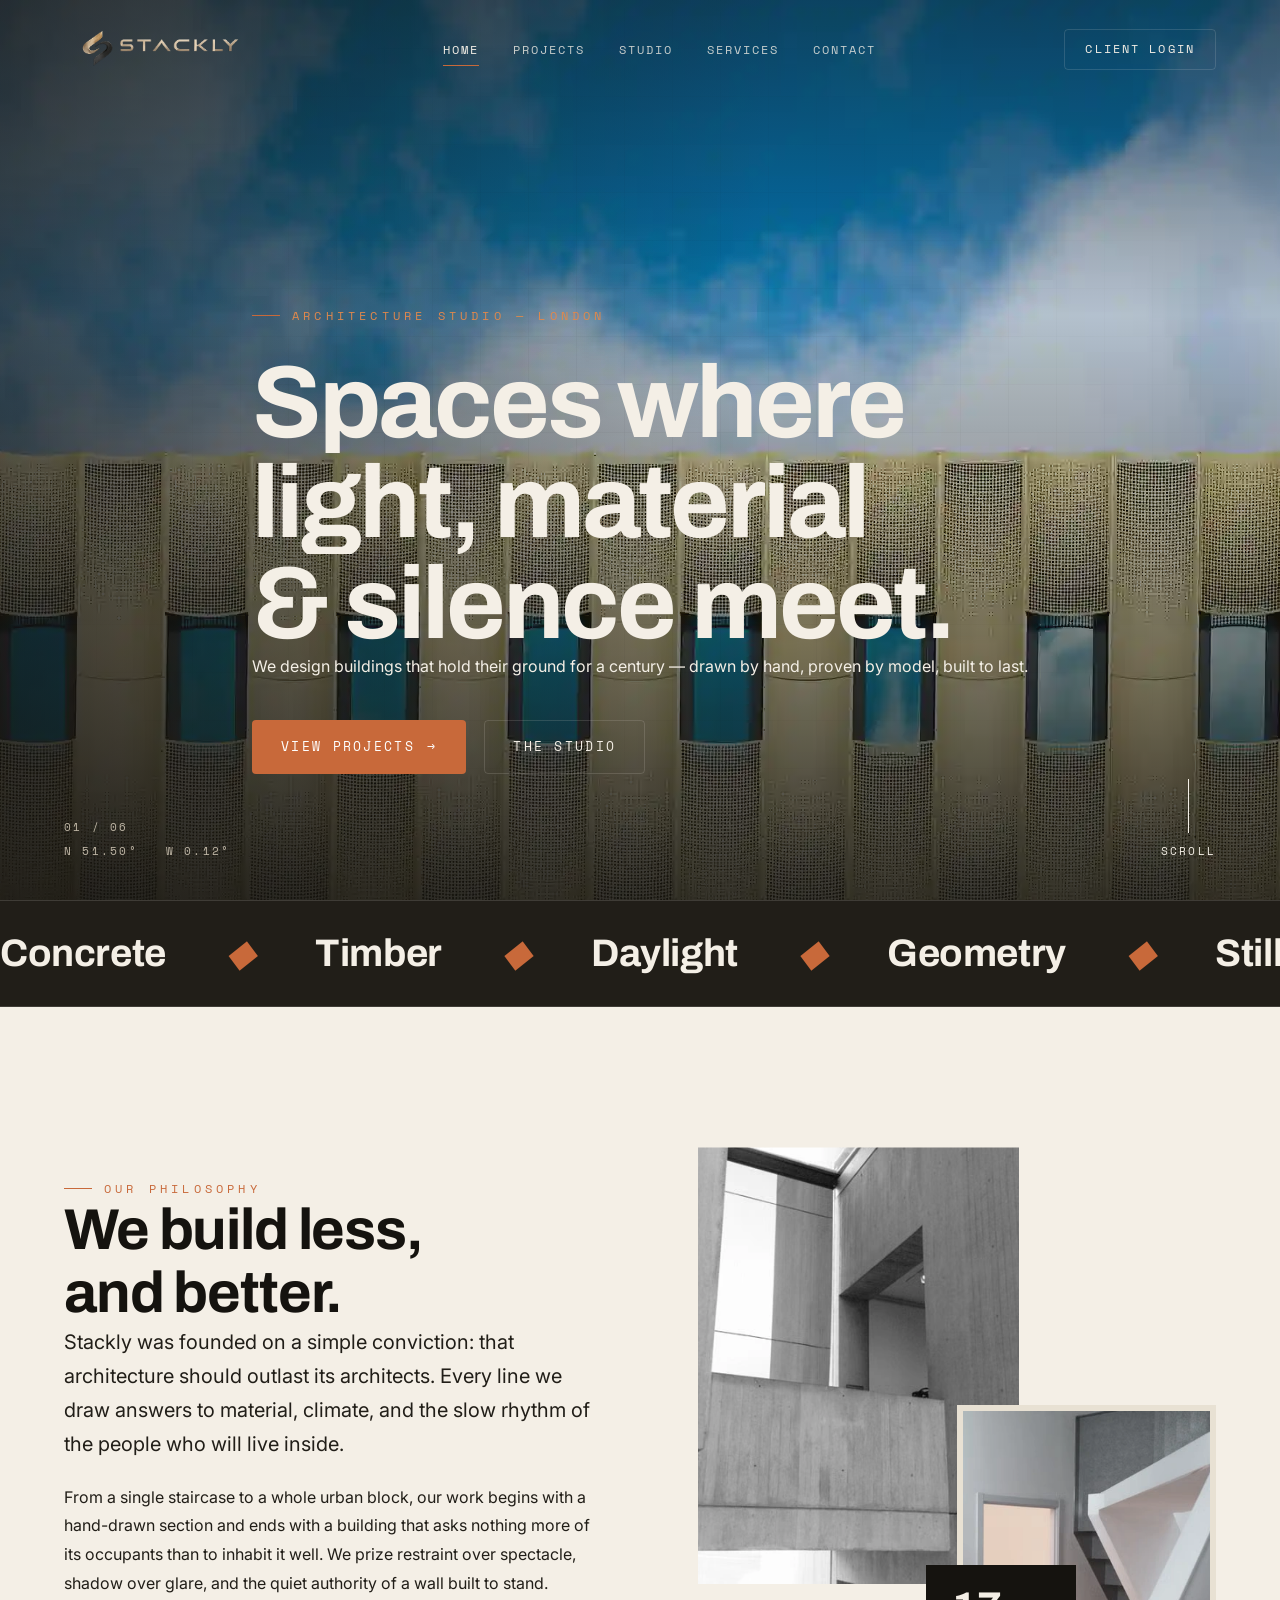
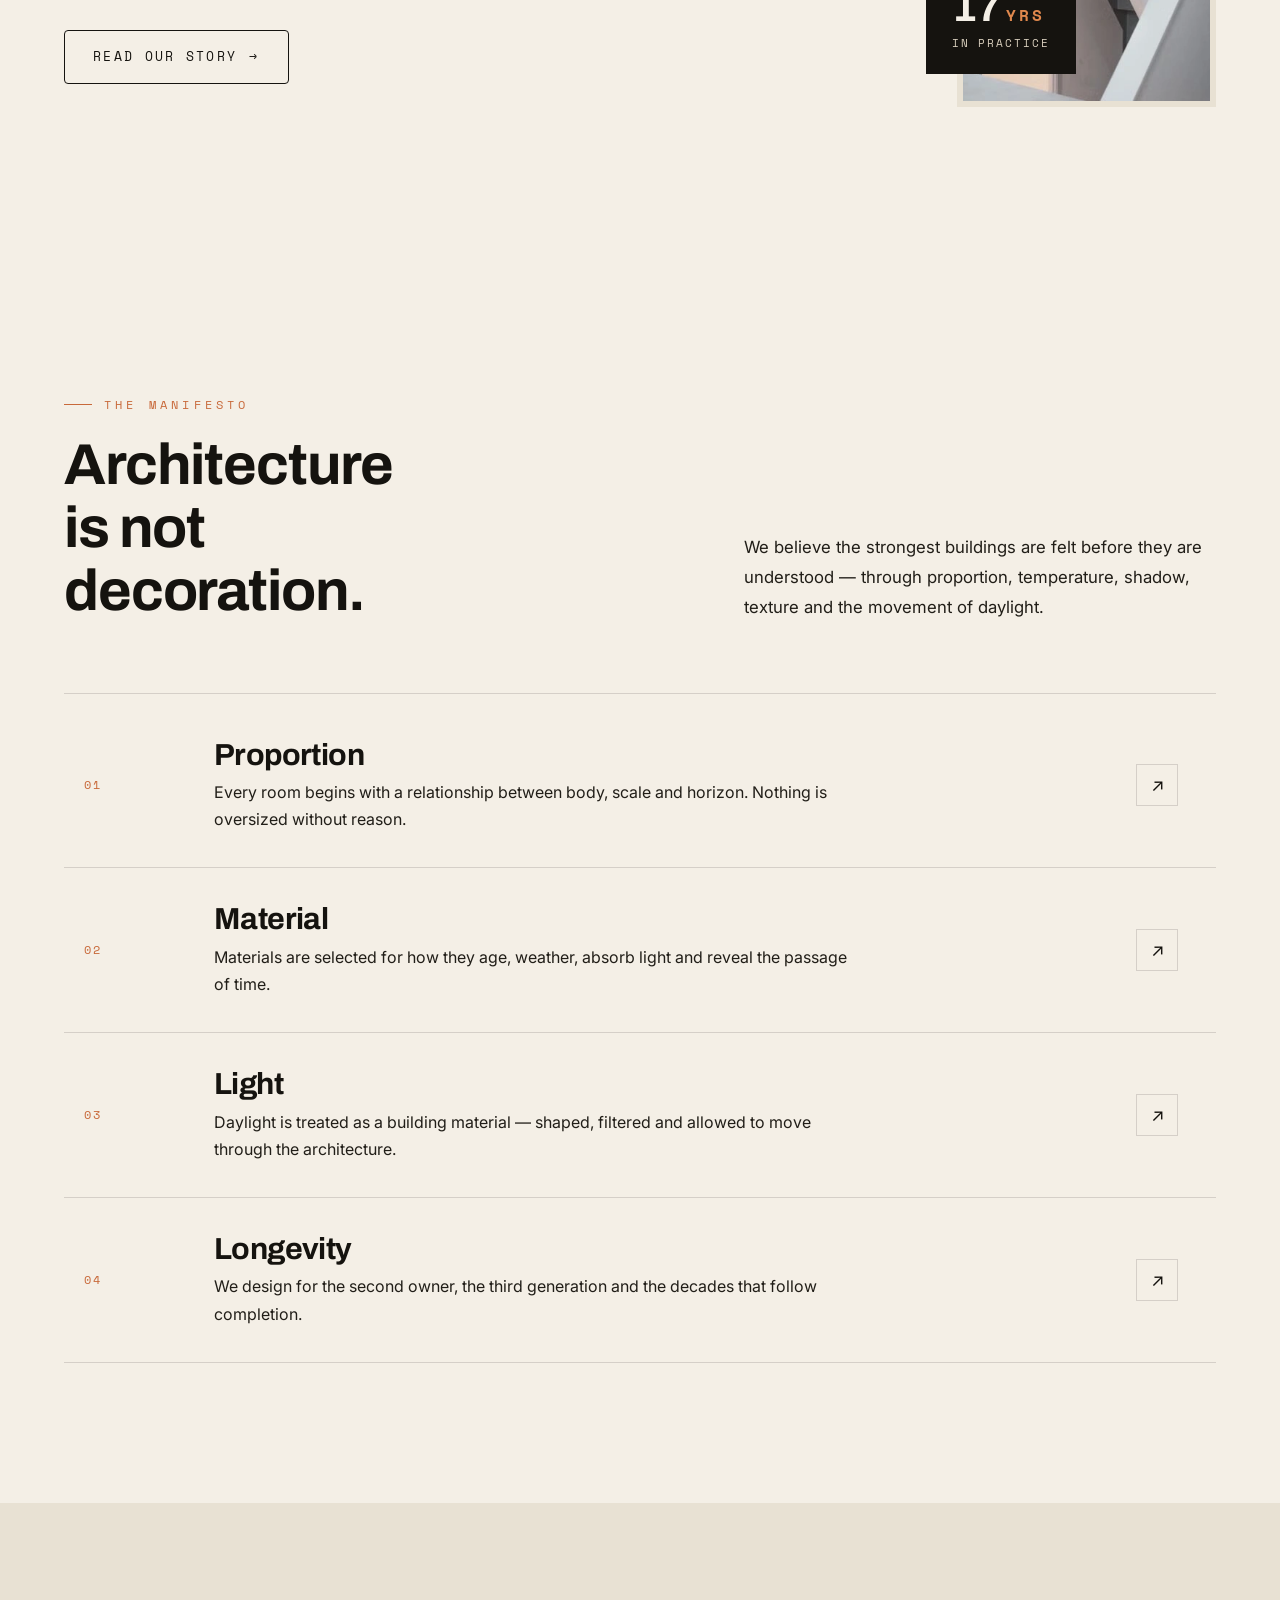
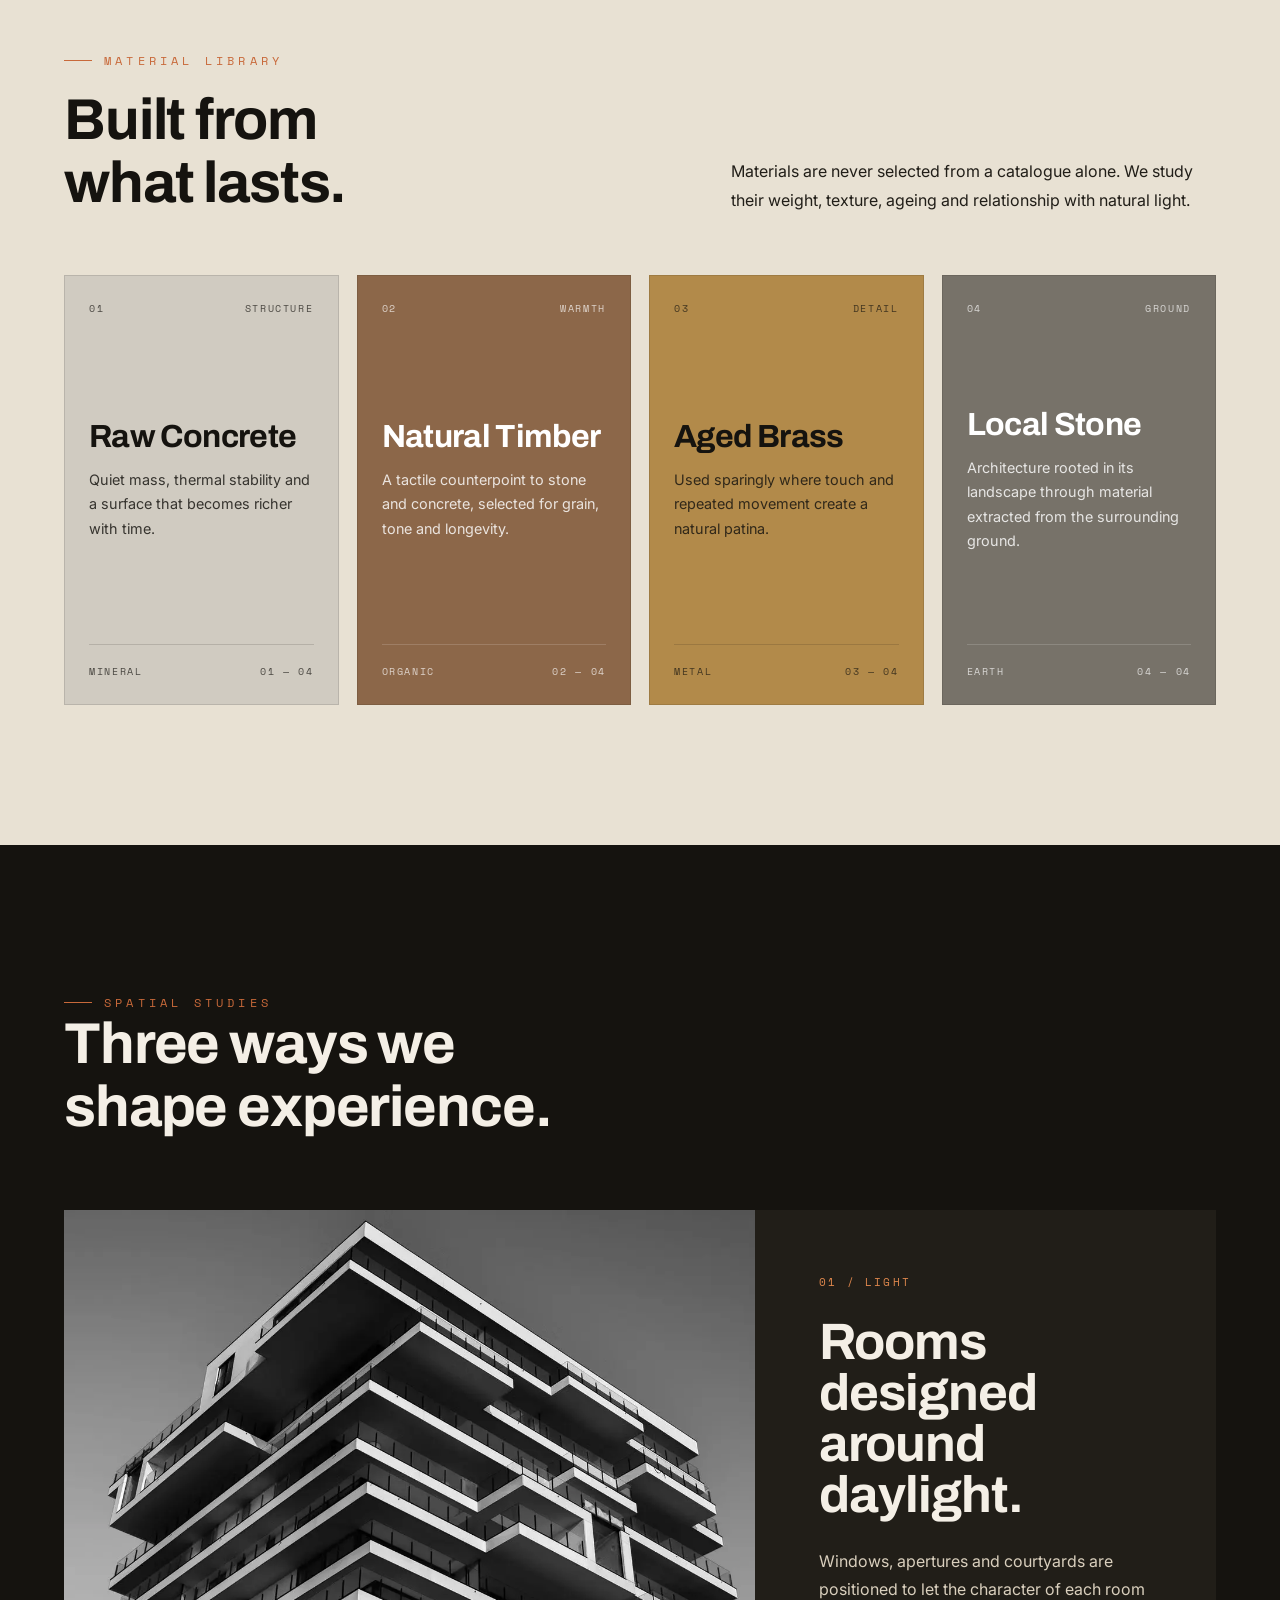
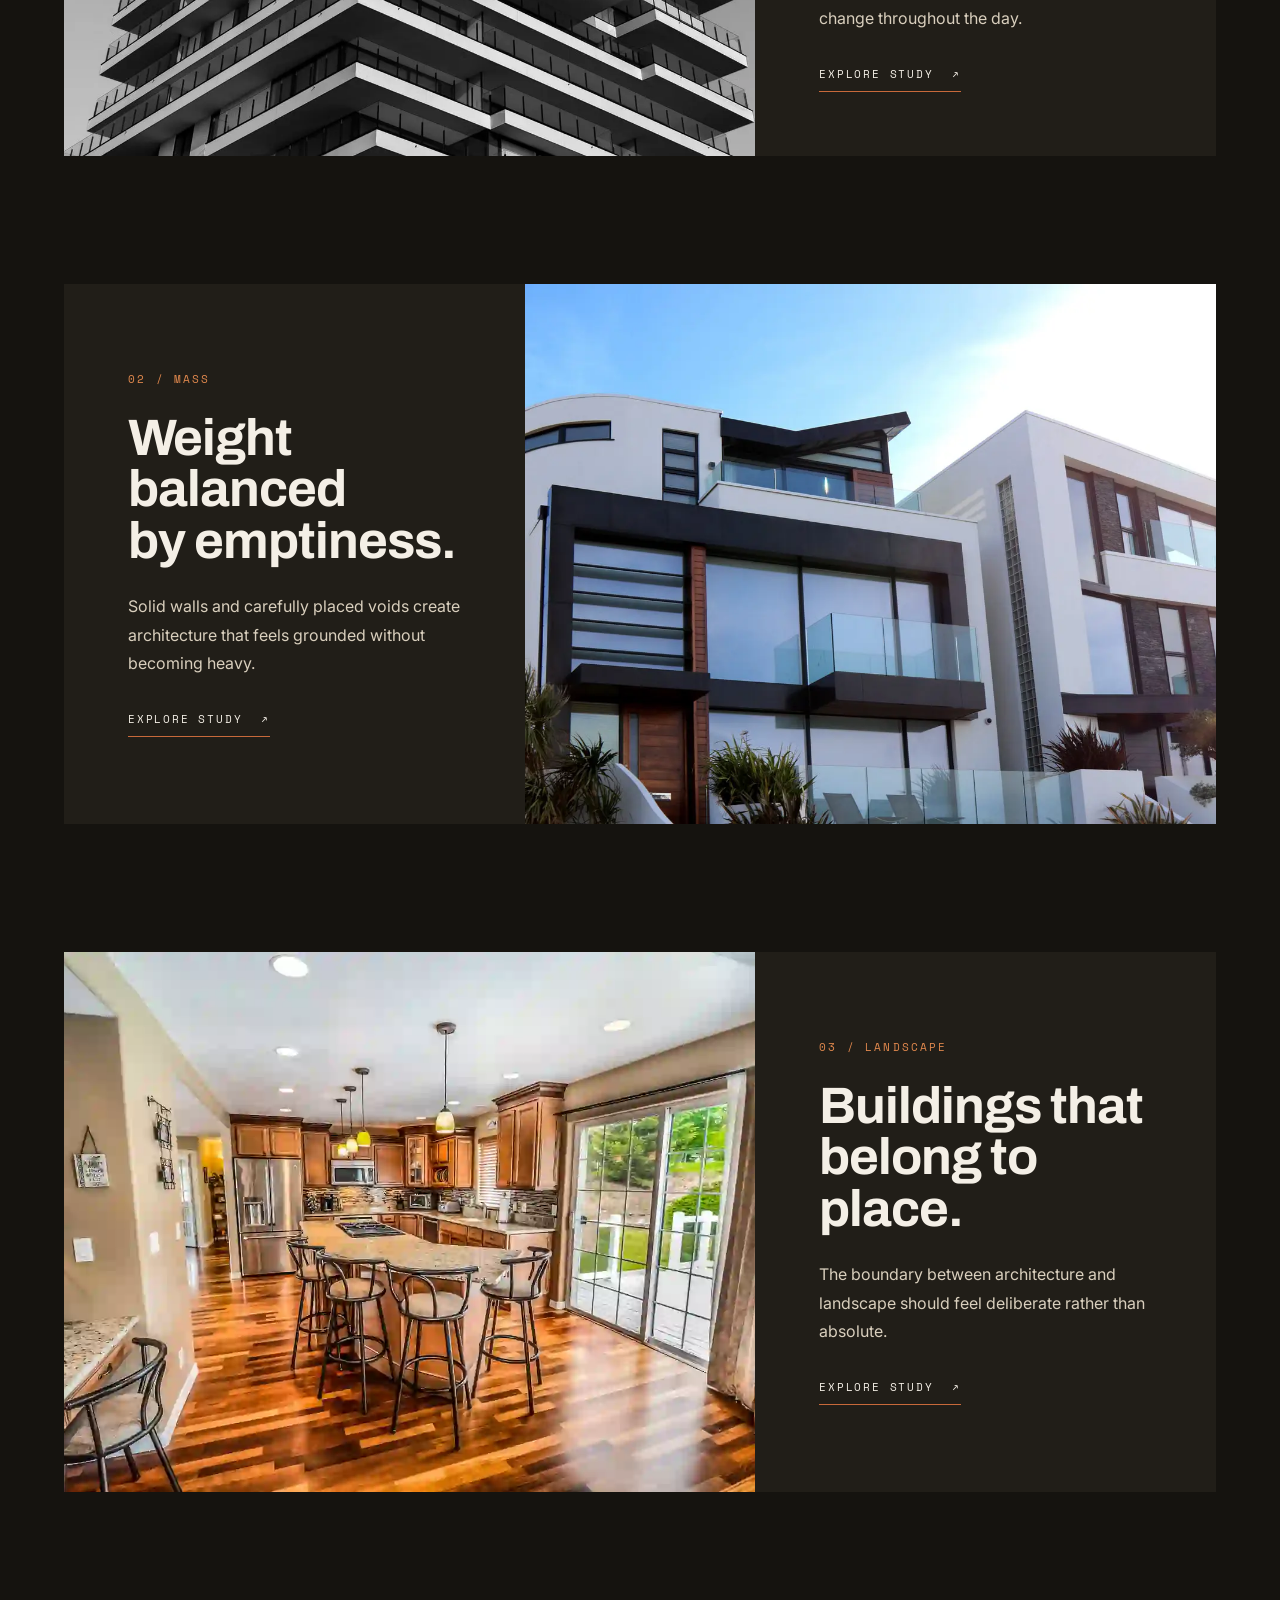
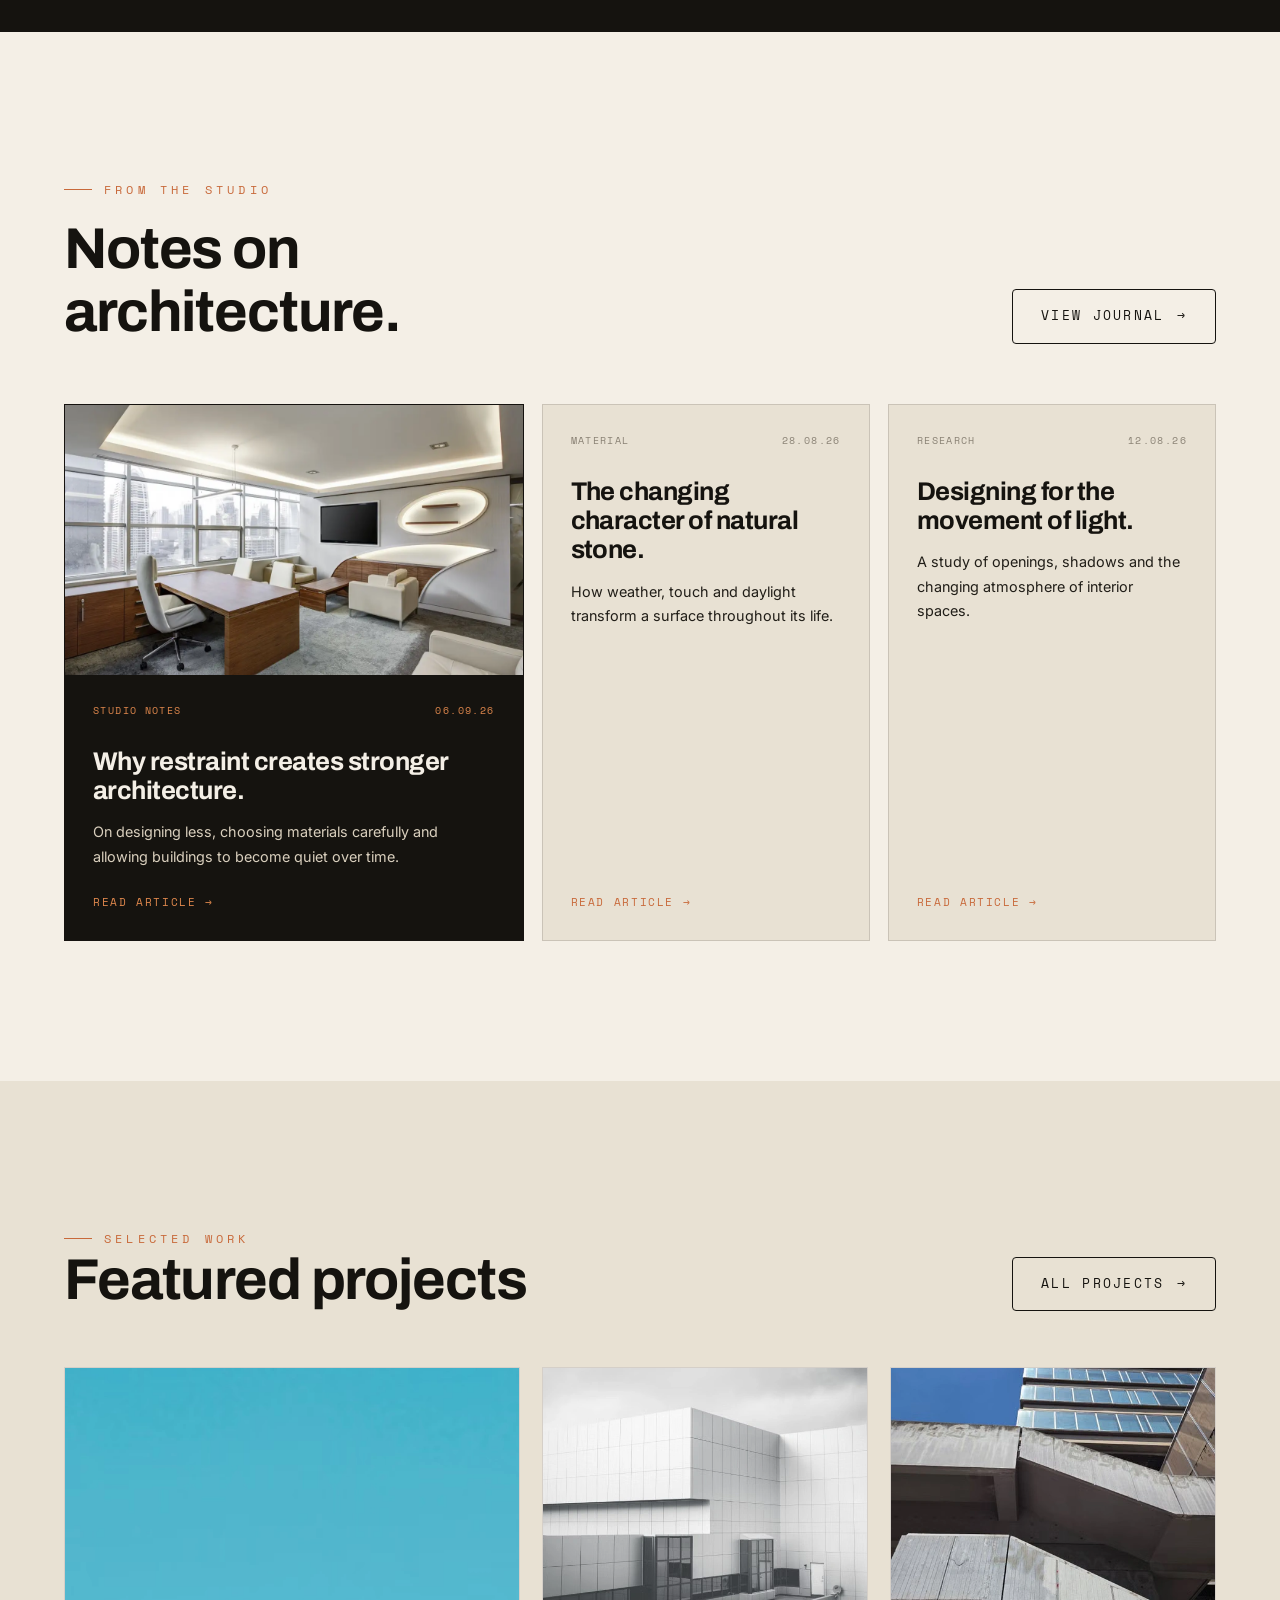
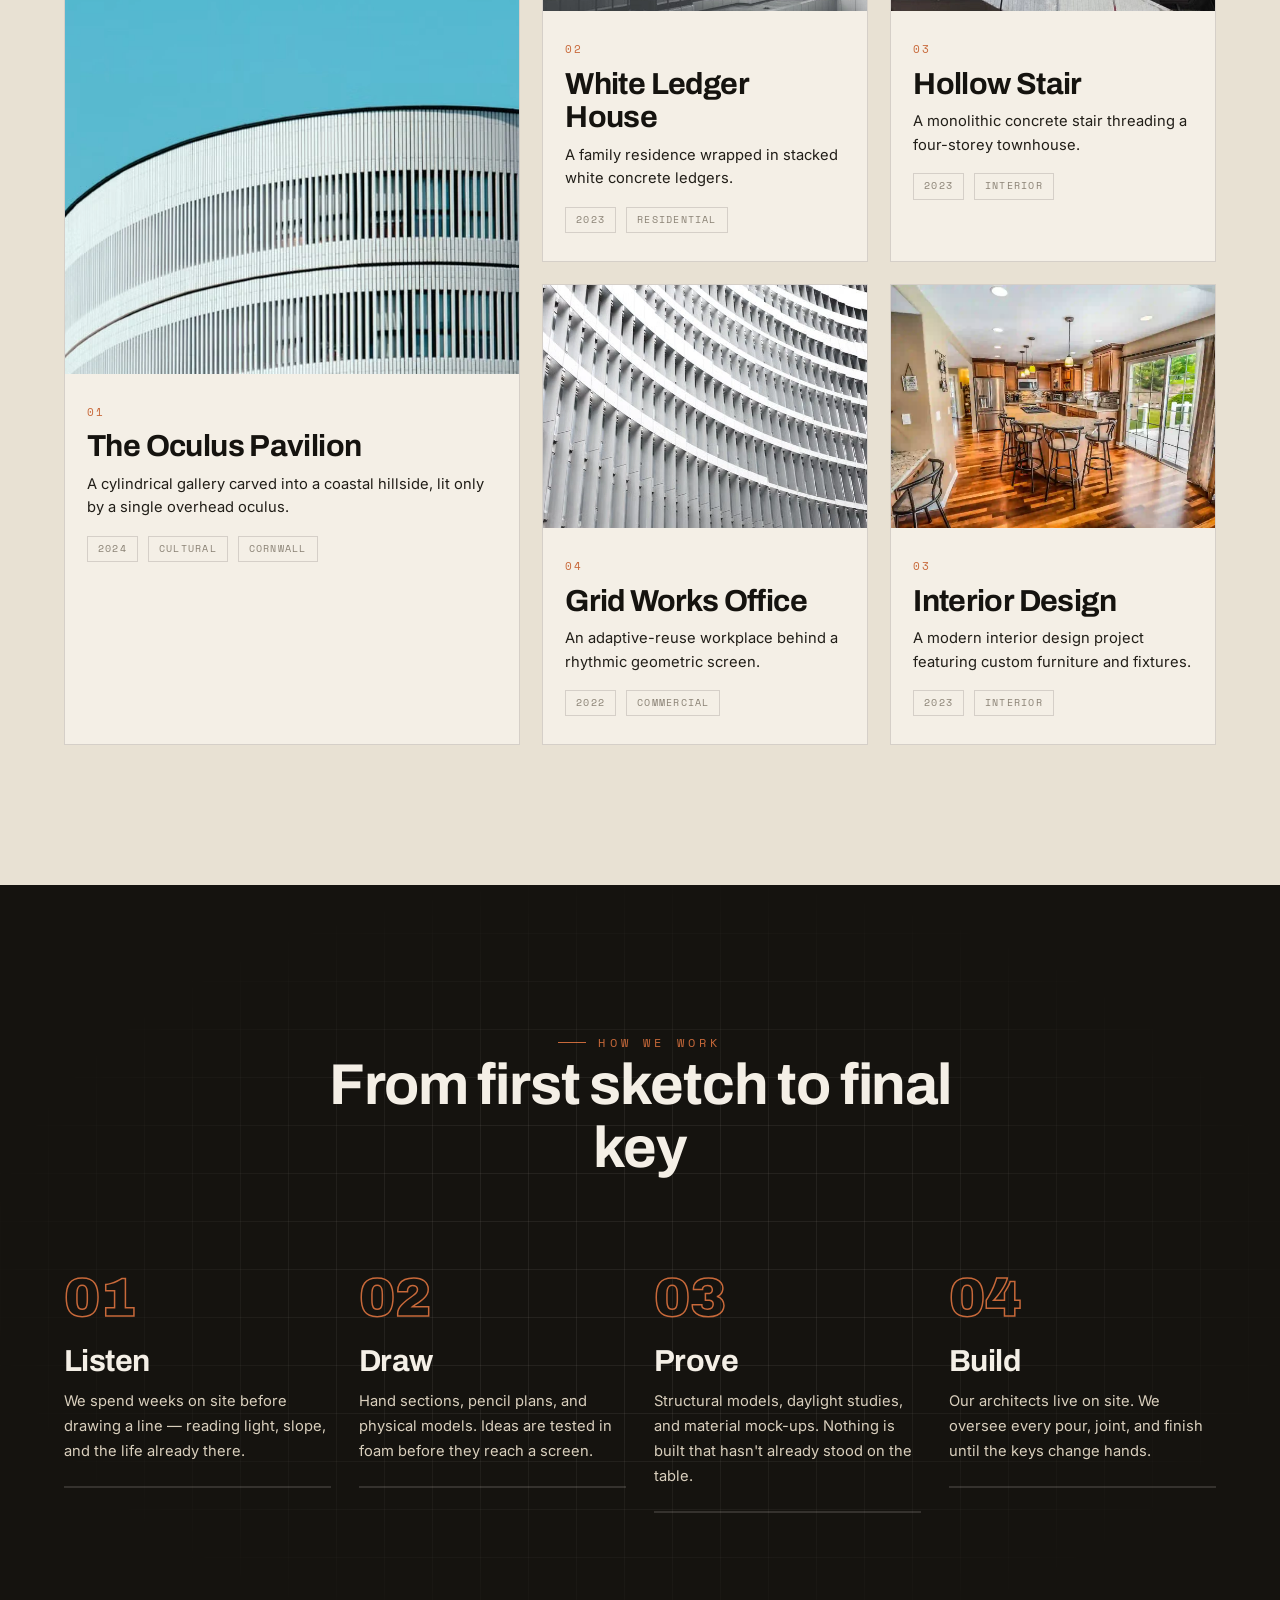
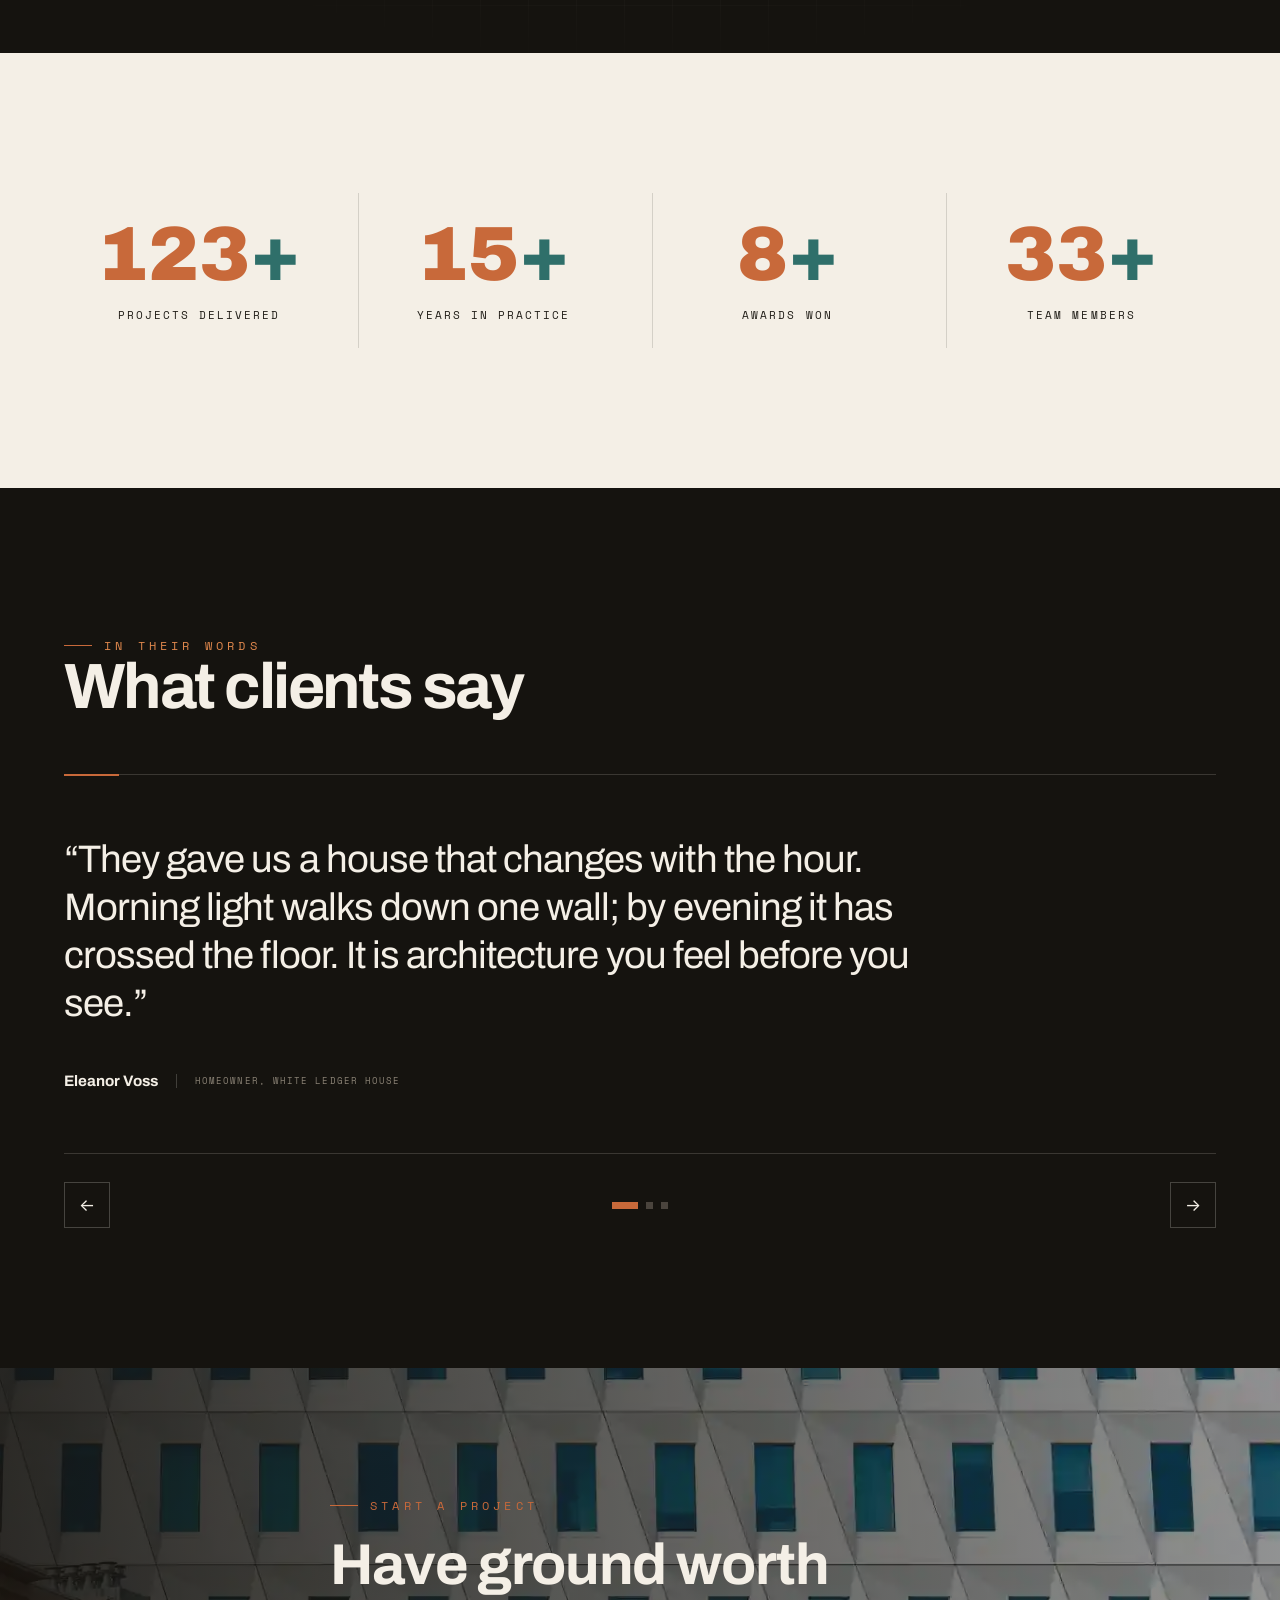
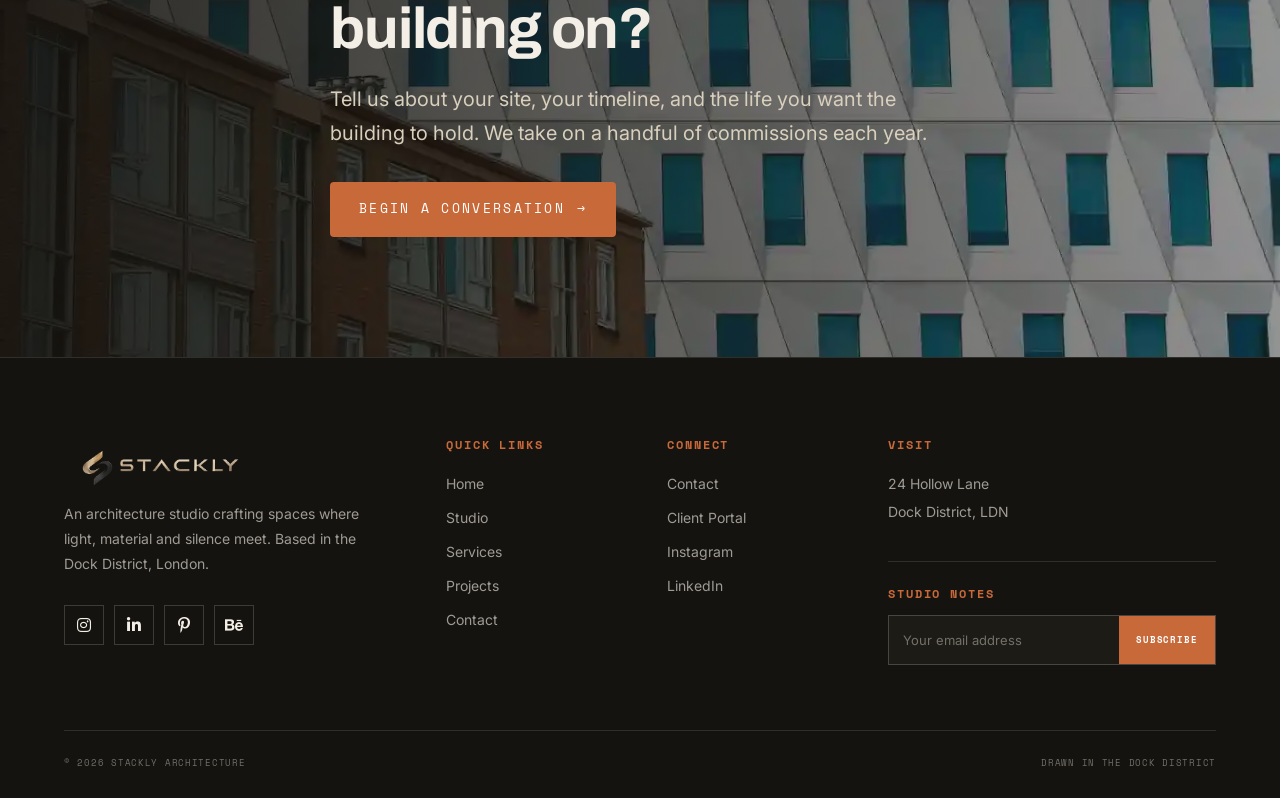
<file: index.html>
<!DOCTYPE html>
<html lang="en">
<head>
<meta charset="UTF-8" />
<meta name="viewport" content="width=device-width, initial-scale=1.0" />
<title>Stackly  — Architecture Studio</title>
<meta name="description" content="Stackly  is an architecture studio crafting spaces where light, material and silence meet." />
<link rel="preconnect" href="https://fonts.googleapis.com" />
<link rel="preconnect" href="https://fonts.gstatic.com" crossorigin />
<link href="https://fonts.googleapis.com/css2?family=Archivo:wght@400;500;700;900&family=Inter:wght@300;400;500;600&family=Space+Mono:wght@400;700&display=swap" rel="stylesheet" />
<link rel="stylesheet" href="https://cdnjs.cloudflare.com/ajax/libs/font-awesome/6.5.2/css/all.min.css">
<link rel="stylesheet" href="css/theme.css" />
<link rel="stylesheet" href="css/home.css" />
</head>
<body>

<!-- ============ NAV ============ -->
<header class="topbar">
  <a href="index.html" class="brand">
    <img 
     src="images/logooi.webp" 
     alt="Stackly  Architecture"
     class="brand-logo"
    >
  </a>
  <nav class="nav-links">
    <a href="index.html">Home</a>
    <a href="projects.html">Projects</a>
    <a href="studio.html">Studio</a>
    <a href="services.html">Services</a>
    <a href="contact.html">Contact</a>
  </nav>
  <div class="nav-right">
    <a href="login.html" class="login-link">Client Login</a>
    <button class="menu-toggle" aria-label="Open menu"><span></span><span></span><span></span></button>
  </div>
</header>
<div class="menu-backdrop"></div>
<aside class="mobile-menu" aria-label="Mobile menu">
  <p class="m-label">Menu</p>
  <nav>
    <a href="index.html" class="is-active">Home <span class="num">01</span></a>
    <a href="projects.html">Projects <span class="num">02</span></a>
    <a href="studio.html">Studio <span class="num">03</span></a>
    <a href="services.html">Services <span class="num">04</span></a>
    <a href="contact.html">Contact <span class="num">05</span></a>
  </nav>
  <div class="m-foot">
    <a href="login.html" class="btn login-btn">Client Login</a>
    <div class="m-contact">
      24 Hollow Lane, Dock District<br />
      hello&#64;Stackly.studio<br />
      +44 20 7946 0123
    </div>
  </div>
</aside>

<!-- ============ 1 · HERO ============ -->
<section class="hero" id="top">
  <div class="hero-media">
    <img src="images/home1.webp" alt="Contemporary architectural facade against blue sky" />
    <div class="hero-veil"></div>
  </div>
  <div class="blueprint-bg"></div>
  <div class="container hero-inner">
    <p class="eyebrow hero-eyebrow">Architecture Studio — London</p>
    <h1 class="hero-title">
      <span class="line"><span>Spaces where</span></span>
      <span class="line"><span>light, material</span></span>
      <span class="line"><span>&amp; silence meet.</span></span>
    </h1>
    <p class="hero-sub">We design buildings that hold their ground for a century — drawn by hand, proven by model, built to last.</p>
    <div class="hero-cta">
      <a href="error.html" class="btn btn-solid">View Projects <span class="arrow">&rarr;</span></a>
      <a href="error.html" class="btn btn-ghost-paper">The Studio</a>
    </div>
  </div>
  <a href="#intro" class="scroll-cue" aria-label="Scroll down">
    <span class="scroll-line"></span>
    <span class="scroll-txt">Scroll</span>
  </a>
  <div class="hero-meta">
    <span>01 / 06</span>
    <span>N 51.50° &nbsp; W 0.12°</span>
  </div>
</section>

<!-- ============ 2 · MARQUEE ============ -->
<div class="marquee">
  <div class="marquee-track">
    <span>Concrete <i class="dot">◆</i> Timber <i class="dot">◆</i> Daylight <i class="dot">◆</i> Geometry <i class="dot">◆</i> Stillness <i class="dot">◆</i> Craft <i class="dot">◆</i></span>
    <span>Concrete <i class="dot">◆</i> Timber <i class="dot">◆</i> Daylight <i class="dot">◆</i> Geometry <i class="dot">◆</i> Stillness <i class="dot">◆</i> Craft <i class="dot">◆</i></span>
  </div>
</div>

<!-- ============ 3 · INTRO / PHILOSOPHY ============ -->
<section class="intro section-pad" id="intro">
  <div class="container intro-grid">
    <div class="intro-text reveal">
      <p class="eyebrow">Our Philosophy</p>
      <h2>We build less, and&nbsp;better.</h2>
      <p class="lead">Stackly  was founded on a simple conviction: that architecture should outlast its architects. Every line we draw answers to material, climate, and the slow rhythm of the people who will live inside.</p>
      <p class="intro-body">From a single staircase to a whole urban block, our work begins with a hand-drawn section and ends with a building that asks nothing more of its occupants than to inhabit it well. We prize restraint over spectacle, shadow over glare, and the quiet authority of a wall built to stand.</p>
      <a href="error.html" class="btn btn-outline btn-dark">Read our story <span class="arrow">&rarr;</span></a>
    </div>
    <div class="intro-visual reveal">
      <div class="intro-img-a"><img src="images/project1.webp" alt="Minimalist concrete structure" /></div>
      <div class="intro-img-b"><img src="images/project2.webp" alt="Geometric architecture interior" /></div>
      <div class="intro-stat">
        <strong>17<span>yrs</span></strong>
        <span>in practice</span>
      </div>
    </div>
  </div>
</section>

<!-- ============================================================
     4 · ARCHITECTURE MANIFESTO
     ============================================================ -->
<section class="manifesto section-pad" id="manifesto">
  <div class="container">

    <div class="manifesto-top reveal">
      <div>
        <p class="eyebrow">The Manifesto</p>
        <h2>Architecture is not<br>decoration.</h2>
      </div>

      <p class="manifesto-intro">
        We believe the strongest buildings are felt before they
        are understood — through proportion, temperature, shadow,
        texture and the movement of daylight.
      </p>
    </div>

    <div class="manifesto-list reveal-stagger">

      <article class="manifesto-item">
        <span class="manifesto-number">01</span>
        <div>
          <h3>Proportion</h3>
          <p>
            Every room begins with a relationship between body,
            scale and horizon. Nothing is oversized without reason.
          </p>
        </div>
        <span class="manifesto-arrow">↗</span>
      </article>

      <article class="manifesto-item">
        <span class="manifesto-number">02</span>
        <div>
          <h3>Material</h3>
          <p>
            Materials are selected for how they age, weather,
            absorb light and reveal the passage of time.
          </p>
        </div>
        <span class="manifesto-arrow">↗</span>
      </article>

      <article class="manifesto-item">
        <span class="manifesto-number">03</span>
        <div>
          <h3>Light</h3>
          <p>
            Daylight is treated as a building material — shaped,
            filtered and allowed to move through the architecture.
          </p>
        </div>
        <span class="manifesto-arrow">↗</span>
      </article>

      <article class="manifesto-item">
        <span class="manifesto-number">04</span>
        <div>
          <h3>Longevity</h3>
          <p>
            We design for the second owner, the third generation
            and the decades that follow completion.
          </p>
        </div>
        <span class="manifesto-arrow">↗</span>
      </article>

    </div>

  </div>
</section>

<!-- ============================================================
     6 · MATERIAL LIBRARY
     ============================================================ -->
<section class="materials section-pad bg-sand" id="materials">
  <div class="container">

    <div class="materials-head reveal">
      <div>
        <p class="eyebrow">Material Library</p>
        <h2>Built from<br>what lasts.</h2>
      </div>

      <p>
        Materials are never selected from a catalogue alone.
        We study their weight, texture, ageing and relationship
        with natural light.
      </p>
    </div>

    <div class="material-grid reveal-stagger">

      <article class="material-card material-concrete">
        <div class="material-card-top">
          <span>01</span>
          <span>Structure</span>
        </div>

        <div class="material-card-content">
          <h3>Raw Concrete</h3>
          <p>
            Quiet mass, thermal stability and a surface that
            becomes richer with time.
          </p>
        </div>

        <div class="material-card-foot">
          <span>Mineral</span>
          <span>01 — 04</span>
        </div>
      </article>

      <article class="material-card material-timber">
        <div class="material-card-top">
          <span>02</span>
          <span>Warmth</span>
        </div>

        <div class="material-card-content">
          <h3>Natural Timber</h3>
          <p>
            A tactile counterpoint to stone and concrete,
            selected for grain, tone and longevity.
          </p>
        </div>

        <div class="material-card-foot">
          <span>Organic</span>
          <span>02 — 04</span>
        </div>
      </article>

      <article class="material-card material-brass">
        <div class="material-card-top">
          <span>03</span>
          <span>Detail</span>
        </div>

        <div class="material-card-content">
          <h3>Aged Brass</h3>
          <p>
            Used sparingly where touch and repeated movement
            create a natural patina.
          </p>
        </div>

        <div class="material-card-foot">
          <span>Metal</span>
          <span>03 — 04</span>
        </div>
      </article>

      <article class="material-card material-stone">
        <div class="material-card-top">
          <span>04</span>
          <span>Ground</span>
        </div>

        <div class="material-card-content">
          <h3>Local Stone</h3>
          <p>
            Architecture rooted in its landscape through
            material extracted from the surrounding ground.
          </p>
        </div>

        <div class="material-card-foot">
          <span>Earth</span>
          <span>04 — 04</span>
        </div>
      </article>

    </div>

  </div>
</section>

<!-- ============================================================
     8 · SPATIAL STUDIES
     ============================================================ -->
<section class="studies section-pad bg-ink" id="studies">

  <div class="container">

    <div class="section-head reveal">
      <p class="eyebrow">Spatial Studies</p>
      <h2>Three ways we<br>shape experience.</h2>
    </div>

    <div class="study-list">

      <article class="study reveal">
        <div class="study-image">
          <img
            src="images/building1.webp"
            alt="Architectural interior with natural light"
          >
        </div>

        <div class="study-content">
          <span class="study-number">01 / Light</span>
          <h3>Rooms designed<br>around daylight.</h3>
          <p>
            Windows, apertures and courtyards are positioned
            to let the character of each room change throughout
            the day.
          </p>
          <a href="error.html" class="study-link">
            Explore study <span>↗</span>
          </a>
        </div>
      </article>

      <article class="study study-reverse reveal">
        <div class="study-image">
          <img
            src="images/building2.webp"
            alt="Minimal architecture and concrete surfaces"
          >
        </div>

        <div class="study-content">
          <span class="study-number">02 / Mass</span>
          <h3>Weight balanced<br>by emptiness.</h3>
          <p>
            Solid walls and carefully placed voids create
            architecture that feels grounded without becoming heavy.
          </p>
          <a href="error.html" class="study-link">
            Explore study <span>↗</span>
          </a>
        </div>
      </article>

      <article class="study reveal">
        <div class="study-image">
          <img
            src="images/iinterior1.webp"
            alt="Modern architecture viewed through trees"
          >
        </div>

        <div class="study-content">
          <span class="study-number">03 / Landscape</span>
          <h3>Buildings that<br>belong to place.</h3>
          <p>
            The boundary between architecture and landscape
            should feel deliberate rather than absolute.
          </p>
          <a href="error.html" class="study-link">
            Explore study <span>↗</span>
          </a>
        </div>
      </article>

    </div>

  </div>
</section>

<!-- ============================================================
     10 · JOURNAL
     ============================================================ -->
<section class="journal section-pad" id="journal">

  <div class="container">

    <div class="journal-head reveal">
      <div>
        <p class="eyebrow">From the Studio</p>
        <h2>Notes on<br>architecture.</h2>
      </div>

      <a href="error.html" class="btn btn-outline btn-dark">
        View journal <span class="arrow">&rarr;</span>
      </a>
    </div>

    <div class="journal-grid reveal-stagger">

      <article class="journal-card journal-feature">
        <div class="journal-image">
          <img
            src="images/studio.webp"
            alt="Architect working in studio"
          >
        </div>

        <div class="journal-body">
          <div class="journal-meta">
            <span>Studio Notes</span>
            <span>06.09.26</span>
          </div>

          <h3>
            Why restraint creates stronger architecture.
          </h3>

          <p>
            On designing less, choosing materials carefully
            and allowing buildings to become quiet over time.
          </p>

          <a href="error.html" class="journal-link">
            Read article →
          </a>
        </div>
      </article>


      <article class="journal-card">
        <div class="journal-body">
          <div class="journal-meta">
            <span>Material</span>
            <span>28.08.26</span>
          </div>

          <h3>
            The changing character of natural stone.
          </h3>

          <p>
            How weather, touch and daylight transform a surface
            throughout its life.
          </p>

          <a href="error.html" class="journal-link">
            Read article →
          </a>
        </div>
      </article>


      <article class="journal-card">
        <div class="journal-body">
          <div class="journal-meta">
            <span>Research</span>
            <span>12.08.26</span>
          </div>

          <h3>
            Designing for the movement of light.
          </h3>

          <p>
            A study of openings, shadows and the changing
            atmosphere of interior spaces.
          </p>

          <a href="error.html" class="journal-link">
            Read article →
          </a>
        </div>
      </article>

    </div>

  </div>
</section>

<!-- ============ 4 · FEATURED PROJECTS ============ -->
<section class="featured section-pad bg-sand" id="featured">
  <div class="container">
    <div class="featured-head reveal">
      <div>
        <p class="eyebrow">Selected Work</p>
        <h2>Featured projects</h2>
      </div>
      <a href="error.html" class="btn btn-outline btn-dark">All projects <span class="arrow">&rarr;</span></a>
    </div>

    <div class="proj-grid reveal-stagger">
      <article class="proj-card proj-lg">
        <div class="proj-img"><img src="images/project3.webp" alt="Cylindrical minimalist building" /></div>
        <div class="proj-body">
          <span class="proj-no">01</span>
          <h3>The Oculus Pavilion</h3>
          <p>A cylindrical gallery carved into a coastal hillside, lit only by a single overhead oculus.</p>
          <div class="proj-tags"><span>2024</span><span>Cultural</span><span>Cornwall</span></div>
        </div>
      </article>

      <article class="proj-card">
        <div class="proj-img"><img src="images/project4.webp" alt="White panel facade" /></div>
        <div class="proj-body">
          <span class="proj-no">02</span>
          <h3>White Ledger House</h3>
          <p>A family residence wrapped in stacked white concrete ledgers.</p>
          <div class="proj-tags"><span>2023</span><span>Residential</span></div>
        </div>
      </article>

      <article class="proj-card">
        <div class="proj-img"><img src="images/project5.webp" alt="Concrete staircase" /></div>
        <div class="proj-body">
          <span class="proj-no">03</span>
          <h3>Hollow Stair</h3>
          <p>A monolithic concrete stair threading a four-storey townhouse.</p>
          <div class="proj-tags"><span>2023</span><span>Interior</span></div>
        </div>
      </article>

      <article class="proj-card">
        <div class="proj-img"><img src="images/project6.webp" alt="Geometric facade" /></div>
        <div class="proj-body">
          <span class="proj-no">04</span>
          <h3>Grid Works Office</h3>
          <p>An adaptive-reuse workplace behind a rhythmic geometric screen.</p>
          <div class="proj-tags"><span>2022</span><span>Commercial</span></div>
        </div>
      </article>

      <article class="proj-card">
        <div class="proj-img"><img src="images/iinterior1.webp" alt="Concrete staircase" /></div>
        <div class="proj-body">
          <span class="proj-no">03</span>
          <h3>Interior Design</h3>
          <p>A modern interior design project featuring custom furniture and fixtures.</p>
          <div class="proj-tags"><span>2023</span><span>Interior</span></div>
        </div>
      </article>

    </div>
  </div>
</section>

<!-- ============ 5 · PROCESS ============ -->
<section class="process section-pad bg-ink" id="process">
  <div class="blueprint-bg"></div>
  <div class="container">
    <div class="section-head center reveal">
      <p class="eyebrow">How we work</p>
      <h2>From first sketch to final key</h2>
    </div>
    <div class="process-grid reveal-stagger">
      <div class="step">
        <span class="step-no">01</span>
        <h3>Listen</h3>
        <p>We spend weeks on site before drawing a line — reading light, slope, and the life already there.</p>
        <div class="step-bar"><i></i></div>
      </div>
      <div class="step">
        <span class="step-no">02</span>
        <h3>Draw</h3>
        <p>Hand sections, pencil plans, and physical models. Ideas are tested in foam before they reach a screen.</p>
        <div class="step-bar"><i></i></div>
      </div>
      <div class="step">
        <span class="step-no">03</span>
        <h3>Prove</h3>
        <p>Structural models, daylight studies, and material mock-ups. Nothing is built that hasn't already stood on the table.</p>
        <div class="step-bar"><i></i></div>
      </div>
      <div class="step">
        <span class="step-no">04</span>
        <h3>Build</h3>
        <p>Our architects live on site. We oversee every pour, joint, and finish until the keys change hands.</p>
        <div class="step-bar"><i></i></div>
      </div>
    </div>
  </div>
</section>

<!-- ============ 6 · STATS ============ -->
<section class="stats section-pad bg-paper" id="stats">
  <div class="container stats-grid reveal-stagger">
    <div class="stat">
      <strong data-count="142">0</strong>
      <span>Projects delivered</span>
    </div>
    <div class="stat">
      <strong data-count="17">0</strong>
      <span>Years in practice</span>
    </div>
    <div class="stat">
      <strong data-count="9">0</strong>
      <span>Awards won</span>
    </div>
    <div class="stat">
      <strong data-count="38">0</strong>
      <span>Team members</span>
    </div>
  </div>
</section>

<!-- ============ 7 · TESTIMONIALS ============ -->
<section class="quotes section-pad bg-ink-2" id="quotes">
  <div class="container">
    <div class="section-head reveal">
      <p class="eyebrow">In their words</p>
      <h2>What clients say</h2>
    </div>
    <div class="quote-stage reveal">
      <div class="quote-track" id="quoteTrack">
        <figure class="quote">
          <blockquote>“They gave us a house that changes with the hour. Morning light walks down one wall; by evening it has crossed the floor. It is architecture you feel before you see.”</blockquote>
          <figcaption><strong>Eleanor Voss</strong><span>Homeowner, White Ledger House</span></figcaption>
        </figure>
        <figure class="quote">
          <blockquote>“Stackly  treated our gallery as a problem of silence — how to make a room quiet enough for art to speak. The result is the most-respected space we have ever opened.”</blockquote>
          <figcaption><strong>Marcus Lindqvist</strong><span>Director, The Oculus Pavilion</span></figcaption>
        </figure>
        <figure class="quote">
          <blockquote>“The stair they built for us is the heart of the house. Guests stop talking when they reach it. That is what good architecture does — it pauses people.”</blockquote>
          <figcaption><strong>Priya Anand</strong><span>Client, Hollow Stair</span></figcaption>
        </figure>

      </div>

      

      <div class="quote-nav">
        <button class="q-prev" aria-label="Previous">&larr;</button>
        <div class="q-dots" id="qDots"></div>
        <button class="q-next" aria-label="Next">&rarr;</button>
      </div>
    </div>
  </div>
</section>

<!-- ============ 8 · CTA ============ -->
<section class="cta-band" id="cta">
  <div class="cta-img"><img src="images/building3.webp" alt="Urban facade with geometric windows" /></div>
  <div class="cta-veil"></div>
  <div class="container cta-inner reveal">
    <p class="eyebrow">Start a project</p>
    <h2>Have ground worth<br />building on?</h2>
    <p class="lead">Tell us about your site, your timeline, and the life you want the building to hold. We take on a handful of commissions each year.</p>
    <a href="error.html" class="btn btn-solid">Begin a conversation <span class="arrow">&rarr;</span></a>
  </div>
</section>

<!-- ============ FOOTER ============ -->
<footer class="site-footer">
  <div class="container">
    <div class="footer-grid">
      <div class="footer-brand">
        <a href="index.html" class="brand">
            <img 
             src="images/logooi.webp"
             alt="Stackly  Architecture"   
             class="brand-logo"
            >
        </a>
        <p>An architecture studio crafting spaces where light, material and silence meet. Based in the Dock District, London.</p>
        <div class="footer-social">
           <a href="#" aria-label="Instagram">
            <i class="fa-brands fa-instagram"></i>
           </a>

           <a href="#" aria-label="LinkedIn">
            <i class="fa-brands fa-linkedin-in"></i>
           </a>

           <a href="#" aria-label="Pinterest">
            <i class="fa-brands fa-pinterest-p"></i>
           </a>

           <a href="#" aria-label="Behance">
            <i class="fa-brands fa-behance"></i>
           </a>
        </div>
      </div>
      <div class="footer-col">
        <h4>Quick links</h4>
        <a href="index.html">Home</a>
        <a href="studio.html">Studio</a>
        <a href="services.html">Services</a>
        <a href="projects.html">Projects</a>
        <a href="contact.html">Contact</a>
      </div>
      <div class="footer-col">
        <h4>Connect</h4>
        <a href="error.html">Contact</a>
        <a href="error.html">Client Portal</a>
        <a href="error.html">Instagram</a>
        <a href="error.html">LinkedIn</a>
      </div>
      <div class="footer-col">
        <h4>Visit</h4>
        <li>24 Hollow Lane</li>
        <li>Dock District, LDN</li>
        <!-- <li>+44 20 7946 0123</li> -->

        <div class="footer-newsletter">
           <h4>Studio Notes</h4>

           <form class="newsletter-form">
              <input 
                type="email" 
                placeholder="Your email address"
                aria-label="Email address"
                required
               >

               <button type="submit">
                   Subscribe
               </button>
           </form>
        </div>

      </div>
    </div>

    

    <div class="footer-bottom">
      <span>© <span class="js-year">2026</span> Stackly  Architecture</span>
      <span>Drawn in the Dock District</span>
    </div>
  </div>
</footer>

<script src="js/theme.js"></script>
<script src="js/home.js"></script>
</body>
</html>
</file>
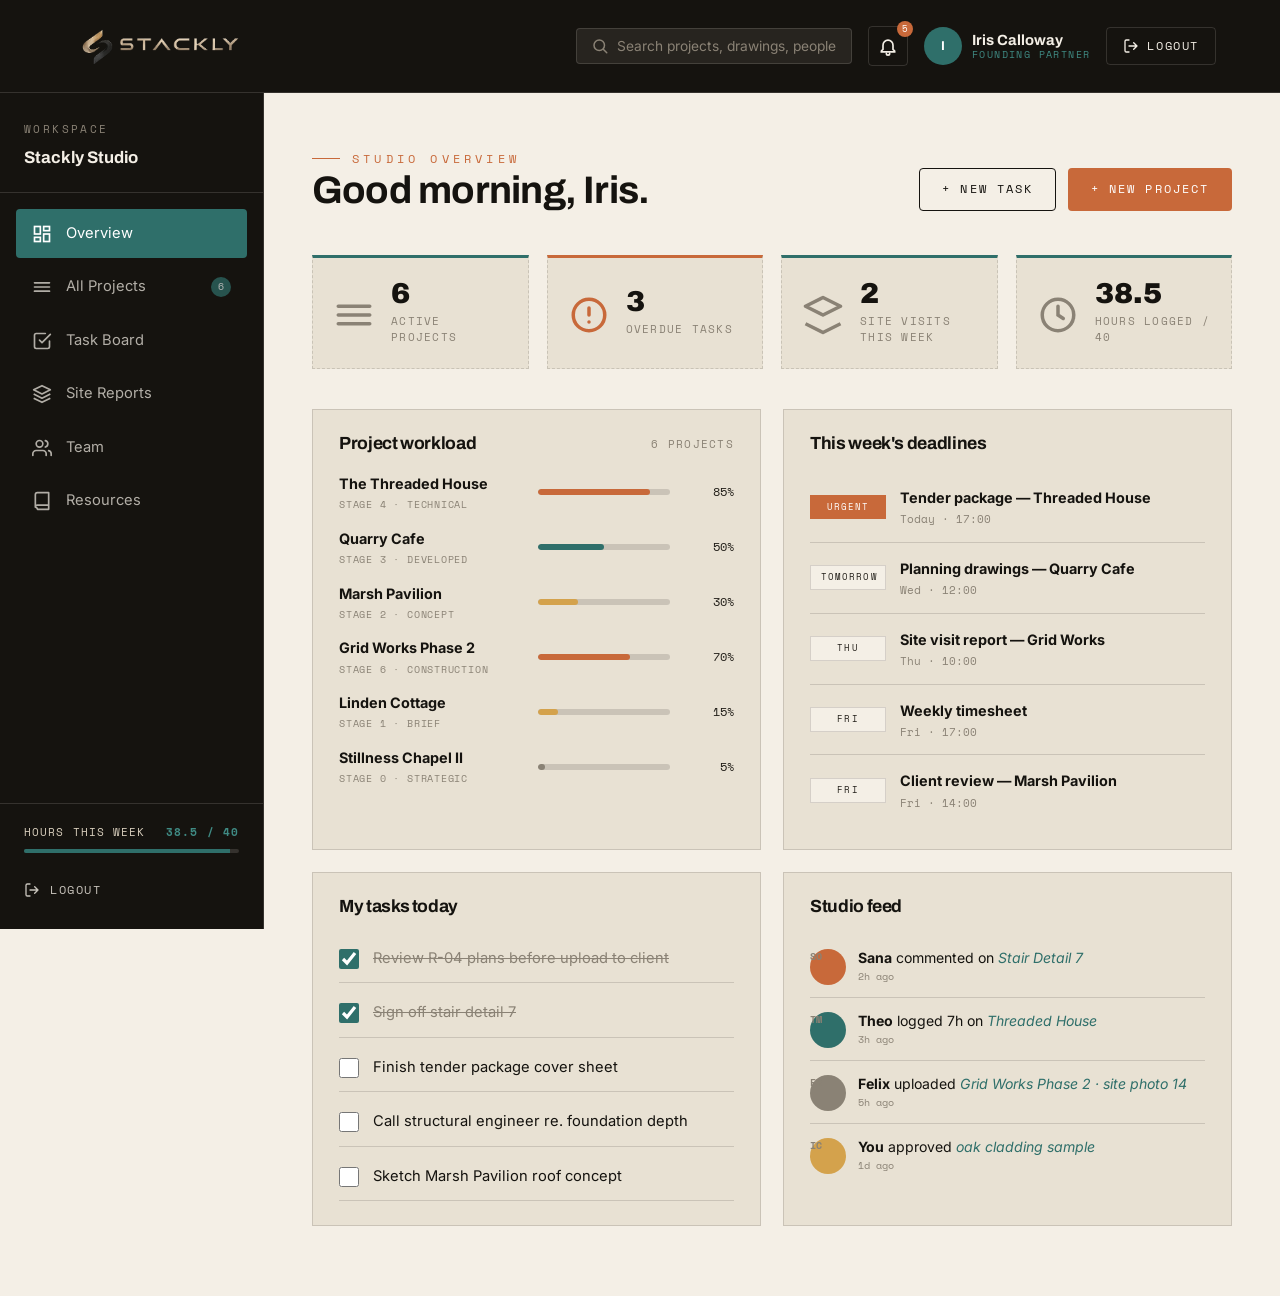
<file: architect-dashboard.html>
<!DOCTYPE html>
<html lang="en">
<head>
<meta charset="UTF-8" />
<meta name="viewport" content="width=device-width, initial-scale=1.0" />
<title>Architect Workspace — Stackly </title>
<meta name="description" content="Architect workspace for Stackly  — manage projects, tasks, site reports, team and studio resources." />
<link rel="preconnect" href="https://fonts.googleapis.com" />
<link rel="preconnect" href="https://fonts.gstatic.com" crossorigin />
<link href="https://fonts.googleapis.com/css2?family=Archivo:wght@400;500;700;900&family=Inter:wght@300;400;500;600&family=Space+Mono:wght@400;700&display=swap" rel="stylesheet" />
<link rel="stylesheet" href="css/theme.css" />
<link rel="stylesheet" href="css/architect.css" />
</head>
<body class="dash-body" data-role="architect">

<!-- ============ STICKY TOPBAR ============ -->
<header class="dash-topbar" id="dashTopbar">
  <button class="sidebar-toggle" id="sidebarToggle" aria-label="Toggle menu">
    <span></span><span></span><span></span>
  </button>
  <a href="index.html" class="brand">
    <img 
     src="images/logooi.webp" 
     alt="Stackly  Architecture"
     class="brand-logo"
    >
  </a>
  <div class="topbar-right">
    <div class="topbar-search">
      <svg viewBox="0 0 24 24"><circle cx="11" cy="11" r="7" fill="none" stroke="currentColor" stroke-width="2"/><path d="M21 21l-4.3-4.3" stroke="currentColor" stroke-width="2" stroke-linecap="round"/></svg>
      <input type="text" placeholder="Search projects, drawings, people…" id="globalSearch" />
    </div>
    <button class="icon-btn" aria-label="Notifications" id="notifBtn">
      <svg viewBox="0 0 24 24"><path d="M18 16v-5a6 6 0 10-12 0v5l-2 2v1h16v-1l-2-2zM10 21a2 2 0 004 0" fill="none" stroke="currentColor" stroke-width="2" stroke-linecap="round"/></svg>
      <i class="badge">5</i>
    </button>
    <div class="topbar-user">
      <span class="tu-avatar" style="background:#2f6f6a"><span class="avatarLetter">I</span></span>
      <span class="tu-name"><b class="profileName">Iris Calloway</b><i>Founding Partner</i></span>
    </div>
    <a href="login.html" class="logout-btn" id="logoutBtn">
      <svg viewBox="0 0 24 24"><path d="M9 21H5a2 2 0 01-2-2V5a2 2 0 012-2h4M16 17l5-5-5-5M21 12H9" fill="none" stroke="currentColor" stroke-width="2" stroke-linecap="round" stroke-linejoin="round"/></svg>
      <span>Logout</span>
    </a>
  </div>
</header>

<div class="notif-panel" id="notifPanel">
  <p class="np-title">Notifications</p>
  <div class="np-item"><i class="np-dot urgent"></i><div><b>Tender overdue — Threaded House</b><span>Package delayed 2 days</span></div></div>
  <div class="np-item"><i class="np-dot"></i><div><b>Planning decision — Quarry Cafe</b><span>Consent granted with conditions</span></div></div>
  <div class="np-item"><i class="np-dot"></i><div><b>Sana commented on stair detail</b><span>Stair Detail 7 — R-02</span></div></div>
  <div class="np-item"><i class="np-dot"></i><div><b>New RFI from contractor</b><span>Grid Works · structural query</span></div></div>
  <div class="np-item"><i class="np-dot"></i><div><b>Weekly timesheet due</b><span>Fri 17:00</span></div></div>
</div>

<div class="dash-layout">

  <!-- ============ SIDEBAR ============ -->
  <aside class="dash-sidebar" id="dashSidebar">
    <div class="sb-head">
      <p class="sb-label">Workspace</p>
      <p class="sb-project">Stackly  Studio</p>
    </div>
    <nav class="sb-nav">
      <button class="sb-link active" data-module="overview">
        <svg viewBox="0 0 24 24"><rect x="3" y="3" width="7" height="9" fill="none" stroke="currentColor" stroke-width="2"/><rect x="14" y="3" width="7" height="5" fill="none" stroke="currentColor" stroke-width="2"/><rect x="14" y="12" width="7" height="9" fill="none" stroke="currentColor" stroke-width="2"/><rect x="3" y="16" width="7" height="5" fill="none" stroke="currentColor" stroke-width="2"/></svg>
        <span>Overview</span>
      </button>
      <button class="sb-link" data-module="projects">
        <svg viewBox="0 0 24 24"><path d="M3 7h18M3 12h18M3 17h18" stroke="currentColor" stroke-width="2" stroke-linecap="round"/></svg>
        <span>All Projects</span>
        <i class="sb-count">6</i>
      </button>
      <button class="sb-link" data-module="tasks">
        <svg viewBox="0 0 24 24"><path d="M9 11l3 3L22 4" fill="none" stroke="currentColor" stroke-width="2" stroke-linecap="round" stroke-linejoin="round"/><path d="M21 12v7a2 2 0 01-2 2H5a2 2 0 01-2-2V5a2 2 0 012-2h11" fill="none" stroke="currentColor" stroke-width="2" stroke-linecap="round"/></svg>
        <span>Task Board</span>
      </button>
      <button class="sb-link" data-module="site">
        <svg viewBox="0 0 24 24"><path d="M12 2L2 7l10 5 10-5-10-5zM2 17l10 5 10-5M2 12l10 5 10-5" fill="none" stroke="currentColor" stroke-width="2" stroke-linejoin="round"/></svg>
        <span>Site Reports</span>
      </button>
      <button class="sb-link" data-module="team">
        <svg viewBox="0 0 24 24"><path d="M17 21v-2a4 4 0 00-4-4H5a4 4 0 00-4 4v2M9 11a4 4 0 100-8 4 4 0 000 8zM23 21v-2a4 4 0 00-3-3.87M16 3.13a4 4 0 010 7.75" fill="none" stroke="currentColor" stroke-width="2" stroke-linecap="round" stroke-linejoin="round"/></svg>
        <span>Team</span>
      </button>
      <button class="sb-link" data-module="resources">
        <svg viewBox="0 0 24 24"><path d="M4 19.5A2.5 2.5 0 016.5 17H20V2H6.5A2.5 2.5 0 004 4.5v15zM4 19.5A2.5 2.5 0 016.5 22H20v-5H6.5A2.5 2.5 0 004 19.5z" fill="none" stroke="currentColor" stroke-width="2" stroke-linejoin="round"/></svg>
        <span>Resources</span>
      </button>
    </nav>
    <div class="sb-foot">
      <div class="sb-stat-mini">
        <div class="ssm-row"><span>Hours this week</span><b>38.5 / 40</b></div>
        <div class="ssm-bar"><i style="width:96%"></i></div>
      </div>
      <a href="login.html" class="sb-logout">
        <svg viewBox="0 0 24 24"><path d="M9 21H5a2 2 0 01-2-2V5a2 2 0 012-2h4M16 17l5-5-5-5M21 12H9" fill="none" stroke="currentColor" stroke-width="2" stroke-linecap="round" stroke-linejoin="round"/></svg>
        <span>Logout</span>
      </a>
    </div>
  </aside>

  <div class="sidebar-backdrop" id="sidebarBackdrop"></div>

  <!-- ============ MAIN ============ -->
  <main class="dash-main">

    <!-- ===== OVERVIEW ===== -->
    <section class="module active" id="m-overview">
      <div class="module-head">
        <div>
          <p class="eyebrow">Studio overview</p>
          <h1>Good morning, <span class="profileName">Iris</span>.</h1>
        </div>
        <div class="module-head-actions">
          <button class="btn btn-outline btn-dark sm-btn" id="newTaskBtn" onclick="location.href='dashboardError.html'">+ New task</button>
          <button class="btn btn-solid sm-btn" id="newProjectBtn" onclick="location.href='dashboardError.html'">+ New project</button>
        </div>
      </div>

      <!-- KPI row -->
      <div class="kpi-grid">
        <div class="kpi-card">
          <span class="kpi-ic"><svg viewBox="0 0 24 24"><path d="M3 7h18M3 12h18M3 17h18" stroke="currentColor" stroke-width="2" stroke-linecap="round"/></svg></span>
          <div><b>6</b><span>Active projects</span></div>
        </div>
        <div class="kpi-card kpi-warn">
          <span class="kpi-ic"><svg viewBox="0 0 24 24"><circle cx="12" cy="12" r="9" fill="none" stroke="currentColor" stroke-width="2"/><path d="M12 8v4M12 16h.01" stroke="currentColor" stroke-width="2" stroke-linecap="round"/></svg></span>
          <div><b>3</b><span>Overdue tasks</span></div>
        </div>
        <div class="kpi-card">
          <span class="kpi-ic"><svg viewBox="0 0 24 24"><path d="M12 2L2 7l10 5 10-5-10-5zM2 17l10 5 10-5" fill="none" stroke="currentColor" stroke-width="2" stroke-linejoin="round"/></svg></span>
          <div><b>2</b><span>Site visits this week</span></div>
        </div>
        <div class="kpi-card">
          <span class="kpi-ic"><svg viewBox="0 0 24 24"><circle cx="12" cy="12" r="9" fill="none" stroke="currentColor" stroke-width="2"/><path d="M12 7v5l3 2" fill="none" stroke="currentColor" stroke-width="2" stroke-linecap="round"/></svg></span>
          <div><b>38.5</b><span>Hours logged / 40</span></div>
        </div>
      </div>

      <!-- workload + deadlines -->
      <div class="ov-two-col">
        <div class="ov-panel">
          <div class="op-head"><h3>Project workload</h3><span>6 projects</span></div>
          <div class="workload-list">
            <div class="wl-row"><div class="wl-info"><b>The Threaded House</b><span>Stage 4 · Technical</span></div><div class="wl-bar"><i style="width:85%;background:var(--accent)"></i></div><span class="wl-pct">85%</span></div>
            <div class="wl-row"><div class="wl-info"><b>Quarry Cafe</b><span>Stage 3 · Developed</span></div><div class="wl-bar"><i style="width:50%;background:var(--teal)"></i></div><span class="wl-pct">50%</span></div>
            <div class="wl-row"><div class="wl-info"><b>Marsh Pavilion</b><span>Stage 2 · Concept</span></div><div class="wl-bar"><i style="width:30%;background:var(--gold)"></i></div><span class="wl-pct">30%</span></div>
            <div class="wl-row"><div class="wl-info"><b>Grid Works Phase 2</b><span>Stage 6 · Construction</span></div><div class="wl-bar"><i style="width:70%;background:var(--accent)"></i></div><span class="wl-pct">70%</span></div>
            <div class="wl-row"><div class="wl-info"><b>Linden Cottage</b><span>Stage 1 · Brief</span></div><div class="wl-bar"><i style="width:15%;background:var(--gold)"></i></div><span class="wl-pct">15%</span></div>
            <div class="wl-row"><div class="wl-info"><b>Stillness Chapel II</b><span>Stage 0 · Strategic</span></div><div class="wl-bar"><i style="width:5%;background:var(--stone)"></i></div><span class="wl-pct">5%</span></div>
          </div>
        </div>

        <div class="ov-panel">
          <div class="op-head"><h3>This week's deadlines</h3></div>
          <div class="deadline-list">
            <div class="dl-row urgent"><span class="dl-flag">URGENT</span><div><b>Tender package — Threaded House</b><i>Today · 17:00</i></div></div>
            <div class="dl-row"><span class="dl-flag">TOMORROW</span><div><b>Planning drawings — Quarry Cafe</b><i>Wed · 12:00</i></div></div>
            <div class="dl-row"><span class="dl-flag">THU</span><div><b>Site visit report — Grid Works</b><i>Thu · 10:00</i></div></div>
            <div class="dl-row"><span class="dl-flag">FRI</span><div><b>Weekly timesheet</b><i>Fri · 17:00</i></div></div>
            <div class="dl-row"><span class="dl-flag">FRI</span><div><b>Client review — Marsh Pavilion</b><i>Fri · 14:00</i></div></div>
          </div>
        </div>
      </div>

      <!-- recent tasks + feed -->
      <div class="ov-two-col">
        <div class="ov-panel">
          <div class="op-head"><h3>My tasks today</h3></div>
          <div class="today-tasks">
            <label class="tt-row"><input type="checkbox" checked /><span class="tt-text done">Review R-04 plans before upload to client</span></label>
            <label class="tt-row"><input type="checkbox" checked /><span class="tt-text done">Sign off stair detail 7</span></label>
            <label class="tt-row"><input type="checkbox" /><span class="tt-text">Finish tender package cover sheet</span></label>
            <label class="tt-row"><input type="checkbox" /><span class="tt-text">Call structural engineer re. foundation depth</span></label>
            <label class="tt-row"><input type="checkbox" /><span class="tt-text">Sketch Marsh Pavilion roof concept</span></label>
          </div>
        </div>
        <div class="ov-panel">
          <div class="op-head"><h3>Studio feed</h3></div>
          <div class="feed-list">
            <div class="feed-row"><span class="feed-av" style="background:#c8693a">SO</span><div><b>Sana</b> commented on <i>Stair Detail 7</i><span>2h ago</span></div></div>
            <div class="feed-row"><span class="feed-av" style="background:#2f6f6a">TM</span><div><b>Theo</b> logged 7h on <i>Threaded House</i><span>3h ago</span></div></div>
            <div class="feed-row"><span class="feed-av" style="background:#8a8275">FB</span><div><b>Felix</b> uploaded <i>Grid Works Phase 2 · site photo 14</i><span>5h ago</span></div></div>
            <div class="feed-row"><span class="feed-av" style="background:#d4a24c">IC</span><div><b>You</b> approved <i>oak cladding sample</i><span>1d ago</span></div></div>
          </div>
        </div>
      </div>
    </section>

    <!-- ===== ALL PROJECTS ===== -->
    <section class="module" id="m-projects">
      <div class="module-head">
        <div><p class="eyebrow">Studio portfolio</p><h1>All Projects</h1></div>
        <div class="proj-controls">
          <div class="proj-search"><svg viewBox="0 0 24 24"><circle cx="11" cy="11" r="7" fill="none" stroke="currentColor" stroke-width="2"/><path d="M21 21l-4.3-4.3" stroke="currentColor" stroke-width="2" stroke-linecap="round"/></svg><input type="text" id="projSearch" placeholder="Filter by name…" /></div>
          <select id="projStageFilter" class="proj-select">
            <option value="all">All stages</option>
            <option value="0">Stage 0</option><option value="1">Stage 1</option><option value="2">Stage 2</option><option value="3">Stage 3</option><option value="4">Stage 4</option><option value="6">Stage 6</option>
          </select>
        </div>
      </div>

      <div class="proj-table">
        <div class="prt-head">
          <span>Project</span><span>Stage</span><span>Lead</span><span>Team</span><span>Progress</span><span>Status</span>
        </div>
        <div class="prt-row" data-name="threaded house" data-stage="4">
          <div class="prt-name"><img src="images/dash1.webp" alt="" /><div><b>The Threaded House</b><i>Islington · Residential</i></div></div>
          <span>Stage 4</span>
          <span>Iris Calloway</span>
          <div class="prt-team"><span style="background:#2f6f6a">IC</span><span style="background:#c8693a">TM</span><span style="background:#d4a24c">SO</span></div>
          <div class="prt-prog"><div class="prt-bar"><i style="width:42%"></i></div><b>42%</b></div>
          <span class="prt-status active">On track</span>
        </div>
        <div class="prt-row" data-name="quarry cafe" data-stage="3">
          <div class="prt-name"><img src="images/dash2.webp" alt="" /><div><b>Quarry Cafe</b><i>Derbyshire · Cultural</i></div></div>
          <span>Stage 3</span>
          <span>Iris Calloway</span>
          <div class="prt-team"><span style="background:#2f6f6a">IC</span><span style="background:#8a8275">FB</span></div>
          <div class="prt-prog"><div class="prt-bar"><i style="width:58%"></i></div><b>58%</b></div>
          <span class="prt-status">Planning</span>
        </div>
        <div class="prt-row" data-name="marsh pavilion" data-stage="2">
          <div class="prt-name"><img src="images/dash3.webp" alt="" /><div><b>Marsh Pavilion</b><i>Norfolk · Cultural</i></div></div>
          <span>Stage 2</span>
          <span>Theo Marchetti</span>
          <div class="prt-team"><span style="background:#c8693a">TM</span><span style="background:#d4a24c">SO</span></div>
          <div class="prt-prog"><div class="prt-bar"><i style="width:30%"></i></div><b>30%</b></div>
          <span class="prt-status">Concept</span>
        </div>
        <div class="prt-row" data-name="grid works phase 2" data-stage="6">
          <div class="prt-name"><img src="images/dash4.webp" alt="" /><div><b>Grid Works Phase 2</b><i>Birmingham · Commercial</i></div></div>
          <span>Stage 6</span>
          <span>Felix Brandt</span>
          <div class="prt-team"><span style="background:#8a8275">FB</span><span style="background:#2f6f6a">IC</span><span style="background:#c8693a">TM</span></div>
          <div class="prt-prog"><div class="prt-bar"><i style="width:70%"></i></div><b>70%</b></div>
          <span class="prt-status active">On site</span>
        </div>
        <div class="prt-row" data-name="linden cottage" data-stage="1">
          <div class="prt-name"><img src="images/dash5.webp" alt="" /><div><b>Linden Cottage</b><i>Surrey · Residential</i></div></div>
          <span>Stage 1</span>
          <span>Theo Marchetti</span>
          <div class="prt-team"><span style="background:#c8693a">TM</span></div>
          <div class="prt-prog"><div class="prt-bar"><i style="width:15%"></i></div><b>15%</b></div>
          <span class="prt-status">Brief</span>
        </div>
        <div class="prt-row" data-name="stillness chapel ii" data-stage="0">
          <div class="prt-name"><img src="images/dash6.webp" alt="" /><div><b>Stillness Chapel II</b><i>Kent · Cultural</i></div></div>
          <span>Stage 0</span>
          <span>Iris Calloway</span>
          <div class="prt-team"><span style="background:#2f6f6a">IC</span></div>
          <div class="prt-prog"><div class="prt-bar"><i style="width:5%"></i></div><b>5%</b></div>
          <span class="prt-status">Strategic</span>
        </div>
      </div>
    </section>

    <!-- ===== TASK BOARD ===== -->
    <section class="module" id="m-tasks">
      <div class="module-head">
        <div><p class="eyebrow">Kanban</p><h1>Task Board</h1></div>
        <button class="btn btn-solid sm-btn" id="addTaskCol">+ Add card</button>
      </div>
      <div class="kanban" id="kanban">
        <div class="kb-col">
          <div class="kb-col-head"><span class="kb-dot todo"></span><b>To do</b><i>4</i></div>
          <div class="kb-cards">
            <div class="kb-card" draggable="true">
              <span class="kb-tag" style="background:var(--accent)">Threaded House</span>
              <p>Finish tender cover sheet &amp; prelims</p>
              <div class="kb-foot"><span class="kb-due urgent">Today</span><span class="kb-av" style="background:#2f6f6a">IC</span></div>
            </div>
            <div class="kb-card" draggable="true">
              <span class="kb-tag" style="background:var(--teal)">Quarry Cafe</span>
              <p>Update planning drawings per conditions</p>
              <div class="kb-foot"><span class="kb-due">Wed</span><span class="kb-av" style="background:#8a8275">FB</span></div>
            </div>
            <div class="kb-card" draggable="true">
              <span class="kb-tag" style="background:var(--gold)">Marsh Pavilion</span>
              <p>Sketch roof concept — three options</p>
              <div class="kb-foot"><span class="kb-due">Fri</span><span class="kb-av" style="background:#c8693a">TM</span></div>
            </div>
            <div class="kb-card" draggable="true">
              <span class="kb-tag" style="background:var(--stone)">Studio</span>
              <p>Order basswood for model shop</p>
              <div class="kb-foot"><span class="kb-due">Next wk</span><span class="kb-av" style="background:#d4a24c">SO</span></div>
            </div>
          </div>
        </div>
        <div class="kb-col">
          <div class="kb-col-head"><span class="kb-dot doing"></span><b>In progress</b><i>3</i></div>
          <div class="kb-cards">
            <div class="kb-card" draggable="true">
              <span class="kb-tag" style="background:var(--accent)">Threaded House</span>
              <p>Stair detail 7 — steel stringer connection</p>
              <div class="kb-foot"><span class="kb-due">Today</span><span class="kb-av" style="background:#d4a24c">SO</span></div>
            </div>
            <div class="kb-card" draggable="true">
              <span class="kb-tag" style="background:var(--accent)">Threaded House</span>
              <p>R-04 ground &amp; first floor plans</p>
              <div class="kb-foot"><span class="kb-due">Today</span><span class="kb-av" style="background:#2f6f6a">IC</span></div>
            </div>
            <div class="kb-card" draggable="true">
              <span class="kb-tag" style="background:var(--teal)">Quarry Cafe</span>
              <p>Daylight study — south elevation</p>
              <div class="kb-foot"><span class="kb-due">Thu</span><span class="kb-av" style="background:#8a8275">FB</span></div>
            </div>
          </div>
        </div>
        <div class="kb-col">
          <div class="kb-col-head"><span class="kb-dot review"></span><b>In review</b><i>2</i></div>
          <div class="kb-cards">
            <div class="kb-card" draggable="true">
              <span class="kb-tag" style="background:var(--accent)">Threaded House</span>
              <p>Material sample — oak cladding</p>
              <div class="kb-foot"><span class="kb-due done">Approved</span><span class="kb-av" style="background:#2f6f6a">IC</span></div>
            </div>
            <div class="kb-card" draggable="true">
              <span class="kb-tag" style="background:var(--gold)">Marsh Pavilion</span>
              <p>Concept model 1:100 — review</p>
              <div class="kb-foot"><span class="kb-due">Fri</span><span class="kb-av" style="background:#c8693a">TM</span></div>
            </div>
          </div>
        </div>
        <div class="kb-col">
          <div class="kb-col-head"><span class="kb-dot done"></span><b>Done</b><i>5</i></div>
          <div class="kb-cards">
            <div class="kb-card" draggable="true">
              <span class="kb-tag" style="background:var(--accent)">Threaded House</span>
              <p>RIBA Stage 3 sign-off</p>
              <div class="kb-foot"><span class="kb-due done">Complete</span><span class="kb-av" style="background:#2f6f6a">IC</span></div>
            </div>
            <div class="kb-card" draggable="true">
              <span class="kb-tag" style="background:var(--teal)">Quarry Cafe</span>
              <p>Planning application submitted</p>
              <div class="kb-foot"><span class="kb-due done">Complete</span><span class="kb-av" style="background:#8a8275">FB</span></div>
            </div>
            <div class="kb-card" draggable="true">
              <span class="kb-tag" style="background:var(--accent)">Threaded House</span>
              <p>Structural calculations — foundations</p>
              <div class="kb-foot"><span class="kb-due done">Complete</span><span class="kb-av" style="background:#c8693a">TM</span></div>
            </div>
          </div>
        </div>
      </div>
    </section>

    <!-- ===== SITE REPORTS ===== -->
    <section class="module" id="m-site">
      <div class="module-head"><div><p class="eyebrow">On site</p><h1>Site Reports</h1></div></div>

      <div class="site-summary">
        <div class="ss-card"><b>2</b><span>Active sites</span></div>
        <div class="ss-card"><b>14</b><span>Reports this month</span></div>
        <div class="ss-card"><b>1</b><span>RFI open</span></div>
        <div class="ss-card"><b>0</b><span>Defects logged</span></div>
      </div>

      <div class="site-reports">
        <h3>Recent reports</h3>
        <div class="sr-card">
          <div class="sr-head">
            <div class="sr-thumb"><img src="images/dash7.webp" alt="Site" /></div>
            <div class="sr-meta"><span class="sr-date">12 Sep 2025</span><h4>Grid Works Phase 2 — Visit 14</h4><p>Birmingham · Felix Brandt</p></div>
            <span class="sr-status ok">On programme</span>
          </div>
          <div class="sr-body">
            <p>Steel frame erection 80% complete. Second-floor deck poured. Cladding mock-up panel approved on site. No safety incidents. Next visit: 26 Sep.</p>
            <div class="sr-photos">
              <img src="images/dash9.webp" alt="Site photo" />
              <img src="images/dash10.webp" alt="Site photo" />
              <img src="images/dash11.webp" alt="Site photo" />
            </div>
          </div>
        </div>
        <div class="sr-card">
          <div class="sr-head">
            <div class="sr-thumb"><img src="images/dash12.webp" alt="Site" /></div>
            <div class="sr-meta"><span class="sr-date">08 Sep 2025</span><h4>Threaded House — Pre-start check</h4><p>Islington · Iris Calloway</p></div>
            <span class="sr-status warn">Action needed</span>
          </div>
          <div class="sr-body">
            <p>Party wall agreement still pending with No. 42. Temporary staircase access confirmed. Hoarding permit granted. Recommend chasing party wall surveyor before site start.</p>
            <div class="sr-actions">
              <div class="sr-action"><b>Open</b><span>Party wall — No. 42</span></div>
              <div class="sr-action"><b>Closed</b><span>Hoarding permit</span></div>
              <div class="sr-action"><b>Closed</b><span>Temp power</span></div>
            </div>
          </div>
        </div>
        <div class="sr-card">
          <div class="sr-head">
            <div class="sr-thumb"><img src="images/dash13.webp" alt="Site" /></div>
            <div class="sr-meta"><span class="sr-date">02 Sep 2025</span><h4>Grid Works Phase 2 — Visit 13</h4><p>Birmingham · Felix Brandt</p></div>
            <span class="sr-status ok">On programme</span>
          </div>
          <div class="sr-body">
            <p>First-floor slab poured and cured. Service routes confirmed with M&E. Crane base inspected and signed off. Minor programme delay on cladding delivery — 3 days, recoverable.</p>
          </div>
        </div>
      </div>
    </section>

    <!-- ===== TEAM ===== -->
    <section class="module" id="m-team">
      <div class="module-head"><div><p class="eyebrow">The practice</p><h1>Team</h1></div></div>

      <div class="team-stats">
        <div class="ts-card"><b>38</b><span>People</span></div>
        <div class="ts-card"><b>6</b><span>Partners &amp; associates</span></div>
        <div class="ts-card"><b>22</b><span>Architects</span></div>
        <div class="ts-card"><b>10</b><span>Model &amp; support</span></div>
      </div>

      <div class="team-directory">
        <h3>Leadership</h3>
        <div class="td-grid">
          <div class="td-card">
            <div class="td-photo"><img src="images/dash14.webp" alt="" /><span class="td-status online"></span></div>
            <div class="td-info"><h4>Iris Calloway</h4><span>Founding Partner</span><p>Cultural · Model shop</p></div>
          </div>
          <div class="td-card">
            <div class="td-photo"><img src="images/dash1.webp" alt="" /><span class="td-status online"></span></div>
            <div class="td-info"><h4>Theo Marchetti</h4><span>Partner, Residential</span><p>Housing · Townhouses</p></div>
          </div>
          <div class="td-card">
            <div class="td-photo"><img src="images/dash2.webp" alt="" /><span class="td-status away"></span></div>
            <div class="td-info"><h4>Sana Okafor</h4><span>Associate, Interiors</span><p>Joinery · Lighting</p></div>
          </div>
          <div class="td-card">
            <div class="td-photo"><img src="images/dash3.webp" alt="" /><span class="td-status online"></span></div>
            <div class="td-info"><h4>Felix Brandt</h4><span>Associate, Commercial</span><p>Workplace · Adaptive reuse</p></div>
          </div>
        </div>

        <h3>Project architects</h3>
        <div class="td-list">
          <div class="tdl-row"><span class="tdl-av" style="background:var(--accent)">RA</span><div><b>Rohan Apte</b><i>Part 3 · Threaded House</i></div><span class="tdl-hours">36h</span></div>
          <div class="tdl-row"><span class="tdl-av" style="background:var(--teal)">MK</span><div><b>Mara Klein</b><i>Part 2 · Quarry Cafe</i></div><span class="tdl-hours">39h</span></div>
          <div class="tdl-row"><span class="tdl-av" style="background:var(--gold)">JD</span><div><b>Jordan Devi</b><i>Part 2 · Marsh Pavilion</i></div><span class="tdl-hours">34h</span></div>
          <div class="tdl-row"><span class="tdl-av" style="background:var(--stone)">LH</span><div><b>Liam Halloran</b><i>Part 1 · Linden Cottage</i></div><span class="tdl-hours">40h</span></div>
          <div class="tdl-row"><span class="tdl-av" style="background:var(--accent)">NV</span><div><b>Nadia Volkov</b><i>Model maker · Workshop</i></div><span class="tdl-hours">38h</span></div>
        </div>
      </div>
    </section>

    <!-- ===== RESOURCES ===== -->
    <section class="module" id="m-resources">
      <div class="module-head"><div><p class="eyebrow">Studio library</p><h1>Resources</h1></div></div>

      <div class="res-grid">
        <div class="res-col">
          <h3>Templates</h3>
          <div class="res-list">
            <a class="res-item"><span class="res-ic">⬚</span><div><b>Drawing sheet template A1</b><i>Indesign · 2.4 MB</i></div></a>
            <a class="res-item"><span class="res-ic">⬚</span><div><b>Site report template</b><i>Word · 86 KB</i></div></a>
            <a class="res-item"><span class="res-ic">⬚</span><div><b>Fee proposal template</b><i>Excel · 120 KB</i></div></a>
            <a class="res-item"><span class="res-ic">⬂</span><div><b>RIBA Plan of Work 2020</b><i>PDF · 4.1 MB</i></div></a>
            <a class="res-item"><span class="res-ic">⬂</span><div><b>Material palette master</b><i>PDF · 8.7 MB</i></div></a>
          </div>
        </div>
        <div class="res-col">
          <h3>Material library</h3>
          <div class="res-mat-grid">
            <div class="res-mat"><div class="rm-swatch" style="background:#8a7e6d"></div><b>Board-formed concrete</b><i>Supplier · BPM</i></div>
            <div class="res-mat"><div class="rm-swatch" style="background:#c8a78a"></div><b>European oak, UV-oil</b><i>Supplier · Vastern</i></div>
            <div class="res-mat"><div class="rm-swatch" style="background:#5a5a52"></div><b>Black steel, waxed</b><i>Supplier · Ironworks Co</i></div>
            <div class="res-mat"><div class="rm-swatch" style="background:#d9cfbd"></div><b>Lime plaster, hand-trowelled</b><i>Supplier · Limebase</i></div>
            <div class="res-mat"><div class="rm-swatch" style="background:#3a3a36"></div><b>Brushed slate</b><i>Supplier :: Welsh Slate</i></div>
            <div class="res-mat"><div class="rm-swatch" style="background:#b8a890"></div><b>Travertine, honed</b><i>Supplier :: Stone Group</i></div>
          </div>
        </div>
        <div class="res-col">
          <h3>Suppliers &amp; consultants</h3>
          <div class="res-list">
            <a class="res-item"><span class="res-ic">◆</span><div><b>Webber Smith — structures</b><i>020 7403 1199</i></div></a>
            <a class="res-item"><span class="res-ic">◆</span><div><b>Holt M&amp;E — services</b><i>020 7833 4040</i></div></a>
            <a class="res-item"><span class="res-ic">◆</span><div><b>Vastern Timber — oak</b><i>01249 712 000</i></div></a>
            <a class="res-item"><span class="res-ic">◆</span><div><b>Ironworks Co — steel</b><i>0117 955 5577</i></div></a>
            <a class="res-item"><span class="res-ic">◆</span><div><b>Limebase — plaster</b><i>01264 731 222</i></div></a>
          </div>
        </div>
      </div>

      <div class="res-hours">
        <h3>Studio hours — this week</h3>
        <div class="hours-bar">
          <div class="hb-day"><span>Mon</span><div class="hb-fill" style="height:85%"></div><b>8.5</b></div>
          <div class="hb-day"><span>Tue</span><div class="hb-fill" style="height:75%"></div><b>7.5</b></div>
          <div class="hb-day"><span>Wed</span><div class="hb-fill" style="height:95%"></div><b>9.5</b></div>
          <div class="hb-day"><span>Thu</span><div class="hb-fill" style="height:70%"></div><b>7.0</b></div>
          <div class="hb-day"><span>Fri</span><div class="hb-fill" style="height:60%"></div><b>6.0</b></div>
        </div>
        <p class="hours-total">Total: <b>38.5h</b> of 40h target</p>
      </div>
    </section>

  </main>
</div>

<script src="js/theme.js"></script>
<script src="js/architect.js"></script>
</body>
</html>
</file>
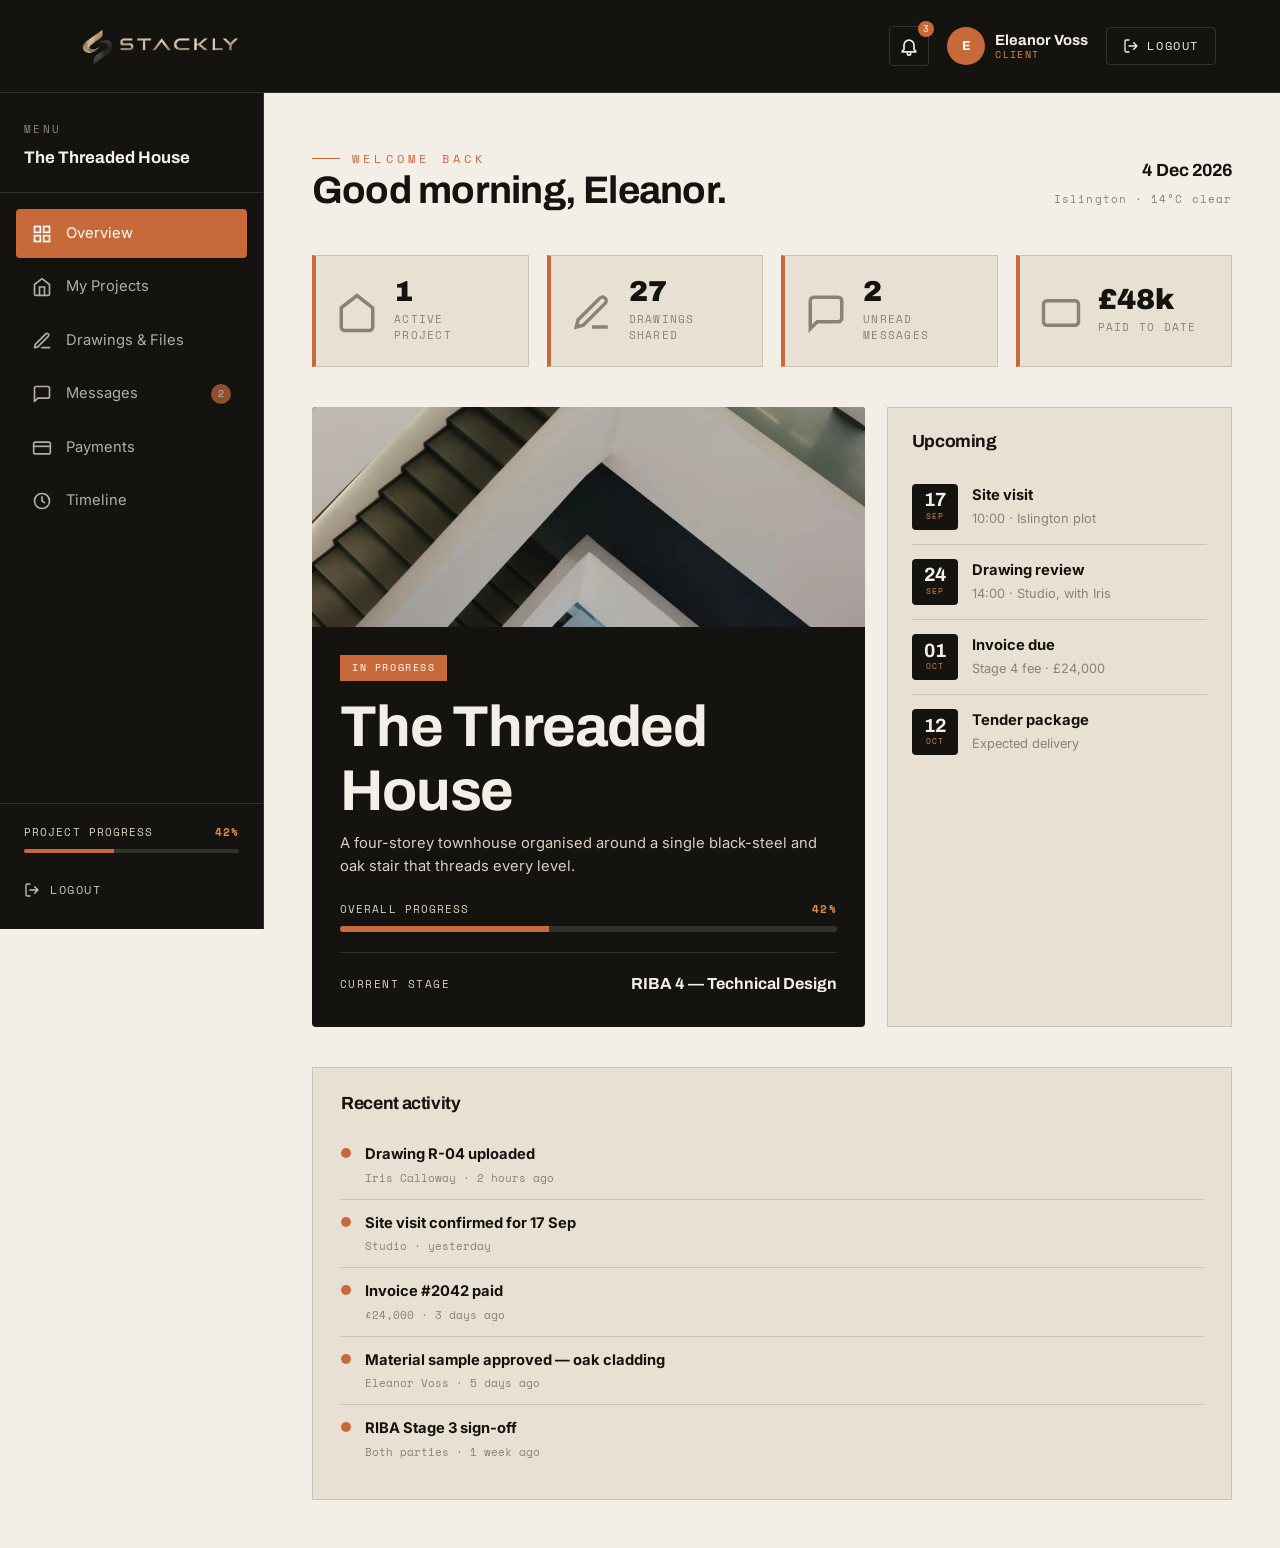
<file: client-dashboard.html>
<!DOCTYPE html>
<html lang="en">
<head>
<meta charset="UTF-8" />
<meta name="viewport" content="width=device-width, initial-scale=1.0" />
<title>Client Portal — Stackly </title>
<meta name="description" content="Client dashboard for Stackly  — track your project, drawings, messages, payments and timeline." />
<link rel="preconnect" href="https://fonts.googleapis.com" />
<link rel="preconnect" href="https://fonts.gstatic.com" crossorigin />
<link href="https://fonts.googleapis.com/css2?family=Archivo:wght@400;500;700;900&family=Inter:wght@300;400;500;600&family=Space+Mono:wght@400;700&display=swap" rel="stylesheet" />
<link rel="stylesheet" href="css/theme.css" />
<link rel="stylesheet" href="css/client.css" />
</head>
<body class="dash-body" data-role="client">

<!-- ============ STICKY TOPBAR (mobile toggle) ============ -->
<header class="dash-topbar" id="dashTopbar">
  <button class="sidebar-toggle" id="sidebarToggle" aria-label="Toggle menu">
    <span></span><span></span><span></span>
  </button>
  <a href="index.html" class="brand">
    <img 
     src="images/logooi.webp" 
     alt="Stackly  Architecture"
     class="brand-logo"
    >
  </a>
  <div class="topbar-right">
    <button class="icon-btn" aria-label="Notifications" id="notifBtn">
      <svg viewBox="0 0 24 24"><path d="M18 16v-5a6 6 0 10-12 0v5l-2 2v1h16v-1l-2-2zM10 21a2 2 0 004 0" fill="none" stroke="currentColor" stroke-width="2" stroke-linecap="round"/></svg>
      <i class="badge">3</i>
    </button>
    <div class="topbar-user">
      <span class="tu-avatar"><span class="avatarLetter">E</span></span>
      <span class="tu-name"><b class="profileName">Eleanor Voss</b><i>Client</i></span>
    </div>
    <a href="login.html" class="logout-btn" id="logoutBtn">
      <svg viewBox="0 0 24 24"><path d="M9 21H5a2 2 0 01-2-2V5a2 2 0 012-2h4M16 17l5-5-5-5M21 12H9" fill="none" stroke="currentColor" stroke-width="2" stroke-linecap="round" stroke-linejoin="round"/></svg>
      <span>Logout</span>
    </a>
  </div>
</header>

<!-- notification dropdown -->
<div class="notif-panel" id="notifPanel">
  <p class="np-title">Notifications</p>
  <div class="np-item"><i class="np-dot"></i><div><b>New drawing revision</b><span>The Threaded House · R-04 uploaded</span></div></div>
  <div class="np-item"><i class="np-dot"></i><div><b>Invoice due</b><span>Invoice #2043 · due in 5 days</span></div></div>
  <div class="np-item"><i class="np-dot"></i><div><b>Site visit scheduled</b><span>Wed 17 Sep · 10:00 · Islington</span></div></div>
</div>

<div class="dash-layout">

  <!-- ============ SIDEBAR ============ -->
  <aside class="dash-sidebar" id="dashSidebar">
    <div class="sb-head">
      <p class="sb-label">Menu</p>
      <p class="sb-project">The Threaded House</p>
    </div>
    <nav class="sb-nav">
      <button class="sb-link active" data-module="overview">
        <svg viewBox="0 0 24 24"><rect x="3" y="3" width="7" height="7" fill="none" stroke="currentColor" stroke-width="2"/><rect x="14" y="3" width="7" height="7" fill="none" stroke="currentColor" stroke-width="2"/><rect x="3" y="14" width="7" height="7" fill="none" stroke="currentColor" stroke-width="2"/><rect x="14" y="14" width="7" height="7" fill="none" stroke="currentColor" stroke-width="2"/></svg>
        <span>Overview</span>
      </button>
      <button class="sb-link" data-module="projects">
        <svg viewBox="0 0 24 24"><path d="M3 9l9-7 9 7v11a2 2 0 01-2 2H5a2 2 0 01-2-2z" fill="none" stroke="currentColor" stroke-width="2" stroke-linejoin="round"/><path d="M9 22V12h6v10" fill="none" stroke="currentColor" stroke-width="2"/></svg>
        <span>My Projects</span>
      </button>
      <button class="sb-link" data-module="drawings">
        <svg viewBox="0 0 24 24"><path d="M12 20h9M16.5 3.5a2.1 2.1 0 013 3L7 19l-4 1 1-4z" fill="none" stroke="currentColor" stroke-width="2" stroke-linecap="round" stroke-linejoin="round"/></svg>
        <span>Drawings &amp; Files</span>
      </button>
      <button class="sb-link" data-module="messages">
        <svg viewBox="0 0 24 24"><path d="M21 15a2 2 0 01-2 2H7l-4 4V5a2 2 0 012-2h14a2 2 0 012 2z" fill="none" stroke="currentColor" stroke-width="2" stroke-linejoin="round"/></svg>
        <span>Messages</span>
        <i class="sb-badge">2</i>
      </button>
      <button class="sb-link" data-module="payments">
        <svg viewBox="0 0 24 24"><rect x="2" y="5" width="20" height="14" rx="2" fill="none" stroke="currentColor" stroke-width="2"/><path d="M2 10h20" stroke="currentColor" stroke-width="2"/></svg>
        <span>Payments</span>
      </button>
      <button class="sb-link" data-module="timeline">
        <svg viewBox="0 0 24 24"><circle cx="12" cy="12" r="9" fill="none" stroke="currentColor" stroke-width="2"/><path d="M12 7v5l3 2" fill="none" stroke="currentColor" stroke-width="2" stroke-linecap="round"/></svg>
        <span>Timeline</span>
      </button>
    </nav>
    <div class="sb-foot">
      <div class="sb-progress-mini">
        <div class="spm-row"><span>Project progress</span><b>42%</b></div>
        <div class="spm-bar"><i style="width:42%"></i></div>
      </div>
      <a href="login.html" class="sb-logout">
        <svg viewBox="0 0 24 24"><path d="M9 21H5a2 2 0 01-2-2V5a2 2 0 012-2h4M16 17l5-5-5-5M21 12H9" fill="none" stroke="currentColor" stroke-width="2" stroke-linecap="round" stroke-linejoin="round"/></svg>
        <span>Logout</span>
      </a>
    </div>
  </aside>

  <div class="sidebar-backdrop" id="sidebarBackdrop"></div>

  <!-- ============ MAIN ============ -->
  <main class="dash-main">

    <!-- ===== OVERVIEW ===== -->
    <section class="module active" id="m-overview">
      <div class="module-head">
        <div>
          <p class="eyebrow">Welcome back</p>
          <h1>Good morning, <span class="profileName">Eleanor</span>.</h1>
        </div>
        <div class="module-head-date">
          <b id="todayDate">—</b>
          <span>Islington · 14°C clear</span>
        </div>
      </div>

      <!-- KPI cards -->
      <div class="kpi-grid">
        <div class="kpi-card">
          <span class="kpi-ic"><svg viewBox="0 0 24 24"><path d="M3 9l9-7 9 7v11a2 2 0 01-2 2H5a2 2 0 01-2-2z" fill="none" stroke="currentColor" stroke-width="2"/></svg></span>
          <div><b>1</b><span>Active project</span></div>
        </div>
        <div class="kpi-card">
          <span class="kpi-ic"><svg viewBox="0 0 24 24"><path d="M12 20h9M16.5 3.5a2.1 2.1 0 013 3L7 19l-4 1 1-4z" fill="none" stroke="currentColor" stroke-width="2"/></svg></span>
          <div><b>27</b><span>Drawings shared</span></div>
        </div>
        <div class="kpi-card">
          <span class="kpi-ic"><svg viewBox="0 0 24 24"><path d="M21 15a2 2 0 01-2 2H7l-4 4V5a2 2 0 012-2h14a2 2 0 012 2z" fill="none" stroke="currentColor" stroke-width="2"/></svg></span>
          <div><b>2</b><span>Unread messages</span></div>
        </div>
        <div class="kpi-card">
          <span class="kpi-ic"><svg viewBox="0 0 24 24"><rect x="2" y="5" width="20" height="14" rx="2" fill="none" stroke="currentColor" stroke-width="2"/></svg></span>
          <div><b>£48k</b><span>Paid to date</span></div>
        </div>
      </div>

      <!-- project spotlight -->
      <div class="ov-grid">
        <div class="ov-spotlight">
          <div class="ov-spot-img">
            <img src="images/project10.webp" alt="The Threaded House" />
          </div>
          <div class="ov-spot-body">
            <span class="ov-tag">In progress</span>
            <h2>The Threaded House</h2>
            <p>A four-storey townhouse organised around a single black-steel and oak stair that threads every level.</p>
            <div class="ov-progress">
              <div class="ovp-row"><span>Overall progress</span><b>42%</b></div>
              <div class="ovp-bar"><i style="width:42%"></i></div>
            </div>
            <div class="ov-stage">
              <span>Current stage</span>
              <strong>RIBA 4 — Technical Design</strong>
            </div>
          </div>
        </div>

        <div class="ov-side">
          <h3>Upcoming</h3>
          <div class="ov-event">
            <div class="ov-event-date"><b>17</b><span>SEP</span></div>
            <div class="ov-event-body"><strong>Site visit</strong><span>10:00 · Islington plot</span></div>
          </div>
          <div class="ov-event">
            <div class="ov-event-date"><b>24</b><span>SEP</span></div>
            <div class="ov-event-body"><strong>Drawing review</strong><span>14:00 · Studio, with Iris</span></div>
          </div>
          <div class="ov-event">
            <div class="ov-event-date"><b>01</b><span>OCT</span></div>
            <div class="ov-event-body"><strong>Invoice due</strong><span>Stage 4 fee · £24,000</span></div>
          </div>
          <div class="ov-event">
            <div class="ov-event-date"><b>12</b><span>OCT</span></div>
            <div class="ov-event-body"><strong>Tender package</strong><span>Expected delivery</span></div>
          </div>
        </div>
      </div>

      <!-- recent activity -->
      <div class="ov-activity">
        <h3>Recent activity</h3>
        <div class="act-list">
          <div class="act-row"><span class="act-dot"></span><div><b>Drawing R-04 uploaded</b><i>Iris Calloway · 2 hours ago</i></div></div>
          <div class="act-row"><span class="act-dot"></span><div><b>Site visit confirmed for 17 Sep</b><i>Studio · yesterday</i></div></div>
          <div class="act-row"><span class="act-dot"></span><div><b>Invoice #2042 paid</b><i>£24,000 · 3 days ago</i></div></div>
          <div class="act-row"><span class="act-dot"></span><div><b>Material sample approved — oak cladding</b><i>Eleanor Voss · 5 days ago</i></div></div>
          <div class="act-row"><span class="act-dot"></span><div><b>RIBA Stage 3 sign-off</b><i>Both parties · 1 week ago</i></div></div>
        </div>
      </div>
    </section>

    <!-- ===== MY PROJECTS ===== -->
    <section class="module" id="m-projects">
      <div class="module-head"><div><p class="eyebrow">Portfolio</p><h1>My Projects</h1></div></div>

      <div class="proj-detail">
        <div class="pd-hero">
          <img src="images/project5.webp" alt="The Threaded House" />
          <div class="pd-hero-veil"></div>
          <div class="pd-hero-info">
            <span class="ov-tag">In progress</span>
            <h2>The Threaded House</h2>
            <p>Islington, London · 310 m² · Four storeys</p>
          </div>
        </div>
        <div class="pd-meta">
          <div class="pd-meta-cell"><span>Architect</span><b>Iris Calloway</b></div>
          <div class="pd-meta-cell"><span>Started</span><b>Jan 2025</b></div>
          <div class="pd-meta-cell"><span>Target completion</span><b>Q3 2026</b></div>
          <div class="pd-meta-cell"><span>Budget</span><b>£1.2M</b></div>
          <div class="pd-meta-cell"><span>Stage</span><b>RIBA 4</b></div>
          <div class="pd-meta-cell"><span>Progress</span><b>42%</b></div>
        </div>
        <div class="pd-body">
          <div class="pd-col">
            <h3>Project brief</h3>
            <p>A family home for three generations on a narrow Victorian plot. The stair is the spine — a black-steel and oak element threading all four floors. Ground floor opens to a walled courtyard; upper levels step back for a roof terrace.</p>
            <h3>Key rooms</h3>
            <ul class="pd-rooms">
              <li><span>GF</span>Living, kitchen, courtyard</li>
              <li><span>1F</span>Primary suite, dressing</li>
              <li><span>2F</span>Two children's rooms, bath</li>
              <li><span>3F</span>Grandparent suite, terrace</li>
            </ul>
          </div>
          <div class="pd-col">
            <h3>Stage breakdown</h3>
            <div class="pd-stage">
              <div class="pds-row done"><i></i><div><b>Stage 0–1 · Brief</b><span>Complete</span></div></div>
              <div class="pds-row done"><i></i><div><b>Stage 2 · Concept</b><span>Complete</span></div></div>
              <div class="pds-row done"><i></i><div><b>Stage 3 · Developed</b><span>Signed off</span></div></div>
              <div class="pds-row active"><i></i><div><b>Stage 4 · Technical</b><span>In progress · 60%</span></div></div>
              <div class="pds-row"><i></i><div><b>Stage 5 · Manufacturing</b><span>Not started</span></div></div>
              <div class="pds-row"><i></i><div><b>Stage 6 · Construction</b><span>Not started</span></div></div>
              <div class="pds-row"><i></i><div><b>Stage 7 · Handover</b><span>Not started</span></div></div>
            </div>
          </div>
        </div>
      </div>

      <div class="past-projects">
        <h3>Completed projects</h3>
        <div class="pp-grid">
          <div class="pp-card">
            <img src="images/project4.webp" alt="White Ledger House" />
            <div class="pp-body"><span>2023</span><h4>White Ledger House</h4><p>Surrey · Residential</p></div>
          </div>
          <div class="pp-card">
            <img src="images/project5.webp" alt="Hollow Stair" />
            <div class="pp-body"><span>2023</span><h4>Hollow Stair</h4><p>London · Interior</p></div>
          </div>
        </div>
      </div>
    </section>

    <!-- ===== DRAWINGS ===== -->
    <section class="module" id="m-drawings">
      <div class="module-head">
        <div><p class="eyebrow">Drawings &amp; Files</p><h1>Shared with you</h1></div>
        <div class="draw-filter" id="drawFilter">
          <button class="df-btn active" data-dfilter="all">All</button>
          <button class="df-btn" data-dfilter="plan">Plans</button>
          <button class="df-btn" data-dfilter="section">Sections</button>
          <button class="df-btn" data-dfilter="detail">Details</button>
        </div>
      </div>

      <div class="draw-grid" id="drawGrid">
        <div class="draw-card" data-dtype="plan">
          <div class="draw-thumb"><img src="images/d-plan1.webp" alt="Floor plan" /><span class="draw-stype">PLAN</span></div>
          <div class="draw-body"><h4>Ground Floor Plan — R-04</h4><div class="draw-meta"><span>Updated 2h ago</span><b>v04</b></div></div>
        </div>
        <div class="draw-card" data-dtype="section">
          <div class="draw-thumb"><img src="images/d-plan2.webp" alt="Section drawing" /><span class="draw-stype">SECTION</span></div>
          <div class="draw-body"><h4>Long Section A-A — R-03</h4><div class="draw-meta"><span>Updated 1d ago</span><b>v03</b></div></div>
        </div>
        <div class="draw-card" data-dtype="detail">
          <div class="draw-thumb"><img src="images/d-plan3.webp" alt="Detail drawing" /><span class="draw-stype">DETAIL</span></div>
          <div class="draw-body"><h4>Stair Detail 7 — R-02</h4><div class="draw-meta"><span>Updated 3d ago</span><b>v02</b></div></div>
        </div>
        <div class="draw-card" data-dtype="plan">
          <div class="draw-thumb"><img src="images/d-plan4.webp" alt="First floor plan" /><span class="draw-stype">PLAN</span></div>
          <div class="draw-body"><h4>First Floor Plan — R-04</h4><div class="draw-meta"><span>Updated 2h ago</span><b>v04</b></div></div>
        </div>
        <div class="draw-card" data-dtype="section">
          <div class="draw-thumb"><img src="images/d-plan2.webp" alt="Cross section" /><span class="draw-stype">SECTION</span></div>
          <div class="draw-body"><h4>Cross Section B-B — R-03</h4><div class="draw-meta"><span>Updated 1d ago</span><b>v03</b></div></div>
        </div>
        <div class="draw-card" data-dtype="detail">
          <div class="draw-thumb"><img src="images/d-plan3.webp" alt="Eave detail" /><span class="draw-stype">DETAIL</span></div>
          <div class="draw-body"><h4>Eave Detail 3 — R-01</h4><div class="draw-meta"><span>Updated 5d ago</span><b>v01</b></div></div>
        </div>
      </div>


      <div class="draw-approvals">
        <h3>Awaiting your approval</h3>
        <div class="appr-row">
          <div class="appr-info"><b>Stair Detail 7 — R-02</b><span>Black-steel stringer &amp; oak treads</span></div>
          <div class="appr-actions"><button class="appr-yes">Approve</button><button class="appr-no">Query</button></div>
        </div>
        <div class="appr-row">
          <div class="appr-info"><b>Material sample — oak cladding</b><span>Brushed, UV-oil finish</span></div>
          <div class="appr-actions"><button class="appr-yes appr-done" disabled>Approved</button><button class="appr-no" disabled>Query</button></div>
        </div>
      </div>
    </section>

    <!-- ===== MESSAGES ===== -->
    <section class="module" id="m-messages">
      <div class="module-head"><div><p class="eyebrow">Messages</p><h1>Conversation with the studio</h1></div></div>
      <div class="msg-layout">
        <div class="msg-threads" id="msgThreads">
          <div class="msg-thread active" data-thread="iris">
            <span class="mt-avatar" style="background:#c8693a">IC</span>
            <div class="mt-body"><b>Iris Calloway</b><i>New R-04 plans uploaded — please review the courtyard steps.</i><span class="mt-time">2h</span></div>
          </div>
          <div class="msg-thread" data-thread="sana">
            <span class="mt-avatar" style="background:#2f6f6a">SO</span>
            <div class="mt-body"><b>Sana Okafor</b><i>Oak sample arrived — see images.</i><span class="mt-time">1d</span></div>
          </div>
          <div class="msg-thread" data-thread="studio">
            <span class="mt-avatar" style="background:#8a8275">AN</span>
            <div class="mt-body"><b>Studio admin</b><i>Site visit confirmed for 17 Sep.</i><span class="mt-time">3d</span></div>
          </div>
        </div>
        <div class="msg-chat" id="msgChat">
          <div class="mc-head"><span class="mc-avatar" style="background:#c8693a">IC</span><div><b>Iris Calloway</b><i>Founding Partner · online</i></div></div>
          <div class="mc-body" id="mcBody">
            <div class="mc-msg in"><div class="mc-bubble">Morning Eleanor — I've just uploaded R-04 of the ground floor plan. The courtyard steps now rise in three equal risers as we discussed.</div><span class="mc-time">09:14</span></div>
            <div class="mc-msg out"><div class="mc-bubble">Thank you, Iris. That reads much better. One question — is the first tread still 150mm?</div><span class="mc-time">09:22</span></div>
            <div class="mc-msg in"><div class="mc-bubble">Yes, kept at 150 to match the internal floor. The other two are 175. I'll send a quick detail sketch this afternoon.</div><span class="mc-time">09:25</span></div>
            <div class="mc-msg out"><div class="mc-bubble">Perfect. I'll be at the site visit on the 17th — will you walk me through the stair mockup?</div><span class="mc-time">09:30</span></div>
            <div class="mc-msg in"><div class="mc-bubble">Absolutely. Theo's setting up a 1:1 tread mockup in board-formed concrete for that day.</div><span class="mc-time">09:33</span></div>
          </div>
          <form class="mc-input" id="mcForm">
            <input type="text" id="mcInput" placeholder="Write a message…" />
            <button type="submit"><svg viewBox="0 0 24 24"><path d="M22 2L11 13M22 2l-7 20-4-9-9-4z" fill="none" stroke="currentColor" stroke-width="2" stroke-linejoin="round"/></svg></button>
          </form>
        </div>
      </div>
    </section>

    <!-- ===== PAYMENTS ===== -->
    <section class="module" id="m-payments">
      <div class="module-head"><div><p class="eyebrow">Payments</p><h1>Invoices &amp; balances</h1></div></div>

      <div class="pay-summary">
        <div class="pay-sum-card"><b>£48,000</b><span>Paid to date</span></div>
        <div class="pay-sum-card pay-due"><b>£24,000</b><span>Due 01 Oct</span></div>
        <div class="pay-sum-card"><b>£1,152,000</b><span>Total contract</span></div>
        <div class="pay-sum-card"><b>42%</b><span>Fee progress</span></div>
      </div>

      <div class="pay-table">
        <div class="pt-head"><span>Invoice</span><span>Stage</span><span>Amount</span><span>Issued</span><span>Due</span><span>Status</span></div>
        <div class="pt-row"><span>#2041</span><span>Stage 1</span><span>£12,000</span><span>12 Feb 2025</span><span>26 Feb 2025</span><span class="pt-paid">Paid</span></div>
        <div class="pt-row"><span>#2042</span><span>Stage 2</span><span>£12,000</span><span>02 Apr 2025</span><span>16 Apr 2025</span><span class="pt-paid">Paid</span></div>
        <div class="pt-row"><span>#2042b</span><span>Stage 3</span><span>£24,000</span><span>20 Jun 2025</span><span>04 Jul 2025</span><span class="pt-paid">Paid</span></div>
        <div class="pt-row"><span>#2043</span><span>Stage 4</span><span>£24,000</span><span>01 Sep 2025</span><span>01 Oct 2025</span><span class="pt-due">Due</span></div>
        <div class="pt-row pt-future"><span>—</span><span>Stage 5</span><span>£36,000</span><span>Est. Dec 2025</span><span>Est. Jan 2026</span><span class="pt-pending">Pending</span></div>
        <div class="pt-row pt-future"><span>—</span><span>Stage 6–7</span><span>£1,044,000</span><span>Est. 2026</span><span>On completion</span><span class="pt-pending">Pending</span></div>
      </div>

      <div class="pay-method">
        <h3>Payment method</h3>
        <div class="pm-card">
          <div class="pm-brand">VISA</div>
          <div class="pm-num">•••• •••• •••• 4821</div>
          <div class="pm-exp">Expires 08/27</div>
          <button class="pm-edit" onclick="location.href='dashboardError.html'">Update</button>
        </div>
      </div>
    </section>

    <!-- ===== TIMELINE ===== -->
    <section class="module" id="m-timeline">
      <div class="module-head"><div><p class="eyebrow">Timeline</p><h1>Project milestones</h1></div></div>
      <div class="tl-wrap">
        <div class="tl-vline"></div>
        <div class="tl-item done">
          <span class="tl-node"></span>
          <div class="tl-card">
            <span class="tl-date">Jan 2025</span>
            <h3>Brief &amp; site appraisal</h3>
            <p>First meeting, measured survey, and the hand-drawn concept section. Three generations, one stair.</p>
          </div>
        </div>
        <div class="tl-item done">
          <span class="tl-node"></span>
          <div class="tl-card">
            <span class="tl-date">Mar 2025</span>
            <h3>Concept design approved</h3>
            <p>1:50 model built and reviewed on the studio table. Courtyard orientation settled.</p>
          </div>
        </div>
        <div class="tl-item done">
          <span class="tl-node"></span>
          <div class="tl-card">
            <span class="tl-date">Jun 2025</span>
            <h3>Developed design sign-off</h3>
            <p>Planning consent granted. Room layouts, materials and the stair geometry all fixed.</p>
          </div>
        </div>
        <div class="tl-item active">
          <span class="tl-node"></span>
          <div class="tl-card">
            <span class="tl-date">Sep 2025 — now</span>
            <h3>Technical design</h3>
            <p>Structural calculations, stair details, and the tender package in preparation. 60% through this stage.</p>
          </div>
        </div>
        <div class="tl-item">
          <span class="tl-node"></span>
          <div class="tl-card">
            <span class="tl-date">Dec 2025</span>
            <h3>Tender &amp; contractor</h3>
            <p>Three builders to price. Site start targeted for late January 2026.</p>
          </div>
        </div>
        <div class="tl-item">
          <span class="tl-node"></span>
          <div class="tl-card">
            <span class="tl-date">2026</span>
            <h3>Construction</h3>
            <p>Approximately nine months on site, with weekly visits and monthly client walks.</p>
          </div>
        </div>
        <div class="tl-item">
          <span class="tl-node"></span>
          <div class="tl-card">
            <span class="tl-date">Q3 2026</span>
            <h3>Handover &amp; keys</h3>
            <p>Snagging, the final walk-through, and the keys to the Threaded House.</p>
          </div>
        </div>
      </div>
    </section>

  </main>
</div>

<script src="js/theme.js"></script>
<script src="js/client.js"></script>
</body>
</html>
</file>
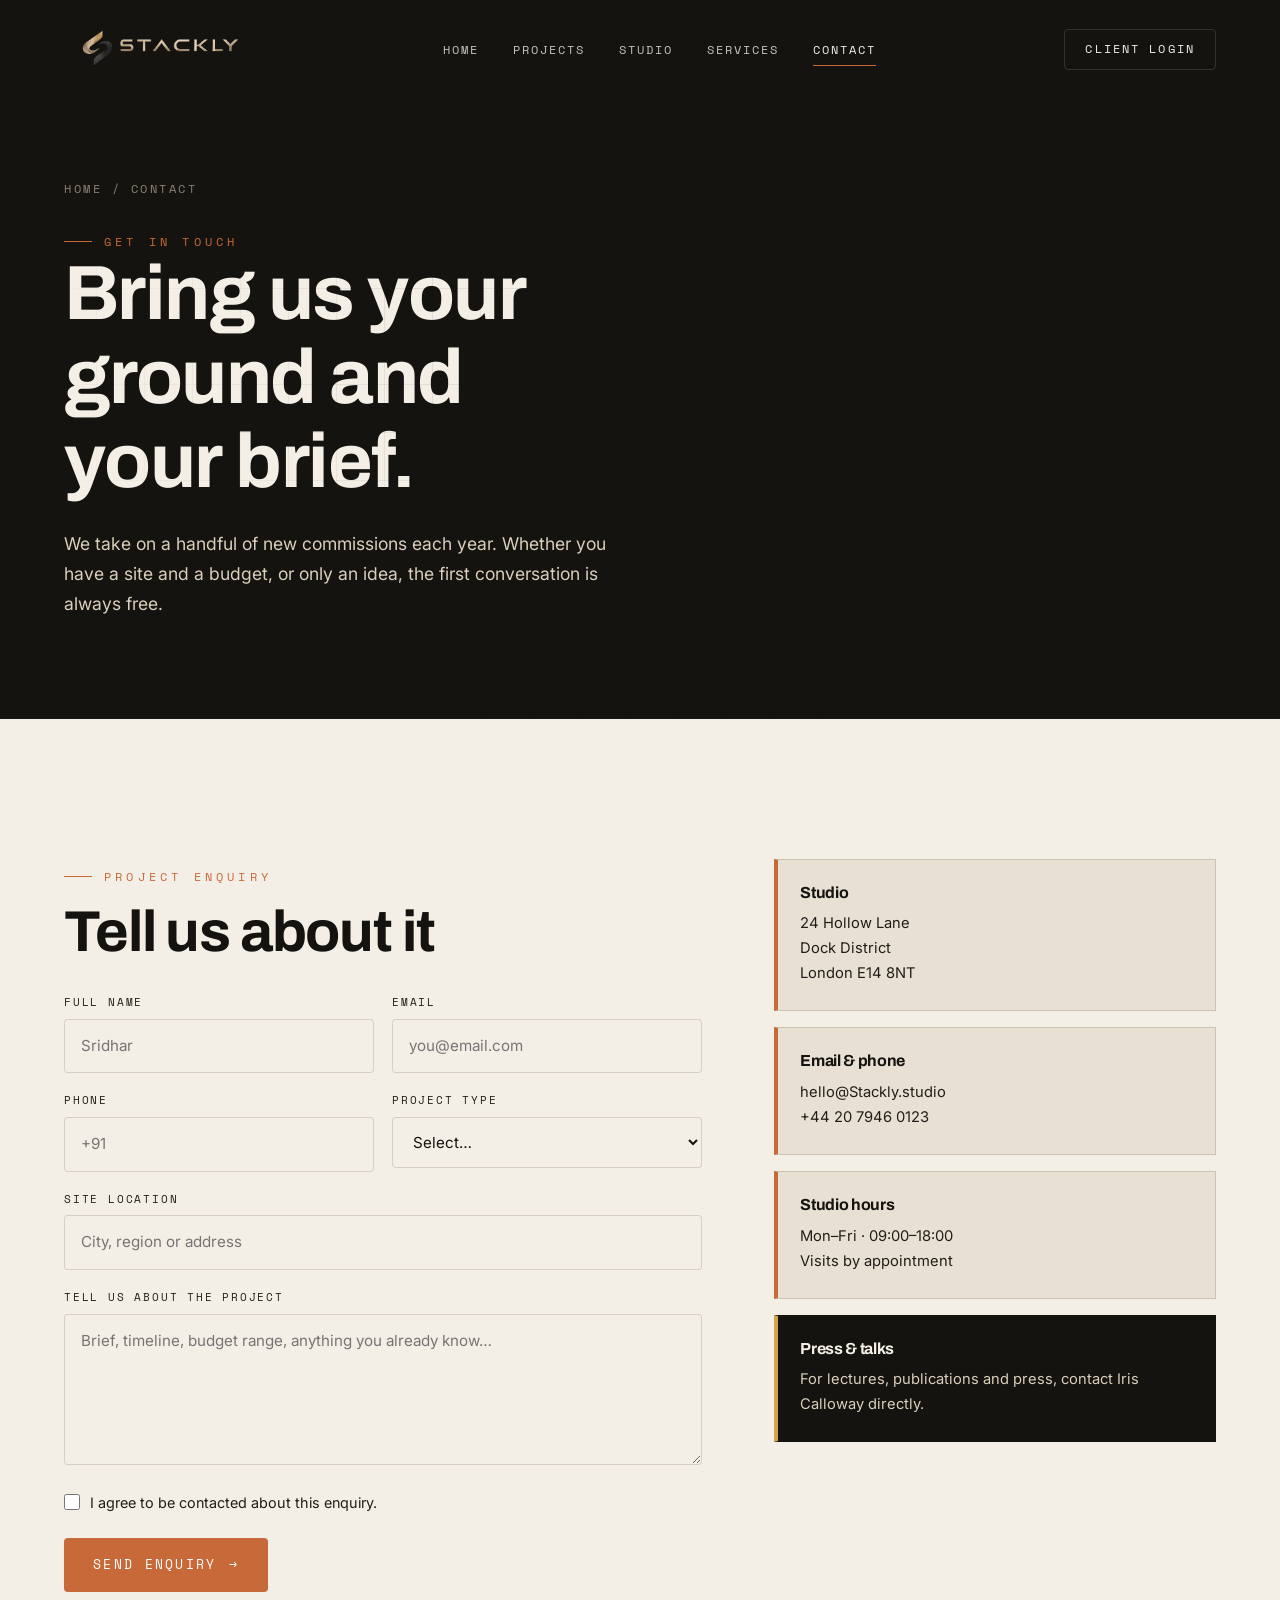
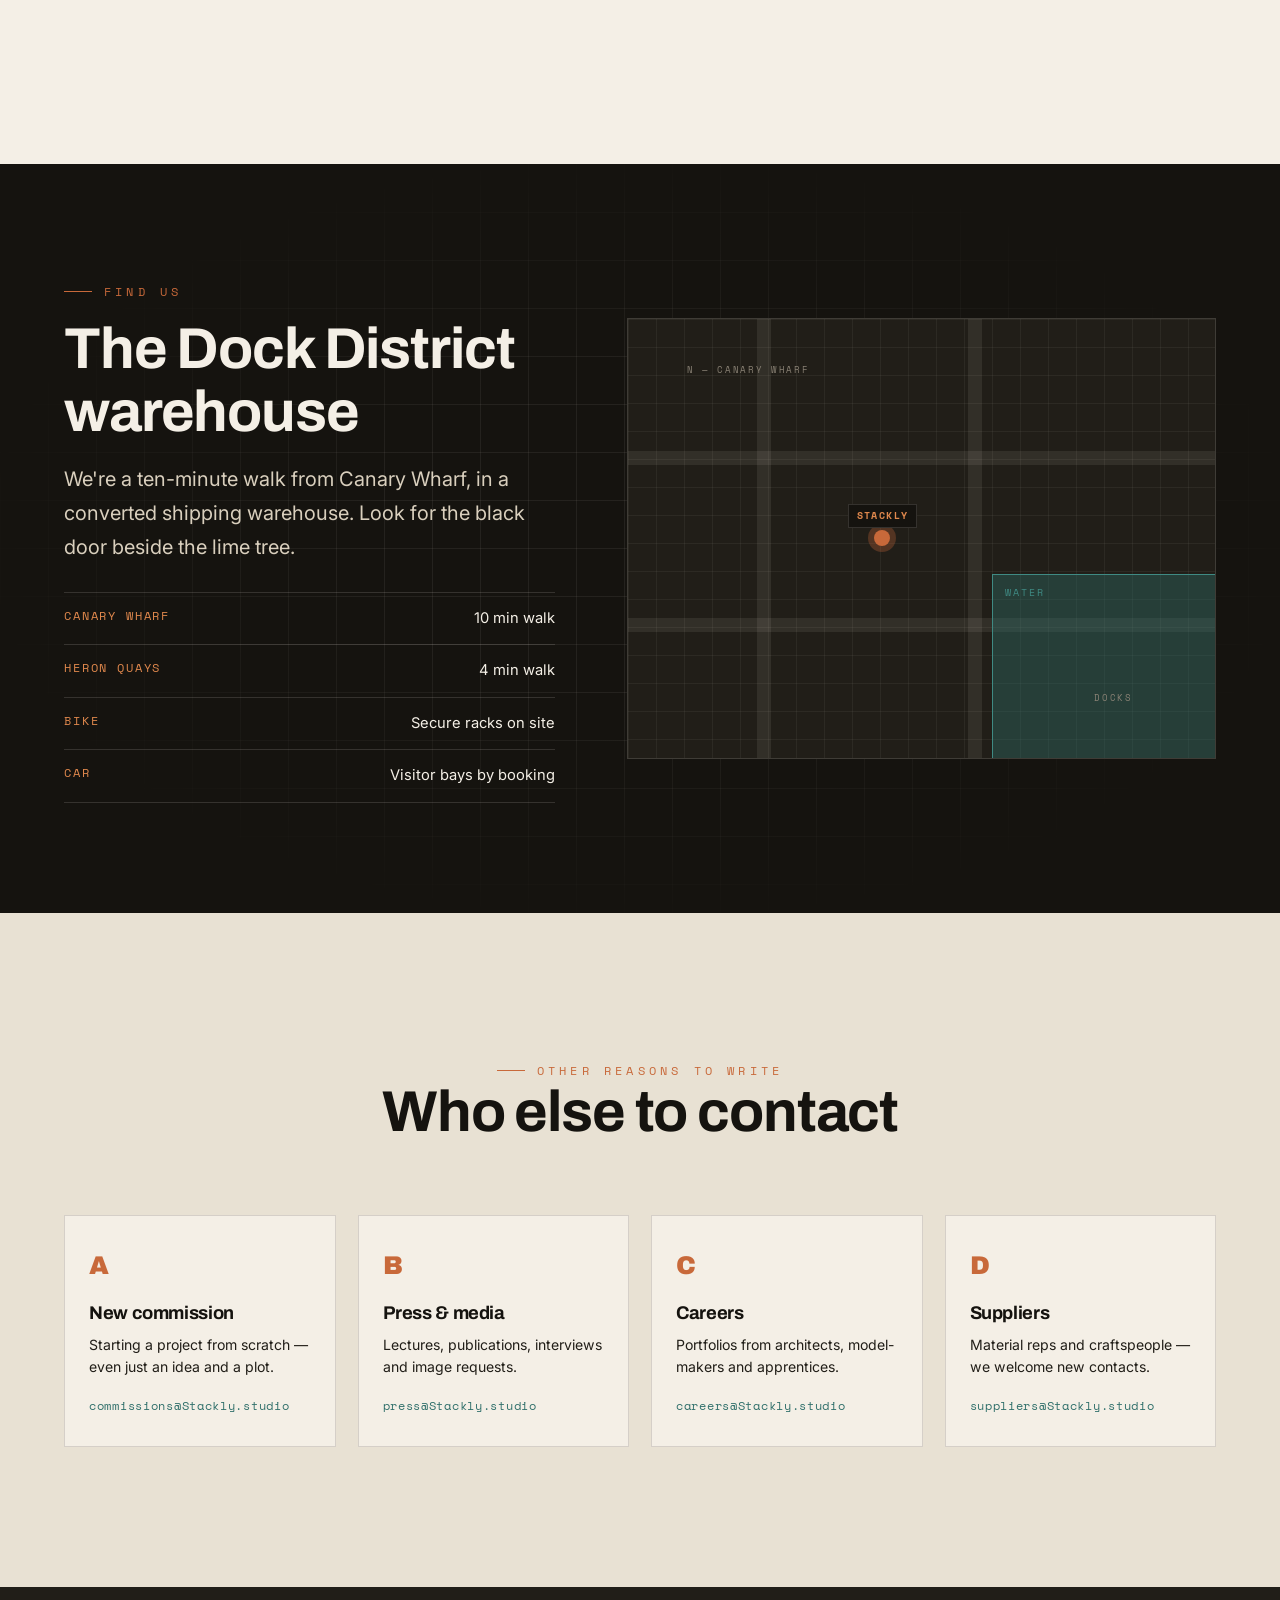
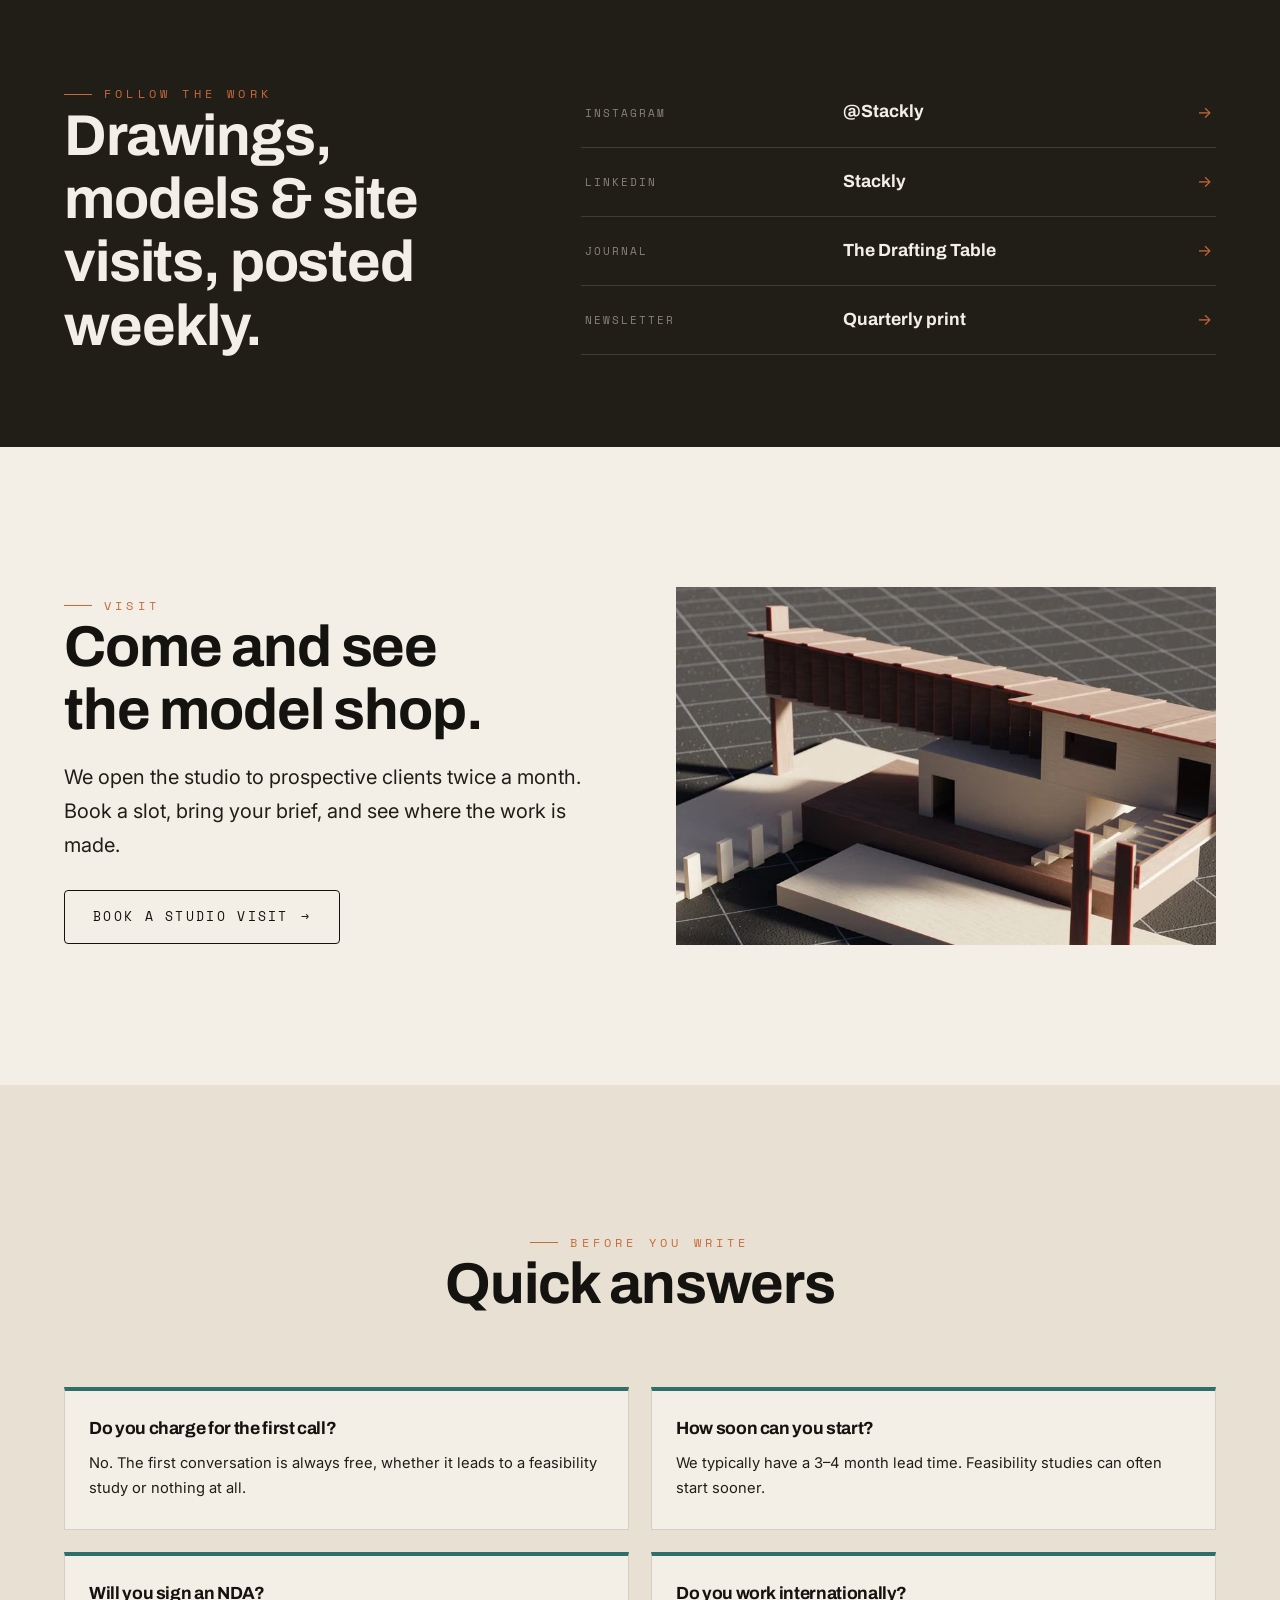
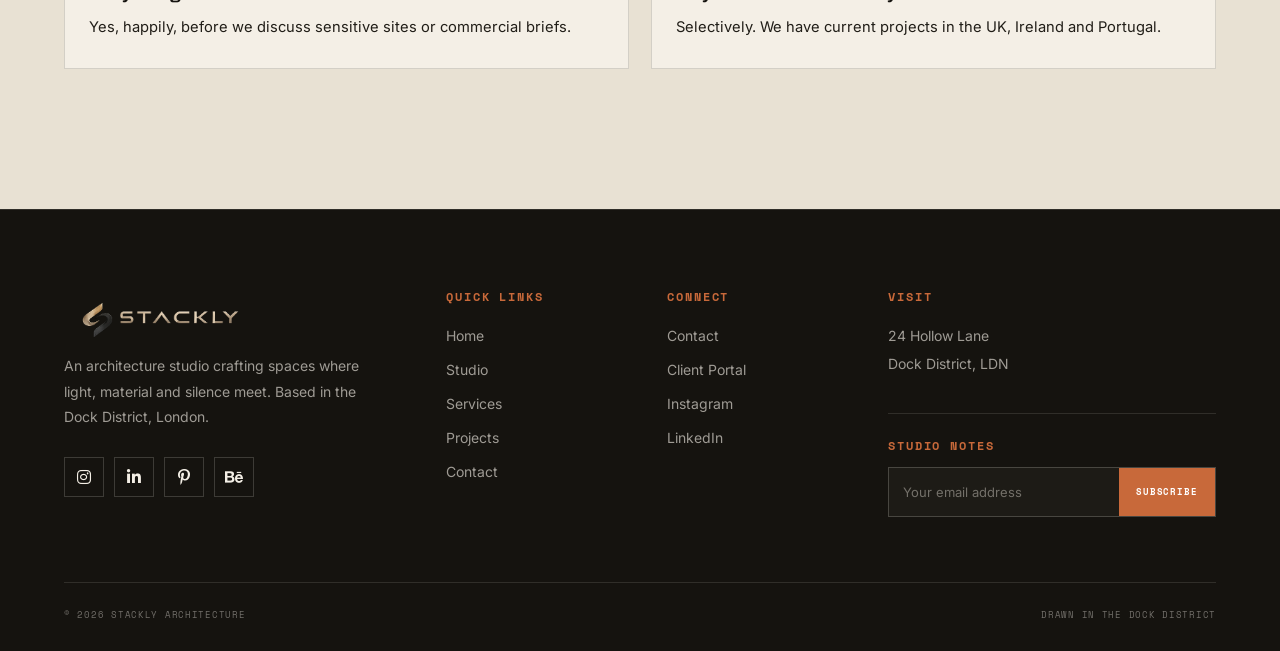
<file: contact.html>
<!DOCTYPE html>
<html lang="en">
<head>
<meta charset="UTF-8" />
<meta name="viewport" content="width=device-width, initial-scale=1.0" />
<title>Contact — Stackly </title>
<meta name="description" content="Contact Stackly  — start a commission, book a crit, or visit the studio in the Dock District, London." />
<link rel="preconnect" href="https://fonts.googleapis.com" />
<link rel="preconnect" href="https://fonts.gstatic.com" crossorigin />
<link href="https://fonts.googleapis.com/css2?family=Archivo:wght@400;500;700;900&family=Inter:wght@300;400;500;600&family=Space+Mono:wght@400;700&display=swap" rel="stylesheet" />
<link rel="stylesheet" href="https://cdnjs.cloudflare.com/ajax/libs/font-awesome/6.5.2/css/all.min.css">
<link rel="stylesheet" href="css/theme.css" />
<link rel="stylesheet" href="css/contact.css" />
</head>
<body>

<!-- ============ NAV ============ -->
<header class="topbar">
  <a href="index.html" class="brand">
    <img 
     src="images/logooi.webp" 
     alt="Stackly  Architecture"
     class="brand-logo"
    >
  </a>
  <nav class="nav-links">
    <a href="index.html">Home</a>
    <a href="projects.html">Projects</a>
    <a href="studio.html">Studio</a>
    <a href="services.html">Services</a>
    <a href="contact.html">Contact</a>
  </nav>
  <div class="nav-right">
    <a href="login.html" class="login-link">Client Login</a>
    <button class="menu-toggle" aria-label="Open menu"><span></span><span></span><span></span></button>
  </div>
</header>
<div class="menu-backdrop"></div>
<aside class="mobile-menu" aria-label="Mobile menu">
  <p class="m-label">Menu</p>
  <nav>
    <a href="index.html">Home <span class="num">01</span></a>
    <a href="projects.html">Projects <span class="num">02</span></a>
    <a href="studio.html">Studio <span class="num">03</span></a>
    <a href="services.html">Services <span class="num">04</span></a>
    <a href="contact.html" class="is-active">Contact <span class="num">05</span></a>
  </nav>
  <div class="m-foot">
    <a href="login.html" class="btn login-btn">Client Login</a>
    <div class="m-contact">
      24 Hollow Lane, Dock District<br />
      hello&#64;Stackly.studio<br />
      +44 20 7946 0123
    </div>
  </div>
</aside>

<!-- ============ 1 · PAGE HERO ============ -->
<section class="page-hero contact-hero">
  <div class="blueprint-bg"></div>
  <div class="container">
    <p class="crumbs"><a href="index.html">Home</a> / Contact</p>
    <p class="eyebrow">Get in touch</p>
    <h1>Bring us your<br />ground and your&nbsp;brief.</h1>
    <p class="hero-sub">We take on a handful of new commissions each year. Whether you have a site and a budget, or only an idea, the first conversation is always free.</p>
  </div>
</section>

<!-- ============ 2 · CONTACT FORM + INFO ============ -->
<section class="contact-main section-pad bg-paper" id="form">
  <div class="container contact-grid">
    <!-- form -->
    <div class="form-wrap reveal">
      <p class="eyebrow">Project enquiry</p>
      <h2>Tell us about it</h2>
      <form id="enquiryForm" novalidate>
        <div class="f-row">
          <label class="f-field">
            <span>Full name</span>
            <input type="text" name="name" placeholder="Sridhar" required oninput="this.value=this.value.replace(/[^a-zA-Z\s]/g,'')" />
          </label>
          <label class="f-field">
            <span>Email</span>
            <input type="email" name="email" placeholder="you@email.com" required />
          </label>
        </div>
        <div class="f-row">
          <label class="f-field">
            <span>Phone</span>
            <input type="tel" name="phone" placeholder="+91 " oninput="this.value=this.value.replace(/[^0-9]/g,'')" />
          </label>
          <label class="f-field">
            <span>Project type</span>
            <select name="type" required>
              <option value="" disabled selected>Select…</option>
              <option>New-build residential</option>
              <option>Renovation / extension</option>
              <option>Cultural / public</option>
              <option>Commercial / workplace</option>
              <option>Interior only</option>
              <option>Feasibility / advice</option>
            </select>
          </label>
        </div>
        <label class="f-field">
          <span>Site location</span>
          <input type="text" name="location" placeholder="City, region or address" />
        </label>
        <label class="f-field">
          <span>Tell us about the project</span>
          <textarea name="message" rows="5" required placeholder="Brief, timeline, budget range, anything you already know…"></textarea>
        </label>
        <label class="f-check">
          <input type="checkbox" name="consent" required />
          <span>I agree to be contacted about this enquiry.</span>
        </label>
        <button type="submit" class="btn btn-solid">Send enquiry <span class="arrow">&rarr;</span></button>
        <p class="f-status" id="fStatus" role="status"></p>
      </form>
    </div>

    <!-- info -->
    <aside class="contact-aside reveal">
      <div class="info-card">
        <h3>Studio</h3>
        <p>24 Hollow Lane<br />Dock District<br />London E14 8NT</p>
      </div>
      <div class="info-card">
        <h3>Email &amp; phone</h3>
        <p>hello&#64;Stackly.studio<br />+44 20 7946 0123</p>
      </div>
      <div class="info-card">
        <h3>Studio hours</h3>
        <p>Mon–Fri · 09:00–18:00<br />Visits by appointment</p>
      </div>
      <div class="info-card info-card-accent">
        <h3>Press &amp; talks</h3>
        <p>For lectures, publications and press, contact Iris Calloway directly.</p>
      </div>
    </aside>
  </div>
</section>

<!-- ============ 3 · MAP / BLUEPRINT PANEL ============ -->
<section class="map-panel bg-ink" id="map">
  <div class="blueprint-bg"></div>
  <div class="container map-grid">
    <div class="map-text reveal">
      <p class="eyebrow">Find us</p>
      <h2>The Dock District warehouse</h2>
      <p class="lead">We're a ten-minute walk from Canary Wharf, in a converted shipping warehouse. Look for the black door beside the lime tree.</p>
      <ul class="map-dir">
        <li><span>Canary Wharf</span>10 min walk</li>
        <li><span>Heron Quays</span>4 min walk</li>
        <li><span>Bike</span>Secure racks on site</li>
        <li><span>Car</span>Visitor bays by booking</li>
      </ul>
    </div>
    <div class="map-visual reveal">
      <div class="blueprint-map">
        <div class="bm-grid"></div>
        <div class="bm-road bm-road-h" style="top:30%"></div>
        <div class="bm-road bm-road-h" style="top:68%"></div>
        <div class="bm-road bm-road-v" style="left:22%"></div>
        <div class="bm-road bm-road-v" style="left:58%"></div>
        <div class="bm-water"></div>
        <div class="bm-pin"><span></span><b>Stackly </b></div>
        <div class="bm-label" style="top:10%;left:10%">N — CANARY WHARF</div>
        <div class="bm-label" style="bottom:12%;right:14%">DOCKS</div>
      </div>
    </div>
  </div>
</section>

<!-- ============ 4 · QUICK CONTACTS ============ -->
<section class="quick section-pad bg-sand" id="quick">
  <div class="container">
    <div class="section-head center reveal">
      <p class="eyebrow">Other reasons to write</p>
      <h2>Who else to contact</h2>
    </div>
    <div class="quick-grid reveal-stagger">
      <a href="#" class="q-card">
        <span class="q-no">A</span>
        <h3>New commission</h3>
        <p>Starting a project from scratch — even just an idea and a plot.</p>
        <span class="q-mail">commissions&#64;Stackly.studio</span>
      </a>
      <a href="#" class="q-card">
        <span class="q-no">B</span>
        <h3>Press &amp; media</h3>
        <p>Lectures, publications, interviews and image requests.</p>
        <span class="q-mail">press&#64;Stackly.studio</span>
      </a>
      <a href="#" class="q-card">
        <span class="q-no">C</span>
        <h3>Careers</h3>
        <p>Portfolios from architects, model-makers and apprentices.</p>
        <span class="q-mail">careers&#64;Stackly.studio</span>
      </a>
      <a href="#" class="q-card">
        <span class="q-no">D</span>
        <h3>Suppliers</h3>
        <p>Material reps and craftspeople — we welcome new contacts.</p>
        <span class="q-mail">suppliers&#64;Stackly.studio</span>
      </a>
    </div>
  </div>
</section>

<!-- ============ 5 · SOCIAL / FOLLOW ============ -->
<section class="follow bg-ink-2" id="follow">
  <div class="container follow-grid reveal-stagger">
    <div class="foll-intro">
      <p class="eyebrow">Follow the work</p>
      <h2>Drawings, models &amp; site visits, posted weekly.</h2>
    </div>
    <div class="foll-links">
      <a href="#" class="foll-link"><span>Instagram</span><b>&#64;Stackly</b><i>&rarr;</i></a>
      <a href="#" class="foll-link"><span>LinkedIn</span><b>Stackly </b><i>&rarr;</i></a>
      <a href="#" class="foll-link"><span>Journal</span><b>The Drafting Table</b><i>&rarr;</i></a>
      <a href="#" class="foll-link"><span>Newsletter</span><b>Quarterly print</b><i>&rarr;</i></a>
    </div>
  </div>
</section>

<!-- ============ 6 · VISIT CTA ============ -->
<section class="visit section-pad bg-paper" id="visit">
  <div class="container visit-grid">
    <div class="reveal">
      <p class="eyebrow">Visit</p>
      <h2>Come and see the&nbsp;model shop.</h2>
      <p class="lead">We open the studio to prospective clients twice a month. Book a slot, bring your brief, and see where the work is made.</p>
      <a href="error.html" class="btn btn-outline btn-dark">Book a studio visit <span class="arrow">&rarr;</span></a>
    </div>
    <div class="visit-img reveal">
      <img src="images/project13.webp" alt="Architectural model" />
    </div>
  </div>
</section>

<!-- ============ 7 · FAQ MINI ============ -->
<section class="faqmini section-pad bg-sand" id="faqmini">
  <div class="container">
    <div class="section-head center reveal">
      <p class="eyebrow">Before you write</p>
      <h2>Quick answers</h2>
    </div>
    <div class="faqmini-grid reveal-stagger">
      <div class="fm-card"><h3>Do you charge for the first call?</h3><p>No. The first conversation is always free, whether it leads to a feasibility study or nothing at all.</p></div>
      <div class="fm-card"><h3>How soon can you start?</h3><p>We typically have a 3–4 month lead time. Feasibility studies can often start sooner.</p></div>
      <div class="fm-card"><h3>Will you sign an NDA?</h3><p>Yes, happily, before we discuss sensitive sites or commercial briefs.</p></div>
      <div class="fm-card"><h3>Do you work internationally?</h3><p>Selectively. We have current projects in the UK, Ireland and Portugal.</p></div>
    </div>
  </div>
</section>

<!-- ============ FOOTER ============ -->
<footer class="site-footer">
  <div class="container">
    <div class="footer-grid">
      <div class="footer-brand">
        <a href="index.html" class="brand">
            <img 
             src="images/logooi.webp"
             alt="Stackly  Architecture"   
             class="brand-logo"
            >
        </a>
        <p>An architecture studio crafting spaces where light, material and silence meet. Based in the Dock District, London.</p>
        <div class="footer-social">
           <a href="#" aria-label="Instagram">
            <i class="fa-brands fa-instagram"></i>
           </a>

           <a href="#" aria-label="LinkedIn">
            <i class="fa-brands fa-linkedin-in"></i>
           </a>

           <a href="#" aria-label="Pinterest">
            <i class="fa-brands fa-pinterest-p"></i>
           </a>

           <a href="#" aria-label="Behance">
            <i class="fa-brands fa-behance"></i>
           </a>
        </div>
      </div>
      <div class="footer-col">
        <h4>Quick links</h4>
        <a href="index.html">Home</a>
        <a href="studio.html">Studio</a>
        <a href="services.html">Services</a>
        <a href="projects.html">Projects</a>
        <a href="contact.html">Contact</a>
      </div>
      <div class="footer-col">
        <h4>Connect</h4>
        <a href="error.html">Contact</a>
        <a href="error.html">Client Portal</a>
        <a href="error.html">Instagram</a>
        <a href="error.html">LinkedIn</a>
      </div>
      <div class="footer-col">
        <h4>Visit</h4>
        <li>24 Hollow Lane</li>
        <li>Dock District, LDN</li>
        <!-- <li>+44 20 7946 0123</li> -->

        <div class="footer-newsletter">
           <h4>Studio Notes</h4>

           <form class="newsletter-form">
              <input 
                type="email" 
                placeholder="Your email address"
                aria-label="Email address"
                required
               >

               <button type="submit">
                   Subscribe
               </button>
           </form>
        </div>

      </div>
    </div>

    

    <div class="footer-bottom">
      <span>© <span class="js-year">2026</span> Stackly  Architecture</span>
      <span>Drawn in the Dock District</span>
    </div>
  </div>
</footer>

<script src="js/theme.js"></script>
<script src="js/contact.js"></script>
</body>
</html>
</file>
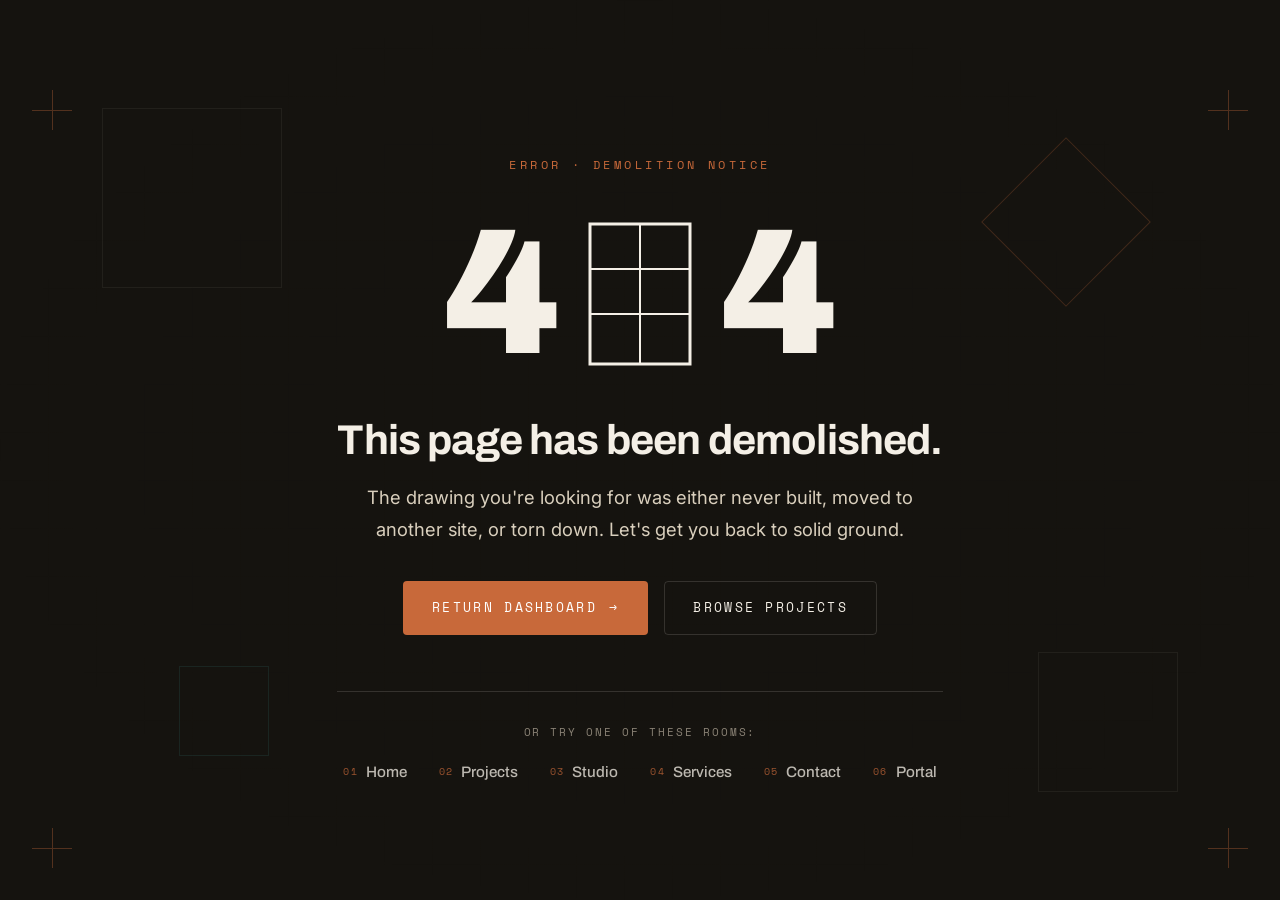
<file: dashboardError.html>
<!DOCTYPE html>
<html lang="en">
<head>
<meta charset="UTF-8" />
<meta name="viewport" content="width=device-width, initial-scale=1.0" />
<title>404 — Page Not Found | Stackly </title>
<meta name="description" content="The page you're looking for has been demolished or never built." />
<link rel="preconnect" href="https://fonts.googleapis.com" />
<link rel="preconnect" href="https://fonts.gstatic.com" crossorigin />
<link href="https://fonts.googleapis.com/css2?family=Archivo:wght@400;500;700;900&family=Inter:wght@300;400;500;600&family=Space+Mono:wght@400;700&display=swap" rel="stylesheet" />
<link rel="stylesheet" href="css/theme.css" />
<link rel="stylesheet" href="css/404.css" />
</head>
<body class="error-body">

<!-- ============ 404 ============ -->
<main class="error-stage">
  <div class="blueprint-bg"></div>

  <!-- floating blueprint shapes -->
  <div class="bp-shapes">
    <span class="bp-shape s1"></span>
    <span class="bp-shape s2"></span>
    <span class="bp-shape s3"></span>
    <span class="bp-shape s4"></span>
  </div>

  <div class="error-inner">
    <p class="error-eyebrow">ERROR · DEMOLITION NOTICE</p>

    <div class="error-number">
      <span class="digit" data-d="4">4</span>
      <span class="digit digit-block">
        <svg viewBox="0 0 120 160" class="block-svg" aria-hidden="true">
          <rect x="10" y="10" width="100" height="140" fill="none" stroke="currentColor" stroke-width="3"/>
          <line x1="10" y1="55" x2="110" y2="55" stroke="currentColor" stroke-width="2"/>
          <line x1="10" y1="100" x2="110" y2="100" stroke="currentColor" stroke-width="2"/>
          <line x1="60" y1="10" x2="60" y2="150" stroke="currentColor" stroke-width="2"/>
        </svg>
      </span>
      <span class="digit" data-d="4">4</span>
    </div>

    <h1 class="error-title">This page has been demolished.</h1>
    <p class="error-sub">The drawing you're looking for was either never built, moved to another site, or torn down. Let's get you back to solid ground.</p>

    <div class="error-actions">
      <a onclick="window.history.back()" class="btn btn-solid">Return Dashboard <span class="arrow">&rarr;</span></a>
      <a href="projects.html" class="btn btn-ghost-paper">Browse projects</a>
    </div>

    <!-- mini sitemap -->
    <div class="error-sitemap">
      <p class="es-label">Or try one of these rooms:</p>
      <div class="es-links">
        <a href="index.html"><span>01</span>Home</a>
        <a href="projects.html"><span>02</span>Projects</a>
        <a href="studio.html"><span>03</span>Studio</a>
        <a href="services.html"><span>04</span>Services</a>
        <a href="contact.html"><span>05</span>Contact</a>
        <a href="login.html"><span>06</span>Portal</a>
      </div>
    </div>
  </div>

  <!-- surveyor crosshair decoration -->
  <div class="crosshair ch-tl"></div>
  <div class="crosshair ch-tr"></div>
  <div class="crosshair ch-bl"></div>
  <div class="crosshair ch-br"></div>
</main>

<script src="js/theme.js"></script>
</body>
</html>
</file>
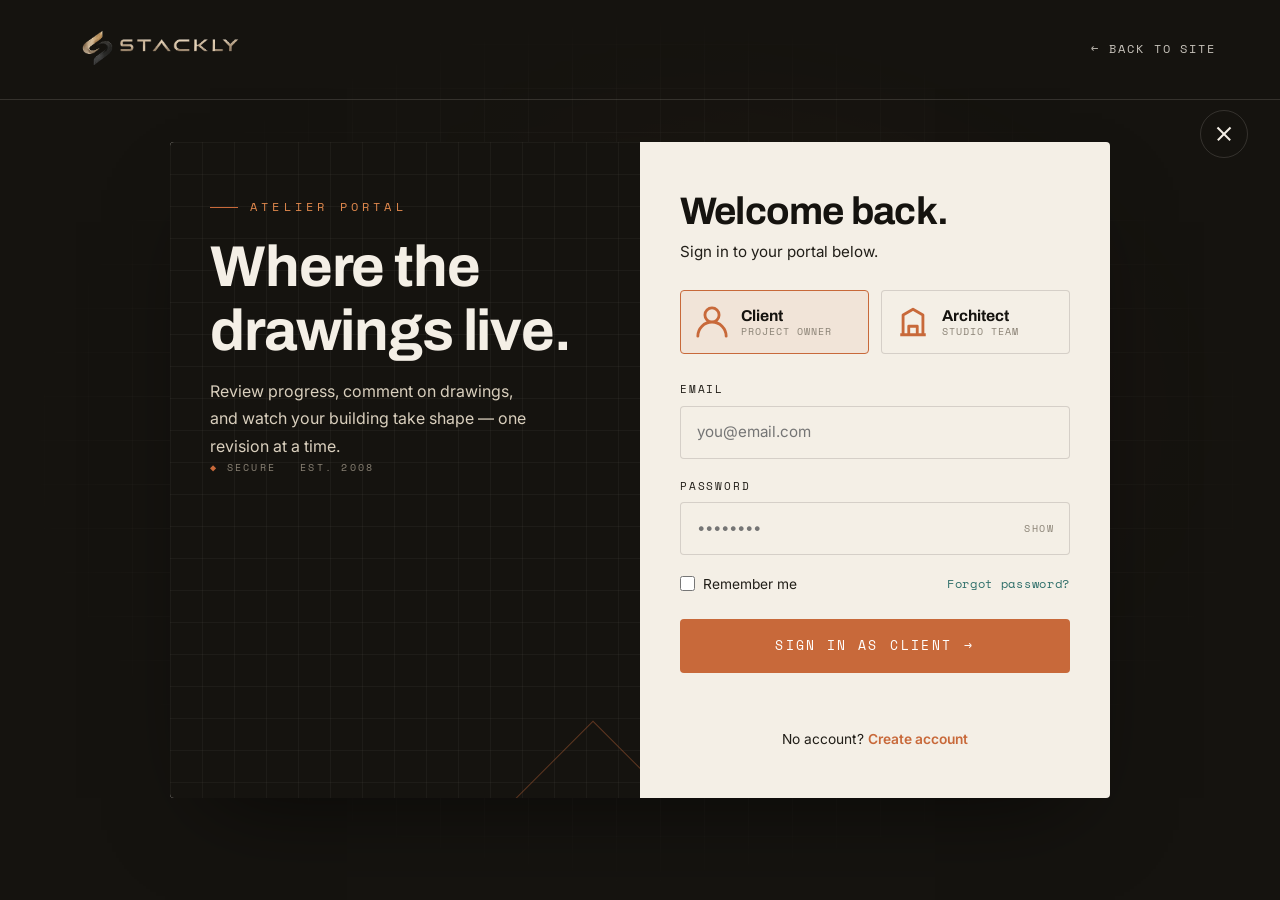
<file: login.html>
<!DOCTYPE html>
<html lang="en">
<head>
<meta charset="UTF-8" />
<meta name="viewport" content="width=device-width, initial-scale=1.0" />
<title>Client Portal — Atelier </title>
<meta name="description" content="Atelier  client and team portal login." />
<link rel="preconnect" href="https://fonts.googleapis.com" />
<link rel="preconnect" href="https://fonts.gstatic.com" crossorigin />
<link href="https://fonts.googleapis.com/css2?family=Archivo:wght@400;500;700;900&family=Inter:wght@300;400;500;600&family=Space+Mono:wght@400;700&display=swap" rel="stylesheet" />
<link rel="stylesheet" href="css/theme.css" />
<link rel="stylesheet" href="css/login.css" />
</head>
<body class="login-body">

<!-- ============ NAV (minimal) ============ -->
<header class="topbar login-top">
  <a href="index.html" class="brand">
    <img 
     src="images/logooi.webp" 
     alt="Stackly  Architecture"
     class="brand-logo"
    >
  </a>
  <a href="index.html" class="login-back">← Back to site</a>
</header>

<!-- ============ LOGIN ============ -->
<main class="login-stage">
  <div class="login-bg"></div>

  <!-- close button -->
  <a href="index.html" class="login-close" aria-label="Close login">
    <span></span><span></span>
  </a>

  <div class="login-card reveal in">
    <!-- visual side -->
    <div class="login-visual">
      <div class="lv-grid"></div>
      <div class="lv-content">
        <p class="eyebrow">Atelier  Portal</p>
        <h2>Where the<br />drawings live.</h2>
        <p>Review progress, comment on drawings, and watch your building take shape — one revision at a time.</p>
        <div class="lv-foot">
          <span>SECURE</span>
          <span>EST. 2008</span>
        </div>
      </div>
    </div>

    <!-- form side -->
    <div class="login-form-side">
      <h1>Welcome back.</h1>
      <p class="login-sub">Sign in to your portal below.</p>

      <!-- role selector -->
      <div class="role-select" id="roleSelect">
        <button type="button" class="role active" data-role="client">
          <span class="role-ic">
            <svg viewBox="0 0 24 24"><path d="M12 12a5 5 0 100-10 5 5 0 000 10zM2 22a10 10 0 0120 0" fill="none" stroke="currentColor" stroke-width="2" stroke-linecap="round"/></svg>
          </span>
          <span class="role-tx"><b>Client</b><i>Project owner</i></span>
        </button>
        <button type="button" class="role" data-role="architect">
          <span class="role-ic">
            <svg viewBox="0 0 24 24"><path d="M3 21h18M5 21V7l7-4 7 4v14M9 21v-6h6v6" fill="none" stroke="currentColor" stroke-width="2" stroke-linejoin="round"/></svg>
          </span>
          <span class="role-tx"><b>Architect</b><i>Studio team</i></span>
        </button>
      </div>

      <form id="loginForm" novalidate>
        <label class="lf-field">
          <span>Email</span>
          <input type="email" name="email" required placeholder="you&#64;email.com" />
        </label>
        <label class="lf-field">
          <span>Password</span>
          <div class="lf-pw">
            <input type="password" name="password" required placeholder="••••••••" />
            <button type="button" class="pw-toggle" id="pwToggle" aria-label="Show password">SHOW</button>
          </div>
        </label>
        <div class="lf-row">
          <label class="lf-check"><input type="checkbox" name="remember" /> <span>Remember me</span></label>
          <a href="#" class="lf-link">Forgot password?</a>
        </div>
        <button type="submit" class="btn btn-solid lf-submit">Sign in as <em id="roleLabel">Client</em> <span class="arrow">&rarr;</span></button>
        <p class="lf-status" id="lfStatus" role="status"></p>
      </form>

      <p class="lf-foot">No account? <a href="signup.html">Create account</a></p>
    </div>
  </div>
</main>

<script src="js/theme.js"></script>
<script src="js/login.js"></script>
</body>
</html>
</file>
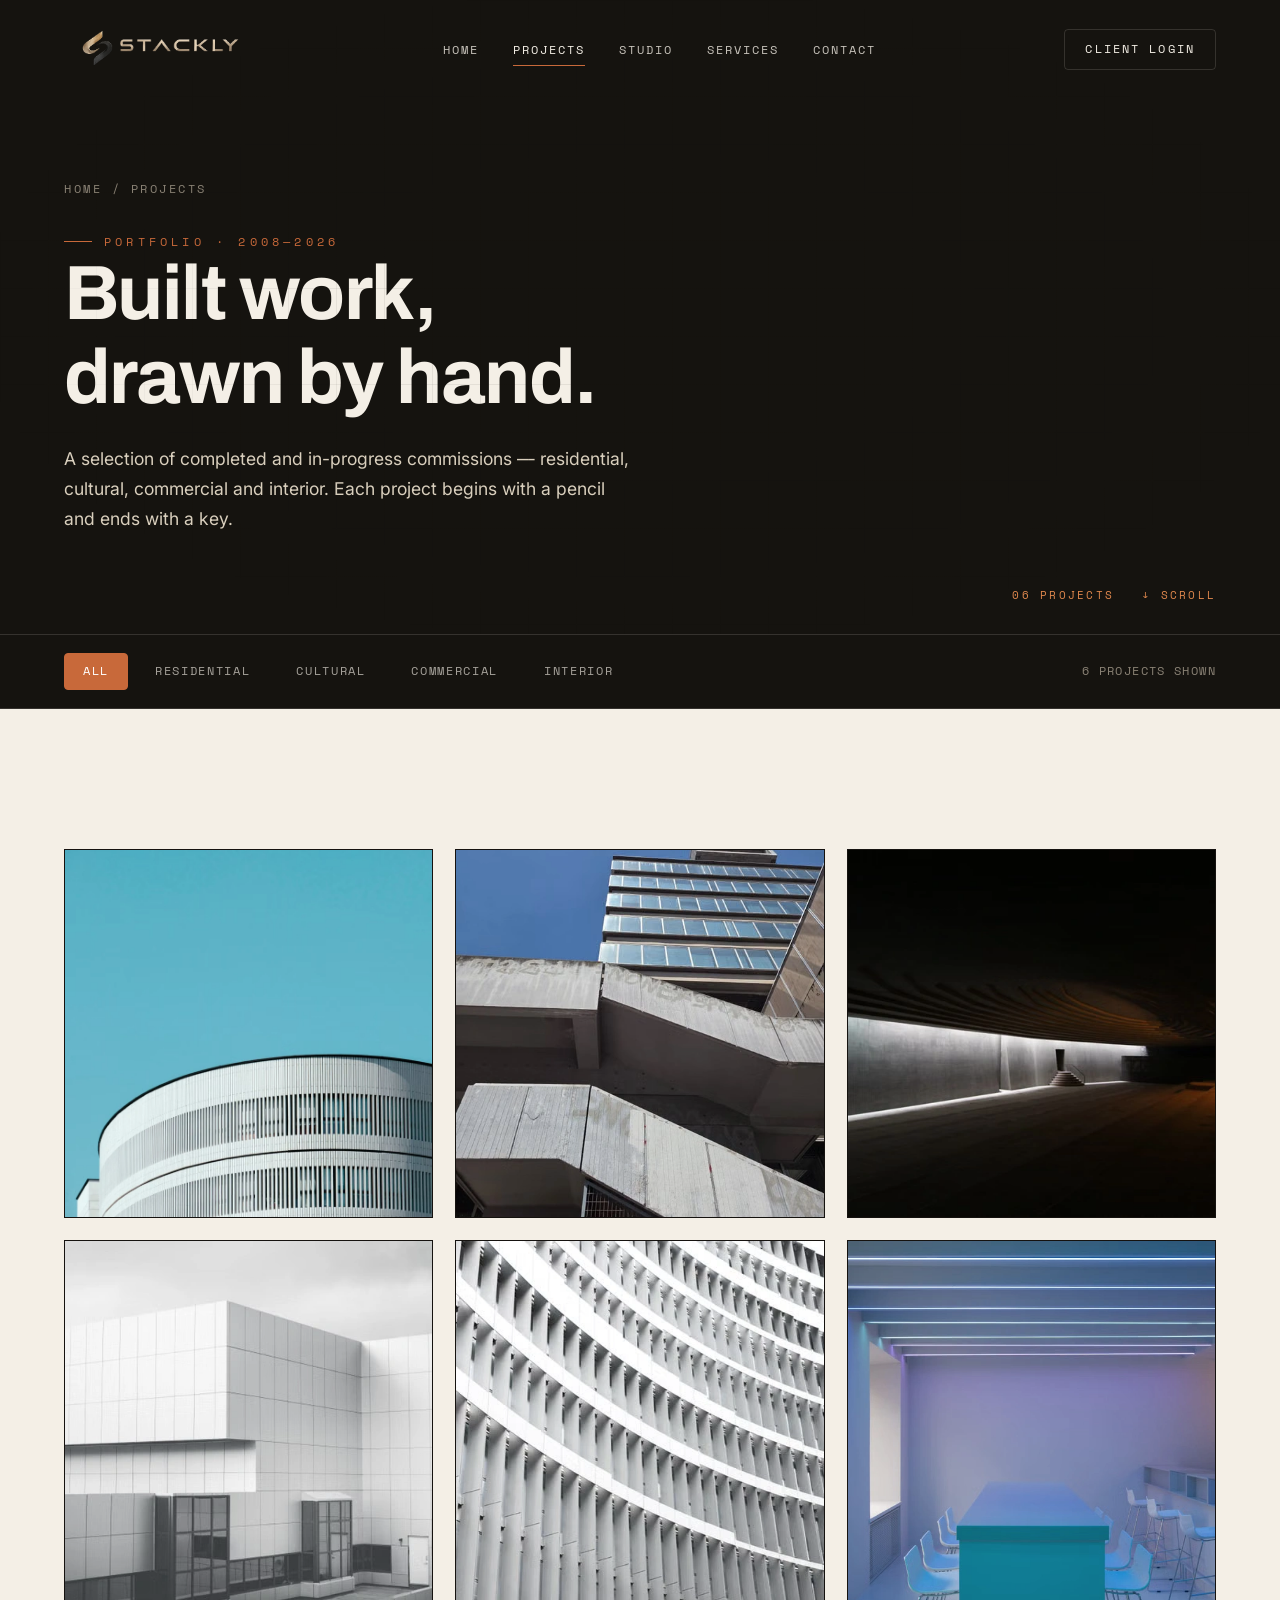
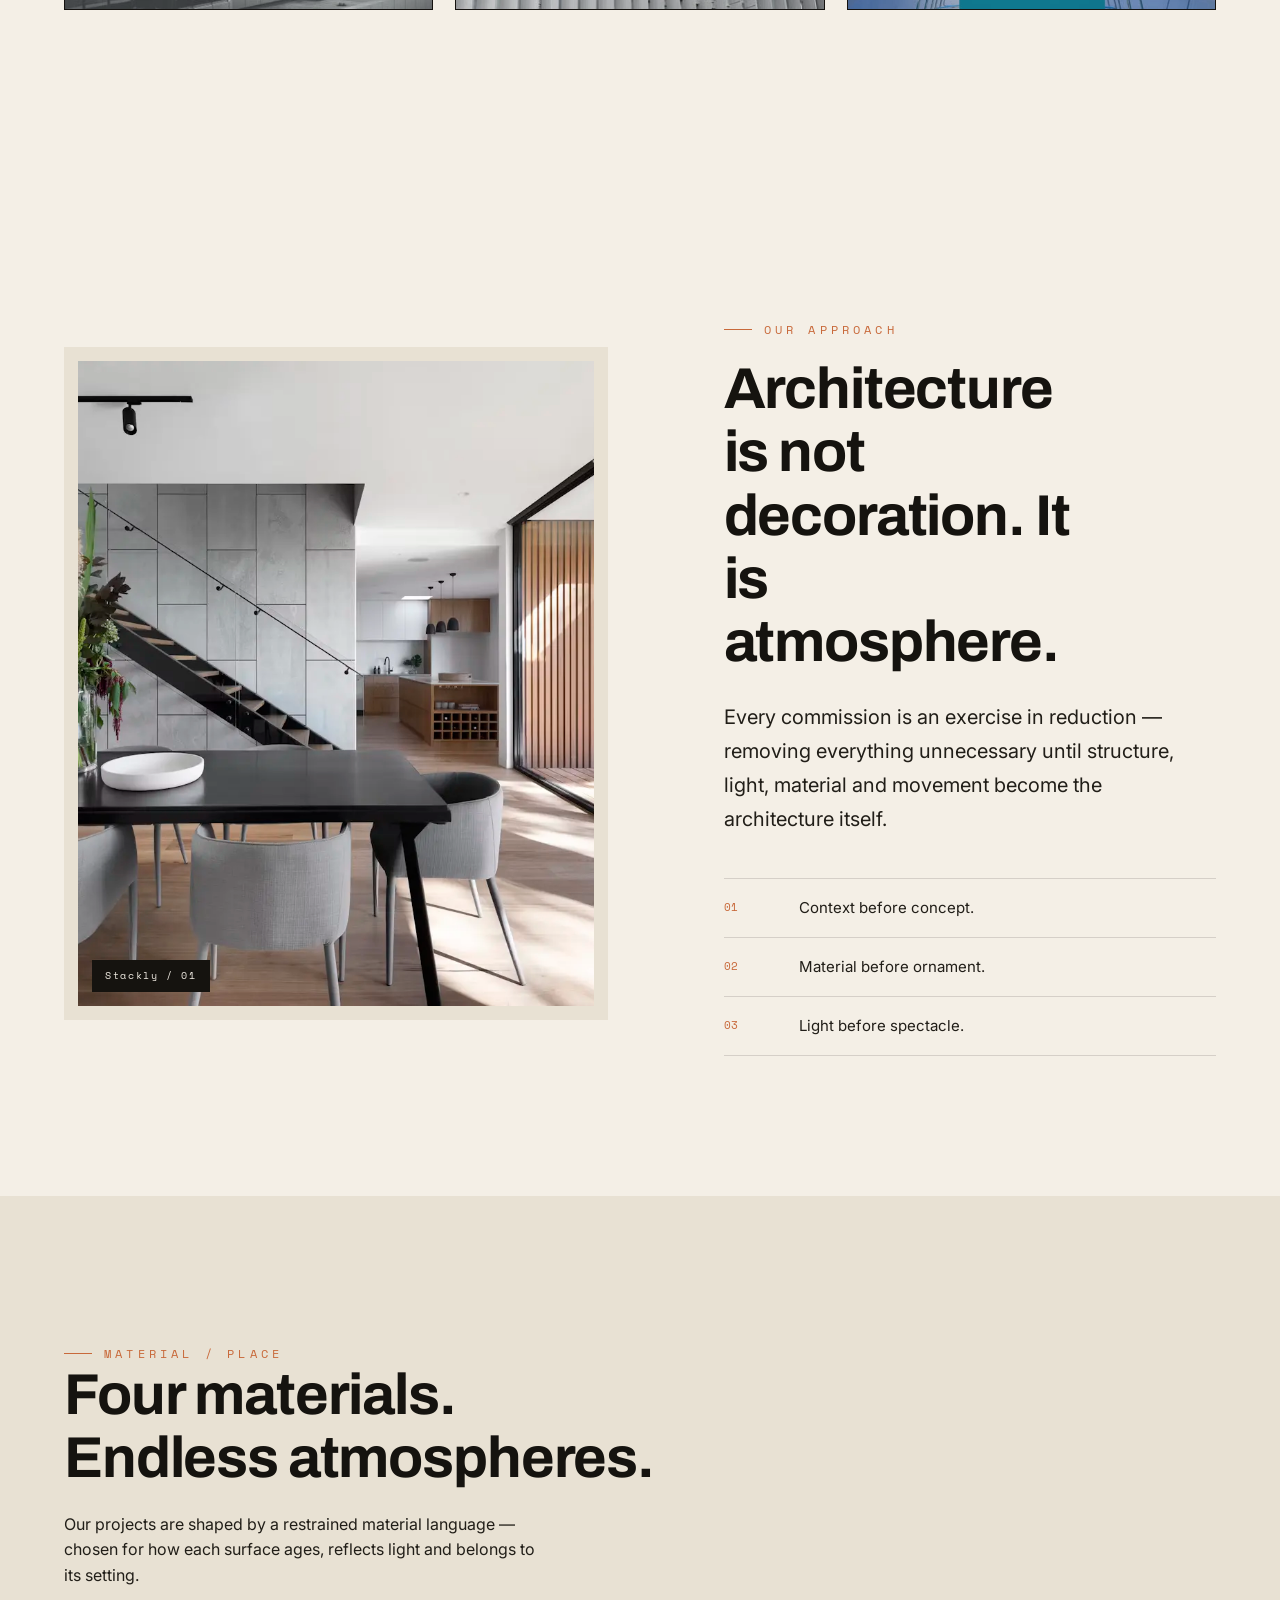
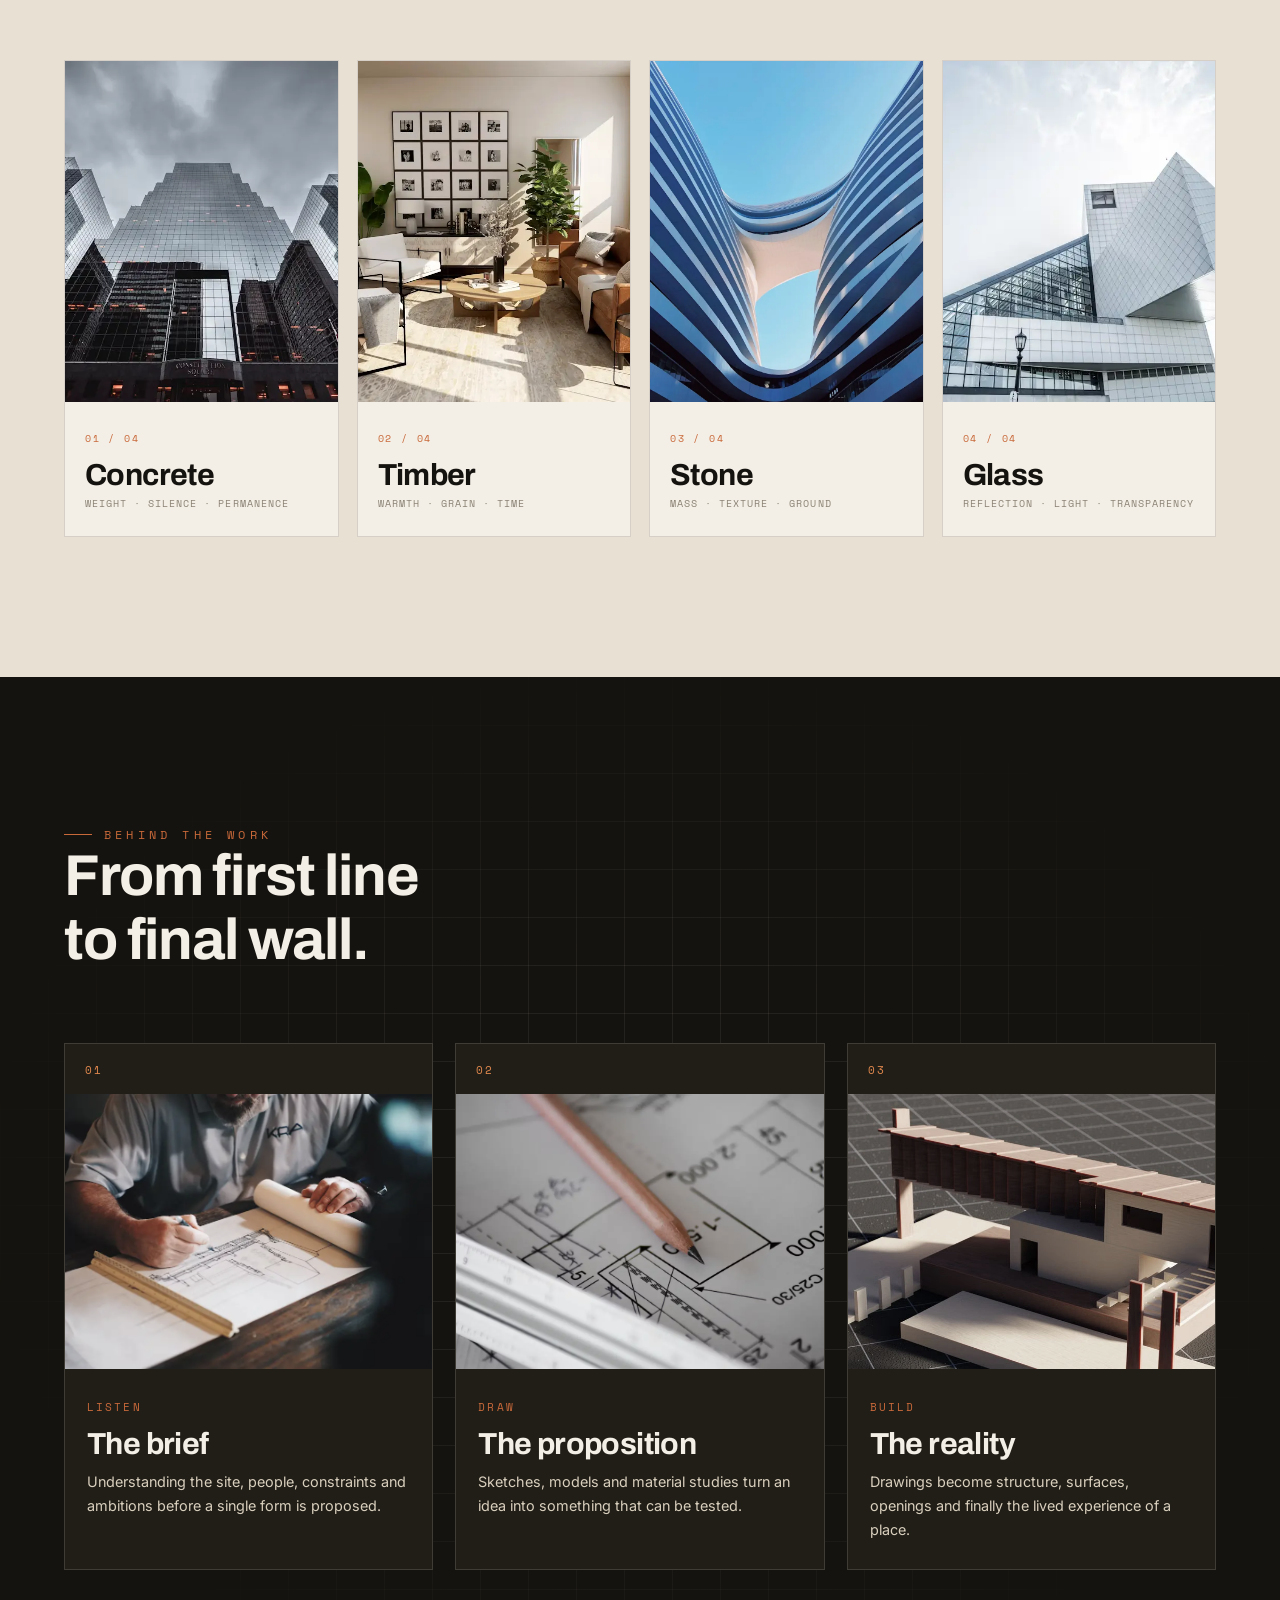
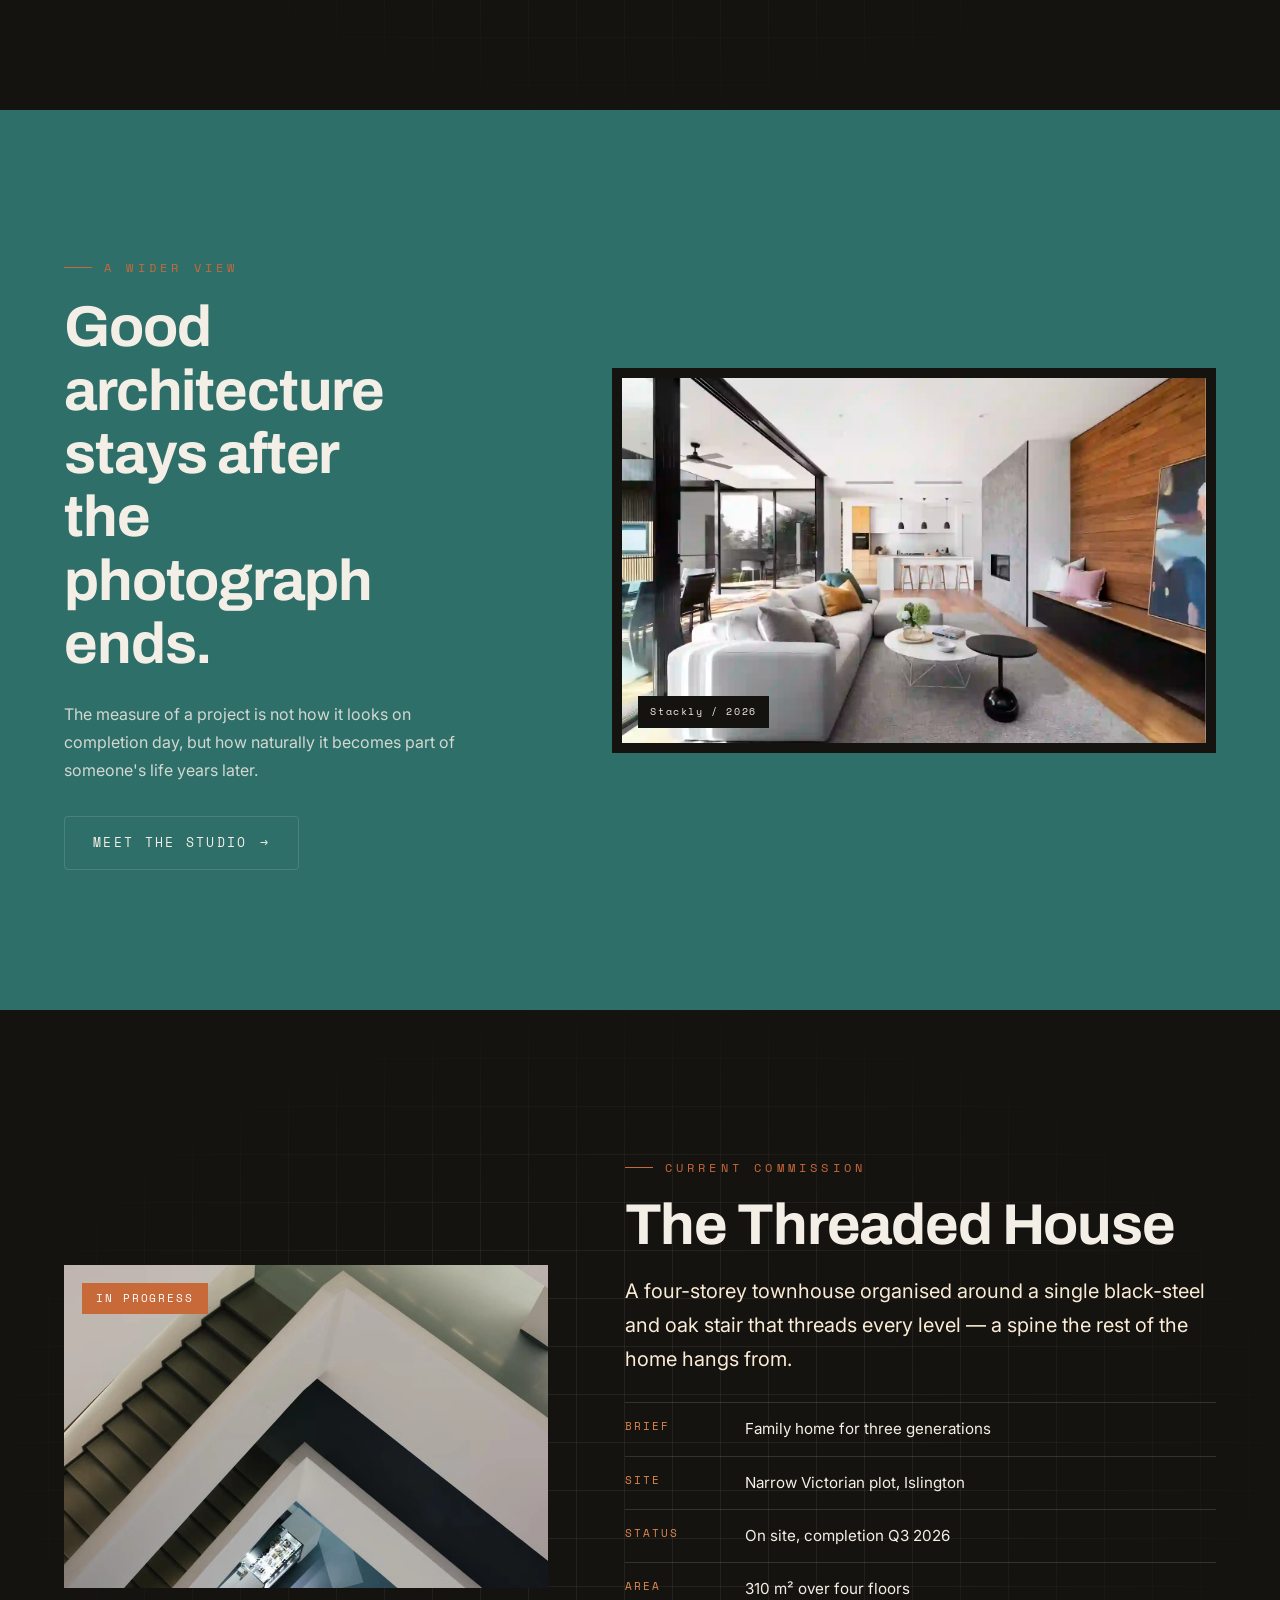
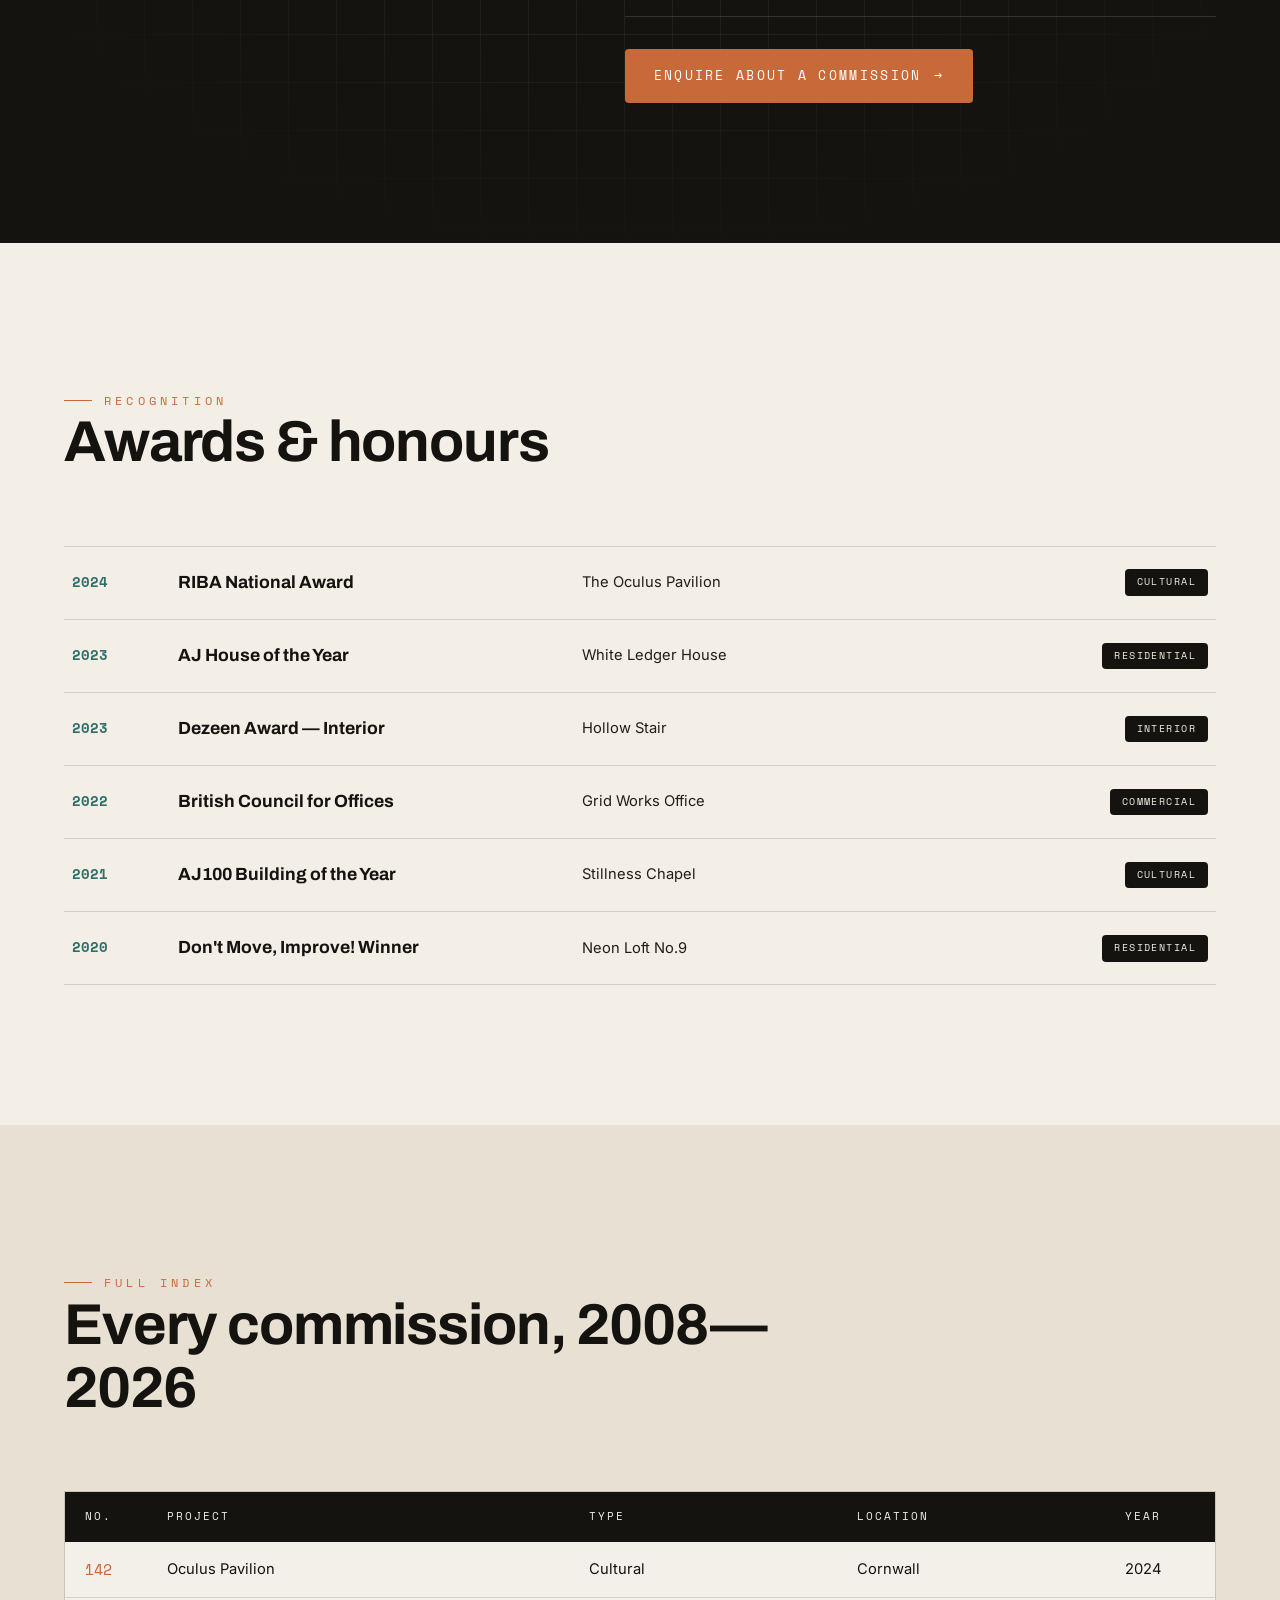
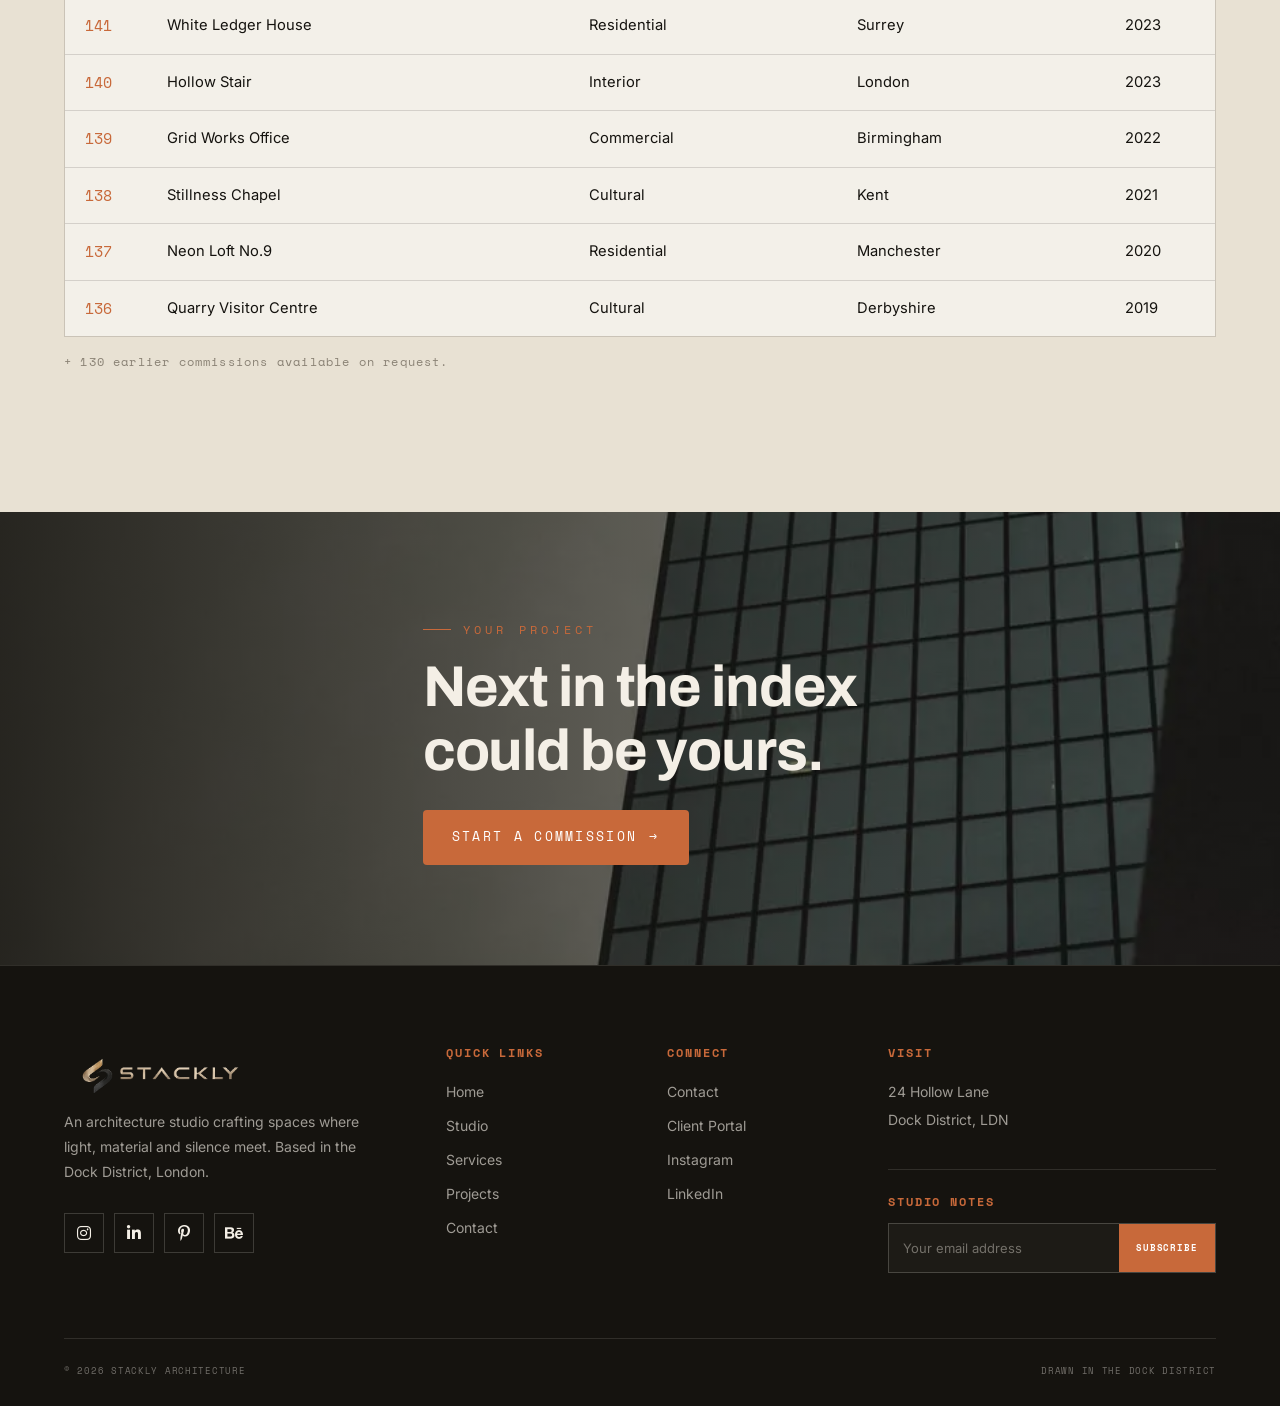
<file: projects.html>
<!DOCTYPE html>
<html lang="en">
<head>
<meta charset="UTF-8" />
<meta name="viewport" content="width=device-width, initial-scale=1.0" />
<title>Projects — Stackly </title>
<meta name="description" content="Selected architecture projects by Stackly  — residential, cultural, commercial and interior work." />
<link rel="preconnect" href="https://fonts.googleapis.com" />
<link rel="preconnect" href="https://fonts.gstatic.com" crossorigin />
<link href="https://fonts.googleapis.com/css2?family=Archivo:wght@400;500;700;900&family=Inter:wght@300;400;500;600&family=Space+Mono:wght@400;700&display=swap" rel="stylesheet" />
<link rel="stylesheet" href="https://cdnjs.cloudflare.com/ajax/libs/font-awesome/6.5.2/css/all.min.css">
<link rel="stylesheet" href="css/theme.css" />
<link rel="stylesheet" href="css/projects.css" />
</head>
<body>

<!-- ============ NAV ============ -->
<header class="topbar">
  <a href="index.html" class="brand">
    <img 
     src="images/logooi.webp" 
     alt="Stackly  Architecture"
     class="brand-logo"
    >
  </a>
  <nav class="nav-links">
    <a href="index.html">Home</a>
    <a href="projects.html">Projects</a>
    <a href="studio.html">Studio</a>
    <a href="services.html">Services</a>
    <a href="contact.html">Contact</a>
  </nav>
  <div class="nav-right">
    <a href="login.html" class="login-link">Client Login</a>
    <button class="menu-toggle" aria-label="Open menu"><span></span><span></span><span></span></button>
  </div>
</header>
<div class="menu-backdrop"></div>
<aside class="mobile-menu" aria-label="Mobile menu">
  <p class="m-label">Menu</p>
  <nav>
    <a href="index.html">Home <span class="num">01</span></a>
    <a href="projects.html" class="is-active">Projects <span class="num">02</span></a>
    <a href="studio.html">Studio <span class="num">03</span></a>
    <a href="services.html">Services <span class="num">04</span></a>
    <a href="contact.html">Contact <span class="num">05</span></a>
  </nav>
  <div class="m-foot">
    <a href="login.html" class="btn login-btn">Client Login</a>
    <div class="m-contact">
      24 Hollow Lane, Dock District<br />
      hello&#64;Stackly.studio<br />
      +44 20 7946 0123
    </div>
  </div>
</aside>

<!-- ============ 1 · PAGE HERO ============ -->
<section class="page-hero proj-hero">
  <div class="blueprint-bg"></div>
  <div class="container">
    <p class="crumbs"><a href="index.html">Home</a> / Projects</p>
    <p class="eyebrow">Portfolio · 2008—2026</p>
    <h1>Built work,<br />drawn by hand.</h1>
    <p class="hero-sub">A selection of completed and in-progress commissions — residential, cultural, commercial and interior. Each project begins with a pencil and ends with a key.</p>
  </div>
  <div class="hero-corner">
    <span>06 PROJECTS</span>
    <span>↓ SCROLL</span>
  </div>
</section>

<!-- ============ 2 · FILTER BAR ============ -->
<section class="filter-bar" id="filter">
  <div class="container filter-row">
    <div class="filter-tabs" id="filterTabs">
      <button class="ftab active" data-filter="all">All</button>
      <button class="ftab" data-filter="residential">Residential</button>
      <button class="ftab" data-filter="cultural">Cultural</button>
      <button class="ftab" data-filter="commercial">Commercial</button>
      <button class="ftab" data-filter="interior">Interior</button>
    </div>
    <p class="filter-count"><span id="fCount">6</span> projects shown</p>
  </div>
</section>

<!-- ============ 3 · PROJECT MASONRY ============ -->
<section class="gallery section-pad" id="gallery">
  <div class="container">
    <div class="masonry" id="masonry">

      <article class="m-card m-tall" data-cat="cultural">
        <img src="images/project3.webp" alt="Cylindrical building" />
        <div class="m-overlay">
          <span class="m-no">P/01</span>
          <h3>The Oculus Pavilion</h3>
          <p>A cylindrical gallery lit by a single overhead oculus, set into a Cornish hillside.</p>
          <div class="m-meta"><span>2024</span><span>Cultural</span><span>Cornwall</span></div>
        </div>
      </article>

      <article class="m-card" data-cat="residential">
        <img src="images/project4.webp" alt="White panel facade" />
        <div class="m-overlay">
          <span class="m-no">P/02</span>
          <h3>White Ledger House</h3>
          <p>A family residence wrapped in stacked white concrete ledgers.</p>
          <div class="m-meta"><span>2023</span><span>Residential</span></div>
        </div>
      </article>

      <article class="m-card" data-cat="interior">
        <img src="images/project5.webp" alt="Concrete staircase" />
        <div class="m-overlay">
          <span class="m-no">P/03</span>
          <h3>Hollow Stair</h3>
          <p>A monolithic concrete stair threading a four-storey townhouse.</p>
          <div class="m-meta"><span>2023</span><span>Interior</span><span>London</span></div>
        </div>
      </article>

      <article class="m-card" data-cat="commercial">
        <img src="images/project6.webp" alt="Geometric facade" />
        <div class="m-overlay">
          <span class="m-no">P/04</span>
          <h3>Grid Works Office</h3>
          <p>Adaptive-reuse workplace behind a rhythmic geometric screen.</p>
          <div class="m-meta"><span>2022</span><span>Commercial</span></div>
        </div>
      </article>

      <article class="m-card" data-cat="cultural">
        <img src="images/project7.webp" alt="Sancaklar mosque interior" />
        <div class="m-overlay">
          <span class="m-no">P/05</span>
          <h3>Stillness Chapel</h3>
          <p>A meditation space of board-formed concrete and a single south light.</p>
          <div class="m-meta"><span>2021</span><span>Cultural</span><span>Kent</span></div>
        </div>
      </article>

      <article class="m-card m-wide" data-cat="residential">
        <img src="images/project8.webp" alt="Minimalist interior" />
        <div class="m-overlay">
          <span class="m-no">P/06</span>
          <h3>Neon Loft No.9</h3>
          <p>A warehouse conversion where original brick meets a quiet blue glow.</p>
          <div class="m-meta"><span>2020</span><span>Residential</span><span>Manchester</span></div>
        </div>
      </article>

    </div>
  </div>
</section>

<!-- ============ 4 · PROJECT STATEMENT ============ -->
<section class="project-statement section-pad bg-paper" id="statement">
  <div class="container statement-grid">

    <div class="statement-image reveal">
      <img
        src="images/interior2.webp"
        alt="Minimal modern architecture"
      />
      <span class="image-index">Stackly / 01</span>
    </div>

    <div class="statement-content reveal">
      <p class="eyebrow">Our approach</p>

      <h2>
        Architecture is not
        decoration. It is
        atmosphere.
      </h2>

      <p class="lead">
        Every commission is an exercise in reduction — removing
        everything unnecessary until structure, light, material and
        movement become the architecture itself.
      </p>

      <div class="statement-rule"></div>

      <div class="statement-meta">
        <span>01</span>
        <p>Context before concept.</p>
      </div>

      <div class="statement-meta">
        <span>02</span>
        <p>Material before ornament.</p>
      </div>

      <div class="statement-meta">
        <span>03</span>
        <p>Light before spectacle.</p>
      </div>
    </div>

  </div>
</section>

<!-- ============ 5 · MATERIAL / PLACE ============ -->
<section class="material-place section-pad bg-sand" id="materials">

  <div class="container">

    <div class="section-head material-head reveal">
      <p class="eyebrow">Material / Place</p>
      <h2>Four materials.<br>Endless atmospheres.</h2>
      <p>
        Our projects are shaped by a restrained material language —
        chosen for how each surface ages, reflects light and belongs
        to its setting.
      </p>
    </div>

    <div class="material-grid reveal-stagger">

      <article class="material-item">
        <div class="material-image">
          <img
            src="images/building4.webp"
            alt="Concrete architecture"
          />
        </div>
        <div class="material-body">
          <span>01 / 04</span>
          <h3>Concrete</h3>
          <p>Weight · Silence · Permanence</p>
        </div>
      </article>

      <article class="material-item">
        <div class="material-image">
          <img
            src="images/interior3.webp"
            alt="Warm timber interior"
          />
        </div>
        <div class="material-body">
          <span>02 / 04</span>
          <h3>Timber</h3>
          <p>Warmth · Grain · Time</p>
        </div>
      </article>

      <article class="material-item">
        <div class="material-image">
          <img
            src="images/project9.webp"
            alt="Stone architecture"
          />
        </div>
        <div class="material-body">
          <span>03 / 04</span>
          <h3>Stone</h3>
          <p>Mass · Texture · Ground</p>
        </div>
      </article>

      <article class="material-item">
        <div class="material-image">
          <img
            src="images/building5.webp"
            alt="Glass architecture"
          />
        </div>
        <div class="material-body">
          <span>04 / 04</span>
          <h3>Glass</h3>
          <p>Reflection · Light · Transparency</p>
        </div>
      </article>

    </div>

  </div>
</section>

<!-- ============ 6 · PROJECT JOURNEY ============ -->
<section class="project-journey section-pad bg-ink" id="journey">

  <div class="blueprint-bg"></div>

  <div class="container">

    <div class="section-head reveal">
      <p class="eyebrow">Behind the work</p>
      <h2>From first line<br>to final wall.</h2>
    </div>

    <div class="journey-grid reveal-stagger">

      <article class="journey-item">
        <div class="journey-number">01</div>
        <div class="journey-image">
          <img
            src="images/drawing.webp"
            alt="Architectural drawings"
          />
        </div>
        <div class="journey-content">
          <span>Listen</span>
          <h3>The brief</h3>
          <p>
            Understanding the site, people, constraints and ambitions
            before a single form is proposed.
          </p>
        </div>
      </article>

      <article class="journey-item">
        <div class="journey-number">02</div>
        <div class="journey-image">
          <img
            src="images/drawing2.webp"
            alt="Architectural model"
          />
        </div>
        <div class="journey-content">
          <span>Draw</span>
          <h3>The proposition</h3>
          <p>
            Sketches, models and material studies turn an idea into
            something that can be tested.
          </p>
        </div>
      </article>

      <article class="journey-item">
        <div class="journey-number">03</div>
        <div class="journey-image">
          <img
            src="images/project13.webp"
            alt="Architectural construction"
          />
        </div>
        <div class="journey-content">
          <span>Build</span>
          <h3>The reality</h3>
          <p>
            Drawings become structure, surfaces, openings and finally
            the lived experience of a place.
          </p>
        </div>
      </article>

    </div>

  </div>
</section>

<!-- ============ 11 · STUDIO PERSPECTIVE ============ -->
<section class="studio-perspective section-pad bg-teal">

  <div class="container perspective-grid">

    <div class="perspective-text reveal">
      <p class="eyebrow">A wider view</p>

      <h2>
        Good architecture
        stays after the
        photograph ends.
      </h2>

      <p>
        The measure of a project is not how it looks on completion day,
        but how naturally it becomes part of someone's life years later.
      </p>

      <a href="error.html" class="btn btn-ghost-paper">
        Meet the studio
        <span class="arrow">&rarr;</span>
      </a>
    </div>

    <div class="perspective-image reveal">
      <img
        src="images/interior4.webp"
        alt="Contemporary architecture"
      />
      <span>Stackly  / 2026</span>
    </div>

  </div>

</section>

<!-- ============ 7 · SPOTLIGHT (diagonal) ============ -->
<section class="spotlight section-pad bg-ink" id="spotlight">
  <div class="blueprint-bg"></div>
  <div class="container spot-grid">
    <div class="spot-img reveal">
      <img src="images/project10.webp" alt="Minimalist staircase" />
      <span class="spot-tag">In progress</span>
    </div>
    <div class="spot-text reveal">
      <p class="eyebrow">Current commission</p>
      <h2>The Threaded House</h2>
      <p class="lead">A four-storey townhouse organised around a single black-steel and oak stair that threads every level — a spine the rest of the home hangs from.</p>
      <ul class="spot-list">
        <li><span>Brief</span>Family home for three generations</li>
        <li><span>Site</span>Narrow Victorian plot, Islington</li>
        <li><span>Status</span>On site, completion Q3 2026</li>
        <li><span>Area</span>310 m² over four floors</li>
      </ul>
      <a href="error.html" class="btn btn-solid">Enquire about a commission <span class="arrow">&rarr;</span></a>
    </div>
  </div>
</section>

<!-- ============ 5 · AWARDS ============ -->
<section class="awards section-pad bg-paper" id="awards">
  <div class="container">
    <div class="section-head reveal">
      <p class="eyebrow">Recognition</p>
      <h2>Awards &amp; honours</h2>
    </div>
    <div class="award-list reveal-stagger">
      <div class="award-row">
        <span class="aw-year">2024</span>
        <strong>RIBA National Award</strong>
        <span>The Oculus Pavilion</span>
        <span class="aw-kind">Cultural</span>
      </div>
      <div class="award-row">
        <span class="aw-year">2023</span>
        <strong>AJ House of the Year</strong>
        <span>White Ledger House</span>
        <span class="aw-kind">Residential</span>
      </div>
      <div class="award-row">
        <span class="aw-year">2023</span>
        <strong>Dezeen Award — Interior</strong>
        <span>Hollow Stair</span>
        <span class="aw-kind">Interior</span>
      </div>
      <div class="award-row">
        <span class="aw-year">2022</span>
        <strong>British Council for Offices</strong>
        <span>Grid Works Office</span>
        <span class="aw-kind">Commercial</span>
      </div>
      <div class="award-row">
        <span class="aw-year">2021</span>
        <strong>AJ100 Building of the Year</strong>
        <span>Stillness Chapel</span>
        <span class="aw-kind">Cultural</span>
      </div>
      <div class="award-row">
        <span class="aw-year">2020</span>
        <strong>Don't Move, Improve! Winner</strong>
        <span>Neon Loft No.9</span>
        <span class="aw-kind">Residential</span>
      </div>
    </div>
  </div>
</section>

<!-- ============ 6 · INDEX TABLE ============ -->
<section class="pindex section-pad bg-sand" id="pindex">
  <div class="container">
    <div class="section-head reveal">
      <p class="eyebrow">Full index</p>
      <h2>Every commission, 2008—2026</h2>
    </div>
    <div class="pindex-table reveal">
      <div class="pidx-head">
        <span>No.</span><span>Project</span><span>Type</span><span>Location</span><span>Year</span>
      </div>
      <div class="pidx-row"><span>142</span><span>Oculus Pavilion</span><span>Cultural</span><span>Cornwall</span><span>2024</span></div>
      <div class="pidx-row"><span>141</span><span>White Ledger House</span><span>Residential</span><span>Surrey</span><span>2023</span></div>
      <div class="pidx-row"><span>140</span><span>Hollow Stair</span><span>Interior</span><span>London</span><span>2023</span></div>
      <div class="pidx-row"><span>139</span><span>Grid Works Office</span><span>Commercial</span><span>Birmingham</span><span>2022</span></div>
      <div class="pidx-row"><span>138</span><span>Stillness Chapel</span><span>Cultural</span><span>Kent</span><span>2021</span></div>
      <div class="pidx-row"><span>137</span><span>Neon Loft No.9</span><span>Residential</span><span>Manchester</span><span>2020</span></div>
      <div class="pidx-row"><span>136</span><span>Quarry Visitor Centre</span><span>Cultural</span><span>Derbyshire</span><span>2019</span></div>
    </div>
    <p class="pidx-note">+ 130 earlier commissions available on request.</p>
  </div>
</section>

<!-- ============ 7 · CTA ============ -->
<section class="cta-band" id="cta">
  <div class="cta-img"><img src="images/building6.webp" alt="Glass facade skyscraper" /></div>
  <div class="cta-veil"></div>
  <div class="container cta-inner reveal">
    <p class="eyebrow">Your project</p>
    <h2>Next in the index<br />could be yours.</h2>
    <a href="error.html" class="btn btn-solid">Start a commission <span class="arrow">&rarr;</span></a>
  </div>
</section>

<!-- ============ FOOTER ============ -->
<footer class="site-footer">
  <div class="container">
    <div class="footer-grid">
      <div class="footer-brand">
        <a href="index.html" class="brand">
            <img 
             src="images/logooi.webp"
             alt="Stackly  Architecture"   
             class="brand-logo"
            >
        </a>
        <p>An architecture studio crafting spaces where light, material and silence meet. Based in the Dock District, London.</p>
        <div class="footer-social">
           <a href="#" aria-label="Instagram">
            <i class="fa-brands fa-instagram"></i>
           </a>

           <a href="#" aria-label="LinkedIn">
            <i class="fa-brands fa-linkedin-in"></i>
           </a>

           <a href="#" aria-label="Pinterest">
            <i class="fa-brands fa-pinterest-p"></i>
           </a>

           <a href="#" aria-label="Behance">
            <i class="fa-brands fa-behance"></i>
           </a>
        </div>
      </div>
      <div class="footer-col">
        <h4>Quick links</h4>
        <a href="index.html">Home</a>
        <a href="studio.html">Studio</a>
        <a href="services.html">Services</a>
        <a href="projects.html">Projects</a>
        <a href="contact.html">Contact</a>
      </div>
      <div class="footer-col">
        <h4>Connect</h4>
        <a href="error.html">Contact</a>
        <a href="error.html">Client Portal</a>
        <a href="error.html">Instagram</a>
        <a href="error.html">LinkedIn</a>
      </div>
      <div class="footer-col">
        <h4>Visit</h4>
        <li>24 Hollow Lane</li>
        <li>Dock District, LDN</li>
        <!-- <li>+44 20 7946 0123</li> -->

        <div class="footer-newsletter">
           <h4>Studio Notes</h4>

           <form class="newsletter-form">
              <input 
                type="email" 
                placeholder="Your email address"
                aria-label="Email address"
                required
               >

               <button type="submit">
                   Subscribe
               </button>
           </form>
        </div>

      </div>
    </div>

    

    <div class="footer-bottom">
      <span>© <span class="js-year">2026</span> Stackly  Architecture</span>
      <span>Drawn in the Dock District</span>
    </div>
  </div>
</footer>

<script src="js/theme.js"></script>
<script src="js/projects.js"></script>
</body>
</html>
</file>
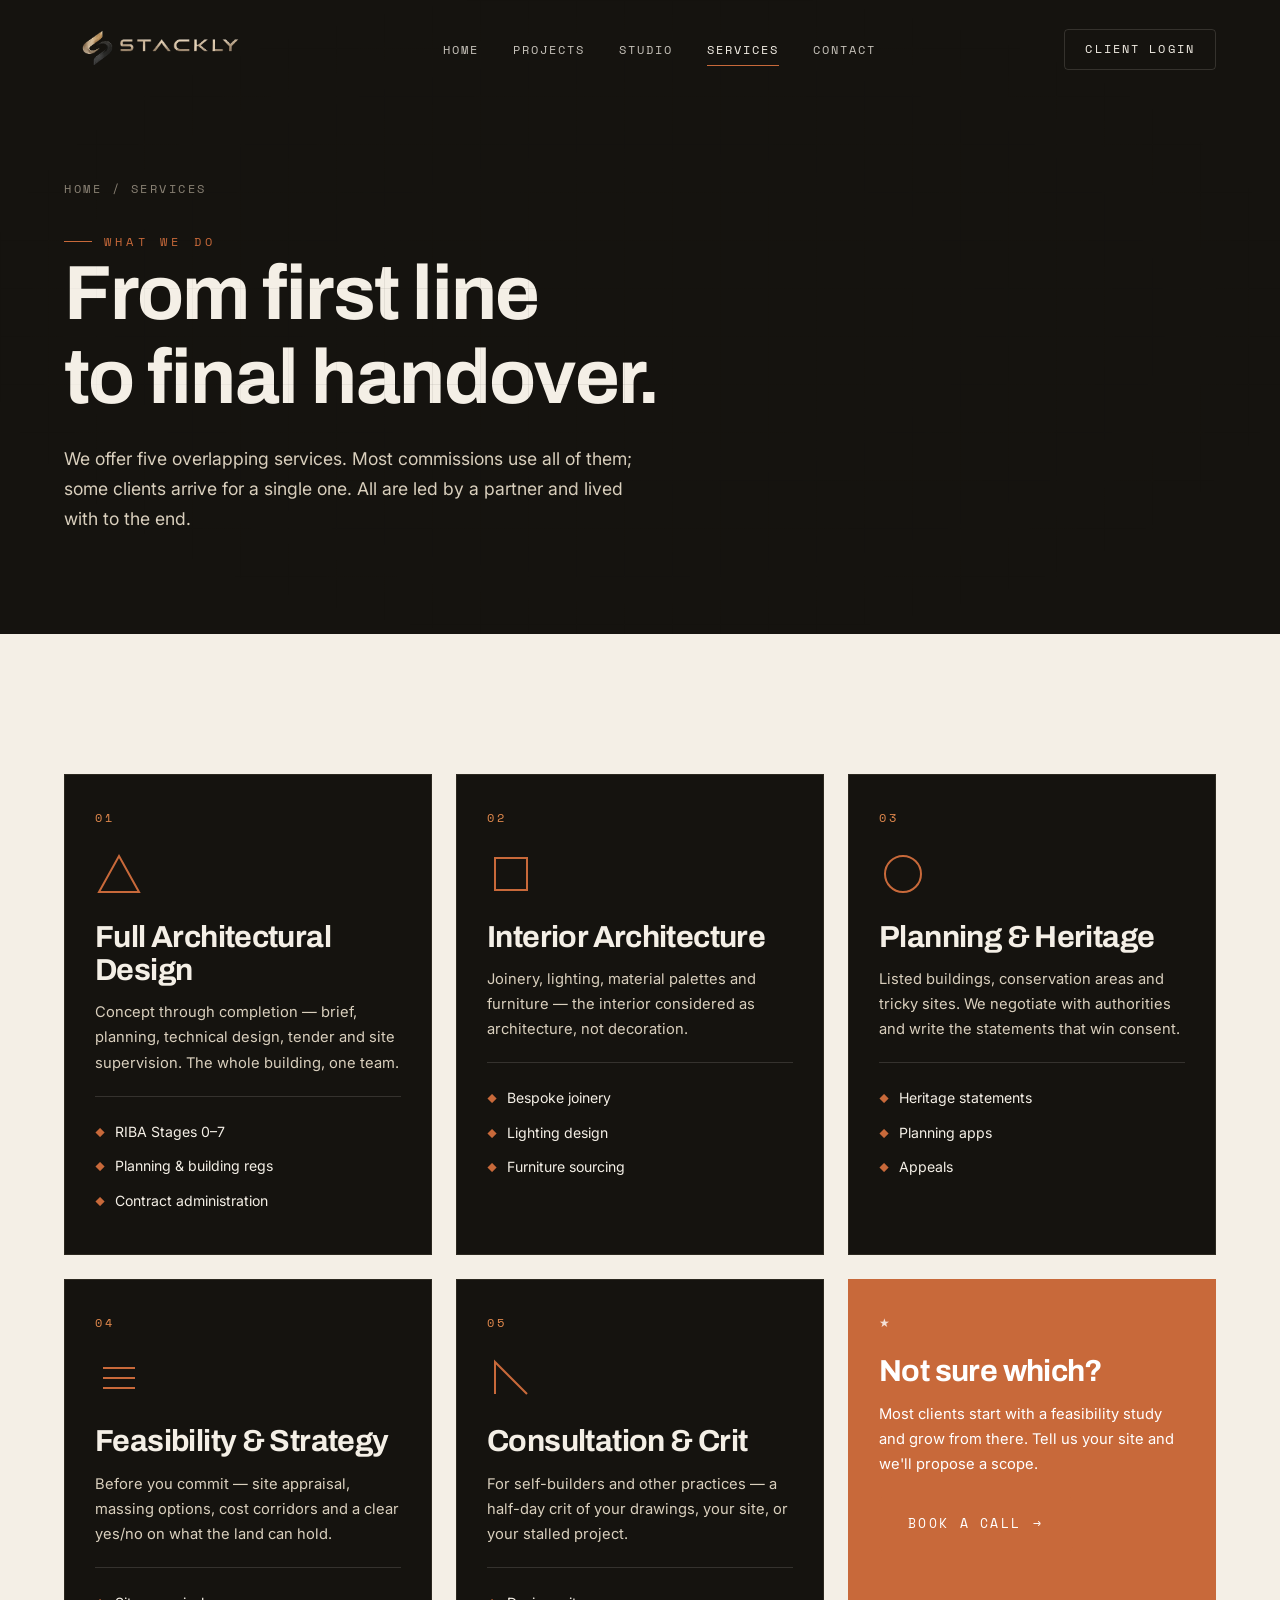
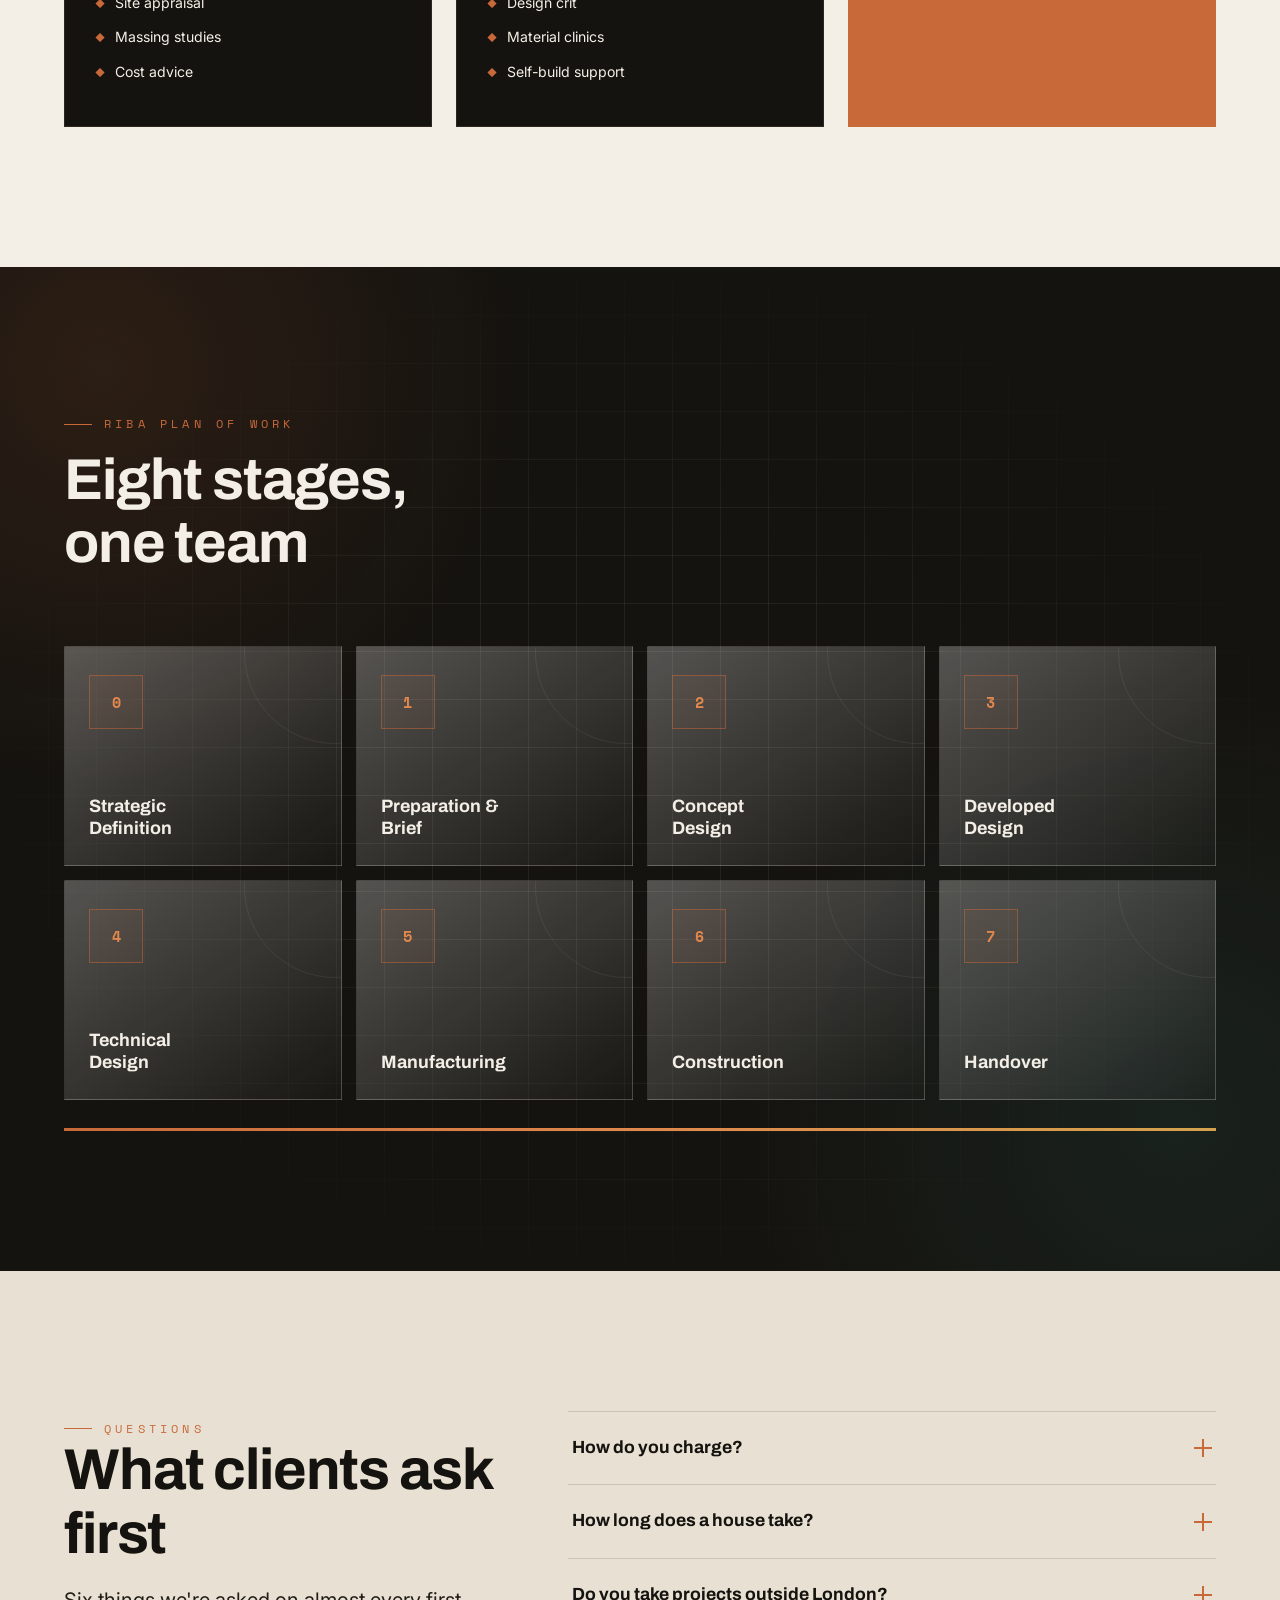
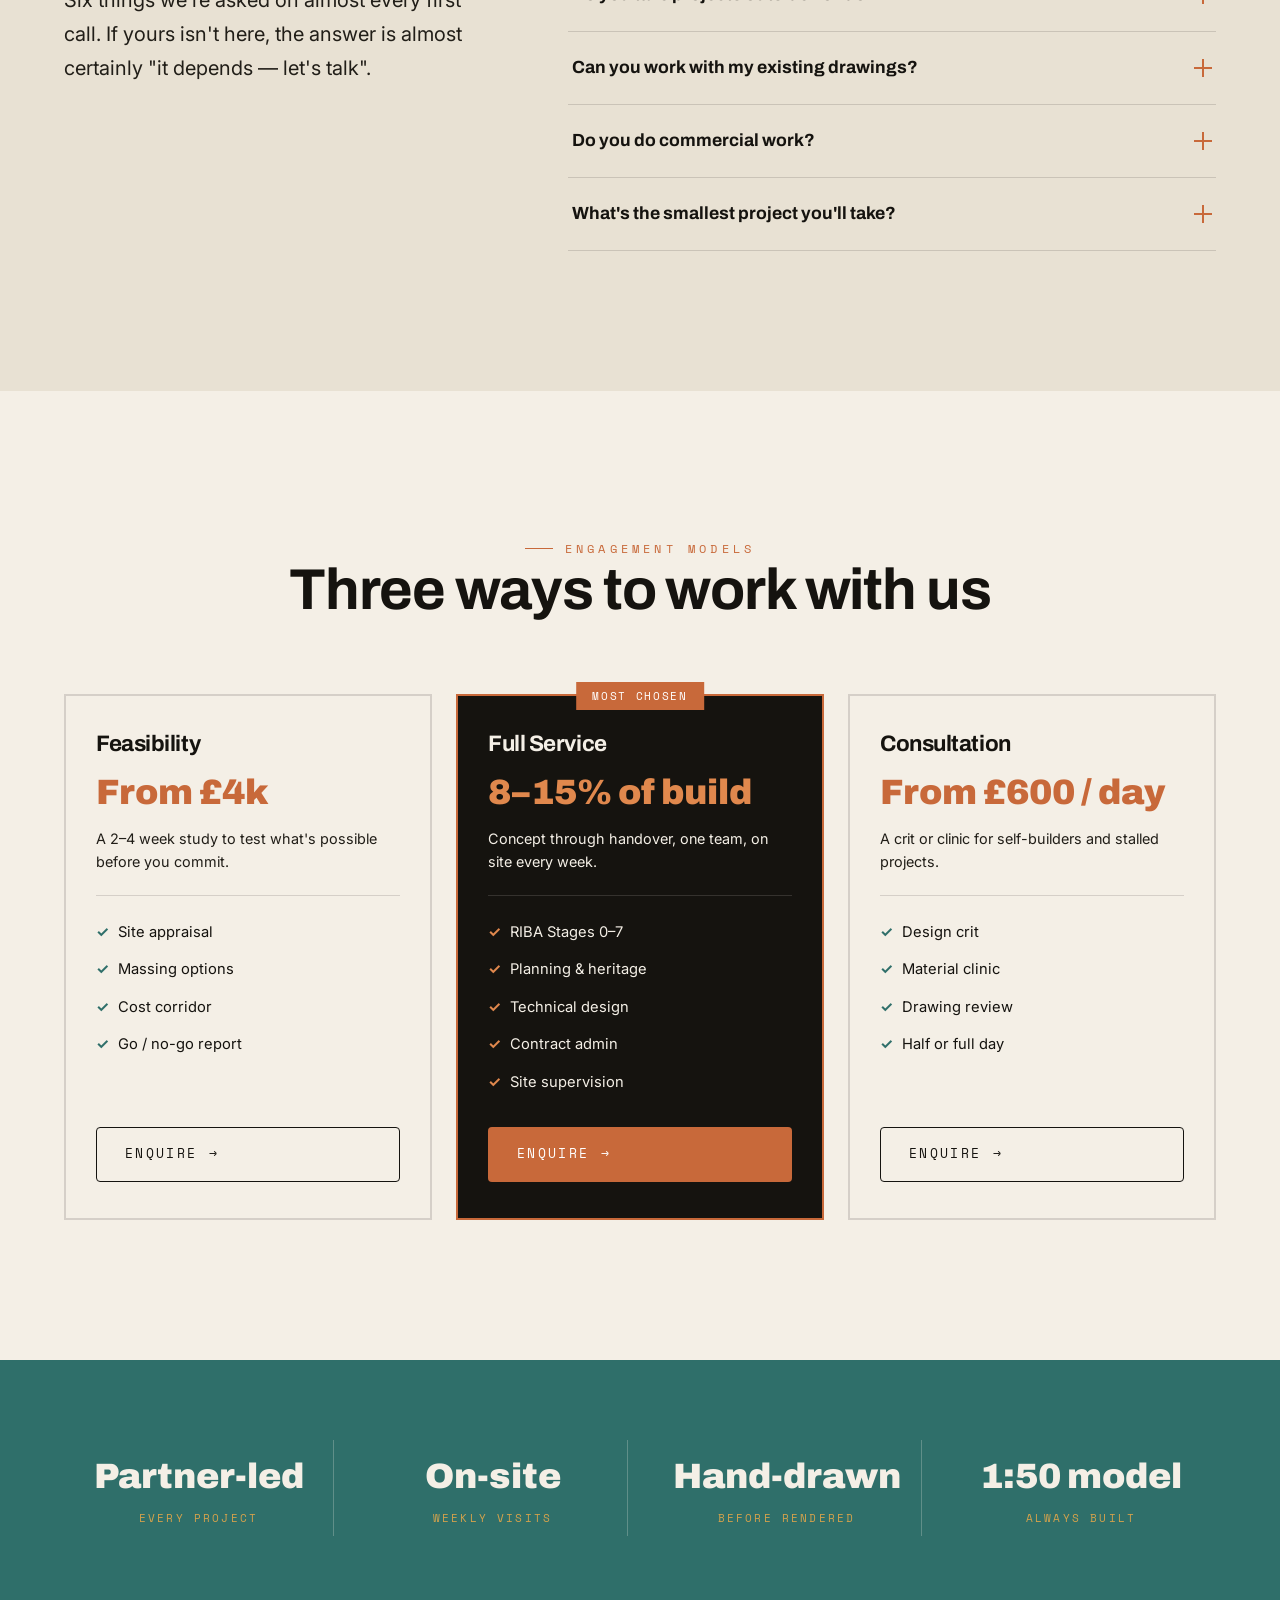
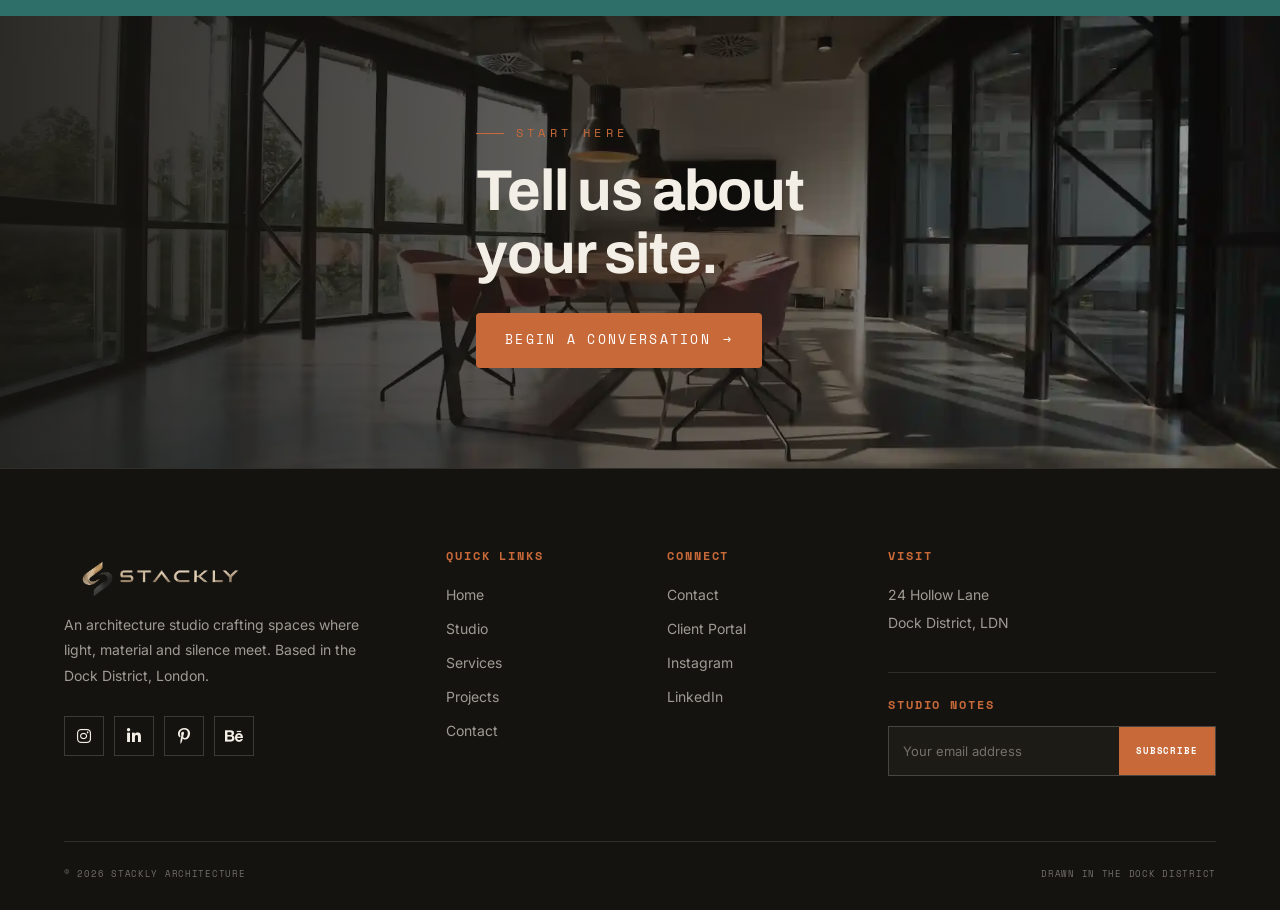
<file: services.html>
<!DOCTYPE html>
<html lang="en">
<head>
<meta charset="UTF-8" />
<meta name="viewport" content="width=device-width, initial-scale=1.0" />
<title>Services — Stackly </title>
<meta name="description" content="Architectural services from Stackly  — full design, interior, planning, heritage and consultation." />
<link rel="preconnect" href="https://fonts.googleapis.com" />
<link rel="preconnect" href="https://fonts.gstatic.com" crossorigin />
<link href="https://fonts.googleapis.com/css2?family=Archivo:wght@400;500;700;900&family=Inter:wght@300;400;500;600&family=Space+Mono:wght@400;700&display=swap" rel="stylesheet" />
<link rel="stylesheet" href="https://cdnjs.cloudflare.com/ajax/libs/font-awesome/6.5.2/css/all.min.css">
<link rel="stylesheet" href="css/theme.css" />
<link rel="stylesheet" href="css/services.css" />
</head>
<body>

<!-- ============ NAV ============ -->
<header class="topbar">
  <a href="index.html" class="brand">
    <img 
     src="images/logooi.webp" 
     alt="Stackly  Architecture"
     class="brand-logo"
    >
  </a>
  <nav class="nav-links">
    <a href="index.html">Home</a>
    <a href="projects.html">Projects</a>
    <a href="studio.html">Studio</a>
    <a href="services.html">Services</a>
    <a href="contact.html">Contact</a>
  </nav>
  <div class="nav-right">
    <a href="login.html" class="login-link">Client Login</a>
    <button class="menu-toggle" aria-label="Open menu"><span></span><span></span><span></span></button>
  </div>
</header>
<div class="menu-backdrop"></div>
<aside class="mobile-menu" aria-label="Mobile menu">
  <p class="m-label">Menu</p>
  <nav>
    <a href="index.html">Home <span class="num">01</span></a>
    <a href="projects.html">Projects <span class="num">02</span></a>
    <a href="studio.html">Studio <span class="num">03</span></a>
    <a href="services.html" class="is-active">Services <span class="num">04</span></a>
    <a href="contact.html">Contact <span class="num">05</span></a>
  </nav>
  <div class="m-foot">
    <a href="login.html" class="btn login-btn">Client Login</a>
    <div class="m-contact">
      24 Hollow Lane, Dock District<br />
      hello&#64;Stackly.studio<br />
      +44 20 7946 0123
    </div>
  </div>
</aside>

<!-- ============ 1 · PAGE HERO ============ -->
<section class="page-hero svc-hero">
  <div class="blueprint-bg"></div>
  <div class="container">
    <p class="crumbs"><a href="index.html">Home</a> / Services</p>
    <p class="eyebrow">What we do</p>
    <h1>From first line<br />to final handover.</h1>
    <p class="hero-sub">We offer five overlapping services. Most commissions use all of them; some clients arrive for a single one. All are led by a partner and lived with to the end.</p>
  </div>
</section>

<!-- ============ 2 · SERVICE GRID ============ -->
<section class="svc-grid section-pad bg-paper" id="services">
  <div class="container svc-row reveal-stagger">
    <article class="svc-card">
      <span class="svc-no">01</span>
      <div class="svc-icon"><!-- triangle --><svg viewBox="0 0 48 48"><polygon points="24,6 44,42 4,42" fill="none" stroke="currentColor" stroke-width="2"/></svg></div>
      <h3>Full Architectural Design</h3>
      <p>Concept through completion — brief, planning, technical design, tender and site supervision. The whole building, one team.</p>
      <ul><li>RIBA Stages 0–7</li><li>Planning &amp; building regs</li><li>Contract administration</li></ul>
    </article>
    <article class="svc-card">
      <span class="svc-no">02</span>
      <div class="svc-icon"><!-- square --><svg viewBox="0 0 48 48"><rect x="8" y="8" width="32" height="32" fill="none" stroke="currentColor" stroke-width="2"/></svg></div>
      <h3>Interior Architecture</h3>
      <p>Joinery, lighting, material palettes and furniture — the interior considered as architecture, not decoration.</p>
      <ul><li>Bespoke joinery</li><li>Lighting design</li><li>Furniture sourcing</li></ul>
    </article>
    <article class="svc-card">
      <span class="svc-no">03</span>
      <div class="svc-icon"><!-- circle --><svg viewBox="0 0 48 48"><circle cx="24" cy="24" r="18" fill="none" stroke="currentColor" stroke-width="2"/></svg></div>
      <h3>Planning &amp; Heritage</h3>
      <p>Listed buildings, conservation areas and tricky sites. We negotiate with authorities and write the statements that win consent.</p>
      <ul><li>Heritage statements</li><li>Planning apps</li><li>Appeals</li></ul>
    </article>
    <article class="svc-card">
      <span class="svc-no">04</span>
      <div class="svc-icon"><!-- lines --><svg viewBox="0 0 48 48"><line x1="8" y1="14" x2="40" y2="14" stroke="currentColor" stroke-width="2"/><line x1="8" y1="24" x2="40" y2="24" stroke="currentColor" stroke-width="2"/><line x1="8" y1="34" x2="40" y2="34" stroke="currentColor" stroke-width="2"/></svg></div>
      <h3>Feasibility &amp; Strategy</h3>
      <p>Before you commit — site appraisal, massing options, cost corridors and a clear yes/no on what the land can hold.</p>
      <ul><li>Site appraisal</li><li>Massing studies</li><li>Cost advice</li></ul>
    </article>
    <article class="svc-card">
      <span class="svc-no">05</span>
      <div class="svc-icon"><!-- angle --><svg viewBox="0 0 48 48"><polyline points="8,40 8,8 40,40" fill="none" stroke="currentColor" stroke-width="2"/></svg></div>
      <h3>Consultation &amp; Crit</h3>
      <p>For self-builders and other practices — a half-day crit of your drawings, your site, or your stalled project.</p>
      <ul><li>Design crit</li><li>Material clinics</li><li>Self-build support</li></ul>
    </article>
    <article class="svc-card svc-card-feat">
      <span class="svc-no">★</span>
      <h3>Not sure which?</h3>
      <p>Most clients start with a feasibility study and grow from there. Tell us your site and we'll propose a scope.</p>
      <a href="error.html" class="btn btn-solid">Book a call <span class="arrow">&rarr;</span></a>
    </article>
  </div>
</section>

<!-- ============ 3 · PROCESS TIMELINE (RIBA) ============ -->
<section class="riba section-pad bg-ink" id="riba">
  <div class="blueprint-bg"></div>
  <div class="container">
    <div class="section-head reveal">
      <p class="eyebrow">RIBA Plan of Work</p>
      <h2>Eight stages, one team</h2>
    </div>
    <div class="riba-track reveal-stagger">
      <div class="riba-step"><span>0</span><b>Strategic Definition</b></div>
      <div class="riba-step"><span>1</span><b>Preparation &amp; Brief</b></div>
      <div class="riba-step"><span>2</span><b>Concept Design</b></div>
      <div class="riba-step"><span>3</span><b>Developed Design</b></div>
      <div class="riba-step"><span>4</span><b>Technical Design</b></div>
      <div class="riba-step"><span>5</span><b>Manufacturing</b></div>
      <div class="riba-step"><span>6</span><b>Construction</b></div>
      <div class="riba-step"><span>7</span><b>Handover</b></div>
    </div>
    <div class="riba-progress"><i id="ribaBar"></i></div>
  </div>
</section>

<!-- ============ 4 · ACCORDION (FAQ) ============ -->
<section class="faq section-pad bg-sand" id="faq">
  <div class="container faq-grid">
    <div class="faq-side reveal">
      <p class="eyebrow">Questions</p>
      <h2>What clients ask first</h2>
      <p class="lead">Six things we're asked on almost every first call. If yours isn't here, the answer is almost certainly "it depends — let's talk".</p>
    </div>
    <div class="faq-acc reveal" id="faqAcc">
      <div class="faq-item">
        <button class="faq-q">How do you charge?<span class="faq-icon"></span></button>
        <div class="faq-a"><p>Most commonly a percentage of the construction cost (8–15% for full service), or a fixed fee for defined stages. We send a clear fee proposal after the first meeting.</p></div>
      </div>
      <div class="faq-item">
        <button class="faq-q">How long does a house take?<span class="faq-icon"></span></button>
        <div class="faq-a"><p>From first sketch to keys: typically 18–30 months for a new-build house, depending on planning and build complexity. Interiors can be 6–12 months.</p></div>
      </div>
      <div class="faq-item">
        <button class="faq-q">Do you take projects outside London?<span class="faq-icon"></span></button>
        <div class="faq-a"><p>Yes. We work across the UK and occasionally abroad. A resident architect travels to site; distance is discussed openly in the first call.</p></div>
      </div>
      <div class="faq-item">
        <button class="faq-q">Can you work with my existing drawings?<span class="faq-icon"></span></button>
        <div class="faq-a"><p>Often, yes. We'll review what you have, tell you honestly what's usable, and propose how to move forward — sometimes a fresh start is cheaper than salvaging.</p></div>
      </div>
      <div class="faq-item">
        <button class="faq-q">Do you do commercial work?<span class="faq-icon"></span></button>
        <div class="faq-a"><p>Yes — adaptive reuse, workplaces and public-realm projects, led by our commercial studio. See the Grid Works Office project for an example.</p></div>
      </div>
      <div class="faq-item">
        <button class="faq-q">What's the smallest project you'll take?<span class="faq-icon"></span></button>
        <div class="faq-a"><p>A single stair, a doorway, a room. If the problem is interesting and the client is committed, size isn't the deciding factor.</p></div>
      </div>
    </div>
  </div>
</section>

<!-- ============ 5 · COMPARISON ============ -->
<section class="compare section-pad bg-paper" id="compare">
  <div class="container">
    <div class="section-head center reveal">
      <p class="eyebrow">Engagement models</p>
      <h2>Three ways to work with us</h2>
    </div>
    <div class="compare-grid reveal-stagger">
      <div class="cmp-col">
        <h3>Feasibility</h3>
        <p class="cmp-price">From £4k</p>
        <p class="cmp-sub">A 2–4 week study to test what's possible before you commit.</p>
        <ul>
          <li>Site appraisal</li><li>Massing options</li><li>Cost corridor</li><li>Go / no-go report</li>
        </ul>
        <a href="error.html" class="btn btn-outline btn-dark">Enquire <span class="arrow">&rarr;</span></a>
      </div>
      <div class="cmp-col cmp-feat">
        <span class="cmp-flag">Most chosen</span>
        <h3>Full Service</h3>
        <p class="cmp-price">8–15% of build</p>
        <p class="cmp-sub">Concept through handover, one team, on site every week.</p>
        <ul>
          <li>RIBA Stages 0–7</li><li>Planning &amp; heritage</li><li>Technical design</li><li>Contract admin</li><li>Site supervision</li>
        </ul>
        <a href="error.html" class="btn btn-solid">Enquire <span class="arrow">&rarr;</span></a>
      </div>
      <div class="cmp-col">
        <h3>Consultation</h3>
        <p class="cmp-price">From £600 / day</p>
        <p class="cmp-sub">A crit or clinic for self-builders and stalled projects.</p>
        <ul>
          <li>Design crit</li><li>Material clinic</li><li>Drawing review</li><li>Half or full day</li>
        </ul>
        <a href="error.html" class="btn btn-outline btn-dark">Enquire <span class="arrow">&rarr;</span></a>
      </div>
    </div>
  </div>
</section>

<!-- ============ 6 · INCLUDED STRIP ============ -->
<section class="included bg-teal" id="included">
  <div class="container included-grid reveal-stagger">
    <div class="inc"><b>Partner-led</b><span>every project</span></div>
    <div class="inc"><b>On-site</b><span>weekly visits</span></div>
    <div class="inc"><b>Hand-drawn</b><span>before rendered</span></div>
    <div class="inc"><b>1:50 model</b><span>always built</span></div>
  </div>
</section>

<!-- ============ 7 · CTA ============ -->
<section class="cta-band" id="cta">
  <div class="cta-img"><img src="images/interior5.webp" alt="Dark geometric facade" /></div>
  <div class="cta-veil"></div>
  <div class="container cta-inner reveal">
    <p class="eyebrow">Start here</p>
    <h2>Tell us about<br />your site.</h2>
    <a href="error.html" class="btn btn-solid">Begin a conversation <span class="arrow">&rarr;</span></a>
  </div>
</section>

<!-- ============ FOOTER ============ -->
<footer class="site-footer">
  <div class="container">
    <div class="footer-grid">
      <div class="footer-brand">
        <a href="index.html" class="brand">
            <img 
             src="images/logooi.webp"
             alt="Stackly  Architecture"   
             class="brand-logo"
            >
        </a>
        <p>An architecture studio crafting spaces where light, material and silence meet. Based in the Dock District, London.</p>
        <div class="footer-social">
           <a href="#" aria-label="Instagram">
            <i class="fa-brands fa-instagram"></i>
           </a>

           <a href="#" aria-label="LinkedIn">
            <i class="fa-brands fa-linkedin-in"></i>
           </a>

           <a href="#" aria-label="Pinterest">
            <i class="fa-brands fa-pinterest-p"></i>
           </a>

           <a href="#" aria-label="Behance">
            <i class="fa-brands fa-behance"></i>
           </a>
        </div>
      </div>
      <div class="footer-col">
        <h4>Quick links</h4>
        <a href="index.html">Home</a>
        <a href="studio.html">Studio</a>
        <a href="services.html">Services</a>
        <a href="projects.html">Projects</a>
        <a href="contact.html">Contact</a>
      </div>
      <div class="footer-col">
        <h4>Connect</h4>
        <a href="error.html">Contact</a>
        <a href="error.html">Client Portal</a>
        <a href="error.html">Instagram</a>
        <a href="error.html">LinkedIn</a>
      </div>
      <div class="footer-col">
        <h4>Visit</h4>
        <li>24 Hollow Lane</li>
        <li>Dock District, LDN</li>
        <!-- <li>+44 20 7946 0123</li> -->

        <div class="footer-newsletter">
           <h4>Studio Notes</h4>

           <form class="newsletter-form">
              <input 
                type="email" 
                placeholder="Your email address"
                aria-label="Email address"
                required
               >

               <button type="submit">
                   Subscribe
               </button>
           </form>
        </div>

      </div>
    </div>

    

    <div class="footer-bottom">
      <span>© <span class="js-year">2026</span> Stackly  Architecture</span>
      <span>Drawn in the Dock District</span>
    </div>
  </div>
</footer>

<script src="js/theme.js"></script>
<script src="js/services.js"></script>
</body>
</html>
</file>
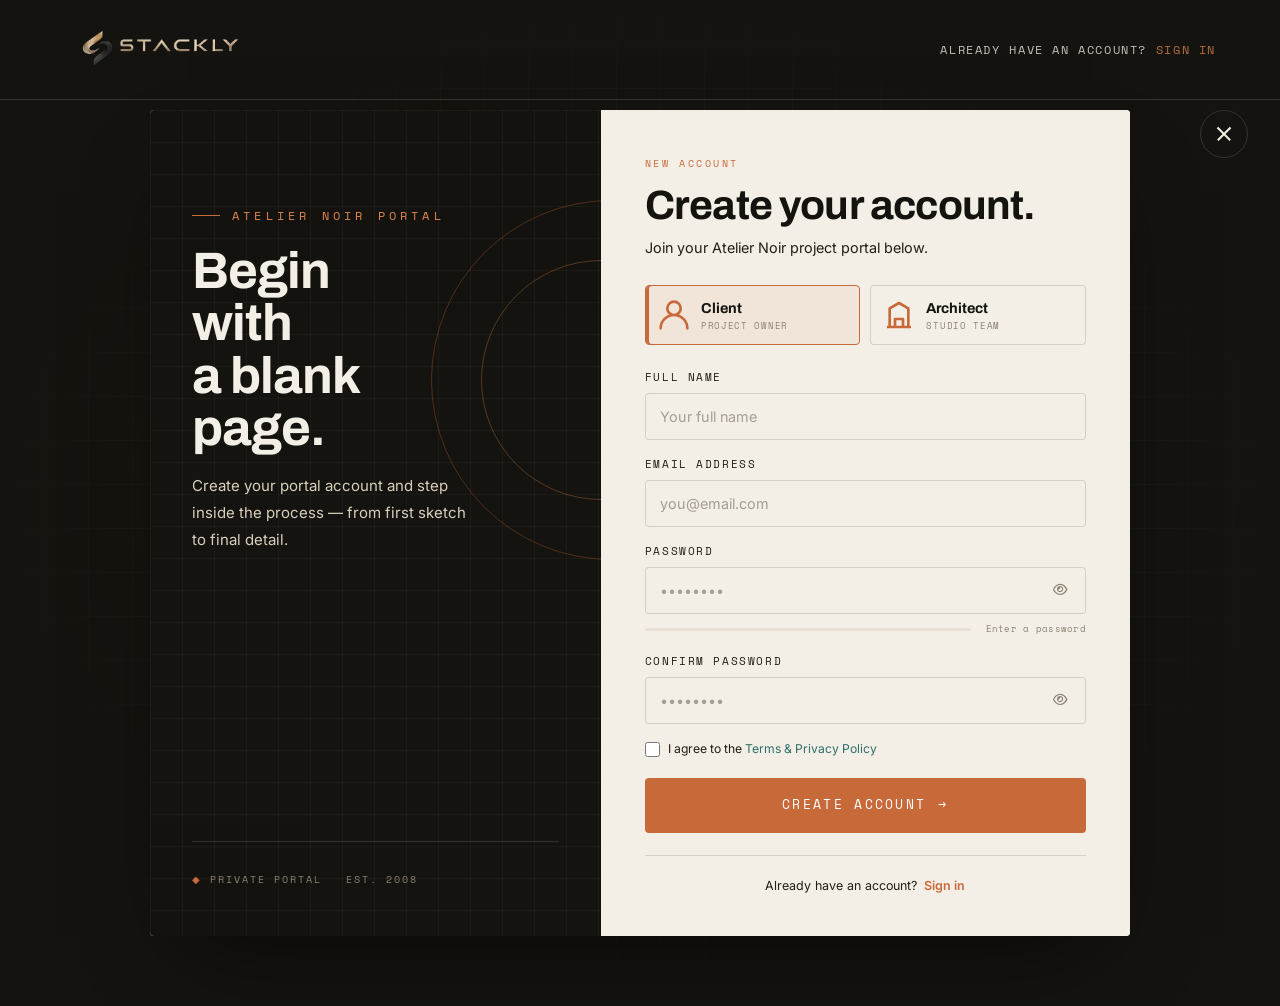
<file: signup.html>
<!DOCTYPE html>
<html lang="en">
<head>
  <meta charset="UTF-8" />
  <meta name="viewport" content="width=device-width, initial-scale=1.0" />

  <title>Create Account — Atelier Noir</title>

  <meta
    name="description"
    content="Create your Atelier Noir client or studio team portal account."
  />

  <!-- Google Fonts -->
  <link rel="preconnect" href="https://fonts.googleapis.com" />
  <link rel="preconnect" href="https://fonts.gstatic.com" crossorigin />

  <link
    href="https://fonts.googleapis.com/css2?family=Archivo:wght@400;500;700;900&family=Inter:wght@300;400;500;600&family=Space+Mono:wght@400;700&display=swap"
    rel="stylesheet"
  />

  <!-- Font Awesome -->
  <link
    rel="stylesheet"
    href="https://cdnjs.cloudflare.com/ajax/libs/font-awesome/6.5.2/css/all.min.css"
  />

  <!-- Shared Theme -->
  <link rel="stylesheet" href="css/theme.css" />

  <!-- Signup CSS -->
  <link rel="stylesheet" href="css/signup.css" />
</head>

<body class="signup-body">

  <!-- ============================================================
       TOP BAR
  ============================================================ -->

  <header class="topbar signup-top">

    <a href="index.html" class="brand">
      <img
        src="images/logooi.webp"
        alt="Atelier Noir Architecture"
        class="brand-logo"
      />
    </a>

    <a href="login.html" class="signup-back">
      Already have an account? <span>Sign in</span>
    </a>

  </header>


  <!-- ============================================================
       SIGNUP STAGE
  ============================================================ -->

  <main class="signup-stage">

    <!-- Blueprint background -->
    <div class="signup-bg"></div>


    <!-- Close button -->
    <a
      href="index.html"
      class="signup-close"
      aria-label="Close signup"
    >
      <span></span>
      <span></span>
    </a>


    <!-- ============================================================
         SIGNUP CARD
    ============================================================ -->

    <div class="signup-card reveal in">


      <!-- ==========================================================
           VISUAL SIDE
      =========================================================== -->

      <div class="signup-visual">

        <div class="sv-grid"></div>

        <div class="sv-ring sv-ring-one"></div>
        <div class="sv-ring sv-ring-two"></div>


        <div class="sv-content">

          <p class="eyebrow">
            Atelier Noir Portal
          </p>

          <h2>
            Begin with<br />
            a blank page.
          </h2>

          <p>
            Create your portal account and step inside the
            process — from first sketch to final detail.
          </p>

        </div>


        <div class="sv-foot">

          <span>PRIVATE PORTAL</span>
          <span>EST. 2008</span>

        </div>

      </div>


      <!-- ==========================================================
           FORM SIDE
      =========================================================== -->

      <div class="signup-form-side">

        <div class="signup-heading">

          <p class="signup-kicker">
            NEW ACCOUNT
          </p>

          <h1>
            Create your account.
          </h1>

          <p class="signup-sub">
            Join your Atelier Noir project portal below.
          </p>

        </div>


        <!-- ========================================================
             ROLE SELECTOR
        ========================================================= -->

        <div class="role-select" id="roleSelect">

          <!-- CLIENT -->

          <button
            type="button"
            class="role-btn active"
            data-role="client"
          >

            <span class="role-ic">

              <svg viewBox="0 0 24 24" aria-hidden="true">
                <path
                  d="M12 12a5 5 0 100-10 5 5 0 000 10zM2 22a10 10 0 0120 0"
                  fill="none"
                  stroke="currentColor"
                  stroke-width="2"
                  stroke-linecap="round"
                />
              </svg>

            </span>

            <span class="role-tx">
              <b>Client</b>
              <i>Project owner</i>
            </span>

          </button>


          <!-- ARCHITECT -->

          <button
            type="button"
            class="role-btn"
            data-role="architect"
          >

            <span class="role-ic">

              <svg viewBox="0 0 24 24" aria-hidden="true">
                <path
                  d="M3 21h18M5 21V7l7-4 7 4v14M9 21v-6h6v6"
                  fill="none"
                  stroke="currentColor"
                  stroke-width="2"
                  stroke-linejoin="round"
                />
              </svg>

            </span>

            <span class="role-tx">
              <b>Architect</b>
              <i>Studio team</i>
            </span>

          </button>

        </div>


        <!-- ========================================================
             FORM
        ========================================================= -->

        <form id="signupForm" novalidate>


          <!-- FULL NAME -->

          <label class="sf-field">

            <span>Full Name</span>

            <input
              type="text"
              id="name"
              name="name"
              required
              autocomplete="name"
              oninput="this.value=this.value.replace(/[^a-zA-Z\s]/g,'')"
              placeholder="Your full name"
            />

          </label>


          <!-- EMAIL -->

          <label class="sf-field">

            <span id="emailLabel">
              Email Address
            </span>

            <input
              type="email"
              id="email"
              name="email"
              required
              autocomplete="email"
              placeholder="you@email.com"
            />

          </label>


          <!-- PASSWORD -->

          <label class="sf-field">

            <span>Password</span>

            <div class="sf-pw">

              <input
                type="password"
                id="password"
                name="password"
                required
                autocomplete="new-password"
                placeholder="••••••••"
              />

              <button
                type="button"
                class="pw-toggle"
                id="togglePassword"
                aria-label="Show password"
              >
                <i class="fa-regular fa-eye"></i>
              </button>

            </div>


            <!-- PASSWORD STRENGTH -->

            <div class="strength-wrap">

              <div class="strength-track">
                <span
                  id="strengthFill"
                  class="strength-fill"
                ></span>
              </div>

              <span
                id="strengthText"
                class="strength-text"
              >
                Enter a password
              </span>

            </div>

          </label>


          <!-- CONFIRM PASSWORD -->

          <label class="sf-field">

            <span>Confirm Password</span>

            <div class="sf-pw">

              <input
                type="password"
                id="confirmPassword"
                name="confirmPassword"
                required
                autocomplete="new-password"
                placeholder="••••••••"
              />

              <button
                type="button"
                class="pw-toggle"
                id="toggleConfirmPassword"
                aria-label="Show password"
              >
                <i class="fa-regular fa-eye"></i>
              </button>

            </div>

          </label>


          <!-- TERMS -->

          <div class="sf-row">

            <label class="remember">

              <input
                type="checkbox"
                name="terms"
              />

              <span>
                I agree to the
                <a href="#" class="terms-link">
                  Terms &amp; Privacy Policy
                </a>
              </span>

            </label>

          </div>


          <!-- SUBMIT -->

          <button
            type="submit"
            class="btn btn-solid signup-submit"
          >

            Create account

            <span class="arrow">
              &rarr;
            </span>

          </button>


          <!-- MESSAGE -->

          <p
            id="signupMessage"
            class="signup-message"
            role="status"
            aria-live="polite"
            hidden
          ></p>


        </form>


        <!-- ========================================================
             LOGIN LINK
        ========================================================= -->

        <p class="signup-foot">

          Already have an account?

          <a href="login.html">
            Sign in
          </a>

        </p>

      </div>

    </div>

  </main>


  <!-- Shared JS -->
  <script src="js/theme.js"></script>

  <!-- Signup JS -->
  <script src="js/signup.js"></script>

</body>
</html>
</file>
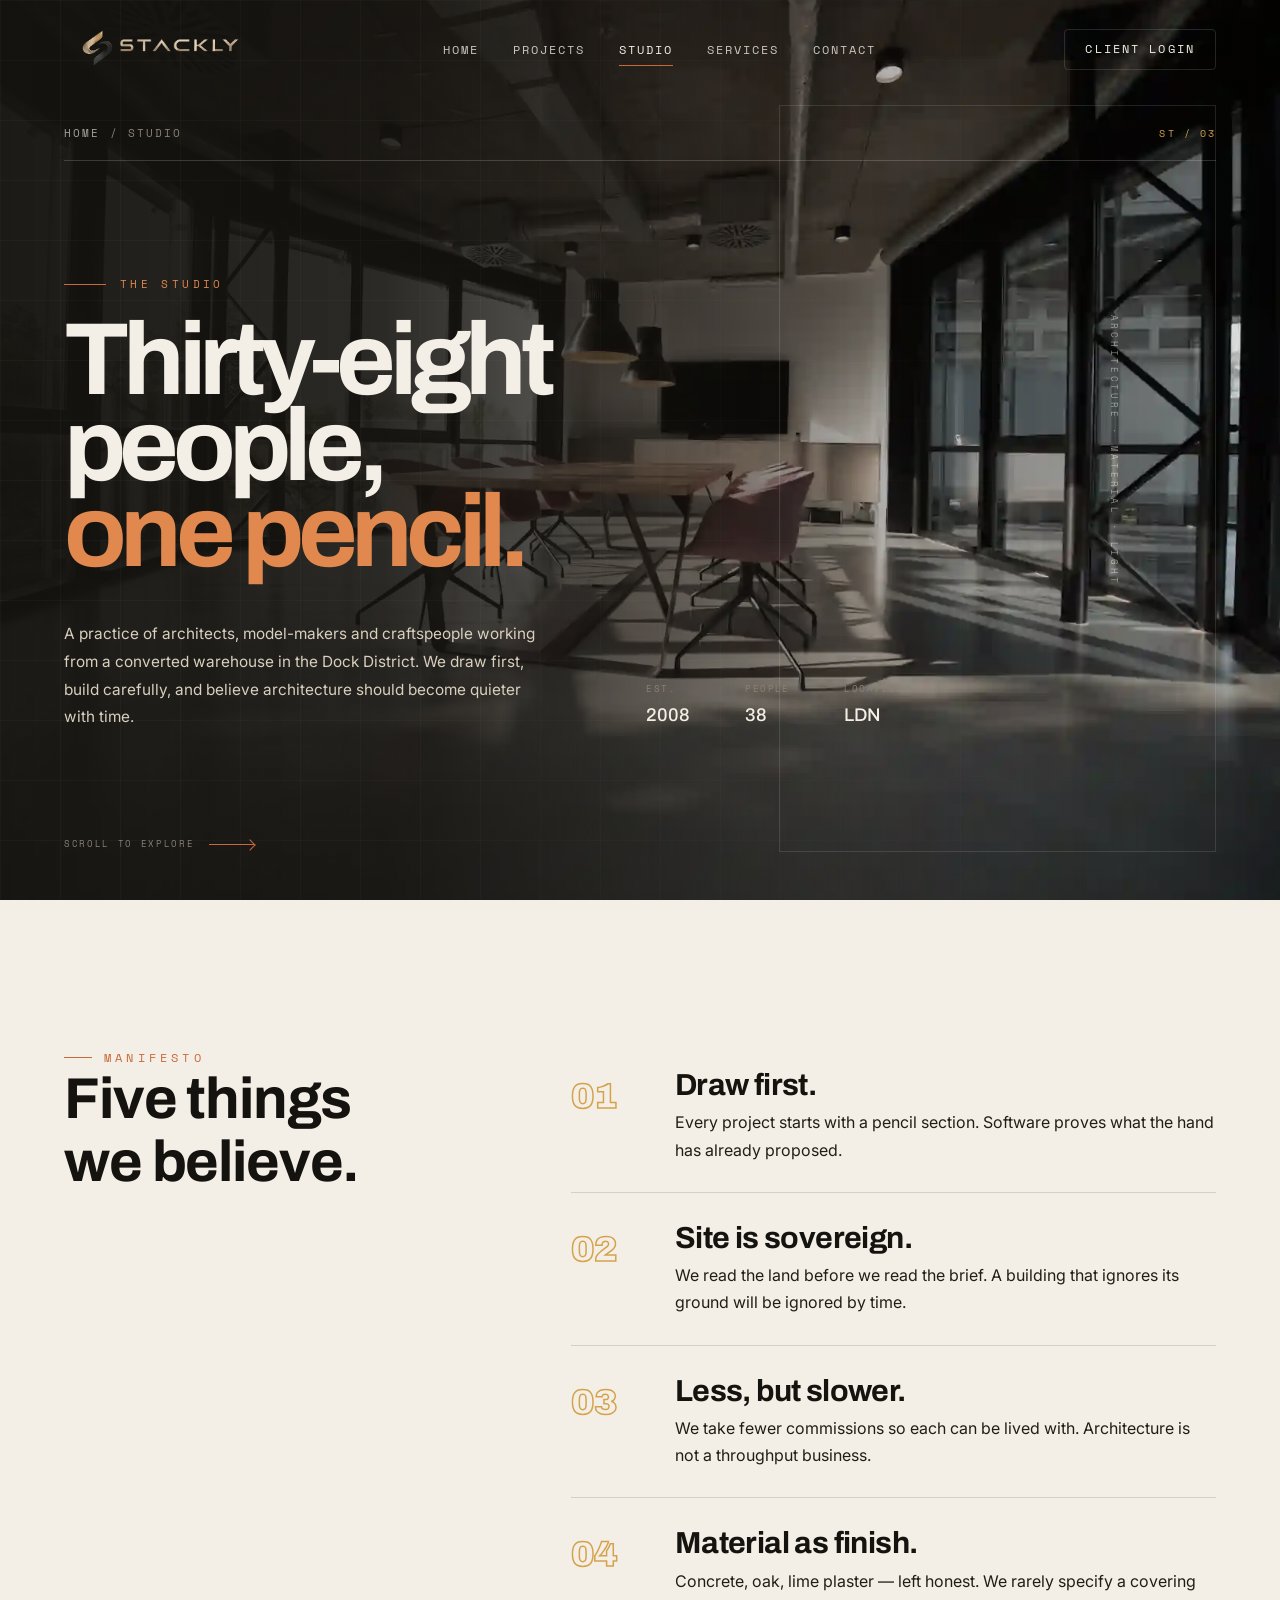
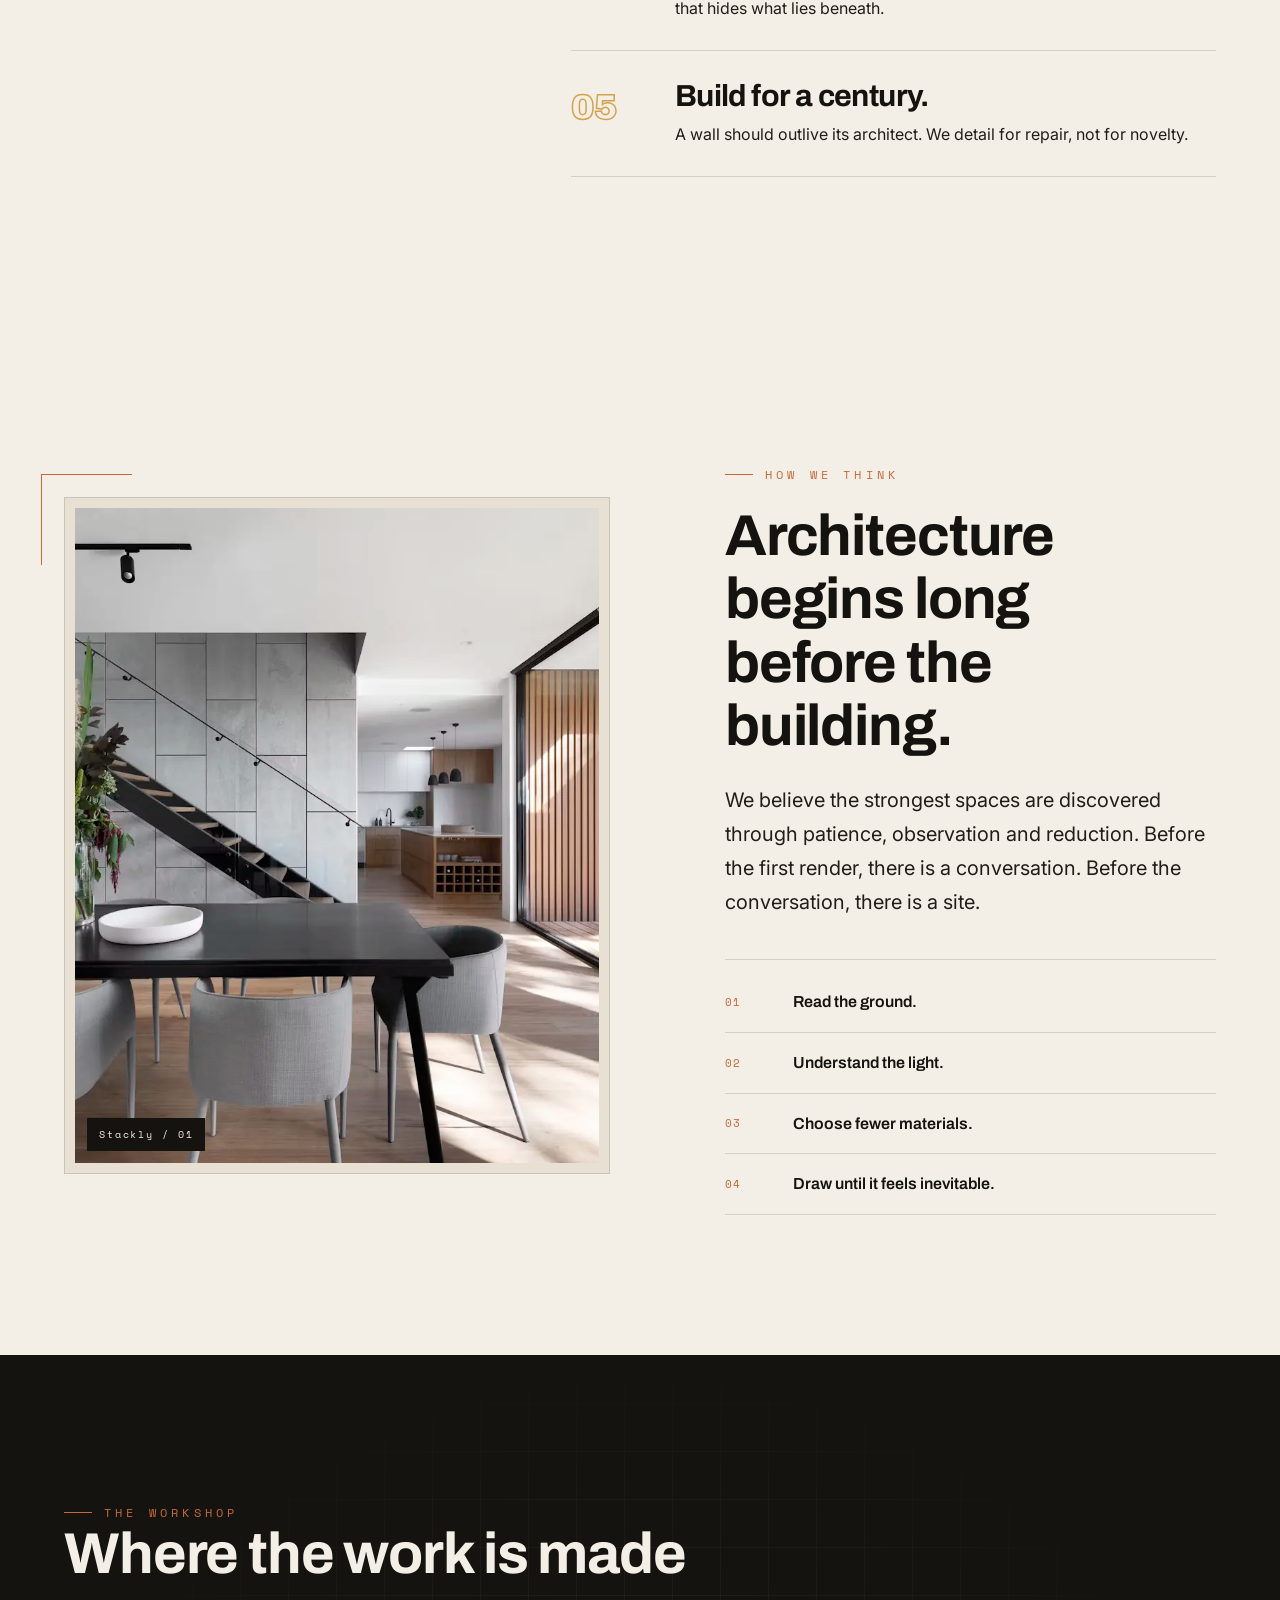
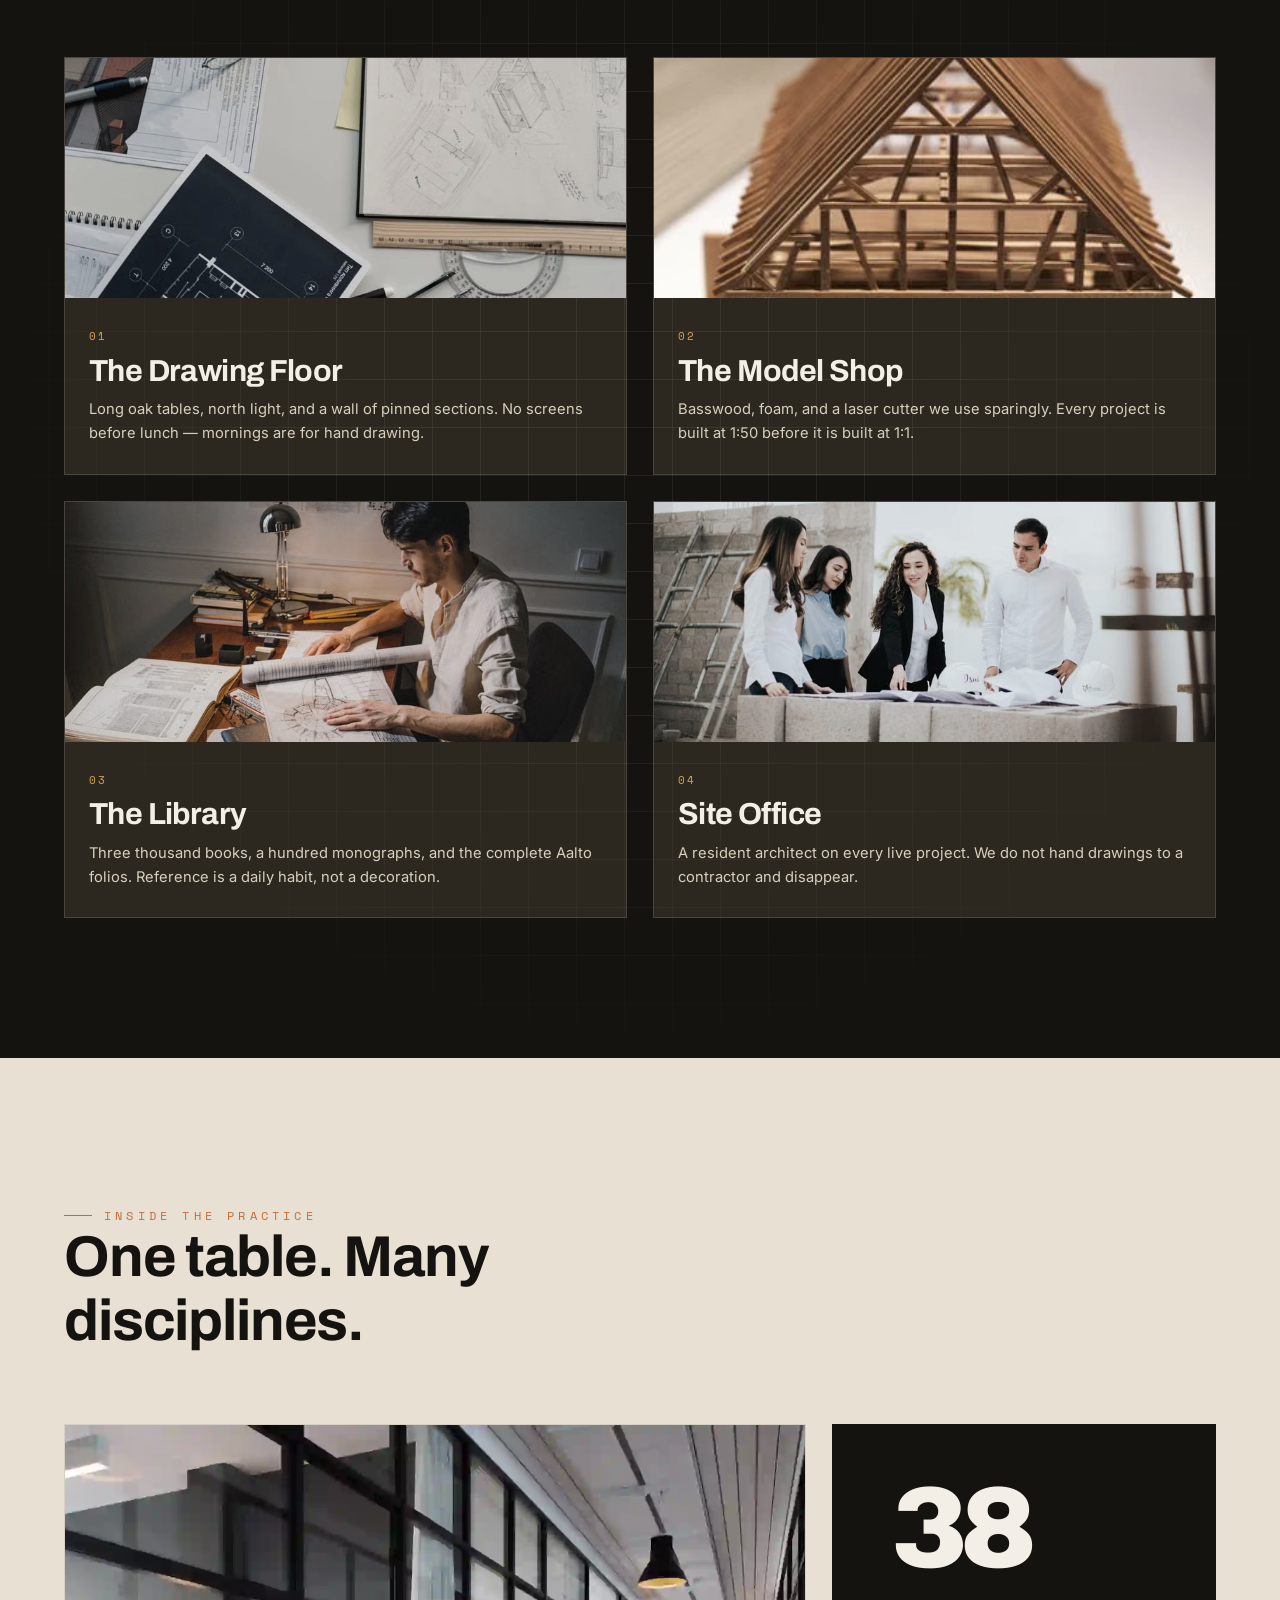
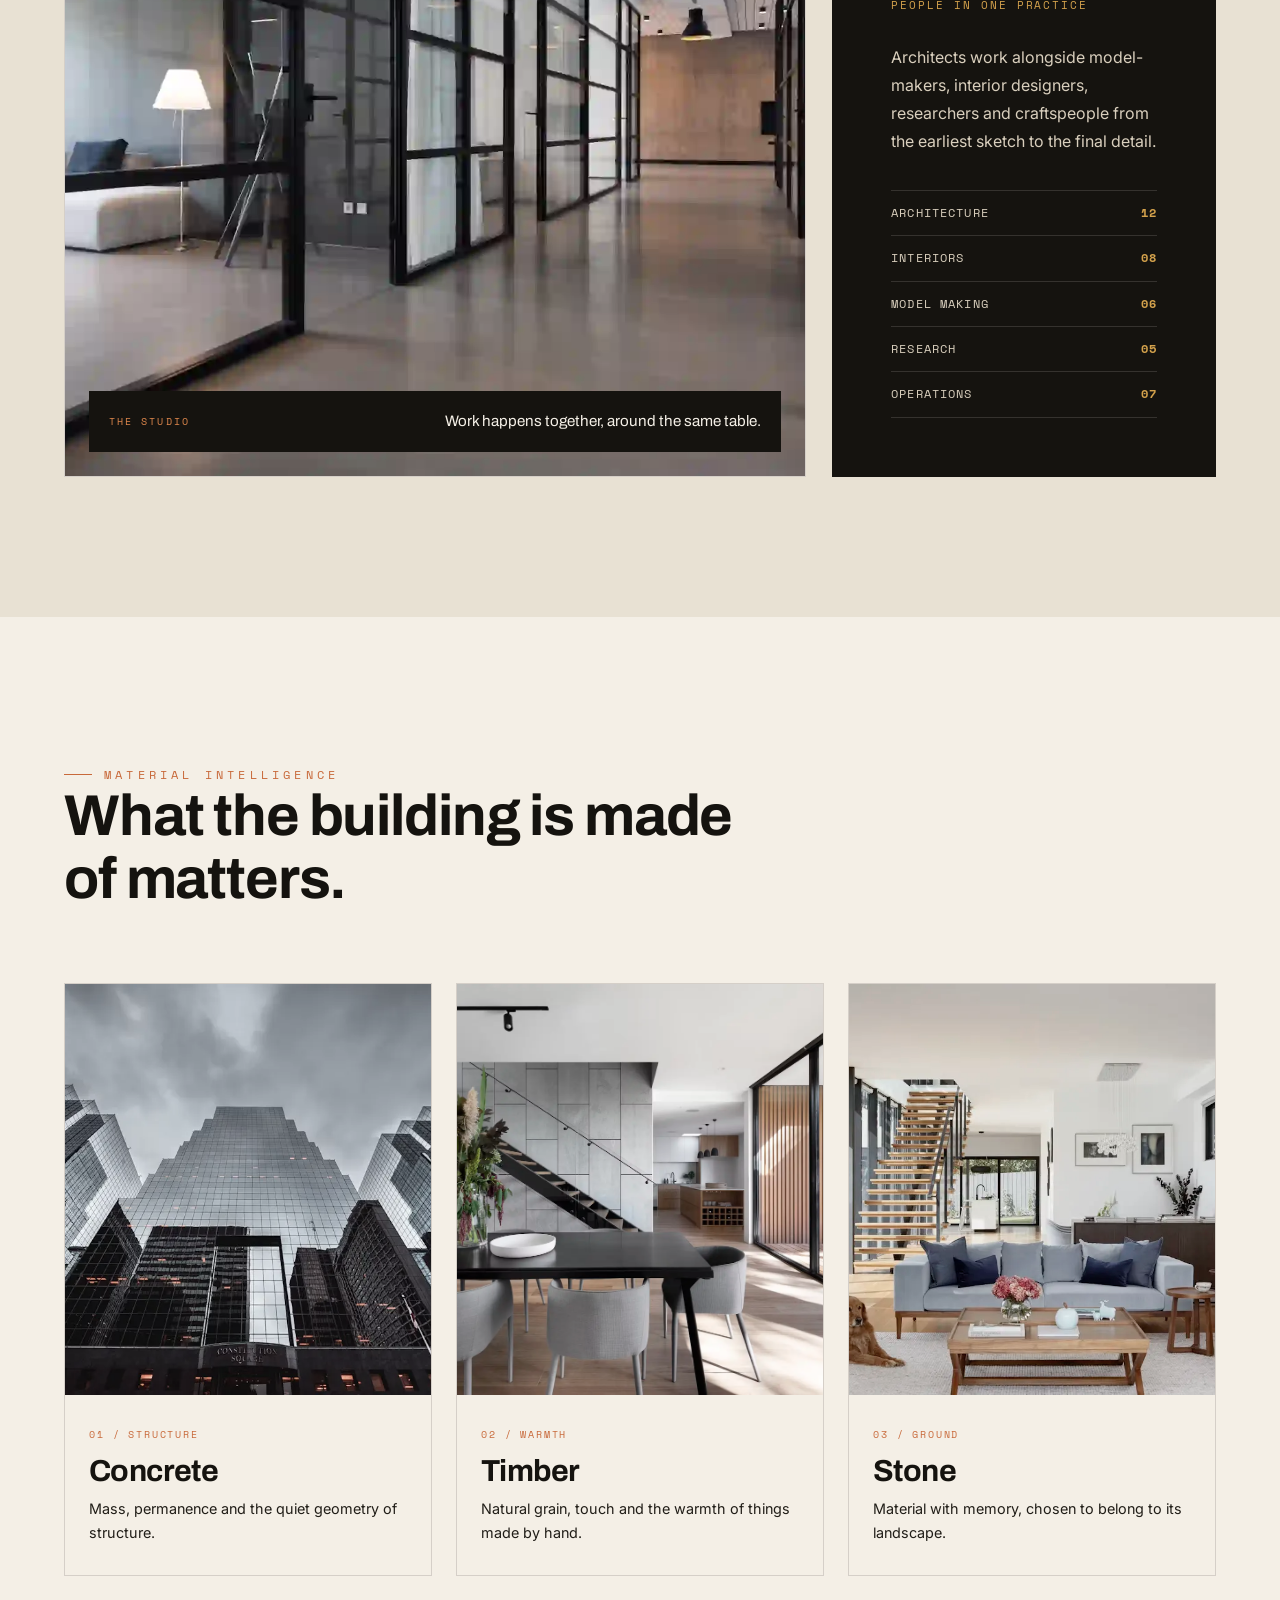
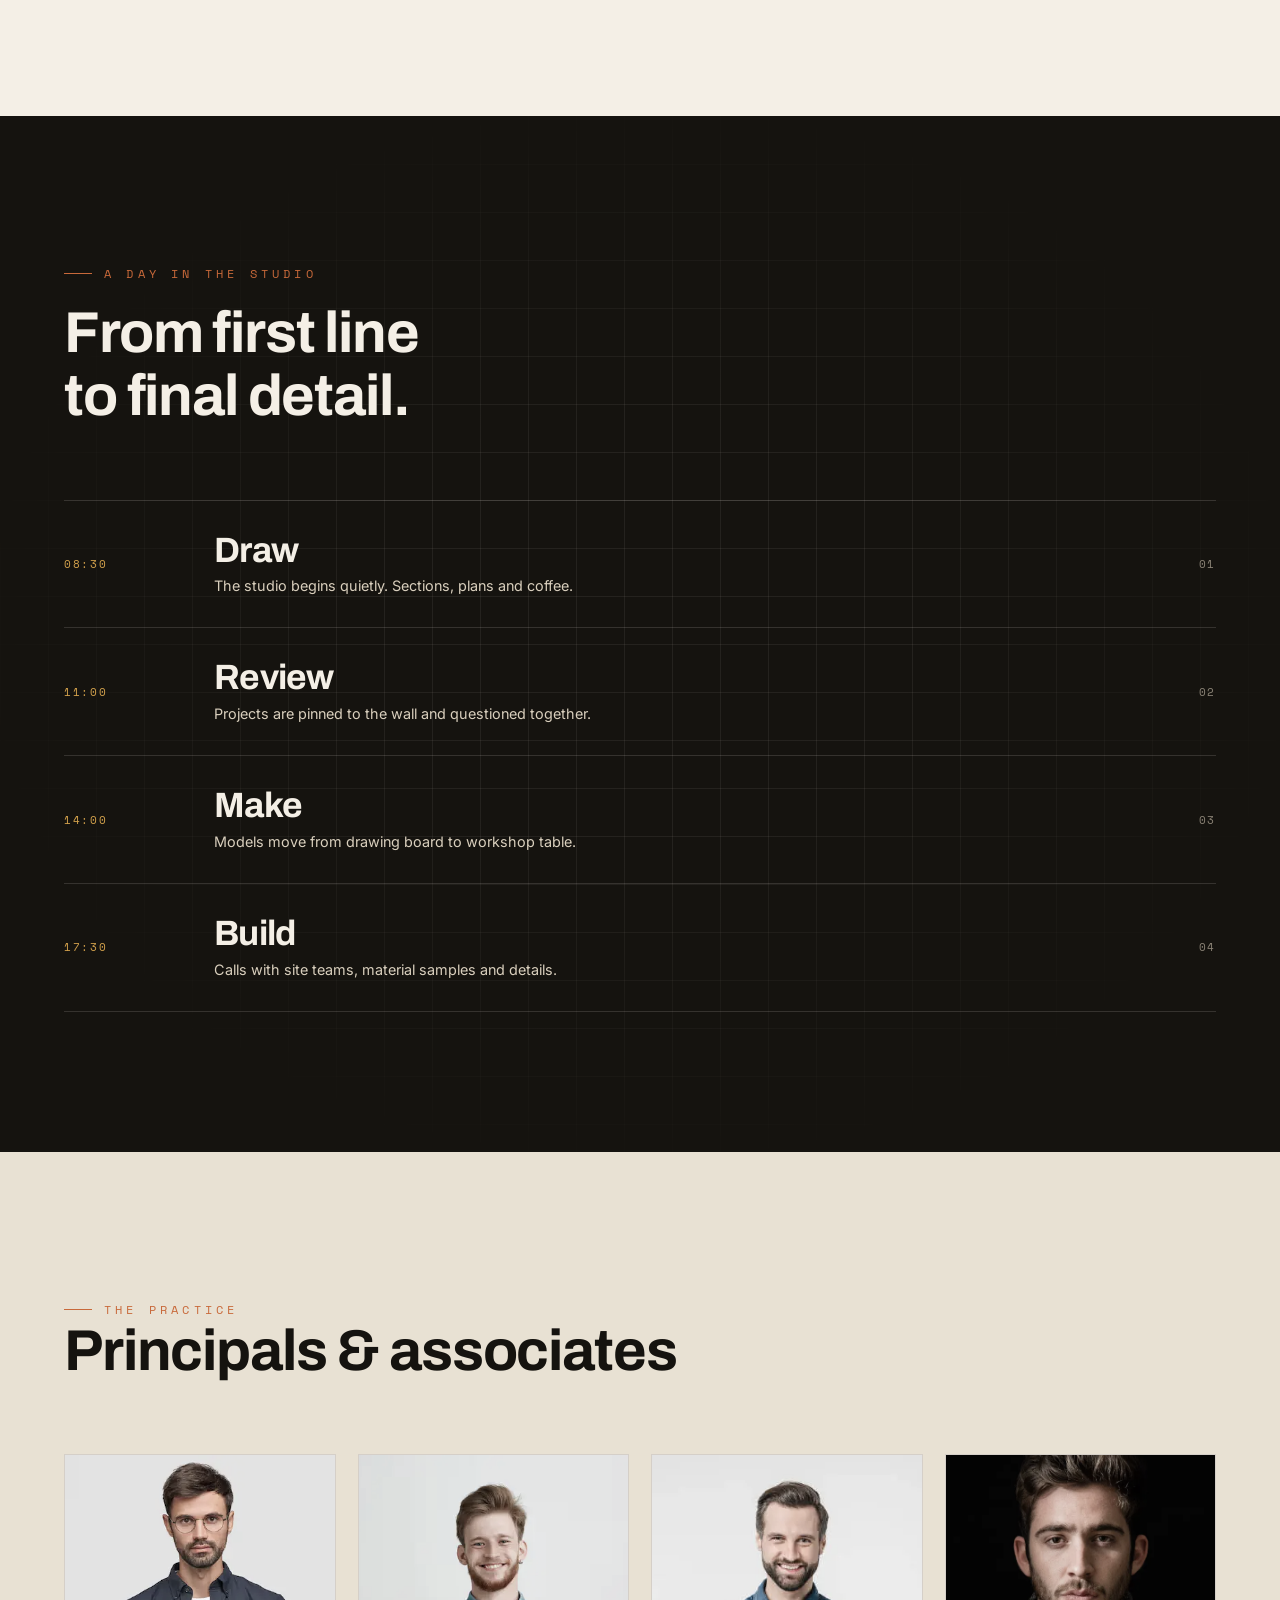
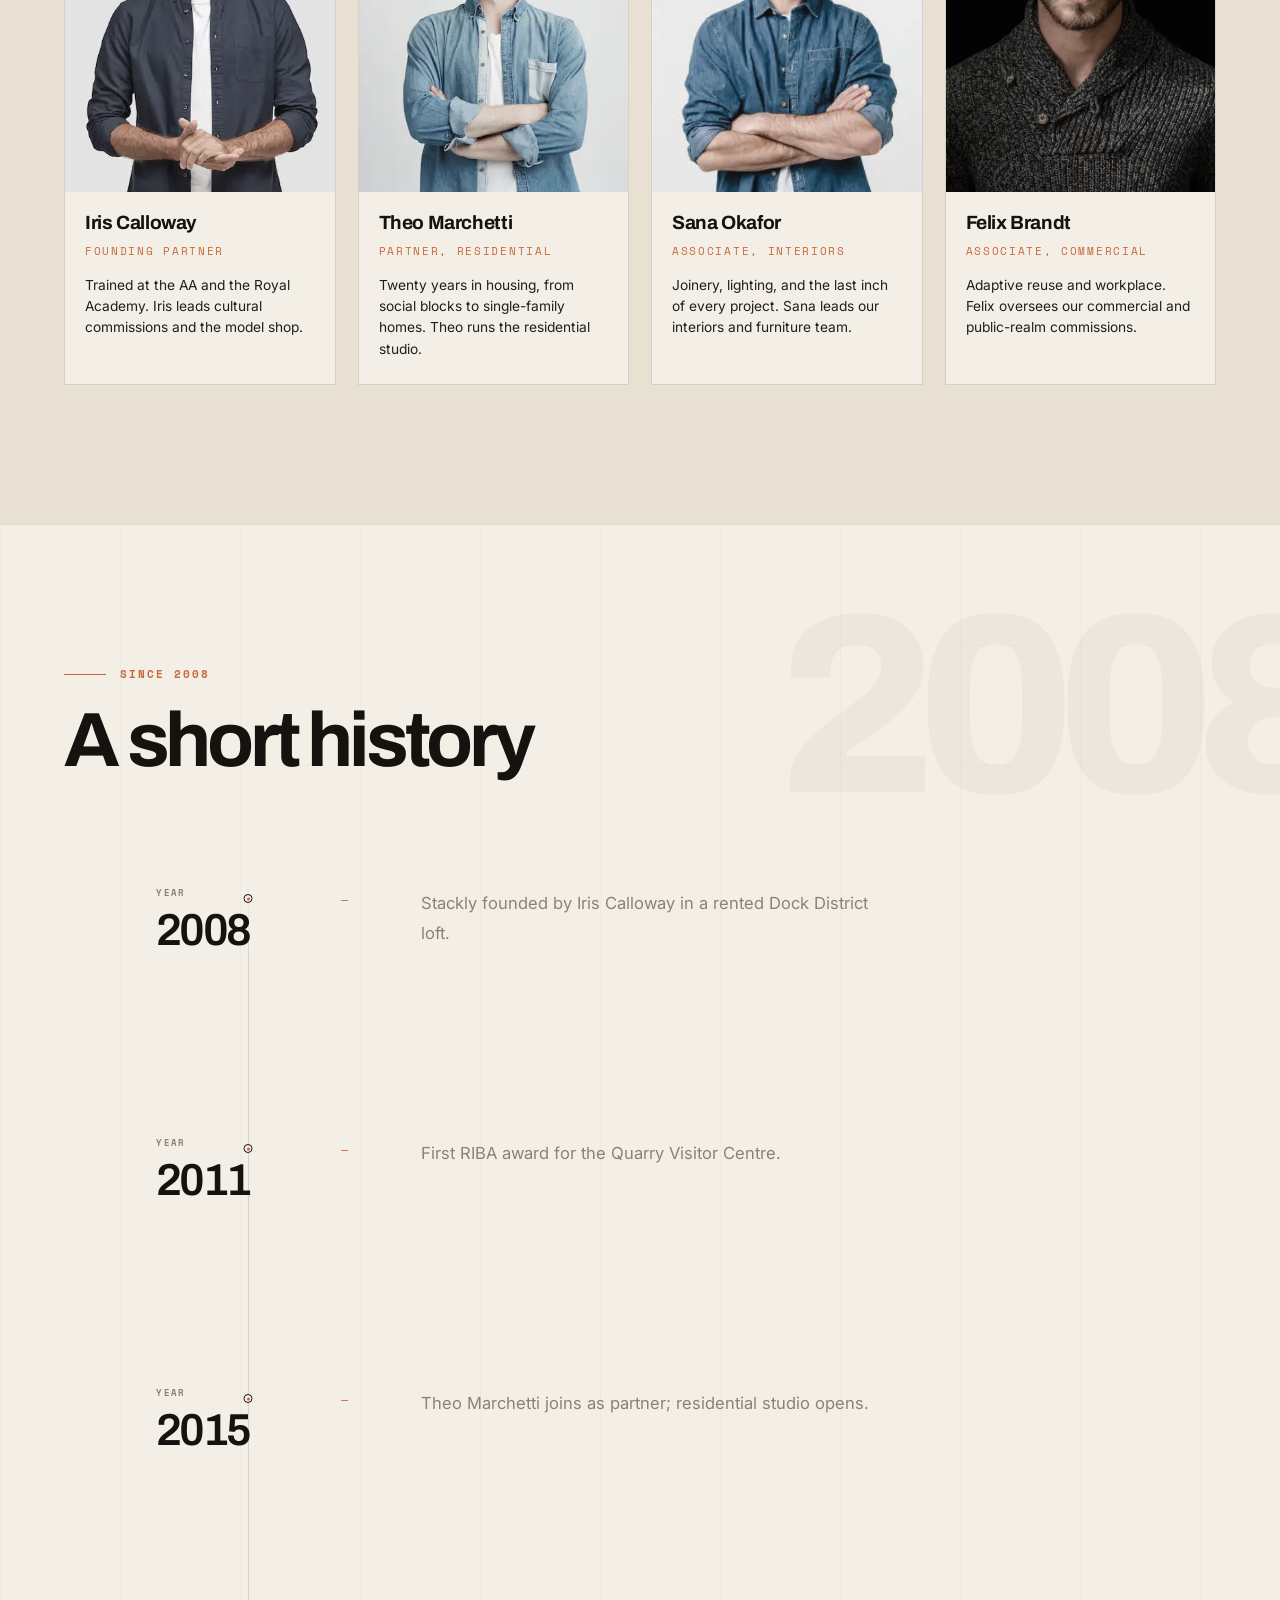
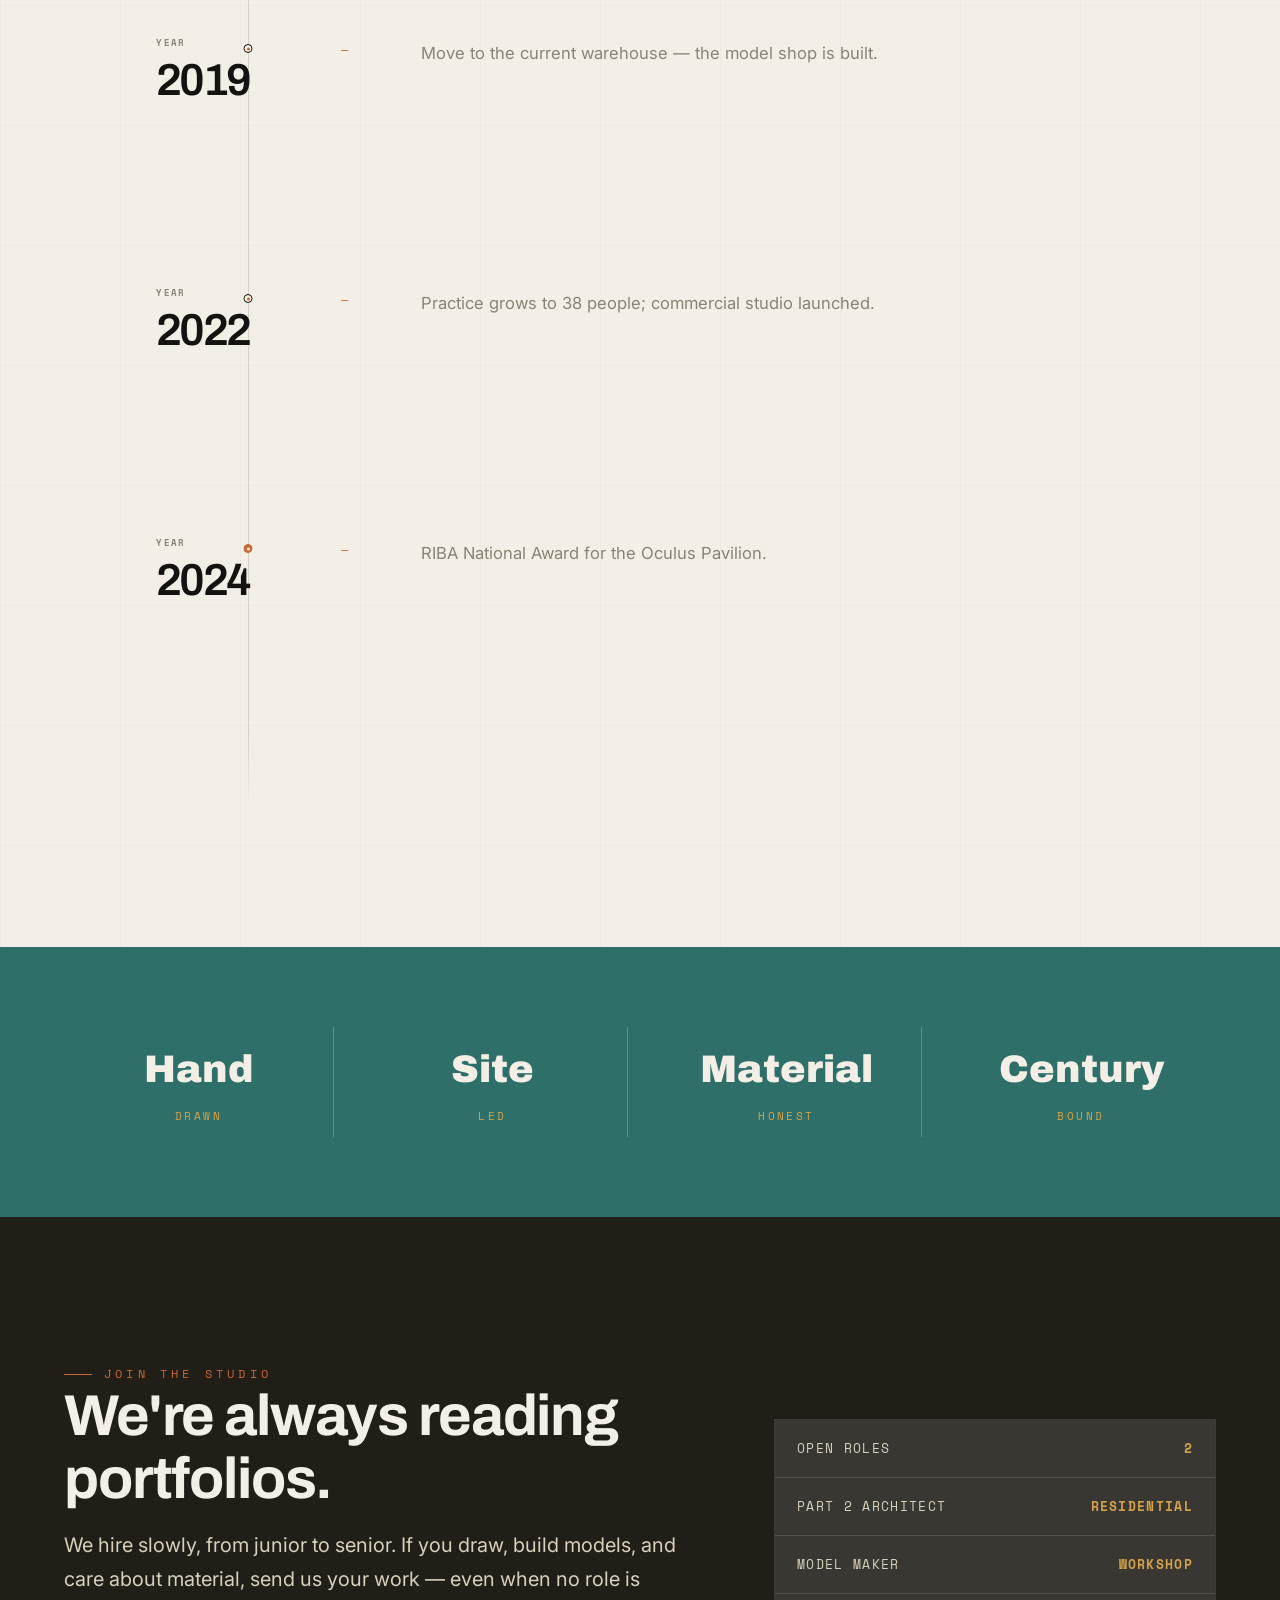
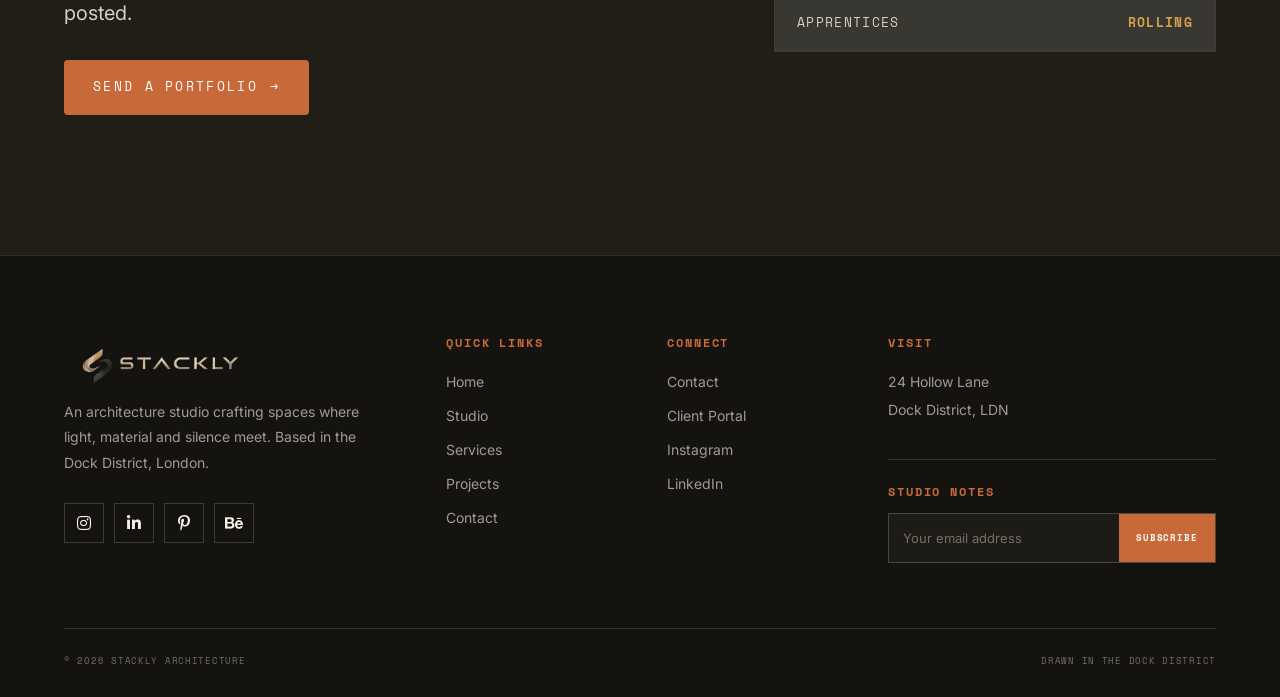
<file: studio.html>
<!DOCTYPE html>
<html lang="en">
<head>
<meta charset="UTF-8" />
<meta name="viewport" content="width=device-width, initial-scale=1.0" />
<title>Studio — Stackly </title>
<meta name="description" content="Inside Stackly  — our philosophy, team, timeline and the workshop where every project begins." />
<link rel="preconnect" href="https://fonts.googleapis.com" />
<link rel="preconnect" href="https://fonts.gstatic.com" crossorigin />
<link href="https://fonts.googleapis.com/css2?family=Archivo:wght@400;500;700;900&family=Inter:wght@300;400;500;600&family=Space+Mono:wght@400;700&display=swap" rel="stylesheet" />
<link rel="stylesheet" href="https://cdnjs.cloudflare.com/ajax/libs/font-awesome/6.5.2/css/all.min.css">
<link rel="stylesheet" href="css/theme.css" />
<link rel="stylesheet" href="css/studio.css" />
</head>
<body>

<!-- ============ NAV ============ -->
<header class="topbar">
  <a href="index.html" class="brand">
    <img 
     src="images/logooi.webp" 
     alt="Stackly  Architecture"
     class="brand-logo"
    >
  </a>
  <nav class="nav-links">
    <a href="index.html">Home</a>
    <a href="projects.html">Projects</a>
    <a href="studio.html">Studio</a>
    <a href="services.html">Services</a>
    <a href="contact.html">Contact</a>
  </nav>
  <div class="nav-right">
    <a href="login.html" class="login-link">Client Login</a>
    <button class="menu-toggle" aria-label="Open menu"><span></span><span></span><span></span></button>
  </div>
</header>
<div class="menu-backdrop"></div>
<aside class="mobile-menu" aria-label="Mobile menu">
  <p class="m-label">Menu</p>
  <nav>
    <a href="index.html">Home <span class="num">01</span></a>
    <a href="projects.html">Projects <span class="num">02</span></a>
    <a href="studio.html" class="is-active">Studio <span class="num">03</span></a>
    <a href="services.html">Services <span class="num">04</span></a>
    <a href="contact.html">Contact <span class="num">05</span></a>
  </nav>
  <div class="m-foot">
    <a href="login.html" class="btn login-btn">Client Login</a>
    <div class="m-contact">
      24 Hollow Lane, Dock District<br />
      hello&#64;Stackly.studio<br />
      +44 20 7946 0123
    </div>
  </div>
</aside>

<!-- ============ 1 · PAGE HERO ============ -->
<!-- ============================================================
     STUDIO HERO — Editorial Architecture
     ============================================================ -->
<section class="studio-hero">

  <div class="studio-hero__bg">
    <img
      src="images/interior5.webp"
      alt="Stackly  architecture studio"
    />
  </div>

  <div class="studio-hero__overlay"></div>
  <div class="blueprint-bg"></div>

  <div class="container studio-hero__container">

    <!-- Top information -->
    <div class="studio-hero__top">
      <p class="crumbs">
        <a href="index.html">Home</a>
        <span>/</span>
        Studio
      </p>

      <span class="studio-hero__code">
        ST / 03
      </span>
    </div>

    <!-- Main content -->
    <div class="studio-hero__content">

      <div class="studio-hero__eyebrow">
        <span></span>
        The Studio
      </div>

      <h1>
        Thirty-eight<br />
        people,<br />
        <em>one pencil.</em>
      </h1>

      <div class="studio-hero__bottom">

        <p class="studio-hero__intro">
          A practice of architects, model-makers and craftspeople
          working from a converted warehouse in the Dock District.
          We draw first, build carefully, and believe architecture
          should become quieter with time.
        </p>

        <div class="studio-hero__meta">
          <div>
            <span>EST.</span>
            <strong>2008</strong>
          </div>

          <div>
            <span>PEOPLE</span>
            <strong>38</strong>
          </div>

          <div>
            <span>LOCATION</span>
            <strong>LDN</strong>
          </div>
        </div>

      </div>

    </div>

    <!-- Vertical side label -->
    <div class="studio-hero__vertical">
      <span>ARCHITECTURE · MATERIAL · LIGHT</span>
    </div>

    <!-- Scroll -->
    <div class="studio-hero__scroll">
      <span>Scroll to explore</span>
      <i></i>
    </div>

  </div>

</section>

<!-- ============ 2 · MANIFESTO ============ -->
<section class="manifesto section-pad bg-paper" id="manifesto">
  <div class="container manifesto-grid">
    <div class="manifesto-side reveal">
      <p class="eyebrow">Manifesto</p>
      <h2>Five things we&nbsp;believe.</h2>
    </div>
    <ol class="manifesto-list reveal-stagger">
      <li><b>01</b><div><h3>Draw first.</h3><p>Every project starts with a pencil section. Software proves what the hand has already proposed.</p></div></li>
      <li><b>02</b><div><h3>Site is sovereign.</h3><p>We read the land before we read the brief. A building that ignores its ground will be ignored by time.</p></div></li>
      <li><b>03</b><div><h3>Less, but slower.</h3><p>We take fewer commissions so each can be lived with. Architecture is not a throughput business.</p></div></li>
      <li><b>04</b><div><h3>Material as finish.</h3><p>Concrete, oak, lime plaster — left honest. We rarely specify a covering that hides what lies beneath.</p></div></li>
      <li><b>05</b><div><h3>Build for a century.</h3><p>A wall should outlive its architect. We detail for repair, not for novelty.</p></div></li>
    </ol>
  </div>
</section>

<!-- ============ 3 · STUDIO PHILOSOPHY ============ -->
<section class="studio-philosophy section-pad bg-paper" id="philosophy">
  <div class="container philosophy-grid">

    <div class="philosophy-image reveal">
      <img
        src="images/interior2.webp"
        alt="Minimal architectural interior"
      />
      <span class="image-label">Stackly / 01</span>
    </div>

    <div class="philosophy-content reveal">
      <p class="eyebrow">How we think</p>

      <h2>
        Architecture begins
        long before the building.
      </h2>

      <p class="lead">
        We believe the strongest spaces are discovered through patience,
        observation and reduction. Before the first render, there is a
        conversation. Before the conversation, there is a site.
      </p>

      <div class="philosophy-line"></div>

      <div class="philosophy-points">
        <div>
          <span>01</span>
          <p>Read the ground.</p>
        </div>

        <div>
          <span>02</span>
          <p>Understand the light.</p>
        </div>

        <div>
          <span>03</span>
          <p>Choose fewer materials.</p>
        </div>

        <div>
          <span>04</span>
          <p>Draw until it feels inevitable.</p>
        </div>
      </div>
    </div>

  </div>
</section>

<!-- ============ 3 · WORKSHOP ============ -->
<section class="workshop section-pad bg-ink" id="workshop">
  <div class="blueprint-bg"></div>
  <div class="container">
    <div class="section-head reveal">
      <p class="eyebrow">The Workshop</p>
      <h2>Where the work is made</h2>
    </div>
    <div class="shop-grid reveal-stagger">
      <div class="shop-card">
        <img src="images/plan1.webp" alt="Workspace with blueprints" />
        <div class="shop-body">
          <span>01</span>
          <h3>The Drawing Floor</h3>
          <p>Long oak tables, north light, and a wall of pinned sections. No screens before lunch — mornings are for hand drawing.</p>
        </div>
      </div>
      <div class="shop-card">
        <img src="images/project11.webp" alt="Wooden scale model" />
        <div class="shop-body">
          <span>02</span>
          <h3>The Model Shop</h3>
          <p>Basswood, foam, and a laser cutter we use sparingly. Every project is built at 1:50 before it is built at 1:1.</p>
        </div>
      </div>
      <div class="shop-card">
        <img src="images/plan2.webp" alt="Architect at desk with blueprints" />
        <div class="shop-body">
          <span>03</span>
          <h3>The Library</h3>
          <p>Three thousand books, a hundred monographs, and the complete Aalto folios. Reference is a daily habit, not a decoration.</p>
        </div>
      </div>
      <div class="shop-card">
        <img src="images/plan3.webp" alt="Team reviewing blueprints on site" />
        <div class="shop-body">
          <span>04</span>
          <h3>Site Office</h3>
          <p>A resident architect on every live project. We do not hand drawings to a contractor and disappear.</p>
        </div>
      </div>
    </div>
  </div>
</section>

<!-- ============ 4 · INSIDE THE PRACTICE ============ -->
<section class="inside-practice section-pad bg-sand" id="practice">
  <div class="container">

    <div class="section-head reveal">
      <p class="eyebrow">Inside the practice</p>
      <h2>One table. Many disciplines.</h2>
    </div>

    <div class="practice-grid">

      <div class="practice-main reveal">
        <img
          src="images/office.webp"
          alt="Architecture studio workspace"
        />
        <div class="practice-caption">
          <span>THE STUDIO</span>
          <p>Work happens together, around the same table.</p>
        </div>
      </div>

      <div class="practice-copy reveal">
        <p class="practice-number">38</p>
        <p class="practice-label">people in one practice</p>

        <p>
          Architects work alongside model-makers, interior designers,
          researchers and craftspeople from the earliest sketch to the
          final detail.
        </p>

        <div class="practice-list">
          <div><span>Architecture</span><b>12</b></div>
          <div><span>Interiors</span><b>08</b></div>
          <div><span>Model Making</span><b>06</b></div>
          <div><span>Research</span><b>05</b></div>
          <div><span>Operations</span><b>07</b></div>
        </div>
      </div>

    </div>

  </div>
</section>

<!-- ============ 5 · MATERIAL ============ -->
<section class="material-section section-pad bg-paper" id="materials">

  <div class="container">

    <div class="section-head reveal">
      <p class="eyebrow">Material intelligence</p>
      <h2>What the building is made of matters.</h2>
    </div>

    <div class="material-grid reveal-stagger">

      <article class="material-card">
        <div class="material-image">
          <img
            src="images/building4.webp"
            alt="Concrete architecture"
          />
        </div>
        <div class="material-body">
          <span>01 / STRUCTURE</span>
          <h3>Concrete</h3>
          <p>Mass, permanence and the quiet geometry of structure.</p>
        </div>
      </article>

      <article class="material-card">
        <div class="material-image">
          <img
            src="images/interior2.webp"
            alt="Timber interior"
          />
        </div>
        <div class="material-body">
          <span>02 / WARMTH</span>
          <h3>Timber</h3>
          <p>Natural grain, touch and the warmth of things made by hand.</p>
        </div>
      </article>

      <article class="material-card">
        <div class="material-image">
          <img
            src="images/project12.webp"
            alt="Stone architecture"
          />
        </div>
        <div class="material-body">
          <span>03 / GROUND</span>
          <h3>Stone</h3>
          <p>Material with memory, chosen to belong to its landscape.</p>
        </div>
      </article>

    </div>

  </div>
</section>

<!-- ============ 6 · A DAY ============ -->
<section class="day-section section-pad bg-ink" id="day">
  <div class="blueprint-bg"></div>

  <div class="container">

    <div class="section-head reveal">
      <p class="eyebrow">A day in the studio</p>
      <h2>From first line<br />to final detail.</h2>
    </div>

    <div class="day-list reveal-stagger">

      <div class="day-row">
        <span class="day-time">08:30</span>
        <div>
          <h3>Draw</h3>
          <p>The studio begins quietly. Sections, plans and coffee.</p>
        </div>
        <span class="day-index">01</span>
      </div>

      <div class="day-row">
        <span class="day-time">11:00</span>
        <div>
          <h3>Review</h3>
          <p>Projects are pinned to the wall and questioned together.</p>
        </div>
        <span class="day-index">02</span>
      </div>

      <div class="day-row">
        <span class="day-time">14:00</span>
        <div>
          <h3>Make</h3>
          <p>Models move from drawing board to workshop table.</p>
        </div>
        <span class="day-index">03</span>
      </div>

      <div class="day-row">
        <span class="day-time">17:30</span>
        <div>
          <h3>Build</h3>
          <p>Calls with site teams, material samples and details.</p>
        </div>
        <span class="day-index">04</span>
      </div>

    </div>

  </div>
</section>

<!-- ============ 4 · TEAM ============ -->
<section class="team section-pad bg-sand" id="team">
  <div class="container">
    <div class="section-head reveal">
      <p class="eyebrow">The Practice</p>
      <h2>Principals &amp; associates</h2>
    </div>
    <div class="team-grid reveal-stagger">
      <article class="t-card">
        <div class="t-photo"><img src="images/team1.webp" alt="Architect portrait" /></div>
        <div class="t-info">
          <h3>Iris Calloway</h3><span>Founding Partner</span>
          <p>Trained at the AA and the Royal Academy. Iris leads cultural commissions and the model shop.</p>
        </div>
      </article>
      <article class="t-card">
        <div class="t-photo"><img src="images/team2.webp" alt="Architect portrait" /></div>
        <div class="t-info">
          <h3>Theo Marchetti</h3><span>Partner, Residential</span>
          <p>Twenty years in housing, from social blocks to single-family homes. Theo runs the residential studio.</p>
        </div>
      </article>
      <article class="t-card">
        <div class="t-photo"><img src="images/team3.webp" alt="Architect portrait" /></div>
        <div class="t-info">
          <h3>Sana Okafor</h3><span>Associate, Interiors</span>
          <p>Joinery, lighting, and the last inch of every project. Sana leads our interiors and furniture team.</p>
        </div>
      </article>
      <article class="t-card">
        <div class="t-photo"><img src="images/team4.webp" alt="Architect portrait" /></div>
        <div class="t-info">
          <h3>Felix Brandt</h3><span>Associate, Commercial</span>
          <p>Adaptive reuse and workplace. Felix oversees our commercial and public-realm commissions.</p>
        </div>
      </article>
    </div>
  </div>
</section>

<!-- ============ 5 · TIMELINE ============ -->
<section class="timeline section-pad bg-paper" id="timeline">
  <div class="container">
    <div class="section-head reveal">
      <p class="eyebrow">Since 2008</p>
      <h2>A short history</h2>
    </div>
    <div class="tl-track reveal-stagger">
      <div class="tl-item"><span class="tl-dot"></span><strong>2008</strong><p>Stackly  founded by Iris Calloway in a rented Dock District loft.</p></div>
      <div class="tl-item"><span class="tl-dot"></span><strong>2011</strong><p>First RIBA award for the Quarry Visitor Centre.</p></div>
      <div class="tl-item"><span class="tl-dot"></span><strong>2015</strong><p>Theo Marchetti joins as partner; residential studio opens.</p></div>
      <div class="tl-item"><span class="tl-dot"></span><strong>2019</strong><p>Move to the current warehouse — the model shop is built.</p></div>
      <div class="tl-item"><span class="tl-dot"></span><strong>2022</strong><p>Practice grows to 38 people; commercial studio launched.</p></div>
      <div class="tl-item"><span class="tl-dot"></span><strong>2024</strong><p>RIBA National Award for the Oculus Pavilion.</p></div>
    </div>
  </div>
</section>

<!-- ============ 6 · VALUES BAND ============ -->
<section class="values bg-teal" id="values">
  <div class="container values-grid reveal-stagger">
    <div class="val"><strong>Hand</strong><span>drawn</span></div>
    <div class="val"><strong>Site</strong><span>led</span></div>
    <div class="val"><strong>Material</strong><span>honest</span></div>
    <div class="val"><strong>Century</strong><span>bound</span></div>
  </div>
</section>

<!-- ============ 7 · JOIN ============ -->
<section class="join section-pad bg-ink-2" id="join">
  <div class="container join-grid">
    <div class="reveal">
      <p class="eyebrow">Join the studio</p>
      <h2>We're always reading portfolios.</h2>
      <p class="lead">We hire slowly, from junior to senior. If you draw, build models, and care about material, send us your work — even when no role is posted.</p>
      <a href="error.html" class="btn btn-solid">Send a portfolio <span class="arrow">&rarr;</span></a>
    </div>
    <div class="join-aside reveal">
      <div class="join-row"><span>Open roles</span><strong>2</strong></div>
      <div class="join-row"><span>Part 2 Architect</span><strong>Residential</strong></div>
      <div class="join-row"><span>Model Maker</span><strong>Workshop</strong></div>
      <div class="join-row"><span>Apprentices</span><strong>Rolling</strong></div>
    </div>
  </div>
</section>

<!-- ============ FOOTER ============ -->
<footer class="site-footer">
  <div class="container">
    <div class="footer-grid">
      <div class="footer-brand">
        <a href="index.html" class="brand">
            <img 
             src="images/logooi.webp"
             alt="Stackly  Architecture"   
             class="brand-logo"
            >
        </a>
        <p>An architecture studio crafting spaces where light, material and silence meet. Based in the Dock District, London.</p>
        <div class="footer-social">
           <a href="#" aria-label="Instagram">
            <i class="fa-brands fa-instagram"></i>
           </a>

           <a href="#" aria-label="LinkedIn">
            <i class="fa-brands fa-linkedin-in"></i>
           </a>

           <a href="#" aria-label="Pinterest">
            <i class="fa-brands fa-pinterest-p"></i>
           </a>

           <a href="#" aria-label="Behance">
            <i class="fa-brands fa-behance"></i>
           </a>
        </div>
      </div>
      <div class="footer-col">
        <h4>Quick links</h4>
        <a href="index.html">Home</a>
        <a href="studio.html">Studio</a>
        <a href="services.html">Services</a>
        <a href="projects.html">Projects</a>
        <a href="contact.html">Contact</a>
      </div>
      <div class="footer-col">
        <h4>Connect</h4>
        <a href="error.html">Contact</a>
        <a href="error.html">Client Portal</a>
        <a href="error.html">Instagram</a>
        <a href="error.html">LinkedIn</a>
      </div>
      <div class="footer-col">
        <h4>Visit</h4>
        <li>24 Hollow Lane</li>
        <li>Dock District, LDN</li>
        <!-- <li>+44 20 7946 0123</li> -->

        <div class="footer-newsletter">
           <h4>Studio Notes</h4>

           <form class="newsletter-form">
              <input 
                type="email" 
                placeholder="Your email address"
                aria-label="Email address"
                required
               >

               <button type="submit">
                   Subscribe
               </button>
           </form>
        </div>

      </div>
    </div>

    

    <div class="footer-bottom">
      <span>© <span class="js-year">2026</span> Stackly  Architecture</span>
      <span>Drawn in the Dock District</span>
    </div>
  </div>
</footer>

<script src="js/theme.js"></script>
<script src="js/studio.js"></script>
</body>
</html>
</file>
<file: css/theme.css>
/* ============================================================
   Stackly — Shared Theme
   Architecture studio website. Warm graphite + terracotta + cream.
   ============================================================ */

:root {
  /* Core palette */
  --ink:        #15130f;   /* near-black warm graphite */
  --ink-soft:   #211e18;
  --ink-2:      #2c2820;
  --paper:      #f4efe6;   /* warm cream */
  --paper-2:    #e8e1d3;
  --sand:       #d9cfbd;
  --stone:      #8a8275;

  /* Accents (attractive, high-contrast) */
  --accent:     #c8693a;   /* terracotta */
  --accent-2:   #e0884d;   /* light terracotta */
  --teal:       #2f6f6a;   /* deep teal-green */
  --teal-2:     #3f8a83;
  --gold:       #d4a24c;   /* muted brass */

  /* Functional ramps */
  --success:    #4c7a4c;
  --warning:    #d4a24c;
  --error:      #b5453c;

  /* Lines */
  --line:       rgba(244,239,230,0.14);
  --line-dark:  rgba(21,19,15,0.14);

  /* Type */
  --font-head: "Archivo", "Space Grotesk", system-ui, sans-serif;
  --font-body: "Inter", system-ui, -apple-system, sans-serif;
  --font-mono: "Space Mono", ui-monospace, monospace;

  /* Layout */
  --maxw: 1280px;
  --gut:  clamp(20px, 5vw, 64px);
  --radius: 4px;
  --ease: cubic-bezier(0.22, 1, 0.36, 1);
}

* { margin: 0; padding: 0; box-sizing: border-box; }

html { scroll-behavior: smooth; -webkit-text-size-adjust: 100%; }

body {
  font-family: var(--font-body);
  background: var(--paper);
  color: var(--ink);
  line-height: 1.6;
  overflow-x: hidden;
  font-size: 16px;
}

img { max-width: 100%; display: block; }
a { color: inherit; text-decoration: none; }
ul { list-style: none; }
button { font: inherit; cursor: pointer; border: none; background: none; color: inherit; }

::selection { background: var(--accent); color: var(--paper); }

/* ---------- Typography ---------- */
h1, h2, h3, h4 {
  font-family: var(--font-head);
  font-weight: 700;
  line-height: 1.1;
  letter-spacing: -0.02em;
}
h1 { font-size: clamp(2.6rem, 6vw, 5.2rem); }
h2 { font-size: clamp(2rem, 4.5vw, 3.6rem); }
h3 { font-size: clamp(1.3rem, 2.4vw, 1.9rem); }
.eyebrow {
  font-family: var(--font-mono);
  font-size: 0.75rem;
  letter-spacing: 0.35em;
  text-transform: uppercase;
  color: var(--accent);
  display: inline-flex;
  align-items: center;
  gap: 12px;
}
.eyebrow::before {
  content: "";
  width: 28px; height: 1px;
  background: var(--accent);
  display: inline-block;
}
.lead { font-size: clamp(1.05rem, 1.6vw, 1.25rem); color: var(--ink-soft); line-height: 1.7; }

/* ---------- Layout helpers ---------- */
.container { max-width: var(--maxw); margin: 0 auto; padding: 0 var(--gut); }
section { position: relative; }
.section-pad { padding: clamp(72px, 12vw, 140px) 0; }

.bg-ink    { background: var(--ink); color: var(--paper); }
.bg-ink-2  { background: var(--ink-soft); color: var(--paper); }
.bg-paper  { background: var(--paper); color: var(--ink); }
.bg-sand   { background: var(--paper-2); color: var(--ink); }
.bg-teal   { background: var(--teal); color: var(--paper); }

.section-head { max-width: 720px; margin-bottom: clamp(40px, 6vw, 72px); }
.section-head.center { margin-left: auto; margin-right: auto; text-align: center; }
.section-head.center .eyebrow { justify-content: center; }

.divider-rule {
  height: 1px; background: currentColor; opacity: 0.16;
  margin: clamp(56px,9vw,96px) 0 0;
}

/* ---------- Buttons ---------- */
.btn {
  display: inline-flex; align-items: center; gap: 12px;
  font-family: var(--font-mono); font-size: 0.8rem;
  letter-spacing: 0.18em; text-transform: uppercase;
  padding: 16px 28px; border-radius: var(--radius);
  position: relative; overflow: hidden;
  transition: transform .4s var(--ease), box-shadow .4s var(--ease);
  border: 1px solid transparent;
}
.btn .arrow { transition: transform .4s var(--ease); }
.btn:hover .arrow { transform: translateX(6px); }
.btn-solid  { background: var(--accent); color: #fff; }
.btn-solid:hover  { transform: translateY(-3px); box-shadow: 0 14px 30px -12px rgba(200,105,58,.7); }
.btn-outline { border-color: currentColor; }
.btn-outline:hover { background: var(--accent); border-color: var(--accent); color:#fff; transform: translateY(-3px); }
.btn-ghost-paper { color: var(--paper); border-color: var(--line); }
.btn-ghost-paper:hover { background: var(--paper); color: var(--ink); border-color: var(--paper); }

/* ---------- Top bar / Nav ---------- */
.topbar {
  position: fixed; top: 0; left: 0; right: 0; z-index: 80;
  display: flex; align-items: center; justify-content: space-between;
  padding: 18px var(--gut);
  transition: background .4s var(--ease), padding .4s var(--ease), border-color .4s;
  border-bottom: 1px solid transparent;
}
.topbar.scrolled {
  background: rgba(21,19,15,0.92);
  backdrop-filter: blur(10px);
  padding: 12px var(--gut);
  border-bottom-color: var(--line);
}

.brand {
  display: inline-flex;
  align-items: center;
  text-decoration: none;
}

.brand-logo {
  display: block;
  width: 190px;
  height: auto;
  object-fit: contain;
}

/* Mobile */
@media (max-width: 600px) {
  .brand-logo {
    width: 155px;
  }
}

.brand { display: flex; align-items: center; gap: 12px; color: var(--paper); }
.brand-mark {
  width: 34px; height: 34px; position: relative;
  border: 1.5px solid var(--paper); border-radius: 2px;
  display: grid; place-items: center;
}
.brand-mark::after {
  content: ""; width: 14px; height: 14px;
  border: 1.5px solid var(--accent); transform: rotate(45deg);
}
.brand-name {
  font-family: var(--font-head); font-weight: 700; font-size: 1.05rem;
  letter-spacing: 0.04em; line-height: 1; color: var(--paper);
}
.brand-name span { display:block; font-family: var(--font-mono); font-weight:400; font-size:.6rem; letter-spacing:.3em; color: var(--accent-2); margin-top:3px; }

.nav-links {
  display: flex; align-items: center; gap: 34px;
}
.nav-links a {
  font-family: var(--font-mono); font-size: 0.78rem; letter-spacing: 0.16em;
  text-transform: uppercase; color: var(--paper); opacity: 0.8;
  position: relative; padding: 6px 0; transition: opacity .3s, color .3s;
}
.nav-links a::after {
  content:""; position:absolute; left:0; bottom:0; height:1px; width:0;
  background: var(--accent); transition: width .4s var(--ease);
}
.nav-links a:hover, .nav-links a.active { opacity:1; }
.nav-links a:hover::after, .nav-links a.active::after { width:100%; }

.nav-right { display:flex; align-items:center; gap: 22px; }
.login-link {
  font-family: var(--font-mono); font-size: 0.74rem; letter-spacing: 0.18em;
  text-transform: uppercase; color: var(--paper);
  border: 1px solid var(--line); padding: 10px 20px; border-radius: var(--radius);
  transition: background .35s, border-color .35s, color .35s;
}
.login-link:hover { background: var(--accent); border-color: var(--accent); color:#fff; }

.menu-toggle {
  display: none; width: 44px; height: 44px; position: relative; z-index: 90;
}
.menu-toggle span {
  position: absolute; left: 10px; right: 10px; height: 2px; background: var(--paper);
  transition: transform .4s var(--ease), opacity .3s, top .4s var(--ease);
}
.menu-toggle span:nth-child(1){ top:15px; }
.menu-toggle span:nth-child(2){ top:21px; }
.menu-toggle span:nth-child(3){ top:27px; }
.menu-toggle.open span:nth-child(1){ top:21px; transform: rotate(45deg); }
.menu-toggle.open span:nth-child(2){ opacity:0; }
.menu-toggle.open span:nth-child(3){ top:21px; transform: rotate(-45deg); }

/* ---------- Mobile menu (full height, half width) ---------- */
.mobile-menu {
  position: fixed; top: 0; right: 0; height: 100vh; width: 50vw;
  min-width: 280px;
  background: var(--ink); color: var(--paper);
  z-index: 85;
  transform: translateX(100%);
  transition: transform .55s var(--ease);
  display: flex; flex-direction: column;
  padding: 96px 28px 40px;
  border-left: 1px solid var(--line);
  overflow-y: auto;
}
.mobile-menu.open { transform: translateX(0); }
.mobile-menu::before {
  content:""; position:absolute; inset:0; opacity:.06; pointer-events:none;
  background-image:
    linear-gradient(var(--paper) 1px, transparent 1px),
    linear-gradient(90deg, var(--paper) 1px, transparent 1px);
  background-size: 32px 32px;
}
.mobile-menu .m-label {
  font-family: var(--font-mono); font-size:.7rem; letter-spacing:.3em;
  text-transform:uppercase; color: var(--accent-2); margin-bottom: 18px;
}
.mobile-menu nav { display:flex; flex-direction:column; gap: 4px; position:relative; }
.mobile-menu nav a {
  font-family: var(--font-head); font-weight:700; font-size: 1.7rem;
  color: var(--paper); padding: 12px 0; border-bottom: 1px solid var(--line);
  display:flex; justify-content:space-between; align-items:center;
  transition: color .3s, padding-left .4s var(--ease);
}
.mobile-menu nav a .num {
  font-family: var(--font-mono); font-weight:400; font-size:.7rem; color: var(--accent);
}
.mobile-menu nav a:hover { color: var(--accent-2); padding-left: 10px; }
.mobile-menu .m-foot { margin-top: auto; padding-top: 30px; }
.mobile-menu .login-btn {
  width:100%; text-align:center; justify-content:center;
  background: var(--accent); color:#fff; margin-bottom: 18px;
}
.mobile-menu .login-btn:hover { background: var(--accent-2); }
.mobile-menu .m-contact {
  font-size:.82rem; color: var(--sand); line-height:1.7;
}
.menu-backdrop {
  position: fixed; inset: 0; background: rgba(0,0,0,0.5);
  z-index: 84; opacity: 0; visibility: hidden;
  transition: opacity .4s, visibility .4s;
}
.menu-backdrop.open { opacity:1; visibility: visible; }





/* ---------- Footer (shared) ---------- */
/* ============================================================
   FOOTER — DARK THEME
   ============================================================ */

.site-footer {
  background: #15130f;
  color: #f4efe6;
  padding: 80px 0 28px;
  border-top: 1px solid rgba(244, 239, 230, 0.12);
}

.site-footer .footer-grid {
  display: grid;
  grid-template-columns: 2fr 1fr 1fr 1.35fr;
  gap: 60px;
  padding-bottom: 65px;
}


/* ============================================================
   FOOTER BRAND
   ============================================================ */

.footer-brand {
  max-width: 390px;
}

/* .footer-brand .brand {
  display: inline-flex;
  align-items: center;
  margin-bottom: 25px;
} */

.footer-brand .brand-logo {
  width: 190px;
  height: auto;
  display: block;
}

.footer-brand > p {
  max-width: 360px;
  margin: 0;
  color: rgba(244, 239, 230, 0.62);
  font-size: 14px;
  line-height: 1.8;
}




/* ============================================================
   SOCIAL ICONS
   ============================================================ */

.footer-social {
  display: flex;
  align-items: center;
  gap: 10px;
  margin-top: 28px;
}

.footer-social a {
  width: 40px;
  height: 40px;
  display: flex;
  align-items: center;
  justify-content: center;
  border: 1px solid rgba(244, 239, 230, 0.18);
  color: #f4efe6;
  text-decoration: none;
  transition:
    background 0.3s ease,
    color 0.3s ease,
    border-color 0.3s ease,
    transform 0.3s ease;
}

.footer-social a:hover {
  background: #c8693a;
  border-color: #c8693a;
  color: #ffffff;
  transform: translateY(-3px);
}


/* ============================================================
   FOOTER COLUMNS
   ============================================================ */

.footer-col {
  display: flex;
  flex-direction: column;
  align-items: flex-start;
}

.footer-col h4 {
  margin: 0 0 22px;
  color: #f4efe6;
  font-family: var(--font-mono);
  font-size: 10px;
  font-weight: 700;
  letter-spacing: 0.16em;
  text-transform: uppercase;
}

.footer-col a {
  position: relative;
  width: fit-content;
  margin-bottom: 13px;
  color: rgba(244, 239, 230, 0.62);
  font-size: 14px;
  line-height: 1.5;
  text-decoration: none;
  transition: color 0.3s ease;
}

.footer-col a::after {
  content: "";
  position: absolute;
  left: 0;
  bottom: -3px;
  width: 0;
  height: 1px;
  background: #c8693a;
  transition: width 0.3s ease;
}

.footer-col a:hover {
  color: #f4efe6;
}

.footer-col a:hover::after {
  width: 100%;
}


/* ============================================================
   VISIT DETAILS
   ============================================================ */

.footer-col > li {
  list-style: none;
  margin-bottom: 7px;
  color: rgba(244, 239, 230, 0.62);
  font-size: 14px;
  line-height: 1.5;
}


/* ============================================================
   NEWSLETTER
   ============================================================ */

.footer-newsletter {
  width: 100%;
  margin-top: 32px;
  padding-top: 25px;
  border-top: 1px solid rgba(244, 239, 230, 0.12);
}

.footer-newsletter h4 {
  margin-bottom: 15px;
}

.newsletter-form {
  width: 100%;
  display: flex;
  border: 1px solid rgba(244, 239, 230, 0.2);
  background: rgba(244, 239, 230, 0.035);
  transition: border-color 0.3s ease;
}

.newsletter-form:focus-within {
  border-color: #c8693a;
}

.newsletter-form input {
  min-width: 0;
  flex: 1;
  height: 48px;
  padding: 0 14px;
  border: 0;
  outline: 0;
  background: transparent;
  color: #f4efe6;
  font-family: var(--font-body);
  font-size: 13px;
}

.newsletter-form input::placeholder {
  color: rgba(244, 239, 230, 0.4);
}

.newsletter-form button {
  flex-shrink: 0;
  height: 48px;
  padding: 0 17px;
  border: 0;
  background: #c8693a;
  color: #ffffff;
  font-family: var(--font-mono);
  font-size: 9px;
  font-weight: 700;
  letter-spacing: 0.1em;
  text-transform: uppercase;
  cursor: pointer;
  transition:
    background 0.3s ease,
    color 0.3s ease;
}

.newsletter-form button:hover {
  background: #e0884d;
}


/* ============================================================
   FOOTER BOTTOM
   ============================================================ */

.footer-bottom {
  display: flex;
  align-items: center;
  justify-content: space-between;
  gap: 20px;
  padding-top: 25px;
  border-top: 1px solid rgba(244, 239, 230, 0.12);
  color: rgba(244, 239, 230, 0.42);
  font-family: var(--font-mono);
  font-size: 9px;
  letter-spacing: 0.08em;
  text-transform: uppercase;
}


/* ============================================================
   TABLET
   ============================================================ */

@media (max-width: 950px) {
  .site-footer {
    padding: 65px 0 25px;
  }

  .site-footer .footer-grid {
    grid-template-columns: 1.5fr 1fr 1fr;
    gap: 45px 35px;
  }

  .footer-brand {
    grid-column: 1 / -1;
    max-width: 550px;
  }

  .footer-brand > p {
    max-width: 500px;
  }

  .footer-newsletter {
    max-width: 320px;
  }
}


/* ============================================================
   MOBILE
   ============================================================ */

@media (max-width: 600px) {
  .site-footer {
    padding: 55px 0 22px;
  }

  .site-footer .footer-grid {
    grid-template-columns: 1fr 1fr;
    gap: 42px 28px;
    padding-bottom: 45px;
  }

  .footer-brand {
    grid-column: 1 / -1;
  }

  .footer-brand .brand-logo {
    width: 165px;
  }

  .footer-brand > p {
    font-size: 13px;
    line-height: 1.75;
  }

  .footer-social {
    margin-top: 22px;
  }

  .footer-social a {
    width: 38px;
    height: 38px;
  }

  .footer-col h4 {
    margin-bottom: 18px;
  }

  .footer-col a,
  .footer-col > li {
    font-size: 13px;
  }

  .footer-newsletter {
    grid-column: 1 / -1;
    max-width: none;
    margin-top: 8px;
  }

  .footer-bottom {
    flex-direction: column;
    align-items: flex-start;
    gap: 9px;
    line-height: 1.6;
  }
}


/* ============================================================
   SMALL MOBILE
   ============================================================ */

@media (max-width: 420px) {
  .site-footer {
    padding: 48px 0 20px;
  }

  .site-footer .footer-grid {
    gap: 35px 20px;
  }

  .footer-brand .brand-logo {
    width: 150px;
  }

  .footer-brand > p {
    font-size: 12px;
  }

  .footer-social {
    gap: 8px;
  }

  .footer-social a {
    width: 36px;
    height: 36px;
  }

  .footer-col a,
  .footer-col > li {
    font-size: 12px;
  }

  .newsletter-form {
    display: flex;
    flex-direction: column;
    border: 1px solid rgba(244, 239, 230, 0.2);
  }

  .newsletter-form input,
  .newsletter-form button {
    width: 100%;
  }

  .newsletter-form button {
    border-top: 1px solid rgba(244, 239, 230, 0.12);
  }

  .footer-bottom {
    font-size: 8px;
  }
}

.site-footer h4{
  color: var(--accent);
  font-weight: bold;
  font-size: 12px;
}

/* ---------- Reveal-on-scroll (shared) ---------- */
.reveal { opacity:0; transform: translateY(40px); transition: opacity .9s var(--ease), transform .9s var(--ease); }
.reveal.in { opacity:1; transform:none; }
.reveal-stagger > * { opacity:0; transform: translateY(40px); transition: opacity .8s var(--ease), transform .8s var(--ease); }
.reveal-stagger.in > * { opacity:1; transform:none; }
.reveal-stagger.in > *:nth-child(2){ transition-delay:.08s; }
.reveal-stagger.in > *:nth-child(3){ transition-delay:.16s; }
.reveal-stagger.in > *:nth-child(4){ transition-delay:.24s; }
.reveal-stagger.in > *:nth-child(5){ transition-delay:.32s; }
.reveal-stagger.in > *:nth-child(6){ transition-delay:.40s; }
.reveal-stagger.in > *:nth-child(7){ transition-delay:.48s; }
.reveal-stagger.in > *:nth-child(8){ transition-delay:.56s; }

/* ---------- Blueprint grid bg (shared motif) ---------- */
.blueprint-bg {
  position:absolute; inset:0; pointer-events:none; opacity:.5;
  background-image:
    linear-gradient(var(--line-dark) 1px, transparent 1px),
    linear-gradient(90deg, var(--line-dark) 1px, transparent 1px);
  background-size: 48px 48px;
  mask-image: radial-gradient(ellipse at center, #000 30%, transparent 75%);
}
.bg-ink .blueprint-bg, .bg-ink-2 .blueprint-bg {
  background-image:
    linear-gradient(var(--line) 1px, transparent 1px),
    linear-gradient(90deg, var(--line) 1px, transparent 1px);
}

/* ---------- Page hero (shared shell) ---------- */
.page-hero {
  padding: clamp(140px, 20vh, 200px) 0 clamp(60px,10vw,100px);
  background: var(--ink); color: var(--paper);
  overflow: hidden;
}
.page-hero .crumbs {
  font-family: var(--font-mono); font-size:.72rem; letter-spacing:.22em;
  text-transform:uppercase; color: var(--stone); margin-bottom: 26px;
}
.page-hero .crumbs a:hover { color: var(--accent-2); }
.page-hero h1 { max-width: 14ch; }
.page-hero .hero-sub { max-width: 52ch; margin-top: 24px; color: var(--sand); font-size:1.1rem; line-height:1.7; }

/* ---------- Marquee strip (shared) ---------- */
.marquee {
  background: var(--ink-soft); color: var(--paper);
  overflow:hidden; border-top:1px solid var(--line); border-bottom:1px solid var(--line);
}
.marquee-track {
  display:flex; gap: 60px; white-space:nowrap; padding: 22px 0;
  animation: marquee 28s linear infinite;
  font-family: var(--font-head); font-weight:700; font-size: clamp(1.4rem,3vw,2.4rem);
  letter-spacing:-.01em;
}
.marquee-track span { display:inline-flex; align-items:center; gap:60px; }
.marquee-track .dot { color: var(--accent); }
@keyframes marquee { to { transform: translateX(-50%); } }

/* ---------- Responsive ---------- */

@media (max-width: 860px) {
  .nav-links, .nav-right .login-link { display: none; }
  .menu-toggle { display: block; }
}
@media (max-width: 560px) {
  
  .mobile-menu { width: 62vw; }
}



/* =========================================
   MOBILE MENU — ACTIVE PAGE
   ========================================= */

.mobile-menu nav a {
  position: relative;
  transition:
    color 0.3s ease,
    padding-left 0.4s var(--ease),
    background 0.3s ease;
}

/* Active page */
.mobile-menu nav a.is-active {
  color: var(--accent) !important;
  padding-left: 14px !important;
  background: rgba(200, 105, 58, 0.08);
}

/* Active indicator line */
.mobile-menu nav a.is-active::before {
  content: "";
  position: absolute;
  left: 0;
  top: 50%;
  width: 3px;
  height: 28px;
  background: var(--accent);
  transform: translateY(-50%);
}

/* Active page number */
.mobile-menu nav a.is-active .num {
  color: var(--accent-2);
}

/* Hover */
.mobile-menu nav a:hover {
  color: var(--accent-2);
  padding-left: 10px;
}

/* Keep active padding on hover */
.mobile-menu nav a.is-active:hover {
  padding-left: 14px !important;
}


/* =========================================================
   MOBILE FOOTER — STACKED SECTIONS
   ========================================================= */

@media (max-width: 600px) {

  .site-footer {
    padding: 55px 20px 25px;
  }

  .site-footer .footer-grid {
    display: flex;
    flex-direction: column;
    gap: 38px;
    padding-bottom: 45px;
  }

  /* =========================
     LOGO / DESCRIPTION
     ========================= */

  .footer-brand {
    width: 100%;
    max-width: 100%;
  }

  .footer-brand .brand-logo {
    width: 165px;
    height: auto;
  }

  .footer-brand > p {
    max-width: 100%;
    margin-top: 18px;
    font-size: 13px;
    line-height: 1.75;
  }

  /* =========================
     SOCIAL ICONS
     ========================= */

  .footer-social {
    margin-top: 22px;
    display: flex;
    gap: 10px;
  }

  .footer-social a {
    width: 38px;
    height: 38px;
  }

  /* =========================
     FOOTER COLUMNS
     ========================= */

  .footer-col {
    width: 100%;
    display: flex;
    flex-direction: column;
    align-items: flex-start;
  }

  .footer-col h4 {
    margin-bottom: 16px;
    font-size: 12px;
  }

  .footer-col a,
  .footer-col > li {
    display: block;
    margin-bottom: 10px;
    font-size: 13px;
    line-height: 1.6;
  }

  /* =========================
     STUDIO NOTES
     ========================= */

  .footer-newsletter {
    width: 100%;
    margin-top: 0;
    padding-top: 25px;
  }

  .newsletter-form {
    display: flex;
    flex-direction: row;
    width: 100%;
  }

  .newsletter-form input {
    min-width: 0;
    flex: 1;
    height: 46px;
  }

  .newsletter-form button {
    flex-shrink: 0;
    height: 46px;
    padding: 0 16px;
  }

  /* =========================
     FOOTER BOTTOM
     ========================= */

  .footer-bottom {
    display: flex;
    flex-direction: column;
    align-items: flex-start;
    gap: 8px;
    padding-top: 20px;
    text-align: left;
    line-height: 1.6;
  }
}


/* =========================================================
   VERY SMALL MOBILE
   ========================================================= */

@media (max-width: 420px) {

  .site-footer {
    padding: 48px 18px 22px;
  }

  .site-footer .footer-grid {
    gap: 34px;
  }

  .footer-brand .brand-logo {
    width: 150px;
  }

  .footer-brand > p {
    font-size: 12px;
  }

  .footer-social {
    gap: 8px;
  }

  .footer-social a {
    width: 36px;
    height: 36px;
  }

  .footer-col h4 {
    font-size: 11px;
  }

  .footer-col a,
  .footer-col > li {
    font-size: 12px;
  }

  .newsletter-form input,
  .newsletter-form button {
    height: 44px;
  }

  .footer-bottom {
    font-size: 8px;
  }
}

@media (max-width: 420px) {

  .newsletter-form {
    grid-template-columns: minmax(0, 1fr) 100px;
  }

  .newsletter-form input {
    width: 100% !important;
    height: 44px;
  }

  .newsletter-form button {
    width: 100px !important;
    min-width: 100px;
    height: 44px;
    padding: 0 8px;
    font-size: 8px;
  }
}
</file>
<file: css/home.css>
/* ============================================================
   HOME — Stackly
   ============================================================ */

/* ---- Hero ---- */
.hero {
  position: relative;
  min-height: 100vh;
  display: flex; align-items: flex-end;
  overflow: hidden;
  color: var(--paper);
}
.hero-media { position: absolute; inset: 0; z-index: 0; }
.hero-media img { width:100%; height:100%; object-fit:cover; animation: heroZoom 18s ease-in-out infinite alternate; }
@keyframes heroZoom { from{ transform: scale(1); } to{ transform: scale(1.12); } }
.hero-veil {
  position:absolute; inset:0;
  background:
    linear-gradient(180deg, rgba(21,19,15,0.55) 0%, rgba(21,19,15,0.15) 35%, rgba(21,19,15,0.85) 100%),
    linear-gradient(90deg, rgba(21,19,15,0.6), transparent 60%);
}
.hero .blueprint-bg { opacity:.22; z-index:1; }
.hero-inner { position: relative; z-index: 3; padding-bottom: clamp(80px,14vh,140px); padding-top: 120px; }
.hero-eyebrow { color: var(--accent-2); margin-bottom: 28px; }
.hero-title { font-size: clamp(2.8rem, 8vw, 7rem); line-height: 0.98; letter-spacing:-0.03em; max-width: 16ch; }
.hero-title .line { display:block; overflow:hidden; }
.hero-title .line > span {
  display:inline-block; transform: translateY(110%);
  animation: lineUp 1s var(--ease) forwards;
}
.hero-title .line:nth-child(1) > span{ animation-delay:.25s; }
.hero-title .line:nth-child(2) > span{ animation-delay:.4s; }
.hero-title .line:nth-child(3) > span{ animation-delay:.55s; }
@keyframes lineUp { to { transform: translateY(0); } }

.hero-eyebrow { opacity:0; animation: fadeUp .8s var(--ease) .1s forwards; }
.hero-sub { opacity:0; animation: fadeUp .9s var(--ease) .8s forwards; }
.hero-cta { opacity:0; animation: fadeUp .9s var(--ease) 1s forwards; margin-top: 40px; display:flex; gap:18px; flex-wrap:wrap; }
@keyframes fadeUp { from{ opacity:0; transform: translateY(28px); } to{ opacity:1; transform:none; } }

.scroll-cue {
  position:absolute; right: var(--gut); bottom: 40px; z-index:4;
  display:flex; flex-direction:column; align-items:center; gap:10px;
  color: var(--paper); font-family: var(--font-mono); font-size:.68rem;
  letter-spacing:.2em; text-transform:uppercase;
}
.scroll-line { width:1px; height:54px; background: var(--paper); position:relative; overflow:hidden; }
.scroll-line::after { content:""; position:absolute; top:-50%; left:0; width:100%; height:50%; background: var(--accent); animation: scrollDown 1.8s ease-in-out infinite; }
@keyframes scrollDown { 0%{ top:-50%; } 100%{ top:100%; } }
.hero-meta {
  position:absolute; left: var(--gut); bottom: 40px; z-index:4;
  display:flex; flex-direction:column; gap:6px;
  font-family: var(--font-mono); font-size:.7rem; letter-spacing:.2em;
  color: var(--sand); text-transform:uppercase; opacity:.85;
}

/* ---- Intro ---- */
.intro-grid { display:grid; grid-template-columns: 1.05fr 1fr; gap: clamp(40px,7vw,90px); align-items:center; }
.intro-body { margin-top: 22px; color: var(--ink-soft); line-height:1.8; }
.intro-body + .btn { margin-top: 32px; }
.btn-dark { color: var(--ink); border-color: var(--ink); }
.btn-dark:hover { background: var(--ink); color: var(--paper); }

.intro-visual { position:relative; height: 560px; }
.intro-img-a, .intro-img-b { position:absolute; overflow:hidden; }
.intro-img-a { top:0; left:0; width:62%; height:78%; }
.intro-img-b { bottom:0; right:0; width:50%; height:54%; border:6px solid var(--paper-2); }
.intro-img-a img, .intro-img-b img { width:100%; height:100%; object-fit:cover; transition: transform 1.2s var(--ease); }
.intro-visual:hover .intro-img-a img { transform: scale(1.05); }
.intro-visual:hover .intro-img-b img { transform: scale(1.05); }
.intro-img-a { clip-path: polygon(0 0, 100% 0, 100% 88%, 88% 100%, 0 100%); }
.intro-stat {
  position:absolute; bottom: 6%; left: 44%;
  background: var(--ink); color: var(--paper);
  padding: 22px 26px; z-index:5;
  display:flex; flex-direction:column;
}
.intro-stat strong { font-family: var(--font-head); font-size: 2.6rem; line-height:1; }
.intro-stat strong span { font-size:1rem; color: var(--accent-2); margin-left:4px; }
.intro-stat span { font-family: var(--font-mono); font-size:.66rem; letter-spacing:.18em; text-transform:uppercase; color: var(--sand); margin-top:6px; }

/* ---- Featured ---- */
.featured-head { display:flex; justify-content:space-between; align-items:flex-end; flex-wrap:wrap; gap:24px; margin-bottom: clamp(36px,5vw,56px); }
.proj-grid { display:grid; grid-template-columns: 1.4fr 1fr 1fr; grid-template-rows: auto auto; gap: 22px; }
.proj-lg { grid-row: span 2; }
.proj-card {
  background: var(--paper); border:1px solid var(--line-dark);
  overflow:hidden; display:flex; flex-direction:column;
  transition: transform .5s var(--ease), box-shadow .5s var(--ease);
}
.proj-card:hover { transform: translateY(-6px); box-shadow: 0 24px 50px -24px rgba(21,19,15,0.4); }
.proj-img { overflow:hidden; aspect-ratio: 4/3; }
.proj-lg .proj-img { aspect-ratio: 3/4; }
.proj-img img { width:100%; height:100%; object-fit:cover; transition: transform 1s var(--ease); }
.proj-card:hover .proj-img img { transform: scale(1.08); }
.proj-body { padding: 24px 22px 28px; position:relative; }
.proj-no { font-family: var(--font-mono); font-size:.7rem; letter-spacing:.2em; color: var(--accent); }
.proj-body h3 { margin: 6px 0 10px; }
.proj-body p { color: var(--ink-soft); font-size:.92rem; line-height:1.6; }
.proj-tags { display:flex; gap:10px; margin-top:16px; flex-wrap:wrap; }
.proj-tags span { font-family: var(--font-mono); font-size:.64rem; letter-spacing:.12em; text-transform:uppercase; color: var(--stone); padding:4px 10px; border:1px solid var(--line-dark); }

/* ---- Process ---- */
.process-grid { display:grid; grid-template-columns: repeat(4,1fr); gap: 28px; position:relative; }
.step { position:relative; padding-top: 20px; }
.step-no {
  font-family: var(--font-head); font-weight:900; font-size: 3.4rem; line-height:1;
  color: transparent; -webkit-text-stroke: 1.5px var(--accent);
  display:block; margin-bottom: 18px;
}
.step h3 { color: var(--paper); margin-bottom: 12px; }
.step p { color: var(--sand); font-size:.92rem; line-height:1.7; }
.step-bar { margin-top: 22px; height:2px; background: var(--line); position:relative; overflow:hidden; }
.step-bar i { position:absolute; inset:0; width:0; background: var(--accent); transition: width 1.2s var(--ease); }
.step.in .step-bar i { width:100%; }

/* ---- Stats ---- */
.stats-grid { display:grid; grid-template-columns: repeat(4,1fr); gap: 24px; text-align:center; }
.stat { padding: 24px 12px; border-left:1px solid var(--line-dark); }
.stat:first-child { border-left:none; }
.stat strong {
  font-family: var(--font-head); font-weight:900; font-size: clamp(3rem,6vw,5rem);
  line-height:1; color: var(--accent); display:block;
}
.stat strong::after { content:"+"; color: var(--teal); }
.stat span { display:block; margin-top:12px; font-family: var(--font-mono); font-size:.7rem; letter-spacing:.18em; text-transform:uppercase; color: var(--ink-soft); }

/* ---- Quotes ---- */
/* ============================================================
   TESTIMONIALS — SIMPLE PREMIUM DARK
   ============================================================ */

.quotes {
  position: relative;
  overflow: hidden;
  background: #15130f;
  color: var(--paper);
}

/* Section heading */
.quotes .section-head {
  margin-bottom: 55px;
}

.quotes .section-head .eyebrow {
  color: var(--accent-2);
}

.quotes .section-head h2 {
  color: var(--paper);
  font-size: clamp(2.8rem, 5vw, 5rem);
  line-height: 1;
  letter-spacing: -0.04em;
}

/* ============================================================
   QUOTE AREA
   ============================================================ */

.quote-stage {
  position: relative;
  overflow: hidden;
}

.quote-track {
  display: flex;
  width: 100%;
  transition: transform 0.6s ease;
}

/* Individual quote */
.quote {
  position: relative;
  flex: 0 0 100%;
  width: 100%;
  margin: 0;

  padding: 60px 0;

  border-top: 1px solid rgba(244, 239, 230, 0.16);
  border-bottom: 1px solid rgba(244, 239, 230, 0.16);
}

/* Small accent line */
.quote::before {
  content: "";
  position: absolute;
  top: -1px;
  left: 0;

  width: 55px;
  height: 2px;

  background: var(--accent);
}

/* ============================================================
   QUOTE TEXT
   ============================================================ */

.quote blockquote {
  max-width: 900px;
  margin: 0;

  color: var(--paper);

  font-family: "Archivo", sans-serif;
  font-size: clamp(1.7rem, 3vw, 3.1rem);
  font-weight: 400;
  line-height: 1.25;
  letter-spacing: -0.025em;
}

/* ============================================================
   AUTHOR
   ============================================================ */

.quote figcaption {
  display: flex;
  align-items: center;
  gap: 18px;

  margin-top: 42px;
}

.quote figcaption strong {
  color: var(--paper);

  font-family: "Archivo", sans-serif;
  font-size: 0.95rem;
  font-weight: 700;
}

.quote figcaption span {
  padding-left: 18px;

  border-left: 1px solid rgba(244, 239, 230, 0.2);

  color: var(--stone);

  font-family: "Space Mono", monospace;
  font-size: 9px;
  line-height: 1.5;
  text-transform: uppercase;
  letter-spacing: 0.12em;
}

/* ============================================================
   NAVIGATION
   ============================================================ */

.quote-nav {
  display: flex;
  align-items: center;
  justify-content: space-between;

  margin-top: 28px;
}

/* Arrows */
.quote-nav button {
  width: 46px;
  height: 46px;

  display: grid;
  place-items: center;

  border: 1px solid rgba(244, 239, 230, 0.22);
  background: transparent;

  color: var(--paper);

  font-size: 17px;

  cursor: pointer;

  transition:
    background 0.3s ease,
    border-color 0.3s ease,
    color 0.3s ease;
}

.quote-nav button:hover {
  background: var(--accent);
  border-color: var(--accent);
  color: #fff;
}

/* ============================================================
   DOTS
   ============================================================ */

.q-dots {
  display: flex;
  align-items: center;
  gap: 8px;
}

.q-dots button {
  width: 7px;
  height: 7px;

  padding: 0;
  border: 0;

  background: var(--stone);
  opacity: 0.45;

  cursor: pointer;

  transition:
    width 0.3s ease,
    opacity 0.3s ease,
    background 0.3s ease;
}

.q-dots button.active {
  width: 26px;
  background: var(--accent);
  opacity: 1;
}

/* ============================================================
   MOBILE
   ============================================================ */

@media (max-width: 600px) {

  .quotes .section-head {
    margin-bottom: 40px;
  }

  .quotes .section-head h2 {
    font-size: 2.8rem;
  }

  .quote {
    padding: 45px 0;
  }

  .quote blockquote {
    font-size: 1.55rem;
    line-height: 1.3;
  }

  .quote figcaption {
    display: block;
    margin-top: 32px;
  }

  .quote figcaption strong {
    display: block;
  }

  .quote figcaption span {
    display: inline-block;
    margin-top: 8px;
    padding-left: 0;
    border-left: 0;
  }

  .quote-nav {
    margin-top: 22px;
  }

  .quote-nav button {
    width: 42px;
    height: 42px;
  }

}
/* ---- CTA ---- */
.cta-band { position:relative; padding:10px 15px; min-height: clamp(420px, 60vh, 560px); display:flex; align-items:center; color: var(--paper); overflow:hidden; }
.cta-img { position:absolute; inset:0; z-index:0; }
.cta-img img { width:100%; height:100%; object-fit:cover; animation: heroZoom 22s ease-in-out infinite alternate; }
.cta-veil { position:absolute; inset:0; z-index:1; background: linear-gradient(90deg, rgba(21,19,15,0.9), rgba(21,19,15,0.45)); }
.cta-inner { position:relative; z-index:2; padding: clamp(70px,10vw,110px) 0; max-width: 620px; }
.cta-inner h2 { margin: 18px 0 22px; }
.cta-inner .lead { color: var(--sand); margin-bottom: 32px; }



/* ---- Responsive ---- */
@media (max-width: 980px) {
  .intro-grid { grid-template-columns: 1fr; }
  .intro-visual { height: 460px; margin-top: 30px; }
  .proj-grid { grid-template-columns: 1fr 1fr; }
  .proj-lg { grid-row: span 1; grid-column: span 2; }
  .proj-lg .proj-img { aspect-ratio: 16/9; }
  .process-grid { grid-template-columns: 1fr 1fr; }
  .stats-grid { grid-template-columns: 1fr 1fr; gap:16px; }
  .stat:nth-child(3){ border-left:none; }
}
@media (max-width: 600px) {
  .proj-grid { grid-template-columns: 1fr; }
  .proj-lg { grid-column: span 1; }
  .process-grid { grid-template-columns: 1fr; }
  .hero-meta { display:none; }
  .intro-visual { height: 380px; }
  .intro-img-b { display:none; }
}

/* ============================================================
   ARCHITECTURE MANIFESTO
   ============================================================ */

.manifesto {
  background: var(--paper);
  color: var(--ink);
}

.manifesto-top {
  display: grid;
  grid-template-columns: 1.1fr .9fr;
  gap: clamp(40px, 8vw, 120px);
  align-items: end;
  padding-bottom: 70px;
  border-bottom: 1px solid var(--line-dark);
}

.manifesto-top h2 {
  margin-top: 18px;
  max-width: 11ch;
}

.manifesto-intro {
  max-width: 480px;
  font-size: 1.05rem;
  line-height: 1.8;
  color: var(--ink-soft);
}

.manifesto-list {
  margin-top: 10px;
}

.manifesto-item {
  display: grid;
  grid-template-columns: 100px 1fr 60px;
  gap: 30px;
  align-items: center;
  padding: 34px 20px;
  border-bottom: 1px solid var(--line-dark);
  background: var(--paper);
  transition:
    background .4s var(--ease),
    padding-left .4s var(--ease);
}

.manifesto-item:hover {
  background: var(--paper-2);
  padding-left: 34px;
}

.manifesto-number {
  font-family: var(--font-mono);
  font-size: .72rem;
  letter-spacing: .18em;
  color: var(--accent);
}

.manifesto-item h3 {
  margin-bottom: 8px;
}

.manifesto-item p {
  max-width: 650px;
  color: var(--ink-soft);
  line-height: 1.7;
}

.manifesto-arrow {
  width: 42px;
  height: 42px;
  display: grid;
  place-items: center;
  border: 1px solid var(--line-dark);
  font-size: 1.1rem;
  transition:
    background .3s,
    color .3s,
    transform .3s;
}

.manifesto-item:hover .manifesto-arrow {
  background: var(--ink);
  color: var(--paper);
  transform: rotate(45deg);
}

@media (max-width: 700px) {

  .manifesto-top {
    grid-template-columns: 1fr;
  }

  .manifesto-item {
    grid-template-columns: 55px 1fr;
    gap: 18px;
  }

  .manifesto-arrow {
    display: none;
  }

}

/* ============================================================
   MATERIAL LIBRARY
   ============================================================ */

.materials {
  background: var(--paper-2);
  color: var(--ink);
}

.materials-head {
  display: grid;
  grid-template-columns: 1fr .8fr;
  gap: 60px;
  align-items: end;
  margin-bottom: 60px;
}

.materials-head h2 {
  margin-top: 18px;
}

.materials-head > p {
  color: var(--ink-soft);
  line-height: 1.8;
  max-width: 470px;
}

.material-grid {
  display: grid;
  grid-template-columns: repeat(4, 1fr);
  gap: 18px;
}

.material-card {
  min-height: 430px;
  padding: 24px;
  display: flex;
  flex-direction: column;
  justify-content: space-between;
  border: 1px solid rgba(21,19,15,.12);
  transition:
    transform .5s var(--ease),
    box-shadow .5s var(--ease);
}

/* Completely opaque card backgrounds */
.material-concrete {
  background: #d0cbc1;
  color: var(--ink);
}

.material-timber {
  background: #8c6749;
  color: #fff;
}

.material-brass {
  background: #b28a4a;
  color: #15130f;
}

.material-stone {
  background: #777269;
  color: #fff;
}

.material-card:hover {
  transform: translateY(-8px);
  box-shadow: 0 28px 50px -28px rgba(21,19,15,.55);
}

.material-card-top,
.material-card-foot {
  display: flex;
  justify-content: space-between;
  gap: 15px;
  font-family: var(--font-mono);
  font-size: .65rem;
  letter-spacing: .16em;
  text-transform: uppercase;
}

.material-card-top {
  opacity: .7;
}

.material-card-content h3 {
  font-size: clamp(1.5rem, 2.5vw, 2rem);
  margin-bottom: 14px;
}

.material-card-content p {
  max-width: 270px;
  font-size: .9rem;
  line-height: 1.7;
  opacity: .82;
}

.material-card-foot {
  padding-top: 18px;
  border-top: 1px solid rgba(21,19,15,.2);
  opacity: .7;
}

.material-timber .material-card-foot,
.material-stone .material-card-foot {
  border-color: rgba(255,255,255,.22);
}

@media (max-width: 1000px) {
  .material-grid {
    grid-template-columns: 1fr 1fr;
  }
}

@media (max-width: 600px) {

  .materials-head {
    grid-template-columns: 1fr;
  }

  .material-grid {
    grid-template-columns: 1fr;
  }

  .material-card {
    min-height: 360px;
  }

}

/* ============================================================
   SPATIAL STUDIES
   ============================================================ */

.studies {
  background: var(--ink);
  color: var(--paper);
}

.studies .section-head {
  max-width: 620px;
}

.study-list {
  display: flex;
  flex-direction: column;
  gap: clamp(70px, 10vw, 130px);
}

.study {
  display: grid;
  grid-template-columns: 1.2fr .8fr;
  min-height: 540px;
  background: var(--ink-soft);
}

.study-reverse {
  grid-template-columns: .8fr 1.2fr;
}

.study-reverse .study-image {
  order: 2;
}

.study-reverse .study-content {
  order: 1;
}

.study-image {
  min-height: 540px;
  overflow: hidden;
}

.study-image img {
  width: 100%;
  height: 100%;
  object-fit: cover;
  transition: transform 1.2s var(--ease);
}

.study:hover .study-image img {
  transform: scale(1.06);
}

.study-content {
  padding: clamp(34px, 5vw, 70px);
  background: var(--ink-soft);
  display: flex;
  flex-direction: column;
  justify-content: center;
}

.study-number {
  font-family: var(--font-mono);
  font-size: .68rem;
  letter-spacing: .2em;
  text-transform: uppercase;
  color: var(--accent-2);
  margin-bottom: 25px;
}

.study-content h3 {
  font-size: clamp(2rem, 4vw, 3.5rem);
  line-height: 1;
  margin-bottom: 25px;
}

.study-content p {
  max-width: 420px;
  color: var(--sand);
  line-height: 1.8;
  margin-bottom: 32px;
}

.study-link {
  width: fit-content;
  font-family: var(--font-mono);
  font-size: .7rem;
  letter-spacing: .16em;
  text-transform: uppercase;
  color: var(--paper);
  padding-bottom: 8px;
  border-bottom: 1px solid var(--accent);
}

.study-link span {
  display: inline-block;
  margin-left: 10px;
  transition: transform .3s var(--ease);
}

.study-link:hover span {
  transform: translate(4px, -4px);
}

@media (max-width: 800px) {

  .study,
  .study-reverse {
    grid-template-columns: 1fr;
  }

  .study-reverse .study-image,
  .study-reverse .study-content {
    order: initial;
  }

  .study-image {
    min-height: 400px;
  }

}

/* ============================================================
   JOURNAL
   ============================================================ */

.journal {
  background: var(--paper);
  color: var(--ink);
}

.journal-head {
  display: flex;
  justify-content: space-between;
  align-items: flex-end;
  gap: 30px;
  margin-bottom: 60px;
}

.journal-head h2 {
  margin-top: 18px;
}

.journal-grid {
  display: grid;
  grid-template-columns: 1.4fr 1fr 1fr;
  gap: 18px;
}

.journal-card {
  background: var(--paper-2);
  border: 1px solid var(--line-dark);
  min-height: 420px;
  display: flex;
  flex-direction: column;
  overflow: hidden;
  transition:
    transform .5s var(--ease),
    box-shadow .5s var(--ease);
}

.journal-card:hover {
  transform: translateY(-7px);
  box-shadow: 0 25px 50px -30px rgba(21,19,15,.45);
}

.journal-feature {
  background: var(--ink);
  color: var(--paper);
}

.journal-image {
  height: 270px;
  overflow: hidden;
}

.journal-image img {
  width: 100%;
  height: 100%;
  object-fit: cover;
  transition: transform 1s var(--ease);
}

.journal-card:hover .journal-image img {
  transform: scale(1.06);
}

.journal-body {
  padding: 28px;
  display: flex;
  flex-direction: column;
  flex: 1;
}

.journal-meta {
  display: flex;
  justify-content: space-between;
  gap: 15px;
  font-family: var(--font-mono);
  font-size: .62rem;
  letter-spacing: .14em;
  text-transform: uppercase;
  color: var(--stone);
  margin-bottom: 28px;
}

.journal-feature .journal-meta {
  color: var(--accent-2);
}

.journal-body h3 {
  font-size: clamp(1.35rem, 2vw, 1.8rem);
  line-height: 1.15;
  margin-bottom: 15px;
}

.journal-body p {
  font-size: .9rem;
  line-height: 1.7;
  color: var(--ink-soft);
  margin-bottom: 25px;
}

.journal-feature .journal-body p {
  color: var(--sand);
}

.journal-link {
  margin-top: auto;
  width: fit-content;
  font-family: var(--font-mono);
  font-size: .68rem;
  letter-spacing: .15em;
  text-transform: uppercase;
  color: var(--accent);
}

.journal-feature .journal-link {
  color: var(--accent-2);
}

@media (max-width: 900px) {

  .journal-grid {
    grid-template-columns: 1fr 1fr;
  }

  .journal-feature {
    grid-column: span 2;
  }

}

@media (max-width: 600px) {

  .journal-head {
    flex-direction: column;
    align-items: flex-start;
  }

  .journal-grid {
    grid-template-columns: 1fr;
  }

  .journal-feature {
    grid-column: span 1;
  }

}
</file>
<file: css/architect.css>
/* ============================================================
   ARCHITECT DASHBOARD — Stackly
   Shared theme + workspace layout. Card accent: deep teal on ink.
   Visually distinct from client dashboard (teal + dashed borders).
   ============================================================ */

.dash-body {
  background: var(--paper);
  display: flex;
  flex-direction: column;
  min-height: 100vh;
}

/* ---- Sticky topbar ---- */
.dash-topbar {
  position: sticky; top: 0; z-index: 100;
  display: flex; align-items: center; justify-content: space-between;
  gap: 20px;
  background: var(--ink); color: var(--paper);
  padding: 12px var(--gut);
  border-bottom: 1px solid var(--line);
  backdrop-filter: blur(10px);
}
.dash-brand { display: flex; align-items: center; gap: 12px; color: var(--paper); }
.sidebar-toggle { display: none; width: 42px; height: 42px; position: relative; flex-shrink: 0; }
.sidebar-toggle span { position: absolute; left: 10px; right: 10px; height: 2px; background: var(--paper); transition: transform .4s var(--ease), opacity .3s, top .4s var(--ease); }
.sidebar-toggle span:nth-child(1){ top:14px; }
.sidebar-toggle span:nth-child(2){ top:20px; }
.sidebar-toggle span:nth-child(3){ top:26px; }
.sidebar-toggle.open span:nth-child(1){ top:20px; transform: rotate(45deg); }
.sidebar-toggle.open span:nth-child(2){ opacity:0; }
.sidebar-toggle.open span:nth-child(3){ top:20px; transform: rotate(-45deg); }

.topbar-right { display: flex; align-items: center; gap: 16px; }
.topbar-search {
  display: flex; align-items: center; gap: 8px;
  background: rgba(244,239,230,0.08); border: 1px solid var(--line);
  border-radius: var(--radius); padding: 8px 14px;
  transition: border-color .3s;
}
.topbar-search:focus-within { border-color: var(--teal-2); }
.topbar-search svg { width: 18px; height: 18px; color: var(--stone); flex-shrink: 0; }
.topbar-search input {
  background: transparent; border: none; color: var(--paper);
  font-family: var(--font-body); font-size: .86rem; width: 220px;
}
.topbar-search input::placeholder { color: var(--stone); }
.topbar-search input:focus { outline: none; }

.icon-btn { position: relative; width: 40px; height: 40px; display: grid; place-items: center; color: var(--paper); border: 1px solid var(--line); border-radius: var(--radius); transition: border-color .3s, color .3s; }
.icon-btn svg { width: 20px; height: 20px; }
.icon-btn:hover { border-color: var(--teal-2); color: var(--teal-2); }
.icon-btn .badge { position: absolute; top: -6px; right: -6px; background: var(--accent); color: #fff; font-family: var(--font-mono); font-size: .58rem; font-style: normal; width: 16px; height: 16px; border-radius: 50%; display: grid; place-items: center; }

.topbar-user { display: flex; align-items: center; gap: 10px; }
.tu-avatar { width: 38px; height: 38px; border-radius: 50%; color: #fff; font-family: var(--font-head); font-weight: 700; font-size: .8rem; display: grid; place-items: center; }
.tu-name { display: flex; flex-direction: column; line-height: 1.15; }
.tu-name b { font-family: var(--font-head); font-size: .92rem; color: var(--paper); }
.tu-name i { font-style: normal; font-family: var(--font-mono); font-size: .62rem; letter-spacing: .14em; text-transform: uppercase; color: var(--teal-2); }

.logout-btn { display: flex; align-items: center; gap: 8px; font-family: var(--font-mono); font-size: .72rem; letter-spacing: .14em; text-transform: uppercase; color: var(--paper); border: 1px solid var(--line); padding: 9px 16px; border-radius: var(--radius); transition: background .3s, border-color .3s, color .3s; }
.logout-btn svg { width: 16px; height: 16px; }
.logout-btn:hover { background: var(--error); border-color: var(--error); color: #fff; }

/* ---- Notification panel ---- */
.notif-panel { position: fixed; top: 64px; right: 20px; z-index: 99; width: 320px; background: var(--ink); color: var(--paper); border: 1px solid var(--line); border-radius: var(--radius); padding: 18px; box-shadow: 0 20px 50px -20px rgba(0,0,0,0.5); opacity: 0; visibility: hidden; transform: translateY(-8px); transition: opacity .3s, visibility .3s, transform .3s; }
.notif-panel.open { opacity: 1; visibility: visible; transform: translateY(0); }
.np-title { font-family: var(--font-mono); font-size: .7rem; letter-spacing: .2em; text-transform: uppercase; color: var(--teal-2); margin-bottom: 14px; }
.np-item { display: flex; gap: 12px; padding: 10px 0; border-top: 1px solid var(--line); }
.np-dot { width: 8px; height: 8px; border-radius: 50%; background: var(--teal-2); margin-top: 5px; flex-shrink: 0; }
.np-dot.urgent { background: var(--accent); }
.np-item b { display: block; font-size: .88rem; }
.np-item span { display: block; font-size: .78rem; color: var(--sand); margin-top: 2px; }

/* ---- Layout ---- */
.dash-layout { display: flex; flex: 1; position: relative; }

/* ---- Sidebar (teal accent) ---- */
.dash-sidebar { width: 264px; flex-shrink: 0; background: var(--ink); color: var(--paper); border-right: 1px solid var(--line); display: flex; flex-direction: column; position: sticky; top: 64px; height: calc(100vh - 64px); overflow-y: auto; }
.sb-head { padding: 28px 24px 20px; border-bottom: 1px solid var(--line); }
.sb-label { font-family: var(--font-mono); font-size: .68rem; letter-spacing: .22em; text-transform: uppercase; color: var(--stone); }
.sb-project { font-family: var(--font-head); font-weight: 700; font-size: 1.05rem; color: var(--paper); margin-top: 6px; }
.sb-nav { padding: 16px 16px; display: flex; flex-direction: column; gap: 4px; flex: 1; }
.sb-link { display: flex; align-items: center; gap: 14px; width: 100%; text-align: left; padding: 13px 16px; border-radius: var(--radius); color: var(--paper); opacity: .7; font-family: var(--font-body); font-size: .92rem; transition: opacity .3s, background .3s, color .3s, padding-left .3s; position: relative; }
.sb-link svg { width: 20px; height: 20px; flex-shrink: 0; }
.sb-link span { flex: 1; }
.sb-link:hover { opacity: 1; background: rgba(244,239,230,0.06); }
.sb-link.active { opacity: 1; background: var(--teal); color: #fff; }
.sb-count { font-style: normal; font-family: var(--font-mono); font-size: .6rem; background: var(--teal); color: #fff; padding: 2px 7px; border-radius: 10px; }
.sb-link.active .sb-count { background: rgba(255,255,255,0.25); }

.sb-foot { padding: 20px 24px; border-top: 1px solid var(--line); }
.sb-stat-mini { margin-bottom: 18px; }
.ssm-row { display: flex; justify-content: space-between; font-family: var(--font-mono); font-size: .68rem; letter-spacing: .1em; text-transform: uppercase; color: var(--sand); margin-bottom: 8px; }
.ssm-row b { color: var(--teal-2); }
.ssm-bar { height: 4px; background: var(--line); border-radius: 2px; overflow: hidden; }
.ssm-bar i { display: block; height: 100%; background: var(--teal); }
.sb-logout { display: flex; align-items: center; gap: 10px; width: 100%; font-family: var(--font-mono); font-size: .72rem; letter-spacing: .14em; text-transform: uppercase; color: var(--paper); opacity: .8; padding: 10px 0; transition: opacity .3s, color .3s; }
.sb-logout svg { width: 16px; height: 16px; }
.sb-logout:hover { opacity: 1; color: var(--error); }

.sidebar-backdrop { position: fixed; inset: 0; background: rgba(0,0,0,0.5); z-index: 95; opacity: 0; visibility: hidden; transition: opacity .4s, visibility .4s; }
.sidebar-backdrop.open { opacity: 1; visibility: visible; }

/* ---- Main ---- */
.dash-main { flex: 1; min-width: 0; padding: clamp(28px, 4vw, 48px); max-width: 100%; }
.module { display: none; animation: moduleIn .5s var(--ease); }
.module.active { display: block; }
@keyframes moduleIn { from { opacity: 0; transform: translateY(16px); } to { opacity: 1; transform: none; } }

.module-head { display: flex; justify-content: space-between; align-items: flex-end; gap: 20px; margin-bottom: clamp(28px, 4vw, 44px); flex-wrap: wrap; }
.module-head h1 { font-size: clamp(1.6rem, 3vw, 2.4rem); }
.module-head-actions { display: flex; gap: 12px; flex-wrap: wrap; }
.sm-btn { padding: 11px 22px; font-size: .72rem; }
.btn-dark { color: var(--ink); border-color: var(--ink); }
.btn-dark:hover { background: var(--ink); color: var(--paper); }

/* ---- KPI cards (dashed border, teal accent) ---- */
.kpi-grid { display: grid; grid-template-columns: repeat(4, 1fr); gap: 18px; margin-bottom: clamp(28px, 4vw, 40px); }
.kpi-card { background: var(--paper-2); border: 1px dashed var(--line-dark); border-top: 3px solid var(--teal); padding: 22px 20px; display: flex; align-items: center; gap: 16px; transition: transform .4s var(--ease), border-color .4s; }
.kpi-card:hover { transform: translateY(-4px); border-color: var(--teal); }
.kpi-card.kpi-warn { border-top-color: var(--accent); }
.kpi-ic { width: 42px; height: 42px; color: var(--teal); flex-shrink: 0; }
.kpi-warn .kpi-ic { color: var(--accent); }
.kpi-ic svg { width: 100%; height: 100%; }
.kpi-card b { display: block; font-family: var(--font-head); font-weight: 900; font-size: 1.8rem; line-height: 1; color: var(--ink); }
.kpi-card span { display: block; font-family: var(--font-mono); font-size: .66rem; letter-spacing: .12em; text-transform: uppercase; color: var(--stone); margin-top: 4px; }

/* ---- Panels ---- */
.ov-two-col { display: grid; grid-template-columns: 1fr 1fr; gap: 22px; margin-bottom: 22px; }
.ov-panel { background: var(--paper-2); border: 1px solid var(--line-dark); padding: 24px 26px; }
.op-head { display: flex; justify-content: space-between; align-items: center; margin-bottom: 18px; }
.op-head h3 { font-size: 1.1rem; }
.op-head span { font-family: var(--font-mono); font-size: .66rem; letter-spacing: .12em; text-transform: uppercase; color: var(--stone); }

/* workload */
.workload-list { display: flex; flex-direction: column; gap: 14px; }
.wl-row { display: grid; grid-template-columns: 1.4fr 1fr 50px; align-items: center; gap: 14px; }
.wl-info b { display: block; font-size: .9rem; }
.wl-info span { display: block; font-family: var(--font-mono); font-size: .62rem; letter-spacing: .08em; text-transform: uppercase; color: var(--stone); margin-top: 2px; }
.wl-bar { height: 6px; background: var(--line-dark); border-radius: 3px; overflow: hidden; }
.wl-bar i { display: block; height: 100%; border-radius: 3px; transition: width 1s var(--ease); }
.wl-pct { font-family: var(--font-mono); font-size: .72rem; color: var(--ink-soft); text-align: right; }

/* deadlines */
.deadline-list { display: flex; flex-direction: column; }
.dl-row { display: flex; gap: 14px; align-items: center; padding: 14px 0; border-bottom: 1px solid var(--line-dark); }
.dl-row:last-child { border-bottom: none; }
.dl-flag { font-family: var(--font-mono); font-size: .56rem; letter-spacing: .12em; text-transform: uppercase; color: var(--ink-soft); background: var(--paper); border: 1px solid var(--line-dark); padding: 4px 10px; flex-shrink: 0; width: 76px; text-align: center; }
.dl-row.urgent .dl-flag { background: var(--accent); color: #fff; border-color: var(--accent); }
.dl-row b { display: block; font-size: .9rem; }
.dl-row i { display: block; font-style: normal; font-family: var(--font-mono); font-size: .66rem; color: var(--stone); margin-top: 2px; }

/* today tasks */
.today-tasks { display: flex; flex-direction: column; gap: 6px; }
.tt-row { display: flex; align-items: center; gap: 14px; padding: 12px 0; border-bottom: 1px solid var(--line-dark); cursor: pointer; }
.tt-row input { width: 20px; height: 20px; accent-color: var(--teal); flex-shrink: 0; }
.tt-text { font-size: .92rem; transition: color .3s, text-decoration .3s; }
.tt-text.done { text-decoration: line-through; color: var(--stone); }

/* feed */
.feed-list { display: flex; flex-direction: column; }
.feed-row { display: flex; gap: 12px; padding: 12px 0; border-bottom: 1px solid var(--line-dark); }
.feed-row:last-child { border-bottom: none; }
.feed-av { width: 36px; height: 36px; border-radius: 50%; color: #fff; font-family: var(--font-head); font-weight: 700; font-size: .74rem; display: grid; place-items: center; flex-shrink: 0; }
.feed-row b { font-weight: 700; }
.feed-row i { font-style: italic; color: var(--teal); }
.feed-row div { font-size: .88rem; line-height: 1.5; }
.feed-row span { display: block; font-family: var(--font-mono); font-size: .62rem; color: var(--stone); margin-top: 2px; }

/* ---- Project table ---- */
.proj-controls { display: flex; gap: 12px; flex-wrap: wrap; }
.proj-search { display: flex; align-items: center; gap: 8px; background: var(--paper-2); border: 1px solid var(--line-dark); border-radius: var(--radius); padding: 8px 14px; }
.proj-search svg { width: 18px; height: 18px; color: var(--stone); }
.proj-search input { background: transparent; border: none; font: inherit; font-size: .86rem; }
.proj-search input:focus { outline: none; }
.proj-select { padding: 10px 14px; border: 1px solid var(--line-dark); border-radius: var(--radius); font: inherit; font-size: .84rem; background: var(--paper-2); color: var(--ink); }

.proj-table { background: var(--paper-2); border: 1px solid var(--line-dark); overflow-x: auto; }
.prt-head, .prt-row { display: grid; grid-template-columns: 2fr 0.8fr 1.2fr 1.4fr 1fr 0.8fr; padding: 14px 20px; align-items: center; gap: 12px; }
.prt-head { background: var(--ink); color: var(--paper); font-family: var(--font-mono); font-size: .62rem; letter-spacing: .14em; text-transform: uppercase; }
.prt-row { border-bottom: 1px solid var(--line-dark); font-size: .88rem; transition: background .3s; }
.prt-row:last-child { border-bottom: none; }
.prt-row:hover { background: var(--paper); }
.prt-row.hidden { display: none; }
.prt-name { display: flex; align-items: center; gap: 12px; }
.prt-name img { width: 44px; height: 44px; object-fit: cover; border-radius: var(--radius); }
.prt-name b { display: block; font-size: .92rem; }
.prt-name i { display: block; font-style: normal; font-family: var(--font-mono); font-size: .62rem; color: var(--stone); }
.prt-team { display: flex; gap: -6px; }
.prt-team span { width: 28px; height: 28px; border-radius: 50%; color: #fff; font-family: var(--font-head); font-weight: 700; font-size: .6rem; display: grid; place-items: center; border: 2px solid var(--paper-2); margin-left: -8px; }
.prt-team span:first-child { margin-left: 0; }
.prt-prog { display: flex; align-items: center; gap: 10px; }
.prt-bar { flex: 1; height: 6px; background: var(--line-dark); border-radius: 3px; overflow: hidden; }
.prt-bar i { display: block; height: 100%; background: var(--teal); }
.prt-prog b { font-family: var(--font-mono); font-size: .72rem; }
.prt-status { font-family: var(--font-mono); font-size: .64rem; letter-spacing: .1em; text-transform: uppercase; padding: 4px 10px; border: 1px solid var(--line-dark); border-radius: var(--radius); color: var(--stone); }
.prt-status.active { color: var(--teal); border-color: var(--teal); background: rgba(47,111,106,0.08); }

/* ---- Kanban ---- */
.kanban { display: grid; grid-template-columns: repeat(4, 1fr); gap: 18px; }
.kb-col { background: var(--paper-2); border: 1px solid var(--line-dark); display: flex; flex-direction: column; min-height: 400px; }
.kb-col-head { display: flex; align-items: center; gap: 10px; padding: 16px 18px; border-bottom: 1px solid var(--line-dark); }
.kb-dot { width: 10px; height: 10px; border-radius: 50%; flex-shrink: 0; }
.kb-dot.todo { background: var(--stone); }
.kb-dot.doing { background: var(--accent); }
.kb-dot.review { background: var(--gold); }
.kb-dot.done { background: var(--teal); }
.kb-col-head b { font-size: .94rem; flex: 1; }
.kb-col-head i { font-style: normal; font-family: var(--font-mono); font-size: .66rem; color: var(--stone); background: var(--paper); padding: 2px 8px; border-radius: 10px; }
.kb-cards { padding: 14px; display: flex; flex-direction: column; gap: 12px; flex: 1; }
.kb-card { background: var(--paper); border: 1px solid var(--line-dark); border-left: 3px solid var(--teal); padding: 14px 16px; cursor: grab; transition: transform .3s var(--ease), box-shadow .3s, border-color .3s; }
.kb-card:hover { transform: translateY(-3px); box-shadow: 0 10px 24px -14px rgba(21,19,15,0.3); }
.kb-card.dragging { opacity: .5; transform: rotate(2deg); }
.kb-tag { display: inline-block; font-family: var(--font-mono); font-size: .56rem; letter-spacing: .1em; text-transform: uppercase; color: #fff; padding: 3px 8px; margin-bottom: 10px; }
.kb-card p { font-size: .88rem; line-height: 1.5; margin-bottom: 14px; }
.kb-foot { display: flex; justify-content: space-between; align-items: center; }
.kb-due { font-family: var(--font-mono); font-size: .6rem; letter-spacing: .08em; text-transform: uppercase; color: var(--accent); }
.kb-due.done { color: var(--teal); }
.kb-av { width: 26px; height: 26px; border-radius: 50%; color: #fff; font-family: var(--font-head); font-weight: 700; font-size: .58rem; display: grid; place-items: center; }
.kb-col.drag-over { background: var(--paper); border-color: var(--teal); border-style: dashed; }

/* ---- Site reports ---- */
.site-summary { display: grid; grid-template-columns: repeat(4, 1fr); gap: 18px; margin-bottom: 30px; }
.ss-card { background: var(--paper-2); border: 1px solid var(--line-dark); border-bottom: 3px solid var(--teal); padding: 24px 22px; text-align: center; }
.ss-card b { display: block; font-family: var(--font-head); font-weight: 900; font-size: 1.8rem; color: var(--ink); }
.ss-card span { display: block; font-family: var(--font-mono); font-size: .66rem; letter-spacing: .12em; text-transform: uppercase; color: var(--stone); margin-top: 6px; }

.site-reports h3 { font-size: 1.1rem; margin-bottom: 18px; }
.sr-card { background: var(--paper-2); border: 1px solid var(--line-dark); margin-bottom: 18px; overflow: hidden; }
.sr-head { display: flex; align-items: center; gap: 16px; padding: 18px 22px; border-bottom: 1px solid var(--line-dark); }
.sr-thumb { width: 80px; height: 60px; overflow: hidden; flex-shrink: 0; }
.sr-thumb img { width: 100%; height: 100%; object-fit: cover; }
.sr-meta { flex: 1; }
.sr-date { font-family: var(--font-mono); font-size: .62rem; letter-spacing: .12em; text-transform: uppercase; color: var(--teal); }
.sr-meta h4 { font-size: 1rem; margin: 4px 0 2px; }
.sr-meta p { font-size: .82rem; color: var(--stone); }
.sr-status { font-family: var(--font-mono); font-size: .62rem; letter-spacing: .1em; text-transform: uppercase; padding: 5px 12px; border-radius: var(--radius); flex-shrink: 0; }
.sr-status.ok { background: rgba(47,111,106,0.12); color: var(--teal); }
.sr-status.warn { background: rgba(200,105,58,0.12); color: var(--accent); }
.sr-body { padding: 18px 22px 22px; }
.sr-body p { color: var(--ink-soft); line-height: 1.7; margin-bottom: 16px; }
.sr-photos { display: flex; gap: 10px; }
.sr-photos img { width: 100px; height: 80px; object-fit: cover; border-radius: var(--radius); }
.sr-actions { display: flex; gap: 12px; flex-wrap: wrap; }
.sr-action { background: var(--paper); border: 1px solid var(--line-dark); padding: 8px 14px; font-size: .82rem; }
.sr-action b { font-family: var(--font-mono); font-size: .62rem; letter-spacing: .1em; text-transform: uppercase; margin-right: 8px; }
.sr-action b + span { color: var(--ink-soft); }

/* ---- Team ---- */
.team-stats { display: grid; grid-template-columns: repeat(4, 1fr); gap: 18px; margin-bottom: 30px; }
.ts-card { background: var(--paper-2); border: 1px solid var(--line-dark); border-left: 3px solid var(--teal); padding: 22px 20px; }
.ts-card b { display: block; font-family: var(--font-head); font-weight: 900; font-size: 1.6rem; color: var(--ink); }
.ts-card span { display: block; font-family: var(--font-mono); font-size: .64rem; letter-spacing: .12em; text-transform: uppercase; color: var(--stone); margin-top: 6px; }

.team-directory h3 { font-size: 1.1rem; margin: 24px 0 18px; }
.td-grid { display: grid; grid-template-columns: repeat(4, 1fr); gap: 18px; margin-bottom: 20px; }
.td-card { background: var(--paper-2); border: 1px solid var(--line-dark); overflow: hidden; transition: transform .4s var(--ease); }
.td-card:hover { transform: translateY(-4px); }
.td-photo { position: relative; height: 160px; overflow: hidden; }
.td-photo img { width: 100%; height: 100%; object-fit: cover; filter: grayscale(30%); transition: filter .5s, transform .8s var(--ease); }
.td-card:hover .td-photo img { filter: grayscale(0%); transform: scale(1.05); }
.td-status { position: absolute; top: 10px; right: 10px; width: 10px; height: 10px; border-radius: 50%; border: 2px solid var(--paper-2); }
.td-status.online { background: var(--teal); }
.td-status.away { background: var(--gold); }
.td-info { padding: 16px 18px; }
.td-info h4 { font-size: 1rem; margin-bottom: 4px; }
.td-info span { font-family: var(--font-mono); font-size: .62rem; letter-spacing: .1em; text-transform: uppercase; color: var(--teal); }
.td-info p { font-size: .82rem; color: var(--stone); margin-top: 8px; }

.td-list { display: flex; flex-direction: column; border: 1px solid var(--line-dark); }
.tdl-row { display: flex; align-items: center; gap: 14px; padding: 14px 20px; border-bottom: 1px solid var(--line-dark); }
.tdl-row:last-child { border-bottom: none; }
.tdl-av { width: 36px; height: 36px; border-radius: 50%; color: #fff; font-family: var(--font-head); font-weight: 700; font-size: .72rem; display: grid; place-items: center; flex-shrink: 0; }
.tdl-row b { font-size: .92rem; }
.tdl-row i { font-style: normal; font-family: var(--font-mono); font-size: .66rem; color: var(--stone); margin-left: 8px; }
.tdl-hours { font-family: var(--font-mono); font-size: .72rem; color: var(--teal); margin-left: auto; }

/* ---- Resources ---- */
.res-grid { display: grid; grid-template-columns: 1fr 1fr 1fr; gap: 24px; margin-bottom: 36px; }
.res-col { background: var(--paper-2); border: 1px solid var(--line-dark); padding: 24px 26px; }
.res-col h3 { font-size: 1.05rem; margin-bottom: 18px; padding-bottom: 14px; border-bottom: 1px solid var(--line-dark); }
.res-list { display: flex; flex-direction: column; }
.res-item { display: flex; gap: 14px; align-items: center; padding: 12px 0; border-bottom: 1px solid var(--line-dark); transition: padding-left .3s; cursor: pointer; }
.res-item:last-child { border-bottom: none; }
.res-item:hover { padding-left: 8px; }
.res-ic { width: 36px; height: 36px; display: grid; place-items: center; background: var(--paper); border: 1px solid var(--line-dark); color: var(--teal); font-size: 1rem; flex-shrink: 0; }
.res-item b { display: block; font-size: .88rem; }
.res-item i { display: block; font-style: normal; font-family: var(--font-mono); font-size: .62rem; color: var(--stone); margin-top: 2px; }

.res-mat-grid { display: grid; grid-template-columns: 1fr 1fr; gap: 14px; }
.res-mat { padding: 12px; background: var(--paper); border: 1px solid var(--line-dark); }
.rm-swatch { width: 100%; height: 40px; margin-bottom: 10px; border-radius: var(--radius); }
.res-mat b { display: block; font-size: .82rem; line-height: 1.3; }
.res-mat i { display: block; font-style: normal; font-family: var(--font-mono); font-size: .58rem; color: var(--stone); margin-top: 4px; }

/* hours bar chart */
.res-hours { background: var(--paper-2); border: 1px solid var(--line-dark); padding: 26px 28px; }
.res-hours h3 { font-size: 1.05rem; margin-bottom: 24px; }
.hours-bar { display: flex; align-items: flex-end; gap: 20px; height: 180px; border-bottom: 1px solid var(--line-dark); padding-bottom: 8px; }
.hb-day { flex: 1; display: flex; flex-direction: column; align-items: center; gap: 8px; height: 100%; justify-content: flex-end; }
.hb-day span { font-family: var(--font-mono); font-size: .62rem; letter-spacing: .1em; text-transform: uppercase; color: var(--stone); }
.hb-fill { width: 100%; max-width: 48px; background: var(--teal); border-radius: var(--radius) var(--radius) 0 0; transition: height 1s var(--ease); min-height: 4px; }
.hb-day b { font-family: var(--font-mono); font-size: .66rem; color: var(--ink-soft); }
.hours-total { margin-top: 16px; font-size: .9rem; color: var(--ink-soft); }
.hours-total b { color: var(--teal); font-family: var(--font-head); font-size: 1.1rem; }

/* ---- Responsive ---- */
@media (max-width: 1100px) {
  .kpi-grid, .site-summary, .team-stats { grid-template-columns: 1fr 1fr; }
  .ov-two-col { grid-template-columns: 1fr; }
  .kanban { grid-template-columns: 1fr 1fr; }
  .td-grid { grid-template-columns: 1fr 1fr; }
  .res-grid { grid-template-columns: 1fr; }
  .topbar-search { display: none; }
}
@media (max-width: 860px) {
  .sidebar-toggle { display: block; }
  .dash-sidebar { position: fixed; top: 0; left: 0; height: 100vh; width: 280px; z-index: 96; transform: translateX(-100%); transition: transform .5s var(--ease); }
  .dash-sidebar.open { transform: translateX(0); }
  .tu-name { display: none; }
  .logout-btn span { display: none; }
  .kanban { grid-template-columns: 1fr; }
}
@media (max-width: 600px) {
  .kpi-grid, .site-summary, .team-stats, .td-grid { grid-template-columns: 1fr; }
  .prt-head, .prt-row { grid-template-columns: 1.6fr 1fr 0.8fr; gap: 8px; }
  .prt-head span:nth-child(3), .prt-row span:nth-child(3),
  .prt-head span:nth-child(4), .prt-row .prt-team,
  .prt-head span:nth-child(5), .prt-row .prt-prog { display: none; }
  .res-mat-grid { grid-template-columns: 1fr; }
  .module-head-actions { width: 100%; }
}

.brand{
    padding-top: 5px;
}
</file>
<file: css/client.css>
/* ============================================================
   CLIENT DASHBOARD — Stackly
   Shared theme + dashboard layout. Card accent: terracotta on ink.
   ============================================================ */

.dash-body {
  background: var(--paper);
  display: flex;
  flex-direction: column;
  min-height: 100vh;
}

/* ---- Sticky topbar ---- */
.dash-topbar {
  position: sticky; top: 0; z-index: 100;
  display: flex; align-items: center; justify-content: space-between;
  gap: 20px;
  background: var(--ink); color: var(--paper);
  padding: 12px var(--gut);
  border-bottom: 1px solid var(--line);
  backdrop-filter: blur(10px);
}
.dash-brand { display: flex; align-items: center; gap: 12px; color: var(--paper); }
.sidebar-toggle {
  display: none; width: 42px; height: 42px; position: relative;
  flex-shrink: 0;
}
.sidebar-toggle span {
  position: absolute; left: 10px; right: 10px; height: 2px; background: var(--paper);
  transition: transform .4s var(--ease), opacity .3s, top .4s var(--ease);
}
.sidebar-toggle span:nth-child(1){ top:14px; }
.sidebar-toggle span:nth-child(2){ top:20px; }
.sidebar-toggle span:nth-child(3){ top:26px; }
.sidebar-toggle.open span:nth-child(1){ top:20px; transform: rotate(45deg); }
.sidebar-toggle.open span:nth-child(2){ opacity:0; }
.sidebar-toggle.open span:nth-child(3){ top:20px; transform: rotate(-45deg); }

.topbar-right { display: flex; align-items: center; gap: 18px; }
.icon-btn {
  position: relative; width: 40px; height: 40px;
  display: grid; place-items: center; color: var(--paper);
  border: 1px solid var(--line); border-radius: var(--radius);
  transition: border-color .3s, color .3s;
}
.icon-btn svg { width: 20px; height: 20px; }
.icon-btn:hover { border-color: var(--accent); color: var(--accent-2); }
.icon-btn .badge {
  position: absolute; top: -6px; right: -6px;
  background: var(--accent); color: #fff;
  font-family: var(--font-mono); font-size: .58rem; font-style: normal;
  width: 16px; height: 16px; border-radius: 50%;
  display: grid; place-items: center;
}
.topbar-user { display: flex; align-items: center; gap: 10px; }
.tu-avatar {
  width: 38px; height: 38px; border-radius: 50%;
  background: var(--accent); color: #fff;
  font-family: var(--font-head); font-weight: 700; font-size: .8rem;
  display: grid; place-items: center;
}
.tu-name { display: flex; flex-direction: column; line-height: 1.15; }
.tu-name b { font-family: var(--font-head); font-size: .92rem; color: var(--paper); }
.tu-name i { font-style: normal; font-family: var(--font-mono); font-size: .62rem; letter-spacing: .14em; text-transform: uppercase; color: var(--accent-2); }

.logout-btn {
  display: flex; align-items: center; gap: 8px;
  font-family: var(--font-mono); font-size: .72rem; letter-spacing: .14em;
  text-transform: uppercase; color: var(--paper);
  border: 1px solid var(--line); padding: 9px 16px; border-radius: var(--radius);
  transition: background .3s, border-color .3s, color .3s;
}
.logout-btn svg { width: 16px; height: 16px; }
.logout-btn:hover { background: var(--error); border-color: var(--error); color: #fff; }

/* ---- Notification panel ---- */
.notif-panel {
  position: fixed; top: 64px; right: 20px; z-index: 99;
  width: 320px; background: var(--ink); color: var(--paper);
  border: 1px solid var(--line); border-radius: var(--radius);
  padding: 18px; box-shadow: 0 20px 50px -20px rgba(0,0,0,0.5);
  opacity: 0; visibility: hidden; transform: translateY(-8px);
  transition: opacity .3s, visibility .3s, transform .3s;
}
.notif-panel.open { opacity: 1; visibility: visible; transform: translateY(0); }
.np-title { font-family: var(--font-mono); font-size: .7rem; letter-spacing: .2em; text-transform: uppercase; color: var(--accent-2); margin-bottom: 14px; }
.np-item { display: flex; gap: 12px; padding: 10px 0; border-top: 1px solid var(--line); }
.np-dot { width: 8px; height: 8px; border-radius: 50%; background: var(--accent); margin-top: 5px; flex-shrink: 0; }
.np-item b { display: block; font-size: .88rem; }
.np-item span { display: block; font-size: .78rem; color: var(--sand); margin-top: 2px; }

/* ---- Layout ---- */
.dash-layout { display: flex; flex: 1; position: relative; }

/* ---- Sidebar ---- */
.dash-sidebar {
  width: 264px; flex-shrink: 0;
  background: var(--ink); color: var(--paper);
  border-right: 1px solid var(--line);
  display: flex; flex-direction: column;
  position: sticky; top: 64px; height: calc(100vh - 64px);
  overflow-y: auto;
}
.sb-head { padding: 28px 24px 20px; border-bottom: 1px solid var(--line); }
.sb-label { font-family: var(--font-mono); font-size: .68rem; letter-spacing: .22em; text-transform: uppercase; color: var(--stone); }
.sb-project { font-family: var(--font-head); font-weight: 700; font-size: 1.05rem; color: var(--paper); margin-top: 6px; }
.sb-nav { padding: 16px 16px; display: flex; flex-direction: column; gap: 4px; flex: 1; }
.sb-link {
  display: flex; align-items: center; gap: 14px;
  width: 100%; text-align: left;
  padding: 13px 16px; border-radius: var(--radius);
  color: var(--paper); opacity: .7;
  font-family: var(--font-body); font-size: .92rem;
  transition: opacity .3s, background .3s, color .3s, padding-left .3s;
  position: relative;
}
.sb-link svg { width: 20px; height: 20px; flex-shrink: 0; }
.sb-link span { flex: 1; }
.sb-link:hover { opacity: 1; background: rgba(244,239,230,0.06); }
.sb-link.active { opacity: 1; background: var(--accent); color: #fff; }
.sb-badge {
  font-style: normal; font-family: var(--font-mono); font-size: .6rem;
  background: var(--accent); color: #fff;
  padding: 2px 7px; border-radius: 10px;
}
.sb-link.active .sb-badge { background: rgba(255,255,255,0.25); }

.sb-foot { padding: 20px 24px; border-top: 1px solid var(--line); }
.sb-progress-mini { margin-bottom: 18px; }
.spm-row { display: flex; justify-content: space-between; font-family: var(--font-mono); font-size: .68rem; letter-spacing: .1em; text-transform: uppercase; color: var(--sand); margin-bottom: 8px; }
.spm-row b { color: var(--accent-2); }
.spm-bar { height: 4px; background: var(--line); border-radius: 2px; overflow: hidden; }
.spm-bar i { display: block; height: 100%; background: var(--accent); }
.sb-logout {
  display: flex; align-items: center; gap: 10px; width: 100%;
  font-family: var(--font-mono); font-size: .72rem; letter-spacing: .14em;
  text-transform: uppercase; color: var(--paper); opacity: .8;
  padding: 10px 0; transition: opacity .3s, color .3s;
}
.sb-logout svg { width: 16px; height: 16px; }
.sb-logout:hover { opacity: 1; color: var(--error); }

.sidebar-backdrop {
  position: fixed; inset: 0; background: rgba(0,0,0,0.5); z-index: 95;
  opacity: 0; visibility: hidden; transition: opacity .4s, visibility .4s;
}
.sidebar-backdrop.open { opacity: 1; visibility: visible; }

/* ---- Main ---- */
.dash-main {
  flex: 1; min-width: 0;
  padding: clamp(28px, 4vw, 48px);
  max-width: 100%;
}

/* ---- Module switching ---- */
.module { display: none; animation: moduleIn .5s var(--ease); }
.module.active { display: block; }
@keyframes moduleIn { from { opacity: 0; transform: translateY(16px); } to { opacity: 1; transform: none; } }

.module-head { display: flex; justify-content: space-between; align-items: flex-end; gap: 20px; margin-bottom: clamp(28px, 4vw, 44px); flex-wrap: wrap; }
.module-head h1 { font-size: clamp(1.6rem, 3vw, 2.4rem); }
.module-head-date { text-align: right; }
.module-head-date b { display: block; font-family: var(--font-head); font-size: 1.1rem; }
.module-head-date span { font-family: var(--font-mono); font-size: .68rem; letter-spacing: .1em; color: var(--stone); }

/* ---- KPI cards ---- */
.kpi-grid { display: grid; grid-template-columns: repeat(4, 1fr); gap: 18px; margin-bottom: clamp(28px, 4vw, 40px); }
.kpi-card {
  background: var(--paper-2); border: 1px solid var(--line-dark);
  border-left: 4px solid var(--accent);
  padding: 22px 20px; display: flex; align-items: center; gap: 16px;
  transition: transform .4s var(--ease), box-shadow .4s;
}
.kpi-card:hover { transform: translateY(-4px); box-shadow: 0 16px 36px -18px rgba(21,19,15,0.25); }
.kpi-ic { width: 42px; height: 42px; color: var(--accent); flex-shrink: 0; }
.kpi-ic svg { width: 100%; height: 100%; }
.kpi-card b { display: block; font-family: var(--font-head); font-weight: 900; font-size: 1.8rem; line-height: 1; color: var(--ink); }
.kpi-card span { display: block; font-family: var(--font-mono); font-size: .66rem; letter-spacing: .12em; text-transform: uppercase; color: var(--stone); margin-top: 4px; }

/* ---- Overview grid ---- */
.ov-grid { display: grid; grid-template-columns: 1.6fr 1fr; gap: 22px; margin-bottom: clamp(28px, 4vw, 40px); }
.ov-spotlight {
  background: var(--ink); color: var(--paper);
  border-radius: var(--radius); overflow: hidden;
  display: flex; flex-direction: column;
}
.ov-spot-img { height: 220px; overflow: hidden; }
.ov-spot-img img { width: 100%; height: 100%; object-fit: cover; }
.ov-spot-body { padding: 26px 28px 30px; }
.ov-tag {
  display: inline-block; background: var(--accent); color: #fff;
  font-family: var(--font-mono); font-size: .62rem; letter-spacing: .16em; text-transform: uppercase;
  padding: 5px 12px; margin-bottom: 14px;
}
.ov-spot-body h2 { color: var(--paper); margin-bottom: 10px; }
.ov-spot-body p { color: var(--sand); font-size: .92rem; line-height: 1.6; margin-bottom: 22px; }
.ov-progress { margin-bottom: 20px; }
.ovp-row { display: flex; justify-content: space-between; font-family: var(--font-mono); font-size: .68rem; letter-spacing: .1em; text-transform: uppercase; color: var(--sand); margin-bottom: 8px; }
.ovp-row b { color: var(--accent-2); }
.ovp-bar { height: 6px; background: var(--line); border-radius: 3px; overflow: hidden; }
.ovp-bar i { display: block; height: 100%; background: var(--accent); }
.ov-stage { display: flex; justify-content: space-between; align-items: center; border-top: 1px solid var(--line); padding-top: 18px; }
.ov-stage span { font-family: var(--font-mono); font-size: .66rem; letter-spacing: .14em; text-transform: uppercase; color: var(--sand); }
.ov-stage strong { font-family: var(--font-head); color: var(--paper); }

.ov-side { background: var(--paper-2); border: 1px solid var(--line-dark); padding: 24px; }
.ov-side h3 { font-size: 1.1rem; margin-bottom: 18px; }
.ov-event { display: flex; gap: 14px; padding: 14px 0; border-bottom: 1px solid var(--line-dark); }
.ov-event:last-child { border-bottom: none; }
.ov-event-date { width: 46px; height: 46px; background: var(--ink); color: var(--paper); display: flex; flex-direction: column; align-items: center; justify-content: center; flex-shrink: 0; border-radius: var(--radius); }
.ov-event-date b { font-family: var(--font-head); font-size: 1.2rem; line-height: 1; }
.ov-event-date span { font-family: var(--font-mono); font-size: .52rem; letter-spacing: .1em; color: var(--accent-2); }
.ov-event-body strong { display: block; font-size: .92rem; }
.ov-event-body span { display: block; font-size: .8rem; color: var(--stone); margin-top: 2px; }

/* ---- Activity ---- */
.ov-activity { background: var(--paper-2); border: 1px solid var(--line-dark); padding: 26px 28px; }
.ov-activity h3 { font-size: 1.1rem; margin-bottom: 18px; }
.act-list { display: flex; flex-direction: column; }
.act-row { display: flex; gap: 14px; align-items: flex-start; padding: 12px 0; border-bottom: 1px solid var(--line-dark); }
.act-row:last-child { border-bottom: none; }
.act-dot { width: 10px; height: 10px; border-radius: 50%; background: var(--accent); margin-top: 5px; flex-shrink: 0; }
.act-row b { display: block; font-size: .92rem; }
.act-row i { display: block; font-style: normal; font-family: var(--font-mono); font-size: .7rem; color: var(--stone); margin-top: 2px; }

/* ---- My Projects ---- */
.proj-detail { background: var(--paper-2); border: 1px solid var(--line-dark); margin-bottom: 36px; }
.pd-hero { position: relative; height: 280px; overflow: hidden; }
.pd-hero img { width: 100%; height: 100%; object-fit: cover; }
.pd-hero-veil { position: absolute; inset: 0; background: linear-gradient(180deg, rgba(21,19,15,0.2), rgba(21,19,15,0.85)); }
.pd-hero-info { position: absolute; bottom: 24px; left: 28px; color: var(--paper); }
.pd-hero-info h2 { color: var(--paper); margin: 10px 0 4px; }
.pd-hero-info p { font-family: var(--font-mono); font-size: .74rem; letter-spacing: .1em; color: var(--sand); }
.pd-meta { display: grid; grid-template-columns: repeat(6, 1fr); gap: 1px; background: var(--line-dark); border-bottom: 1px solid var(--line-dark); }
.pd-meta-cell { background: var(--paper-2); padding: 16px 18px; }
.pd-meta-cell span { display: block; font-family: var(--font-mono); font-size: .62rem; letter-spacing: .12em; text-transform: uppercase; color: var(--stone); margin-bottom: 6px; }
.pd-meta-cell b { font-family: var(--font-head); font-size: 1rem; }
.pd-body { display: grid; grid-template-columns: 1fr 1fr; gap: 32px; padding: 30px 28px; }
.pd-body h3 { font-size: 1.05rem; margin-bottom: 14px; }
.pd-body > .pd-col > p { color: var(--ink-soft); line-height: 1.7; margin-bottom: 22px; }
.pd-rooms li { display: flex; gap: 14px; padding: 9px 0; border-bottom: 1px solid var(--line-dark); font-size: .9rem; }
.pd-rooms span { font-family: var(--font-mono); font-size: .66rem; letter-spacing: .1em; color: var(--accent); width: 32px; flex-shrink: 0; }
.pd-stage { display: flex; flex-direction: column; }
.pds-row { display: flex; gap: 14px; align-items: center; padding: 11px 0; }
.pds-row i { width: 16px; height: 16px; border-radius: 50%; border: 2px solid var(--line-dark); flex-shrink: 0; transition: background .3s, border-color .3s; }
.pds-row.done i { background: var(--teal); border-color: var(--teal); }
.pds-row.active i { background: var(--accent); border-color: var(--accent); animation: nodePulse 2s ease-in-out infinite; }
@keyframes nodePulse { 0%,100% { box-shadow: 0 0 0 0 rgba(200,105,58,0.5); } 50% { box-shadow: 0 0 0 8px rgba(200,105,58,0); } }
.pds-row b { display: block; font-size: .9rem; }
.pds-row span { display: block; font-family: var(--font-mono); font-size: .64rem; color: var(--stone); }
.pds-row.done b { color: var(--ink-soft); }
.pds-row.active b { color: var(--accent); }

.past-projects h3 { font-size: 1.1rem; margin-bottom: 18px; }
.pp-grid { display: grid; grid-template-columns: 1fr 1fr; gap: 20px; }
.pp-card { background: var(--paper-2); border: 1px solid var(--line-dark); overflow: hidden; }
.pp-card img { width: 100%; height: 180px; object-fit: cover; }
.pp-body { padding: 18px 20px; }
.pp-body span { font-family: var(--font-mono); font-size: .64rem; letter-spacing: .12em; color: var(--accent); }
.pp-body h4 { font-family: var(--font-head); font-size: 1.05rem; margin: 4px 0; }
.pp-body p { font-size: .84rem; color: var(--stone); }

/* ---- Drawings ---- */
.draw-filter { display: flex; gap: 8px; flex-wrap: wrap; }
.df-btn {
  font-family: var(--font-mono); font-size: .7rem; letter-spacing: .12em; text-transform: uppercase;
  color: var(--ink-soft); padding: 8px 16px; border: 1px solid var(--line-dark); border-radius: var(--radius);
  transition: background .3s, color .3s, border-color .3s;
}
.df-btn:hover { border-color: var(--accent); }
.df-btn.active { background: var(--accent); color: #fff; border-color: var(--accent); }
.draw-grid { display: grid; grid-template-columns: repeat(3, 1fr); gap: 20px; margin-bottom: 36px; }
.draw-card { background: var(--paper-2); border: 1px solid var(--line-dark); overflow: hidden; transition: transform .4s var(--ease), box-shadow .4s; }
.draw-card:hover { transform: translateY(-5px); box-shadow: 0 18px 40px -20px rgba(21,19,15,0.3); }
.draw-card.hidden { display: none; }
.draw-thumb { position: relative; height: 200px; overflow: hidden; background: var(--ink); }
.draw-thumb img { width: 100%; height: 100%; object-fit: cover; filter: grayscale(30%); transition: transform .8s var(--ease), filter .5s; }
.draw-card:hover .draw-thumb img { transform: scale(1.06); filter: grayscale(0%); }
.draw-stype { position: absolute; top: 10px; left: 10px; background: var(--ink); color: var(--accent-2); font-family: var(--font-mono); font-size: .58rem; letter-spacing: .16em; padding: 4px 10px; }
.draw-body { padding: 16px 18px; }
.draw-body h4 { font-size: .95rem; margin-bottom: 8px; }
.draw-meta { display: flex; justify-content: space-between; align-items: center; }
.draw-meta span { font-family: var(--font-mono); font-size: .66rem; color: var(--stone); }
.draw-meta b { font-family: var(--font-mono); font-size: .68rem; color: var(--accent); }

.draw-approvals { background: var(--paper-2); border: 1px solid var(--line-dark); padding: 26px 28px; }
.draw-approvals h3 { font-size: 1.1rem; margin-bottom: 18px; }
.appr-row { display: flex; justify-content: space-between; align-items: center; padding: 16px 0; border-bottom: 1px solid var(--line-dark); gap: 16px; flex-wrap: wrap; }
.appr-row:last-child { border-bottom: none; }
.appr-info b { display: block; font-size: .94rem; }
.appr-info span { display: block; font-size: .82rem; color: var(--stone); margin-top: 2px; }
.appr-actions { display: flex; gap: 10px; }
.appr-yes, .appr-no {
  font-family: var(--font-mono); font-size: .68rem; letter-spacing: .12em; text-transform: uppercase;
  padding: 8px 18px; border-radius: var(--radius); border: 1px solid; transition: all .3s;
}
.appr-yes { background: var(--teal); color: #fff; border-color: var(--teal); }
.appr-yes:hover { background: var(--teal-2); }
.appr-no { background: transparent; color: var(--ink); border-color: var(--line-dark); }
.appr-no:hover { border-color: var(--accent); color: var(--accent); }
.appr-done { opacity: .6; }

/* ---- Messages ---- */
.msg-layout { display: grid; grid-template-columns: 300px 1fr; gap: 0; height: 600px; background: var(--paper-2); border: 1px solid var(--line-dark); }
.msg-threads { border-right: 1px solid var(--line-dark); overflow-y: auto; }
.msg-thread { display: flex; gap: 12px; padding: 16px 18px; border-bottom: 1px solid var(--line-dark); cursor: pointer; transition: background .3s; }
.msg-thread:hover { background: var(--paper); }
.msg-thread.active { background: var(--paper); border-left: 3px solid var(--accent); }
.mt-avatar { width: 40px; height: 40px; border-radius: 50%; color: #fff; font-family: var(--font-head); font-weight: 700; font-size: .78rem; display: grid; place-items: center; flex-shrink: 0; }
.mt-body { flex: 1; min-width: 0; }
.mt-body b { display: block; font-size: .9rem; }
.mt-body i { display: block; font-style: normal; font-size: .8rem; color: var(--stone); white-space: nowrap; overflow: hidden; text-overflow: ellipsis; margin-top: 2px; }
.mt-time { font-family: var(--font-mono); font-size: .6rem; color: var(--stone); flex-shrink: 0; }

.msg-chat { display: flex; flex-direction: column; }
.mc-head { display: flex; align-items: center; gap: 12px; padding: 16px 20px; border-bottom: 1px solid var(--line-dark); }
.mc-avatar { width: 38px; height: 38px; border-radius: 50%; color: #fff; font-family: var(--font-head); font-weight: 700; font-size: .76rem; display: grid; place-items: center; }
.mc-head b { display: block; font-size: .92rem; }
.mc-head i { display: block; font-style: normal; font-family: var(--font-mono); font-size: .64rem; color: var(--teal); }
.mc-body { flex: 1; overflow-y: auto; padding: 20px; display: flex; flex-direction: column; gap: 14px; }
.mc-msg { display: flex; flex-direction: column; max-width: 70%; }
.mc-msg.in { align-self: flex-start; }
.mc-msg.out { align-self: flex-end; }
.mc-bubble { padding: 12px 16px; border-radius: var(--radius); font-size: .9rem; line-height: 1.5; }
.mc-msg.in .mc-bubble { background: var(--paper); border: 1px solid var(--line-dark); border-bottom-left-radius: 0; }
.mc-msg.out .mc-bubble { background: var(--accent); color: #fff; border-bottom-right-radius: 0; }
.mc-time { font-family: var(--font-mono); font-size: .58rem; color: var(--stone); margin-top: 4px; align-self: flex-end; }
.mc-msg.in .mc-time { align-self: flex-start; }
.mc-input { display: flex; gap: 10px; padding: 14px 18px; border-top: 1px solid var(--line-dark); }
.mc-input input { flex: 1; padding: 12px 16px; border: 1px solid var(--line-dark); border-radius: var(--radius); font: inherit; font-size: .9rem; background: var(--paper); }
.mc-input input:focus { outline: none; border-color: var(--accent); }
.mc-input button { width: 44px; height: 44px; background: var(--accent); color: #fff; border-radius: var(--radius); display: grid; place-items: center; transition: background .3s; }
.mc-input button svg { width: 20px; height: 20px; }
.mc-input button:hover { background: var(--accent-2); }

/* ---- Payments ---- */
.pay-summary { display: grid; grid-template-columns: repeat(4, 1fr); gap: 18px; margin-bottom: 30px; }
.pay-sum-card { background: var(--paper-2); border: 1px solid var(--line-dark); padding: 24px 22px; border-left: 4px solid var(--teal); }
.pay-sum-card.pay-due { border-left-color: var(--accent); }
.pay-sum-card b { display: block; font-family: var(--font-head); font-weight: 900; font-size: 1.8rem; color: var(--ink); }
.pay-sum-card span { display: block; font-family: var(--font-mono); font-size: .66rem; letter-spacing: .12em; text-transform: uppercase; color: var(--stone); margin-top: 6px; }

.pay-table { background: var(--paper-2); border: 1px solid var(--line-dark); margin-bottom: 30px; }
.pt-head, .pt-row { display: grid; grid-template-columns: 0.8fr 1fr 1fr 1.2fr 1.2fr 0.8fr; padding: 14px 20px; align-items: center; gap: 10px; }
.pt-head { background: var(--ink); color: var(--paper); font-family: var(--font-mono); font-size: .64rem; letter-spacing: .14em; text-transform: uppercase; }
.pt-row { border-bottom: 1px solid var(--line-dark); font-size: .88rem; transition: background .3s; }
.pt-row:last-child { border-bottom: none; }
.pt-row:hover { background: var(--paper); }
.pt-future { opacity: .55; }
.pt-paid { color: var(--teal); font-family: var(--font-mono); font-size: .68rem; font-weight: 700; }
.pt-due { color: var(--accent); font-family: var(--font-mono); font-size: .68rem; font-weight: 700; }
.pt-pending { color: var(--stone); font-family: var(--font-mono); font-size: .68rem; }

.pay-method h3 { font-size: 1.1rem; margin-bottom: 16px; }
.pm-card {
  background: var(--ink); color: var(--paper);
  border-radius: var(--radius); padding: 26px 28px;
  max-width: 380px; position: relative; min-height: 160px;
  display: flex; flex-direction: column; justify-content: space-between;
}
.pm-brand { font-family: var(--font-head); font-weight: 900; font-size: 1.4rem; letter-spacing: .04em; color: var(--accent-2); }
.pm-num { font-family: var(--font-mono); font-size: 1.1rem; letter-spacing: .16em; color: var(--paper); }
.pm-exp { font-family: var(--font-mono); font-size: .72rem; color: var(--sand); }
.pm-edit { position: absolute; top: 20px; right: 20px; font-family: var(--font-mono); font-size: .66rem; letter-spacing: .12em; text-transform: uppercase; color: var(--accent-2); border: 1px solid var(--line); padding: 6px 14px; border-radius: var(--radius); transition: background .3s, color .3s; }
.pm-edit:hover { background: var(--accent); color: #fff; border-color: var(--accent); }

/* ---- Timeline ---- */
.tl-wrap { position: relative; padding-left: 36px; }
.tl-vline { position: absolute; left: 11px; top: 6px; bottom: 6px; width: 2px; background: var(--line-dark); }
.tl-item { position: relative; padding-bottom: 28px; }
.tl-item:last-child { padding-bottom: 0; }
.tl-node { position: absolute; left: -31px; top: 4px; width: 22px; height: 22px; border-radius: 50%; background: var(--paper); border: 3px solid var(--line-dark); transition: background .3s, border-color .3s, transform .3s; }
.tl-item.done .tl-node { background: var(--teal); border-color: var(--teal); }
.tl-item.active .tl-node { background: var(--accent); border-color: var(--accent); animation: nodePulse 2s ease-in-out infinite; }
.tl-item:hover .tl-node { transform: scale(1.2); }
.tl-card { background: var(--paper-2); border: 1px solid var(--line-dark); padding: 18px 22px; border-left: 4px solid var(--line-dark); transition: border-left-color .3s; }
.tl-item.done .tl-card { border-left-color: var(--teal); }
.tl-item.active .tl-card { border-left-color: var(--accent); }
.tl-date { font-family: var(--font-mono); font-size: .64rem; letter-spacing: .14em; text-transform: uppercase; color: var(--accent); }
.tl-card h3 { font-size: 1.05rem; margin: 6px 0 8px; }
.tl-card p { font-size: .88rem; color: var(--ink-soft); line-height: 1.6; }

/* ---- Responsive ---- */
@media (max-width: 1100px) {
  .kpi-grid { grid-template-columns: 1fr 1fr; }
  .ov-grid { grid-template-columns: 1fr; }
  .pd-meta { grid-template-columns: repeat(3, 1fr); }
  .pay-summary { grid-template-columns: 1fr 1fr; }
  .draw-grid { grid-template-columns: 1fr 1fr; }
}
@media (max-width: 860px) {
  .sidebar-toggle { display: block; }
  .dash-sidebar {
    position: fixed; top: 0; left: 0; height: 100vh; width: 280px;
    z-index: 96; transform: translateX(-100%);
    transition: transform .5s var(--ease);
  }
  .dash-sidebar.open { transform: translateX(0); }
  .tu-name { display: none; }
  .logout-btn span { display: none; }
  .pd-body { grid-template-columns: 1fr; }
  .msg-layout { grid-template-columns: 1fr; height: auto; }
  .msg-threads { display: flex; overflow-x: auto; border-right: none; border-bottom: 1px solid var(--line-dark); }
  .msg-thread { min-width: 240px; }
}
@media (max-width: 600px) {
  .kpi-grid, .pay-summary, .draw-grid, .pp-grid { grid-template-columns: 1fr; }
  .pd-meta { grid-template-columns: 1fr 1fr; }
  .pt-head, .pt-row { grid-template-columns: 1fr 1fr; gap: 6px; }
  .pt-head span:nth-child(n+5), .pt-row span:nth-child(n+5) { display: none; }
  .module-head-date { display: none; }
  .module-head { align-items: flex-start; }
}

.brand{
    padding-top: 5px;
}
</file>
<file: css/contact.css>
/* ============================================================
   CONTACT — Stackly
   Card accent on this page: terracotta outlined on cream
   ============================================================ */

/* ---- Contact grid ---- */
.contact-grid { display:grid; grid-template-columns: 1.3fr 0.9fr; gap: clamp(36px,6vw,72px); align-items:start; }
.form-wrap h2 { margin: 14px 0 30px; }

/* form fields */
.f-row { display:grid; grid-template-columns: 1fr 1fr; gap: 18px; }
.f-field { display:block; margin-bottom: 18px; }
.f-field span {
  display:block; font-family: var(--font-mono); font-size:.7rem; letter-spacing:.16em;
  text-transform:uppercase; color: var(--ink-soft); margin-bottom: 8px;
}
.f-field input, .f-field select, .f-field textarea {
  width:100%; padding: 14px 16px; font: inherit; font-size:.95rem;
  background: var(--paper); color: var(--ink);
  border:1px solid var(--line-dark); border-radius: var(--radius);
  transition: border-color .3s, box-shadow .3s;
}
.f-field input:focus, .f-field select:focus, .f-field textarea:focus {
  outline:none; border-color: var(--accent); box-shadow: 0 0 0 3px rgba(200,105,58,.15);
}
.f-field textarea { resize: vertical; min-height: 120px; }
.f-check { display:flex; align-items:flex-start; gap:10px; margin: 8px 0 24px; font-size:.9rem; color: var(--ink-soft); }
.f-check input { margin-top:3px; width:16px; height:16px; accent-color: var(--accent); }
.f-status { margin-top: 16px; font-family: var(--font-mono); font-size:.82rem; min-height: 1.2em; }
.f-status.ok { color: var(--success); }
.f-status.err { color: var(--error); }

/* aside info cards (filled terracotta accent) */
.contact-aside { display:flex; flex-direction:column; gap: 16px; }
.info-card {
  background: var(--paper-2); border:1px solid var(--line-dark);
  border-left: 4px solid var(--accent);
  padding: 24px 22px;
}
.info-card h3 { font-size: 1rem; margin-bottom: 10px; color: var(--ink); }
.info-card p { color: var(--ink-soft); line-height:1.7; font-size:.92rem; }
.info-card-accent { background: var(--ink); border-left-color: var(--gold); }
.info-card-accent h3, .info-card-accent p { color: var(--paper); }
.info-card-accent p { color: var(--sand); }

/* ---- Map panel ---- */
.map-panel { padding: clamp(70px,10vw,110px) 0; }
.map-grid { display:grid; grid-template-columns: 1fr 1.2fr; gap: clamp(36px,6vw,72px); align-items:center; }
.map-text h2 { margin: 16px 0 18px; }
.map-text .lead { color: var(--sand); margin-bottom: 28px; }
.map-dir { border-top:1px solid var(--line); }
.map-dir li { display:grid; grid-template-columns: 1fr auto; padding: 14px 0; border-bottom:1px solid var(--line); color: var(--paper); font-size:.92rem; }
.map-dir li span { font-family: var(--font-mono); font-size:.72rem; letter-spacing:.16em; text-transform:uppercase; color: var(--accent-2); }

.blueprint-map {
  position:relative; aspect-ratio: 4/3; background: var(--ink-soft);
  border:1px solid var(--line); overflow:hidden;
}
.bm-grid {
  position:absolute; inset:0; opacity:.4;
  background-image:
    linear-gradient(var(--line) 1px, transparent 1px),
    linear-gradient(90deg, var(--line) 1px, transparent 1px);
  background-size: 28px 28px;
}
.bm-road { position:absolute; background: rgba(244,239,230,0.08); }
.bm-road-h { left:0; right:0; height:14px; }
.bm-road-v { top:0; bottom:0; width:14px; }
.bm-water {
  position:absolute; right:0; bottom:0; width:38%; height:42%;
  background: rgba(47,111,106,0.4); border-top:1px solid var(--teal-2); border-left:1px solid var(--teal-2);
}
.bm-water::after { content:"WATER"; position:absolute; top:10px; left:12px; font-family:var(--font-mono); font-size:.6rem; letter-spacing:.2em; color: var(--teal-2); }
.bm-pin {
  position:absolute; top:48%; left:42%;
  display:flex; flex-direction:column; align-items:center;
}
.bm-pin span {
  width:16px; height:16px; border-radius:50%; background: var(--accent);
  box-shadow: 0 0 0 6px rgba(200,105,58,.3); animation: pinPulse 2s ease-in-out infinite;
}
@keyframes pinPulse { 0%,100%{ box-shadow:0 0 0 6px rgba(200,105,58,.3);} 50%{ box-shadow:0 0 0 12px rgba(200,105,58,0);} }
.bm-pin b {
  position:absolute; top:-26px; white-space:nowrap;
  font-family: var(--font-mono); font-size:.62rem; letter-spacing:.14em; text-transform:uppercase; color: var(--accent-2);
  background: var(--ink); padding:3px 8px; border:1px solid var(--line);
}
.bm-label {
  position:absolute; font-family: var(--font-mono); font-size:.58rem; letter-spacing:.18em;
  color: var(--stone); text-transform:uppercase;
}

/* ---- Quick contacts ---- */
.quick-grid { display:grid; grid-template-columns: repeat(4,1fr); gap: 22px; }
.q-card {
  background: var(--paper); border: 1px solid var(--line-dark);
  padding: 30px 24px; display:flex; flex-direction:column;
  transition: transform .5s var(--ease), border-color .5s, box-shadow .5s;
  position:relative;
}
.q-card::after {
  content:""; position:absolute; left:0; bottom:0; width:100%; height:0;
  background: var(--accent); transition: height .5s var(--ease); z-index:0;
}
.q-card:hover { transform: translateY(-6px); border-color: var(--accent); }
.q-card > * { position:relative; z-index:1; }
.q-no {
  font-family: var(--font-head); font-weight:900; font-size:1.6rem;
  color: var(--accent); margin-bottom: 16px;
}
.q-card h3 { font-size: 1.15rem; margin-bottom: 10px; }
.q-card p { color: var(--ink-soft); font-size:.88rem; line-height:1.6; margin-bottom: 18px; flex:1; }
.q-mail { font-family: var(--font-mono); font-size:.74rem; letter-spacing:.06em; color: var(--teal); }

/* ---- Follow ---- */
.follow { padding: clamp(60px,8vw,90px) 0; }
.follow-grid { display:grid; grid-template-columns: 1fr 1.4fr; gap: clamp(36px,6vw,64px); align-items:center; }
.foll-links { display:flex; flex-direction:column; }
.foll-link {
  display:grid; grid-template-columns: 1fr 1.4fr auto; align-items:center; gap:16px;
  padding: 20px 4px; border-bottom:1px solid var(--line);
  color: var(--paper); transition: padding-left .4s var(--ease), color .3s;
}
.foll-link:hover { padding-left: 16px; color: var(--accent-2); }
.foll-link span { font-family: var(--font-mono); font-size:.7rem; letter-spacing:.18em; text-transform:uppercase; color: var(--stone); }
.foll-link b { font-family: var(--font-head); font-weight:700; font-size:1.1rem; }
.foll-link i { font-style:normal; color: var(--accent); transition: transform .4s var(--ease); }
.foll-link:hover i { transform: translateX(8px); }

/* ---- Visit ---- */
.visit-grid { display:grid; grid-template-columns: 1fr 1fr; gap: clamp(36px,6vw,72px); align-items:center; }
.visit-grid .lead { margin: 18px 0 28px; }
.visit-img { overflow:hidden; }
.visit-img img { width:100%; height:100%; object-fit:cover; transition: transform 1.2s var(--ease); }
.visit-img:hover img { transform: scale(1.05); }

/* ---- FAQ mini ---- */
.faqmini-grid { display:grid; grid-template-columns: 1fr 1fr; gap: 22px; }
.fm-card {
  background: var(--paper); border:1px solid var(--line-dark);
  border-top: 4px solid var(--teal);
  padding: 28px 24px;
}
.fm-card h3 { font-size:1.1rem; margin-bottom: 12px; }
.fm-card p { color: var(--ink-soft); line-height:1.7; font-size:.92rem; }

/* ---- Responsive ---- */
@media (max-width: 980px) {
  .contact-grid { grid-template-columns: 1fr; }
  .map-grid, .visit-grid, .follow-grid { grid-template-columns: 1fr; }
  .quick-grid { grid-template-columns: 1fr 1fr; }
  .faqmini-grid { grid-template-columns: 1fr; }
}
@media (max-width: 600px) {
  .f-row { grid-template-columns: 1fr; }
  .quick-grid { grid-template-columns: 1fr; }
}
</file>
<file: css/404.css>
/* ============================================================
   404 ERROR PAGE — Atelier Noir
   Blueprint / demolition-site theme
   ============================================================ */

.error-body { background: var(--ink); color: var(--paper); overflow-x: hidden; }
.error-body .topbar { background: transparent; }

/* ---- Stage ---- */
.error-stage {
  position: relative;
  min-height: 100vh;
  display: flex;
  align-items: center;
  justify-content: center;
  padding: 120px var(--gut) 80px;
  overflow: hidden;
}
.error-stage .blueprint-bg { opacity: .25; z-index: 0; }

/* ---- Floating blueprint shapes ---- */
.bp-shapes { position: absolute; inset: 0; z-index: 1; pointer-events: none; }
.bp-shape {
  position: absolute;
  border: 1px solid var(--line);
  opacity: .4;
}
.s1 { width: 180px; height: 180px; top: 12%; left: 8%; animation: floatShape 9s ease-in-out infinite; }
.s2 { width: 120px; height: 120px; top: 18%; right: 12%; border-color: var(--accent); opacity: .25; animation: floatShape 11s ease-in-out infinite reverse; transform: rotate(45deg); }
.s3 { width: 90px; height: 90px; bottom: 16%; left: 14%; border-color: var(--teal); opacity: .2; animation: floatShape 8s ease-in-out infinite; }
.s4 { width: 140px; height: 140px; bottom: 12%; right: 8%; animation: floatShape 12s ease-in-out infinite reverse; }
@keyframes floatShape {
  0%, 100% { transform: translateY(0) rotate(0deg); }
  50% { transform: translateY(-30px) rotate(8deg); }
}
.s2 { animation-name: floatShapeRot; }
@keyframes floatShapeRot {
  0%, 100% { transform: translateY(0) rotate(45deg); }
  50% { transform: translateY(-24px) rotate(52deg); }
}

/* ---- Inner content ---- */
.error-inner { position: relative; z-index: 3; text-align: center; max-width: 680px; }

.error-eyebrow {
  font-family: var(--font-mono);
  font-size: .72rem;
  letter-spacing: .3em;
  text-transform: uppercase;
  color: var(--accent);
  margin-bottom: 32px;
  opacity: 0;
  animation: fadeUp .8s var(--ease) .15s forwards;
}

/* ---- Big 404 number ---- */
.error-number {
  display: flex;
  align-items: center;
  justify-content: center;
  gap: clamp(8px, 2vw, 20px);
  margin-bottom: 36px;
}
.error-number .digit {
  font-family: var(--font-head);
  font-weight: 900;
  font-size: clamp(5rem, 16vw, 11rem);
  line-height: 1;
  color: var(--paper);
  opacity: 0;
  transform: translateY(60px);
  animation: digitIn .9s var(--ease) forwards;
}
.error-number .digit[data-d="4"]:first-child { animation-delay: .3s; }
.error-number .digit[data-d="4"]:last-child  { animation-delay: .5s; }
@keyframes digitIn { to { opacity: 1; transform: translateY(0); } }

/* the "0" is a blueprint building block */
.digit-block {
  width: clamp(60px, 11vw, 120px);
  height: clamp(80px, 15vw, 160px);
  color: var(--accent);
  opacity: 0;
  animation: blockIn 1s var(--ease) .4s forwards;
}
@keyframes blockIn {
  from { opacity: 0; transform: translateY(40px) scale(.8); }
  to   { opacity: 1; transform: translateY(0) scale(1); }
}
.block-svg { width: 100%; height: 100%; }
.block-svg rect { animation: drawLine 1.4s var(--ease) .6s forwards; stroke-dasharray: 500; stroke-dashoffset: 500; }
.block-svg line { animation: drawLine 1.2s var(--ease) .9s forwards; stroke-dasharray: 200; stroke-dashoffset: 200; }
@keyframes drawLine { to { stroke-dashoffset: 0; } }

/* ---- Title & sub ---- */
.error-title {
  font-size: clamp(1.5rem, 4vw, 2.6rem);
  margin-bottom: 18px;
  opacity: 0;
  animation: fadeUp .8s var(--ease) .7s forwards;
}
.error-sub {
  color: var(--sand);
  font-size: clamp(1rem, 1.6vw, 1.15rem);
  line-height: 1.7;
  max-width: 48ch;
  margin: 0 auto 36px;
  opacity: 0;
  animation: fadeUp .8s var(--ease) .85s forwards;
}
@keyframes fadeUp { from { opacity: 0; transform: translateY(24px); } to { opacity: 1; transform: none; } }

/* ---- Actions ---- */
.error-actions {
  display: flex;
  gap: 16px;
  justify-content: center;
  flex-wrap: wrap;
  margin-bottom: 56px;
  opacity: 0;
  animation: fadeUp .8s var(--ease) 1s forwards;
}

/* ---- Sitemap ---- */
.error-sitemap {
  border-top: 1px solid var(--line);
  padding-top: 32px;
  opacity: 0;
  animation: fadeUp .8s var(--ease) 1.15s forwards;
}
.es-label {
  font-family: var(--font-mono);
  font-size: .68rem;
  letter-spacing: .18em;
  text-transform: uppercase;
  color: var(--stone);
  margin-bottom: 18px;
}
.es-links {
  display: flex;
  gap: clamp(16px, 4vw, 32px);
  justify-content: center;
  flex-wrap: wrap;
}
.es-links a {
  display: flex;
  align-items: center;
  gap: 8px;
  font-family: var(--font-head);
  font-weight: 500;
  font-size: .95rem;
  color: var(--paper);
  opacity: .75;
  transition: opacity .3s, color .3s, gap .3s;
}
.es-links a span {
  font-family: var(--font-mono);
  font-size: .62rem;
  letter-spacing: .12em;
  color: var(--accent);
}
.es-links a:hover { opacity: 1; color: var(--accent-2); gap: 12px; }

/* ---- Corner crosshairs (surveyor marks) ---- */
.crosshair {
  position: absolute;
  width: 40px;
  height: 40px;
  z-index: 2;
  opacity: .35;
}
.crosshair::before, .crosshair::after {
  content: "";
  position: absolute;
  background: var(--accent);
}
.crosshair::before { width: 100%; height: 1px; top: 50%; }
.crosshair::after { width: 1px; height: 100%; left: 50%; }
.ch-tl { top: 90px; left: 32px; }
.ch-tr { top: 90px; right: 32px; }
.ch-bl { bottom: 32px; left: 32px; }
.ch-br { bottom: 32px; right: 32px; }

/* ---- Responsive ---- */
@media (max-width: 600px) {
  .crosshair { display: none; }
  .error-actions { flex-direction: column; align-items: stretch; }
  .error-actions .btn { justify-content: center; }
  .es-links { gap: 14px 24px; }
}
</file>
<file: css/login.css>
/* ============================================================
   LOGIN — Stackly
   Split card, blueprint visual, role selector, close button
   ============================================================ */

.login-body { background: var(--ink); overflow-x: hidden; }
.login-top { background: transparent; border-bottom: 1px solid var(--line); }
.login-back {
  font-family: var(--font-mono); font-size:.74rem; letter-spacing:.16em;
  text-transform:uppercase; color: var(--paper); opacity:.8;
}
.login-back:hover { opacity:1; color: var(--accent-2); }

/* ---- Stage ---- */
.login-stage {
  position: relative;
  min-height: 100vh;
  display: flex; align-items: center; justify-content: center;
  padding: 100px var(--gut) 60px;
}
.login-bg {
  position:absolute; inset:0; z-index:0; opacity:.5;
  background-image:
    linear-gradient(var(--line) 1px, transparent 1px),
    linear-gradient(90deg, var(--line) 1px, transparent 1px);
  background-size: 44px 44px;
  mask-image: radial-gradient(ellipse at center, #000 20%, transparent 70%);
}
.login-bg::after {
  content:""; position:absolute; inset:0;
  background: radial-gradient(circle at 70% 30%, rgba(200,105,58,0.12), transparent 50%);
}

/* ---- Close button ---- */
.login-close {
  position: absolute; top: 110px; right: 32px; z-index: 20;
  width: 48px; height: 48px; border: 1px solid var(--line);
  border-radius: 50%; display: grid; place-items: center;
  transition: transform .4s var(--ease), border-color .3s, background .3s;
}
.login-close span {
  position:absolute; width:18px; height:1.5px; background: var(--paper);
}
.login-close span:nth-child(1){ transform: rotate(45deg); }
.login-close span:nth-child(2){ transform: rotate(-45deg); }
.login-close:hover { transform: rotate(90deg); border-color: var(--accent); background: var(--accent); }

/* ---- Card ---- */
.login-card {
  position: relative; z-index: 2;
  display: grid; grid-template-columns: 1fr 1fr;
  width: min(940px, 100%);
  background: var(--paper);
  border-radius: var(--radius);
  overflow: hidden;
  box-shadow: 0 40px 90px -40px rgba(0,0,0,0.6);
  animation: cardIn .9s var(--ease) both;
}
@keyframes cardIn { from{ opacity:0; transform: translateY(40px) scale(.98); } to{ opacity:1; transform:none; } }

/* visual side */
.login-visual {
  position: relative;
  background: var(--ink); color: var(--paper);
  padding: 48px 40px;
  overflow: hidden;
  display:flex; flex-direction:column; justify-content:space-between;
}
.lv-grid {
  position:absolute; inset:0; opacity:.3;
  background-image:
    linear-gradient(var(--line) 1px, transparent 1px),
    linear-gradient(90deg, var(--line) 1px, transparent 1px);
  background-size: 32px 32px;
}
.login-visual::after {
  content:""; position:absolute; bottom:-40%; right:-20%;
  width: 280px; height:280px; border:1px solid var(--accent);
  transform: rotate(45deg); opacity:.4;
  animation: rotateBox 16s linear infinite;
}
@keyframes rotateBox { to { transform: rotate(405deg); } }
.lv-content { position:relative; z-index:2; }
.lv-content .eyebrow { color: var(--accent-2); }
.lv-content h2 { margin: 18px 0 16px; color: var(--paper); }
.lv-content p { color: var(--sand); line-height:1.7; max-width: 32ch; }
.lv-foot { position:relative; z-index:2; display:flex; gap:24px; }
.lv-foot span { font-family: var(--font-mono); font-size:.64rem; letter-spacing:.22em; color: var(--stone); }
.lv-foot span:first-child::before { content:"◆ "; color: var(--accent); }

/* form side */
.login-form-side { padding: 48px 40px; }
.login-form-side h1 { font-size: clamp(1.8rem, 3vw, 2.4rem); }
.login-sub { color: var(--ink-soft); margin: 8px 0 26px; font-size:.95rem; }

/* role selector */
.role-select { display:grid; grid-template-columns: 1fr 1fr; gap: 12px; margin-bottom: 26px; }
.role {
  display:flex; align-items:center; gap: 12px;
  padding: 14px 14px; text-align:left;
  border: 1px solid var(--line-dark); border-radius: var(--radius);
  background: var(--paper); color: var(--ink);
  transition: border-color .3s, background .3s, transform .3s;
}
.role:hover { transform: translateY(-2px); border-color: var(--accent); }
.role.active { border-color: var(--accent); background: rgba(200,105,58,0.08); }
.role-ic { width:34px; height:34px; color: var(--accent); flex-shrink:0; }
.role-ic svg { width:100%; height:100%; }
.role-tx { display:flex; flex-direction:column; line-height:1.2; }
.role-tx b { font-family: var(--font-head); font-weight:700; font-size:.98rem; }
.role-tx i { font-style:normal; font-family: var(--font-mono); font-size:.62rem; letter-spacing:.1em; text-transform:uppercase; color: var(--stone); }

/* fields */
.lf-field { display:block; margin-bottom: 18px; }
.lf-field > span {
  display:block; font-family: var(--font-mono); font-size:.7rem; letter-spacing:.16em;
  text-transform:uppercase; color: var(--ink-soft); margin-bottom: 8px;
}
.lf-field input {
  width:100%; padding: 13px 16px; font: inherit; font-size:.95rem;
  background: var(--paper); color: var(--ink);
  border:1px solid var(--line-dark); border-radius: var(--radius);
  transition: border-color .3s, box-shadow .3s;
}
.lf-field input:focus { outline:none; border-color: var(--accent); box-shadow: 0 0 0 3px rgba(200,105,58,.15); }
.lf-pw { position:relative; }
.lf-pw input { padding-right: 72px; }
.pw-toggle {
  position:absolute; right:8px; top:50%; transform: translateY(-50%);
  font-family: var(--font-mono); font-size:.62rem; letter-spacing:.14em;
  color: var(--stone); padding: 6px 8px; transition: color .3s;
}
.pw-toggle:hover { color: var(--accent); }

.lf-row { display:flex; justify-content:space-between; align-items:center; margin-bottom: 24px; font-size:.86rem; }
.lf-check { display:flex; align-items:center; gap:8px; color: var(--ink-soft); }
.lf-check input { accent-color: var(--accent); width:15px; height:15px; }
.lf-link { color: var(--teal); font-family: var(--font-mono); font-size:.72rem; letter-spacing:.06em; }
.lf-link:hover { color: var(--accent); }

.lf-submit { width:100%; justify-content:center; }
.lf-submit em { font-style: normal; }
.lf-status { margin-top: 14px; font-family: var(--font-mono); font-size:.78rem; min-height:1.2em; }
.lf-status.ok { color: var(--success); }
.lf-status.err { color: var(--error); }
.lf-foot { margin-top: 26px; text-align:center; font-size:.86rem; color: var(--ink-soft); }
.lf-foot a { color: var(--accent); font-weight:600; }
.lf-foot a:hover { text-decoration: underline; }

/* ---- Responsive ---- */
@media (max-width: 760px) {
  .login-card { grid-template-columns: 1fr; }
  .login-visual { padding: 36px 28px; min-height: 200px; }
  .login-visual::after { display:none; }
  .login-form-side { padding: 36px 28px; }
  .login-close { top: 90px; right: 20px; }
}
@media (max-width: 420px) {
  .role-select { grid-template-columns: 1fr; }
}
</file>
<file: css/projects.css>
/* ============================================================
   PROJECTS — Stackly
   Card accent on this page: deep teal
   ============================================================ */

/* ---- Hero corner ---- */
.proj-hero { border-bottom:1px solid var(--line); }
.hero-corner {
  position:absolute; right: var(--gut); bottom: 30px;
  display:flex; gap: 28px;
  font-family: var(--font-mono); font-size:.7rem; letter-spacing:.2em;
  text-transform:uppercase; color: var(--accent-2);
}

/* ---- Filter bar ---- */
.filter-bar {
  position: sticky; top: 0; z-index: 30;
  background: var(--ink); color: var(--paper);
  border-bottom: 1px solid var(--line);
  padding: 18px 0;
  backdrop-filter: blur(8px);
}
.filter-row { display:flex; align-items:center; justify-content:space-between; gap:20px; flex-wrap:wrap; }
.filter-tabs { display:flex; gap: 8px; flex-wrap:wrap; }
.ftab {
  font-family: var(--font-mono); font-size:.74rem; letter-spacing:.14em;
  text-transform:uppercase; color: var(--paper); opacity:.65;
  padding: 8px 18px; border:1px solid transparent; border-radius: var(--radius);
  transition: opacity .3s, border-color .3s, background .3s;
}
.ftab:hover { opacity:1; border-color: var(--line); }
.ftab.active { background: var(--accent); opacity:1; color:#fff; border-color: var(--accent); }
.filter-count { font-family: var(--font-mono); font-size:.72rem; letter-spacing:.12em; color: var(--stone); text-transform:uppercase; }

/* ---- Masonry gallery ---- */
.masonry {
  column-count: 3; column-gap: 22px;
}
.m-card {
  break-inside: avoid;
  margin-bottom: 22px;
  position: relative;
  overflow: hidden;
  background: var(--ink);
  border: 1px solid var(--line-dark);
  display: block;
}
.m-card img {
  width:100%; display:block;
  transition: transform 1.1s var(--ease), filter .6s;
  filter: grayscale(15%);
}
.m-card:hover img { transform: scale(1.07); filter: grayscale(0%); }
.m-overlay {
  position:absolute; inset:0;
  display:flex; flex-direction:column; justify-content:flex-end;
  padding: 26px 24px;
  background: linear-gradient(180deg, rgba(21,19,15,0.1) 0%, rgba(21,19,15,0.0) 40%, rgba(21,19,15,0.92) 100%);
  color: var(--paper);
  transform: translateY(40%);
  opacity: 0;
  transition: transform .6s var(--ease), opacity .6s var(--ease);
}
.m-card:hover .m-overlay { transform: translateY(0); opacity:1; }
.m-no { font-family: var(--font-mono); font-size:.7rem; letter-spacing:.2em; color: var(--accent-2); }
.m-overlay h3 { margin: 6px 0 8px; font-size: 1.5rem; }
.m-overlay p { color: var(--sand); font-size:.88rem; line-height:1.55; }
.m-meta { display:flex; gap:12px; flex-wrap:wrap; margin-top:14px; }
.m-meta span { font-family: var(--font-mono); font-size:.62rem; letter-spacing:.12em; text-transform:uppercase; color: var(--paper); padding:3px 9px; border:1px solid var(--line); }
.m-tall img { aspect-ratio: 3/4; object-fit:cover; }
.m-wide  img { aspect-ratio: 16/9; object-fit:cover; }
.m-card img { aspect-ratio: 1/1; object-fit:cover; }

/* hide state for filter */
.m-card.hidden { display:none; }

/* ---- Spotlight ---- */
.spot-grid { display:grid; grid-template-columns: 0.9fr 1.1fr; gap: clamp(36px,6vw,80px); align-items:center; }
.spot-img { position:relative; overflow:hidden; }
.spot-img img { width:100%; height:100%; object-fit:cover; transition: transform 1.2s var(--ease); }
.spot-img:hover img { transform: scale(1.05); }
.spot-img::after { content:""; position:absolute; inset:0; border:8px solid var(--teal); pointer-events:none; mix-blend-mode:multiply; opacity:.0; transition: opacity .5s; }
.spot-img:hover::after { opacity:.5; }
.spot-tag {
  position:absolute; top:18px; left:18px;
  background: var(--accent); color:#fff;
  font-family: var(--font-mono); font-size:.66rem; letter-spacing:.18em;
  text-transform:uppercase; padding:7px 14px;
  animation: pulseTag 2.4s ease-in-out infinite;
}
@keyframes pulseTag { 0%,100%{ box-shadow:0 0 0 0 rgba(200,105,58,.6); } 50%{ box-shadow:0 0 0 10px rgba(200,105,58,0); } }
.spot-text h2 { margin: 16px 0 18px; }
.spot-list { margin: 26px 0 32px; border-top:1px solid var(--line); }
.spot-list li {
  display:grid; grid-template-columns: 120px 1fr;
  padding: 14px 0; border-bottom:1px solid var(--line);
  color: var(--paper); font-size:.95rem;
}
.spot-text .lead{
    color: antiquewhite;
}
.spot-list li span { font-family: var(--font-mono); font-size:.7rem; letter-spacing:.18em; text-transform:uppercase; color: var(--accent-2); }

/* ---- Awards ---- */
.award-list { border-top: 1px solid var(--line-dark); }
.award-row {
  display:grid; grid-template-columns: 90px 1.4fr 1.4fr 0.8fr;
  align-items:center; gap:16px;
  padding: 22px 8px;
  border-bottom: 1px solid var(--line-dark);
  transition: padding-left .4s var(--ease), background .4s;
}
.award-row:hover { padding-left: 22px; background: var(--paper-2); }
.aw-year { font-family: var(--font-mono); font-size:.85rem; color: var(--teal); font-weight:700; }
.award-row strong { font-family: var(--font-head); font-size:1.1rem; }
.award-row span:not(.aw-year):not(.aw-kind) { color: var(--ink-soft); font-size:.92rem; }
.aw-kind {
  justify-self:end; font-family: var(--font-mono); font-size:.64rem;
  letter-spacing:.14em; text-transform:uppercase; color: var(--paper);
  background: var(--ink); padding:5px 12px; border-radius: var(--radius);
}

/* ---- Index table ---- */
.pindex-table { border:1px solid var(--line-dark); }
.pidx-head, .pidx-row {
  display:grid; grid-template-columns: 70px 1.6fr 1fr 1fr 70px;
  padding: 16px 20px; align-items:center; gap:12px;
}
.pidx-head {
  background: var(--ink); color: var(--paper);
  font-family: var(--font-mono); font-size:.68rem; letter-spacing:.18em; text-transform:uppercase;
}
.pidx-row { border-bottom:1px solid var(--line-dark); font-size:.92rem; transition: background .3s, color .3s; background: #ffffff82; }
.pidx-row:last-child { border-bottom:none; }
.pidx-row:hover { background: var(--paper); color: var(--teal); }
.pidx-row span:first-child { font-family: var(--font-mono); color: var(--accent); }
.pidx-note { margin-top:16px; font-family: var(--font-mono); font-size:.74rem; letter-spacing:.1em; color: var(--stone); }

/* ---- CTA reuse from home ---- */
.cta-band { position:relative; min-height: clamp(360px,50vh,480px); display:flex; align-items:center; color: var(--paper); overflow:hidden; }
.cta-img { position:absolute; inset:0; z-index:0; }
.cta-img img { width:100%; height:100%; object-fit:cover; animation: heroZoom 22s ease-in-out infinite alternate; }
@keyframes heroZoom { from{ transform:scale(1); } to{ transform:scale(1.1); } }
.cta-veil { position:absolute; inset:0; z-index:1; background: linear-gradient(90deg, rgba(21,19,15,0.9), rgba(21,19,15,0.4)); }
.cta-inner { position:relative; z-index:2; padding: clamp(70px,9vw,100px) 0; max-width:600px; }
.cta-inner h2 { margin: 16px 0 28px; }

/* ---- Responsive ---- */
@media (max-width: 980px) {
  .masonry { column-count: 2; }
  .spot-grid { grid-template-columns: 1fr; }
  .award-row { grid-template-columns: 70px 1fr; gap:8px; }
  .award-row span:not(.aw-year):not(.aw-kind), .aw-kind { grid-column: 2; justify-self:start; }
}
@media (max-width: 600px) {
  .masonry { column-count: 1; }
  .pidx-head, .pidx-row { grid-template-columns: 50px 1fr 70px; }
  .pidx-head span:nth-child(3), .pidx-head span:nth-child(4),
  .pidx-row span:nth-child(3), .pidx-row span:nth-child(4) { display:none; }
  .filter-bar { position: relative; }
}


/* ============================================================
   PROJECT STATEMENT
   ============================================================ */

.project-statement {
  overflow: hidden;
}

.statement-grid {
  display: grid;
  grid-template-columns: 1.05fr .95fr;
  gap: clamp(50px, 9vw, 130px);
  align-items: center;
}

.statement-image {
  position: relative;
  background: var(--paper-2);
  padding: 14px;
}

.statement-image img {
  width: 100%;
  aspect-ratio: 4 / 5;
  object-fit: cover;
  filter: grayscale(12%);
}

.image-index {
  position: absolute;
  left: 28px;
  bottom: 28px;
  background: var(--ink);
  color: var(--paper);
  padding: 8px 13px;

  font-family: var(--font-mono);
  font-size: .64rem;
  letter-spacing: .16em;
}

.statement-content {
  max-width: 600px;
}

.statement-content h2 {
  margin: 18px 0 26px;
  max-width: 11ch;
}

.statement-content .lead {
  max-width: 48ch;
}

.statement-rule {
  width: 100%;
  height: 1px;
  background: var(--line-dark);
  margin: 42px 0 0;
}

.statement-meta {
  display: grid;
  grid-template-columns: 55px 1fr;
  align-items: center;
  gap: 20px;

  padding: 17px 0;
  border-bottom: 1px solid var(--line-dark);
}

.statement-meta span {
  font-family: var(--font-mono);
  font-size: .68rem;
  color: var(--accent);
}

.statement-meta p {
  font-size: .94rem;
  color: var(--ink-soft);
}

@media (max-width: 800px) {
  .statement-grid {
    grid-template-columns: 1fr;
    gap: 45px;
  }

  .statement-image img {
    aspect-ratio: 16 / 10;
  }

  .statement-content h2 {
    max-width: 15ch;
  }
}

/* ============================================================
   MATERIAL / PLACE
   ============================================================ */

.material-place {
  overflow: hidden;
}

.material-head {
  max-width: 760px;
}

.material-head > p:last-child {
  max-width: 48ch;
  margin-top: 22px;
  color: var(--ink-soft);
}

.material-grid {
  display: grid;
  grid-template-columns: repeat(4, 1fr);
  gap: 18px;
}

.material-item {
  background: var(--paper);
  border: 1px solid var(--line-dark);
  overflow: hidden;
  transition:
    transform .5s var(--ease),
    box-shadow .5s var(--ease);
}

.material-item:hover {
  transform: translateY(-8px);
  box-shadow: 0 24px 45px rgba(21,19,15,.13);
}

.material-image {
  overflow: hidden;
  background: var(--paper-2);
}

.material-image img {
  width: 100%;
  aspect-ratio: 4 / 5;
  object-fit: cover;
  transition: transform 1s var(--ease);
}

.material-item:hover .material-image img {
  transform: scale(1.06);
}

.material-body {
  background: var(--paper);
  padding: 22px 20px 24px;
}

.material-body span {
  font-family: var(--font-mono);
  font-size: .63rem;
  letter-spacing: .18em;
  color: var(--accent);
}

.material-body h3 {
  margin: 8px 0 5px;
}

.material-body p {
  font-family: var(--font-mono);
  font-size: .64rem;
  letter-spacing: .1em;
  text-transform: uppercase;
  color: var(--stone);
}

@media (max-width: 1000px) {
  .material-grid {
    grid-template-columns: repeat(2, 1fr);
  }
}

@media (max-width: 560px) {
  .material-grid {
    grid-template-columns: 1fr;
  }
}

/* ============================================================
   PROJECT JOURNEY
   ============================================================ */

.project-journey {
  overflow: hidden;
}

.project-journey .section-head h2 {
  color: var(--paper);
}

.project-journey .section-head {
  position: relative;
  z-index: 2;
}

.journey-grid {
  position: relative;
  z-index: 2;

  display: grid;
  grid-template-columns: repeat(3, 1fr);
  gap: 22px;
}

.journey-item {
  background: var(--ink-soft);
  border: 1px solid var(--line);
  overflow: hidden;
}

.journey-number {
  padding: 18px 20px 0;

  font-family: var(--font-mono);
  font-size: .68rem;
  letter-spacing: .18em;
  color: var(--accent-2);
}

.journey-image {
  margin-top: 14px;
  overflow: hidden;
}

.journey-image img {
  width: 100%;
  aspect-ratio: 4 / 3;
  object-fit: cover;
  filter: grayscale(20%);
  transition: transform 1s var(--ease), filter .5s;
}

.journey-item:hover .journey-image img {
  transform: scale(1.06);
  filter: grayscale(0);
}

.journey-content {
  background: var(--ink-soft);
  padding: 24px 22px 28px;
}

.journey-content span {
  font-family: var(--font-mono);
  font-size: .66rem;
  letter-spacing: .2em;
  text-transform: uppercase;
  color: var(--accent);
}

.journey-content h3 {
  color: var(--paper);
  margin: 8px 0 10px;
}

.journey-content p {
  color: var(--sand);
  font-size: .9rem;
  line-height: 1.65;
}

@media (max-width: 800px) {
  .journey-grid {
    grid-template-columns: 1fr;
  }

  .journey-image img {
    aspect-ratio: 16 / 9;
  }
}


/* ============================================================
   STUDIO PERSPECTIVE
   ============================================================ */

.studio-perspective {
  overflow: hidden;
}

.perspective-grid {
  display: grid;
  grid-template-columns: .85fr 1.15fr;
  gap: clamp(45px, 8vw, 110px);
  align-items: center;
}

.perspective-text h2 {
  margin: 18px 0 24px;
  max-width: 10ch;
}

.perspective-text > p:not(.eyebrow) {
  max-width: 43ch;
  color: var(--paper);
  opacity: .82;
  line-height: 1.75;
  margin-bottom: 32px;
}

.perspective-image {
  position: relative;
  background: var(--ink);
  padding: 10px;
}

.perspective-image img {
  width: 100%;
  aspect-ratio: 16 / 10;
  object-fit: cover;
}

.perspective-image span {
  position: absolute;
  left: 26px;
  bottom: 25px;

  background: var(--ink);
  color: var(--paper);

  padding: 8px 12px;

  font-family: var(--font-mono);
  font-size: .62rem;
  letter-spacing: .16em;
}

@media (max-width: 800px) {
  .perspective-grid {
    grid-template-columns: 1fr;
  }

  .perspective-text h2 {
    max-width: 14ch;
  }
}
</file>
<file: css/services.css>
/* ============================================================
   SERVICES — Stackly
   Card accent on this page: terracotta on cream (filled cards)
   ============================================================ */

/* ---- Service cards ---- */
.svc-row { display:grid; grid-template-columns: repeat(3,1fr); gap: 24px; }
.svc-card {
  background: var(--ink); color: var(--paper);
  border: 1px solid var(--ink-2);
  padding: 34px 30px 36px;
  position: relative;
  overflow: hidden;
  transition: transform .5s var(--ease), background .5s;
}
.svc-card::before {
  content:""; position:absolute; top:0; left:0; height:4px; width:100%;
  background: var(--accent); transform: scaleX(0); transform-origin:left;
  transition: transform .6s var(--ease);
}
.svc-card:hover { transform: translateY(-6px); background: var(--ink-soft); }
.svc-card:hover::before { transform: scaleX(1); }
.svc-no {
  font-family: var(--font-mono); font-size:.72rem; letter-spacing:.22em;
  color: var(--accent-2); display:block; margin-bottom: 22px;
}
.svc-icon { width:48px; height:48px; color: var(--accent); margin-bottom: 22px; }
.svc-icon svg { width:100%; height:100%; }
.svc-card h3 { color: var(--paper); margin-bottom: 14px; }
.svc-card p { color: var(--sand); font-size:.92rem; line-height:1.7; }
.svc-card ul { margin-top: 20px; border-top:1px solid var(--line); padding-top:18px; }
.svc-card ul li {
  color: var(--paper); font-size:.88rem; padding: 6px 0 6px 20px; position:relative;
}
.svc-card ul li::before { content:"◆"; position:absolute; left:0; color: var(--accent); font-size:.6rem; top:10px; }
.svc-card-feat {
  background: var(--accent); color: #fff; border-color: var(--accent);
}
.svc-card-feat h3, .svc-card-feat p { color:#fff; }
.svc-card-feat .svc-no { color: rgba(255,255,255,0.8); }
.svc-card-feat::before { background: var(--paper); }
.svc-card-feat .btn { margin-top: 20px; }

/* ---- RIBA track ---- */
/* .riba-track { display:grid; grid-template-columns: repeat(8,1fr); gap: 8px; position:relative; }
.riba-step {
  text-align:center; padding: 18px 6px;
  border:1px solid var(--line);
  transition: background .4s, border-color .4s, transform .4s;
}
.riba-step span {
  display:block; font-family: var(--font-head); font-weight:900; font-size:2rem;
  color: var(--accent); margin-bottom: 8px;
}
.riba-step b { font-family: var(--font-mono); font-weight:400; font-size:.66rem; letter-spacing:.1em; text-transform:uppercase; color: var(--sand); display:block; line-height:1.4; }
.riba-step:hover { background: var(--ink-soft); border-color: var(--accent); transform: translateY(-4px); }
.riba-progress { margin-top: 32px; height:3px; background: var(--line); position:relative; }
.riba-progress i { position:absolute; left:0; top:0; height:100%; width:0; background: var(--accent); transition: width 1.6s var(--ease); } */

/* ---- FAQ accordion ---- */
.faq-grid { display:grid; grid-template-columns: 0.8fr 1.2fr; gap: clamp(36px,6vw,72px); }
.faq-side { position: sticky; top: 120px; align-self: start; }
.faq-side .lead { margin-top: 18px; }
.faq-acc { border-top:1px solid var(--line-dark); }
.faq-item { border-bottom:1px solid var(--line-dark); }
.faq-q {
  width:100%; text-align:left; display:flex; justify-content:space-between; align-items:center;
  padding: 22px 4px; font-family: var(--font-head); font-weight:700; font-size: 1.1rem;
  color: var(--ink); transition: color .3s; gap: 16px;
}
.faq-q:hover { color: var(--accent); }
.faq-icon { position:relative; width:18px; height:18px; flex-shrink:0; }
.faq-icon::before, .faq-icon::after { content:""; position:absolute; background: var(--accent); transition: transform .4s var(--ease); }
.faq-icon::before { top:8px; left:0; width:18px; height:2px; }
.faq-icon::after { left:8px; top:0; width:2px; height:18px; }
.faq-item.open .faq-icon::after { transform: rotate(90deg); }
.faq-a { max-height:0; overflow:hidden; transition: max-height .5s var(--ease); }
.faq-a p { padding: 0 4px 24px; color: var(--ink-soft); line-height:1.75; max-width: 60ch; }

/* ---- Comparison ---- */
.compare-grid { display:grid; grid-template-columns: repeat(3,1fr); gap: 24px; align-items:stretch; }
.cmp-col {
  background: var(--paper); border: 2px solid var(--line-dark);
  padding: 36px 30px; display:flex; flex-direction:column;
  transition: transform .5s var(--ease), border-color .5s, box-shadow .5s;
  position:relative;
}
.cmp-col:hover { transform: translateY(-6px); border-color: var(--accent); box-shadow: 0 20px 44px -22px rgba(21,19,15,.25); }
.cmp-col h3 { font-size: 1.4rem; margin-bottom: 8px; }
.cmp-price { font-family: var(--font-head); font-weight:900; font-size: 2.2rem; color: var(--accent); margin-bottom: 6px; }
.cmp-sub { color: var(--ink-soft); font-size:.9rem; line-height:1.6; margin-bottom: 22px; }
.cmp-col ul { border-top:1px solid var(--line-dark); padding-top:18px; margin-bottom: 26px; flex:1; }
.cmp-col ul li { padding: 7px 0 7px 22px; position:relative; font-size:.92rem; }
.cmp-col ul li::before { content:"✓"; position:absolute; left:0; color: var(--teal); font-weight:700; }
.cmp-feat { background: var(--ink); color: var(--paper); border-color: var(--accent); }
.cmp-feat h3, .cmp-feat .cmp-sub { color: var(--paper); }
.cmp-feat .cmp-price { color: var(--accent-2); }
.cmp-feat ul { border-top-color: var(--line); }
.cmp-feat ul li { color: var(--paper); }
.cmp-feat ul li::before { color: var(--accent-2); }
.cmp-flag {
  position:absolute; top: -14px; left: 50%; transform: translateX(-50%);
  background: var(--accent); color:#fff; font-family: var(--font-mono);
  font-size:.66rem; letter-spacing:.16em; text-transform:uppercase;
  padding: 6px 16px; white-space:nowrap;
}
.btn-dark { color: var(--ink); border-color: var(--ink); }
.btn-dark:hover { background: var(--ink); color: var(--paper); }

/* ---- Included strip ---- */
.included { padding: clamp(48px,7vw,80px) 0; }
.included-grid { display:grid; grid-template-columns: repeat(4,1fr); gap:24px; text-align:center; }
.inc { border-right:1px solid rgba(244,239,230,0.25); padding: 8px; }
.inc:last-child { border-right:none; }
.inc b { display:block; font-family: var(--font-head); font-weight:900; font-size: clamp(1.6rem,2.8vw,2.2rem); color: var(--paper); }
.inc span { display:block; margin-top:6px; font-family: var(--font-mono); font-size:.68rem; letter-spacing:.2em; text-transform:uppercase; color: var(--gold); }

/* ---- CTA ---- */
.cta-band { position:relative; min-height: clamp(360px,50vh,480px); display:flex; align-items:center; color: var(--paper); overflow:hidden; }
.cta-img { position:absolute; inset:0; z-index:0; }
.cta-img img { width:100%; height:100%; object-fit:cover; animation: heroZoom 22s ease-in-out infinite alternate; }
@keyframes heroZoom { from{ transform:scale(1);} to{ transform:scale(1.1);} }
.cta-veil { position:absolute; inset:0; z-index:1; background: linear-gradient(90deg, rgba(21,19,15,0.9), rgba(21,19,15,0.4)); }
.cta-inner { position:relative; z-index:2; padding: clamp(70px,9vw,100px) 0; max-width:600px; }
.cta-inner h2 { margin: 16px 0 28px; }

/* ---- Responsive ---- */
@media (max-width: 980px) {
  .svc-row { grid-template-columns: 1fr 1fr; }
  .riba-track { grid-template-columns: repeat(4,1fr); }
  .faq-grid { grid-template-columns: 1fr; }
  .faq-side { position: static; }
  .compare-grid { grid-template-columns: 1fr; }
  .included-grid { grid-template-columns: 1fr 1fr; }
  .inc:nth-child(2){ border-right:none; }
}
@media (max-width: 600px) {
  .svc-row { grid-template-columns: 1fr; }
  .riba-track { grid-template-columns: 1fr 1fr; }
}


/* ============================================================
   RIBA PLAN OF WORK — PREMIUM DARK SECTION
============================================================ */

.riba {
  position: relative;
  overflow: hidden;
  background:
    radial-gradient(circle at 8% 10%, rgba(200, 105, 58, 0.13), transparent 28%),
    radial-gradient(circle at 92% 85%, rgba(47, 111, 106, 0.16), transparent 30%),
    var(--ink);
}

/* Keep content above blueprint */
.riba .container {
  position: relative;
  z-index: 2;
}

/* Header */
.riba .section-head {
  max-width: 760px;
}

.riba .section-head h2 {
  color: var(--paper);
  max-width: 12ch;
  margin-top: 14px;
}

/* ============================================================
   STEPS GRID
============================================================ */

.riba-track {
  position: relative;
  display: grid;
  grid-template-columns: repeat(4, 1fr);
  gap: 14px;
  margin-top: 60px;
}

/* Individual stage */
.riba-step {
  position: relative;
  min-height: 220px;
  padding: 28px 24px 26px;

  display: flex;
  flex-direction: column;
  justify-content: space-between;

  background:
    linear-gradient(
      145deg,
      rgba(255, 255, 255, 0.274),
      rgba(47, 47, 47, 0.141)
    );

    /* background: black; */

  border: 1px solid rgba(244, 239, 230, 0.12);
  overflow: hidden;

  transition:
    transform 0.5s var(--ease),
    border-color 0.5s var(--ease),
    background 0.5s var(--ease),
    box-shadow 0.5s var(--ease);
}

/* Large background stage number */
.riba-step::before {
  content: "";
  position: absolute;
  width: 180px;
  height: 180px;
  right: -85px;
  top: -85px;

  border: 1px solid rgba(244, 239, 230, 0.07);
  border-radius: 50%;

  transition:
    transform 0.7s var(--ease),
    border-color 0.5s var(--ease);
}

/* Accent corner */
.riba-step::after {
  content: "";
  position: absolute;
  left: 0;
  bottom: 0;

  width: 0;
  height: 3px;

  background: linear-gradient(
    90deg,
    var(--accent),
    var(--gold)
  );

  transition: width 0.55s var(--ease);
}

/* Stage number */
.riba-step span {
  position: relative;
  z-index: 2;

  width: 54px;
  height: 54px;

  display: grid;
  place-items: center;

  font-family: var(--font-mono);
  font-size: 0.95rem;
  font-weight: 700;

  color: var(--accent-2);
  border: 1px solid rgba(200, 105, 58, 0.5);
  background: rgba(200, 105, 58, 0.07);

  transition:
    background 0.45s var(--ease),
    color 0.45s var(--ease),
    border-color 0.45s var(--ease),
    transform 0.45s var(--ease);
}

/* Stage title */
.riba-step b {
  position: relative;
  z-index: 2;

  display: block;
  max-width: 12ch;

  font-family: var(--font-head);
  font-size: clamp(1rem, 1.4vw, 1.25rem);
  font-weight: 700;
  line-height: 1.25;

  color: var(--paper);

  transition: color 0.4s ease;
}

/* ============================================================
   HOVER
============================================================ */

.riba-step:hover {
  transform: translateY(-10px);

  border-color: rgba(200, 105, 58, 0.5);

  background:
    linear-gradient(
      145deg,
      rgba(200, 105, 58, 0.12),
      rgba(255, 255, 255, 0.025)
    );

  box-shadow:
    0 25px 55px -30px rgba(0, 0, 0, 0.9),
    0 0 0 1px rgba(200, 105, 58, 0.04);
}

.riba-step:hover::after {
  width: 100%;
}

.riba-step:hover::before {
  transform: scale(1.35);
  border-color: rgba(200, 105, 58, 0.2);
}

.riba-step:hover span {
  transform: rotate(8deg) scale(1.08);
  background: var(--accent);
  border-color: var(--accent);
  color: #fff;
}

.riba-step:hover b {
  color: var(--accent-2);
}

/* ============================================================
   PROGRESS LINE
============================================================ */

.riba-progress {
  position: relative;

  height: 3px;
  margin-top: 28px;

  background: rgba(244, 239, 230, 0.12);
  overflow: hidden;
}

/* Glowing animated bar */
.riba-progress i {
  position: absolute;
  inset: 0 auto 0 0;

  width: 65%;
  height: 100%;

  display: block;

  background: linear-gradient(
    90deg,
    var(--accent),
    var(--accent-2),
    var(--gold)
  );

  box-shadow: 0 0 18px rgba(200, 105, 58, 0.55);

  animation: ribaFlow 3.5s var(--ease) infinite alternate;
}

@keyframes ribaFlow {
  from {
    width: 22%;
  }

  to {
    width: 100%;
  }
}

/* ============================================================
   STAGE CONNECTION LABEL
============================================================ */

.riba-track .riba-step {
  counter-increment: riba-stage;
}

/* ============================================================
   RESPONSIVE
============================================================ */

@media (max-width: 1100px) {

  .riba-track {
    grid-template-columns: repeat(2, 1fr);
  }

  .riba-step {
    min-height: 200px;
  }

}


@media (max-width: 600px) {

  .riba {
    padding-left: 0;
    padding-right: 0;
  }

  .riba-track {
    grid-template-columns: 1fr;
    gap: 12px;
    margin-top: 42px;
  }

  .riba-step {
    min-height: 155px;
    padding: 22px 20px;
  }

  .riba-step b {
    max-width: none;
    font-size: 1.15rem;
  }

  .riba-step::before {
    width: 140px;
    height: 140px;
    right: -60px;
    top: -60px;
  }

  .riba-progress {
    margin-top: 18px;
  }

}
</file>
<file: css/signup.css>
/* ============================================================
   SIGNUP — ATELIER NOIR
   Architecture portal signup
   Split card + blueprint visual
   ============================================================ */


/* ============================================================
   BODY
   ============================================================ */

.signup-body {
  background: var(--ink);
  color: var(--paper);
  overflow-x: hidden;
}


/* ============================================================
   TOP BAR
   ============================================================ */

.signup-top {
  background: transparent;
  border-bottom: 1px solid var(--line);
}


.signup-back {
  font-family: var(--font-mono);
  font-size: .72rem;
  letter-spacing: .14em;
  text-transform: uppercase;
  color: var(--paper);
  opacity: .78;

  transition:
    color .3s ease,
    opacity .3s ease;
}


.signup-back span {
  color: var(--accent-2);
}


.signup-back:hover {
  opacity: 1;
  color: var(--accent-2);
}


/* ============================================================
   STAGE
   ============================================================ */

.signup-stage {
  position: relative;

  min-height: 100vh;

  display: flex;
  align-items: center;
  justify-content: center;

  padding:
    110px
    var(--gut)
    70px;

  overflow: hidden;
}


/* ============================================================
   BACKGROUND GRID
   ============================================================ */

.signup-bg {
  position: absolute;
  inset: 0;

  z-index: 0;

  opacity: .5;

  background-image:
    linear-gradient(
      var(--line) 1px,
      transparent 1px
    ),
    linear-gradient(
      90deg,
      var(--line) 1px,
      transparent 1px
    );

  background-size: 44px 44px;

  mask-image:
    radial-gradient(
      ellipse at center,
      #000 20%,
      transparent 72%
    );
}


.signup-bg::after {
  content: "";

  position: absolute;
  inset: 0;

  background:
    radial-gradient(
      circle at 25% 45%,
      rgba(200,105,58,.13),
      transparent 42%
    ),
    radial-gradient(
      circle at 80% 65%,
      rgba(47,111,106,.08),
      transparent 40%
    );
}


/* ============================================================
   CLOSE BUTTON
   ============================================================ */

.signup-close {
  position: absolute;

  top: 110px;
  right: 32px;

  z-index: 20;

  width: 48px;
  height: 48px;

  border: 1px solid var(--line);

  border-radius: 50%;

  display: grid;
  place-items: center;

  transition:
    transform .4s var(--ease),
    border-color .3s ease,
    background .3s ease;
}


.signup-close span {
  position: absolute;

  width: 18px;
  height: 1.5px;

  background: var(--paper);
}


.signup-close span:nth-child(1) {
  transform: rotate(45deg);
}


.signup-close span:nth-child(2) {
  transform: rotate(-45deg);
}


.signup-close:hover {
  transform: rotate(90deg);

  border-color: var(--accent);

  background: var(--accent);
}


/* ============================================================
   SIGNUP CARD
   ============================================================ */

.signup-card {
  position: relative;

  z-index: 2;

  display: grid;

  grid-template-columns: .92fr 1.08fr;

  width: min(980px, 100%);

  background: var(--paper);

  color: var(--ink);

  border-radius: var(--radius);

  overflow: hidden;

  box-shadow:
    0 40px 90px -40px
    rgba(0,0,0,.65);

  animation:
    signupCardIn .9s var(--ease) both;
}


@keyframes signupCardIn {

  from {
    opacity: 0;
    transform:
      translateY(40px)
      scale(.98);
  }

  to {
    opacity: 1;
    transform:
      translateY(0)
      scale(1);
  }

}


/* ============================================================
   VISUAL SIDE
   ============================================================ */

.signup-visual {
  position: relative;

  background: var(--ink);

  color: var(--paper);

  padding: 48px 42px;

  min-height: 660px;

  overflow: hidden;

  display: flex;

  flex-direction: column;

  justify-content: space-between;
}


/* ============================================================
   VISUAL GRID
   ============================================================ */

.sv-grid {
  position: absolute;

  inset: 0;

  opacity: .28;

  background-image:
    linear-gradient(
      var(--line) 1px,
      transparent 1px
    ),
    linear-gradient(
      90deg,
      var(--line) 1px,
      transparent 1px
    );

  background-size: 32px 32px;
}


/* ============================================================
   DECORATIVE RINGS
   ============================================================ */

.sv-ring {
  position: absolute;

  border: 1px solid var(--accent);

  border-radius: 50%;

  opacity: .32;

  pointer-events: none;
}


.sv-ring-one {
  width: 360px;
  height: 360px;

  right: -190px;
  top: 90px;

  animation:
    ringFloat 10s ease-in-out infinite;
}


.sv-ring-two {
  width: 240px;
  height: 240px;

  right: -120px;
  top: 150px;

  border-color: var(--accent-2);

  animation:
    ringFloat 13s ease-in-out infinite reverse;
}


@keyframes ringFloat {

  0%,
  100% {
    transform: translateY(0) rotate(0deg);
  }

  50% {
    transform:
      translateY(-18px)
      rotate(8deg);
  }

}


/* ============================================================
   VISUAL CONTENT
   ============================================================ */

.sv-content {
  position: relative;

  z-index: 3;

  padding-top: 40px;
}


.sv-content .eyebrow {
  color: var(--accent-2);
}


.sv-content h2 {
  margin: 20px 0 18px;

  color: var(--paper);

  font-size:
    clamp(
      2.3rem,
      4vw,
      3.7rem
    );

  line-height: 1.02;

  max-width: 8ch;
}


.sv-content > p:last-child {
  color: var(--sand);

  max-width: 32ch;

  font-size: .94rem;

  line-height: 1.8;
}


/* ============================================================
   VISUAL FOOT
   ============================================================ */

.sv-foot {
  position: relative;

  z-index: 3;

  display: flex;

  gap: 24px;

  padding-top: 30px;

  border-top: 1px solid var(--line);
}


.sv-foot span {
  font-family: var(--font-mono);

  font-size: .62rem;

  letter-spacing: .2em;

  color: var(--stone);
}


.sv-foot span:first-child::before {
  content: "◆ ";

  color: var(--accent);
}


/* ============================================================
   FORM SIDE
   ============================================================ */

.signup-form-side {
  padding: 46px 44px 40px;

  background: var(--paper);
}


/* ============================================================
   HEADING
   ============================================================ */

.signup-kicker {
  font-family: var(--font-mono);

  font-size: .64rem;

  letter-spacing: .25em;

  text-transform: uppercase;

  color: var(--accent);

  margin-bottom: 12px;
}


.signup-form-side h1 {
  font-size:
    clamp(
      2rem,
      3.2vw,
      2.65rem
    );

  line-height: 1.05;

  margin: 0;
}


.signup-sub {
  color: var(--ink-soft);

  margin-top: 9px;

  margin-bottom: 26px;

  font-size: .9rem;

  line-height: 1.6;
}


/* ============================================================
   ROLE SELECTOR
   ============================================================ */

.role-select {
  display: grid;

  grid-template-columns: 1fr 1fr;

  gap: 10px;

  margin-bottom: 24px;
}


.role-btn {
  display: flex;

  align-items: center;

  gap: 11px;

  min-width: 0;

  padding: 13px 12px;

  text-align: left;

  border:
    1px solid
    var(--line-dark);

  border-radius: var(--radius);

  background: var(--paper);

  color: var(--ink);

  transition:
    border-color .3s ease,
    background .3s ease,
    transform .3s var(--ease),
    box-shadow .3s ease;
}


.role-btn:hover {
  transform: translateY(-2px);

  border-color: var(--accent);

  box-shadow:
    0 8px 20px
    rgba(21,19,15,.06);
}


.role-btn.active {
  border-color: var(--accent);

  background:
    rgba(200,105,58,.08);

  box-shadow:
    inset 3px 0 0
    var(--accent);
}


/* ============================================================
   ROLE ICON
   ============================================================ */

.role-ic {
  width: 32px;
  height: 32px;

  flex-shrink: 0;

  color: var(--accent);
}


.role-ic svg {
  width: 100%;
  height: 100%;
}


/* ============================================================
   ROLE TEXT
   ============================================================ */

.role-tx {
  display: flex;

  flex-direction: column;

  min-width: 0;

  line-height: 1.2;
}


.role-tx b {
  font-family: var(--font-head);

  font-size: .9rem;

  font-weight: 700;
}


.role-tx i {
  font-family: var(--font-mono);

  font-style: normal;

  font-size: .55rem;

  letter-spacing: .08em;

  text-transform: uppercase;

  color: var(--stone);

  margin-top: 4px;
}


/* ============================================================
   FORM FIELDS
   ============================================================ */

.sf-field {
  display: block;

  margin-bottom: 16px;
}


.sf-field > span {
  display: block;

  margin-bottom: 7px;

  font-family: var(--font-mono);

  font-size: .66rem;

  letter-spacing: .15em;

  text-transform: uppercase;

  color: var(--ink-soft);
}


.sf-field input {
  width: 100%;

  height: 47px;

  padding:
    0 14px;

  font-family: var(--font-body);

  font-size: .9rem;

  background: var(--paper);

  color: var(--ink);

  border:
    1px solid
    var(--line-dark);

  border-radius: var(--radius);

  outline: none;

  transition:
    border-color .3s ease,
    box-shadow .3s ease,
    background .3s ease;
}


.sf-field input::placeholder {
  color: var(--stone);

  opacity: .75;
}


.sf-field input:focus {
  border-color: var(--accent);

  box-shadow:
    0 0 0 3px
    rgba(200,105,58,.13);
}


/* ============================================================
   PASSWORD
   ============================================================ */

.sf-pw {
  position: relative;
}


.sf-pw input {
  padding-right: 58px;
}


.pw-toggle {
  position: absolute;

  right: 7px;
  top: 50%;

  transform: translateY(-50%);

  width: 38px;
  height: 34px;

  display: grid;

  place-items: center;

  color: var(--stone);

  font-size: .8rem;

  border-radius: 3px;

  transition:
    color .3s ease,
    background .3s ease;
}


.pw-toggle:hover {
  color: var(--accent);

  background:
    rgba(200,105,58,.07);
}


.pw-toggle i {
  pointer-events: none;
}


/* ============================================================
   PASSWORD STRENGTH
   ============================================================ */

.strength-wrap {
  margin-top: 8px;

  display: flex;

  align-items: center;

  gap: 10px;
}


.strength-track {
  position: relative;

  flex: 1;

  height: 3px;

  background:
    var(--paper-2);

  overflow: hidden;
}


.strength-fill {
  display: block;

  width: 0;

  height: 100%;

  transition:
    width .35s ease,
    background .35s ease;
}


.strength-fill.weak {
  width: 33%;

  background: var(--error);
}


.strength-fill.fair {
  width: 66%;

  background: var(--warning);
}


.strength-fill.strong {
  width: 100%;

  background: var(--success);
}


.strength-text {
  min-width: 105px;

  font-family: var(--font-mono);

  font-size: .58rem;

  letter-spacing: .03em;

  color: var(--stone);

  text-align: right;
}


/* ============================================================
   TERMS ROW
   ============================================================ */

.sf-row {
  margin-top: 4px;

  margin-bottom: 20px;
}


.remember {
  display: flex;

  align-items: flex-start;

  gap: 8px;

  color: var(--ink-soft);

  font-size: .76rem;

  line-height: 1.5;

  cursor: pointer;
}


.remember input {
  width: 15px;
  height: 15px;

  flex-shrink: 0;

  margin-top: 2px;

  accent-color: var(--accent);
}


.terms-link {
  color: var(--teal);

  transition: color .3s ease;
}


.terms-link:hover {
  color: var(--accent);

  text-decoration: underline;
}


/* ============================================================
   SUBMIT
   ============================================================ */

.signup-submit {
  width: 100%;

  justify-content: center;

  min-height: 51px;
}


.signup-submit:disabled {
  cursor: not-allowed;

  opacity: .65;

  transform: none !important;

  box-shadow: none !important;
}


.signup-submit .arrow {
  transition:
    transform .35s var(--ease);
}


.signup-submit:hover .arrow {
  transform: translateX(6px);
}


/* ============================================================
   MESSAGE
   ============================================================ */

.signup-message {
  margin-top: 13px;

  padding: 11px 13px;

  border-radius: var(--radius);

  font-family: var(--font-mono);

  font-size: .68rem;

  line-height: 1.55;

  transition:
    opacity .3s ease,
    transform .3s ease;
}


.signup-message[hidden] {
  display: none;
}


.signup-message.show {
  display: block;

  animation:
    messageIn .35s var(--ease) both;
}


@keyframes messageIn {

  from {
    opacity: 0;

    transform:
      translateY(-5px);
  }

  to {
    opacity: 1;

    transform:
      translateY(0);
  }

}


/* ============================================================
   FOOTER LINK
   ============================================================ */

.signup-foot {
  margin-top: 22px;

  padding-top: 20px;

  border-top:
    1px solid
    var(--line-dark);

  text-align: center;

  color: var(--ink-soft);

  font-size: .78rem;
}


.signup-foot a {
  color: var(--accent);

  font-weight: 600;

  margin-left: 3px;
}


.signup-foot a:hover {
  text-decoration: underline;
}


/* ============================================================
   RESPONSIVE — TABLET
   ============================================================ */

@media (max-width: 820px) {

  .signup-card {
    grid-template-columns: 1fr;
  }


  .signup-visual {
    min-height: 285px;

    padding:
      34px
      32px;
  }


  .sv-content {
    padding-top: 0;
  }


  .sv-content h2 {
    margin-top: 14px;

    font-size: 2.6rem;

    max-width: none;
  }


  .sv-content > p:last-child {
    max-width: 52ch;
  }


  .sv-ring-one {
    width: 280px;
    height: 280px;

    right: -140px;
    top: 10px;
  }


  .sv-ring-two {
    width: 190px;
    height: 190px;

    right: -90px;
    top: 55px;
  }


  .signup-form-side {
    padding:
      38px
      34px
      34px;
  }

}


/* ============================================================
   RESPONSIVE — MOBILE
   ============================================================ */

@media (max-width: 600px) {

  .signup-stage {
    align-items: flex-start;

    padding:
      95px
      18px
      40px;
  }


  .signup-top {
    padding:
      14px
      18px;
  }


  .signup-back {
    font-size: .58rem;

    letter-spacing: .08em;
  }


  .signup-close {
    top: 78px;

    right: 18px;

    width: 42px;
    height: 42px;
  }


  .signup-card {
    width: 100%;

    border-radius: 3px;
  }


  .signup-visual {
    min-height: 245px;

    padding:
      30px
      24px;
  }


  .sv-content h2 {
    font-size: 2.25rem;

    margin-bottom: 12px;
  }


  .sv-content > p:last-child {
    font-size: .82rem;

    line-height: 1.65;

    max-width: 34ch;
  }


  .sv-foot {
    padding-top: 20px;

    gap: 15px;
  }


  .sv-foot span {
    font-size: .55rem;
  }


  .signup-form-side {
    padding:
      32px
      24px
      28px;
  }


  .signup-form-side h1 {
    font-size: 2rem;
  }


  .signup-sub {
    font-size: .82rem;

    margin-bottom: 22px;
  }


  .role-select {
    gap: 8px;

    margin-bottom: 22px;
  }


  .role-btn {
    padding: 12px 9px;

    gap: 8px;
  }


  .role-ic {
    width: 27px;
    height: 27px;
  }


  .role-tx b {
    font-size: .78rem;
  }


  .role-tx i {
    font-size: .48rem;

    letter-spacing: .05em;
  }


  .sf-field {
    margin-bottom: 15px;
  }


  .sf-field input {
    height: 46px;
  }


  .strength-wrap {
    gap: 8px;
  }


  .strength-text {
    min-width: 94px;

    font-size: .53rem;
  }


  .remember {
    font-size: .7rem;
  }


  .signup-submit {
    min-height: 49px;

    font-size: .7rem;
  }

}


/* ============================================================
   RESPONSIVE — SMALL PHONES
   ============================================================ */

@media (max-width: 420px) {

  .signup-back {
    font-size: 0;

    letter-spacing: 0;
  }


  .signup-back span {
    font-family: var(--font-mono);

    font-size: .62rem;

    letter-spacing: .1em;

    text-transform: uppercase;
  }


  .signup-visual {
    min-height: 230px;
  }


  .sv-content h2 {
    font-size: 2rem;
  }


  .sv-content > p:last-child {
    font-size: .78rem;
  }


  .role-select {
    grid-template-columns: 1fr;
  }


  .role-btn {
    min-height: 56px;
  }


  .strength-wrap {
    display: block;
  }


  .strength-text {
    display: block;

    margin-top: 5px;

    text-align: left;

    min-width: 0;
  }


  .signup-foot {
    font-size: .72rem;
  }

}


/* ============================================================
   REDUCED MOTION
   ============================================================ */

@media (prefers-reduced-motion: reduce) {

  .signup-card,
  .sv-ring-one,
  .sv-ring-two {
    animation: none;
  }


  .signup-close,
  .role-btn,
  .signup-submit,
  .pw-toggle {
    transition: none;
  }

}
</file>
<file: css/studio.css>
/* ============================================================
   STUDIO — Stackly
   Card accent on this page: warm gold on ink
   ============================================================ */

/* ---- Hero with strip image ---- */
/* ============================================================
   STUDIO HERO — EDITORIAL ARCHITECTURE
   ============================================================ */

.studio-hero {
  position: relative;
  min-height: 100svh;
  height: 900px;
  max-height: 1100px;
  overflow: hidden;
  background: var(--ink);
  color: var(--paper);
  display: flex;
  align-items: stretch;
}

/* ---------- Background Image ---------- */

.studio-hero__bg {
  position: absolute;
  inset: 0;
  z-index: 0;
}

.studio-hero__bg img {
  width: 100%;
  height: 100%;
  object-fit: cover;
  object-position: center;
  filter: grayscale(35%);
  transform: scale(1.04);
  animation: studioHeroZoom 18s ease-in-out infinite alternate;
}

@keyframes studioHeroZoom {
  from {
    transform: scale(1.04);
  }

  to {
    transform: scale(1.10);
  }
}

/* ---------- Cinematic Overlay ---------- */

.studio-hero__overlay {
  position: absolute;
  inset: 0;
  z-index: 1;

  background:
    linear-gradient(
      90deg,
      rgba(21, 19, 15, .97) 0%,
      rgba(21, 19, 15, .90) 30%,
      rgba(21, 19, 15, .63) 52%,
      rgba(21, 19, 15, .22) 76%,
      rgba(21, 19, 15, .12) 100%
    );
}

/* ---------- Blueprint ---------- */

.studio-hero .blueprint-bg {
  z-index: 2;
  opacity: .25;

  background-image:
    linear-gradient(
      rgba(244,239,230,.12) 1px,
      transparent 1px
    ),
    linear-gradient(
      90deg,
      rgba(244,239,230,.12) 1px,
      transparent 1px
    );

  background-size: 60px 60px;

  mask-image:
    linear-gradient(
      90deg,
      #000 0%,
      rgba(0,0,0,.65) 45%,
      transparent 100%
    );
}

/* ---------- Main Container ---------- */

.studio-hero__container {
  position: relative;
  z-index: 4;

  width: 100%;
  min-height: 100%;
  padding-top: 125px;
  padding-bottom: 55px;

  display: flex;
  flex-direction: column;
  justify-content: space-between;
}

/* ---------- Top ---------- */

.studio-hero__top {
  display: flex;
  align-items: center;
  justify-content: space-between;

  border-bottom: 1px solid rgba(244,239,230,.18);
  padding-bottom: 18px;
}

.studio-hero__top .crumbs {
  display: flex;
  align-items: center;
  gap: 9px;

  margin: 0;

  font-family: var(--font-mono);
  font-size: .67rem;
  letter-spacing: .2em;
  text-transform: uppercase;

  color: var(--stone);
}

.studio-hero__top .crumbs a {
  color: var(--paper);
  opacity: .65;
  transition: color .3s ease, opacity .3s ease;
}

.studio-hero__top .crumbs a:hover {
  color: var(--accent-2);
  opacity: 1;
}

.studio-hero__code {
  font-family: var(--font-mono);
  font-size: .65rem;
  letter-spacing: .2em;
  color: var(--gold);
}

/* ---------- Main Content ---------- */

.studio-hero__content {
  max-width: 850px;
  margin-top: auto;
  margin-bottom: auto;
  padding-top: 70px;
  padding-bottom: 70px;
}

/* ---------- Eyebrow ---------- */

.studio-hero__eyebrow {
  display: flex;
  align-items: center;
  gap: 14px;

  font-family: var(--font-mono);
  font-size: .7rem;
  letter-spacing: .3em;
  text-transform: uppercase;

  color: var(--accent-2);
}

.studio-hero__eyebrow span {
  width: 42px;
  height: 1px;
  background: var(--accent);
}

/* ---------- Heading ---------- */

.studio-hero h1 {
  margin-top: 24px;

  max-width: 8ch;

  font-family: var(--font-head);
  font-size: clamp(4rem, 8vw, 8.8rem);
  font-weight: 700;
  line-height: .84;
  letter-spacing: -.065em;

  color: var(--paper);
}

.studio-hero h1 em {
  color: var(--accent-2);
  font-style: normal;
}

/* ---------- Bottom Information ---------- */

.studio-hero__bottom {
  display: grid;
  grid-template-columns: minmax(280px, 480px) auto;
  gap: clamp(50px, 8vw, 120px);

  align-items: end;

  margin-top: 45px;
}

.studio-hero__intro {
  max-width: 50ch;

  color: var(--sand);

  font-size: clamp(.9rem, 1.2vw, 1.05rem);
  line-height: 1.8;
}

/* ---------- Meta Numbers ---------- */

.studio-hero__meta {
  display: flex;
  align-items: flex-start;
  gap: 34px;
}

.studio-hero__meta > div {
  min-width: 65px;
}

.studio-hero__meta span {
  display: block;

  font-family: var(--font-mono);
  font-size: .58rem;
  letter-spacing: .15em;
  text-transform: uppercase;

  color: var(--stone);

  margin-bottom: 5px;
}

.studio-hero__meta strong {
  display: block;

  font-family: var(--font-head);
  font-size: 1.15rem;
  font-weight: 500;

  color: var(--paper);
}

/* ---------- Vertical Label ---------- */

.studio-hero__vertical {
  position: absolute;
  right: 28px;
  top: 50%;

  transform: translateY(-50%) rotate(90deg);
  transform-origin: center;

  z-index: 5;
}

.studio-hero__vertical span {
  font-family: var(--font-mono);
  font-size: .57rem;
  letter-spacing: .3em;
  text-transform: uppercase;
  color: rgba(244,239,230,.5);

  white-space: nowrap;
}

/* ---------- Scroll Indicator ---------- */

.studio-hero__scroll {
  position: absolute;
  left: var(--gut);
  bottom: 48px;

  display: flex;
  align-items: center;
  gap: 15px;

  z-index: 5;
}

.studio-hero__scroll span {
  font-family: var(--font-mono);
  font-size: .58rem;
  letter-spacing: .18em;
  text-transform: uppercase;
  color: var(--stone);
}

.studio-hero__scroll i {
  display: block;

  width: 45px;
  height: 1px;

  background: var(--accent);

  position: relative;
}

.studio-hero__scroll i::after {
  content: "";

  position: absolute;
  right: 0;
  top: -3px;

  width: 7px;
  height: 7px;

  border-right: 1px solid var(--accent);
  border-bottom: 1px solid var(--accent);

  transform: rotate(-45deg);
}

/* ---------- Decorative Frame ---------- */

.studio-hero::after {
  content: "";

  position: absolute;
  z-index: 3;

  top: 105px;
  right: 5vw;

  width: 34vw;
  height: calc(100% - 155px);

  border: 1px solid rgba(244,239,230,.12);

  pointer-events: none;
}

@media (max-width: 600px) {

  .studio-hero {
    min-height: 820px;
    height: auto;
  }

  .studio-hero__bg img {
    object-position: 62% center;
    filter: grayscale(40%);
  }

  .studio-hero__overlay {
    background:
      linear-gradient(
        180deg,
        rgba(21,19,15,.94) 0%,
        rgba(21,19,15,.86) 45%,
        rgba(21,19,15,.94) 100%
      );
  }

  .studio-hero .blueprint-bg {
    opacity: .16;
  }

  .studio-hero__container {
    padding-top: 105px;
    padding-bottom: 50px;
  }

  .studio-hero__top {
    padding-bottom: 14px;
  }

  .studio-hero__code {
    font-size: .58rem;
  }

  .studio-hero__content {
    padding-top: 80px;
    padding-bottom: 70px;
  }

  .studio-hero__eyebrow {
    font-size: .62rem;
    letter-spacing: .24em;
  }

  .studio-hero h1 {
    max-width: 7ch;

    font-size: clamp(3.4rem, 17vw, 5.5rem);
    line-height: .86;
    letter-spacing: -.065em;
  }

  .studio-hero__bottom {
    margin-top: 35px;
    gap: 28px;
  }

  .studio-hero__intro {
    font-size: .88rem;
    line-height: 1.75;
  }

  .studio-hero__meta {
    gap: 20px;
  }

  .studio-hero__meta > div {
    min-width: 55px;
  }

  .studio-hero__meta strong {
    font-size: 1rem;
  }

  .studio-hero__vertical {
    display: none;
  }

  .studio-hero__scroll {
    left: var(--gut);
    bottom: 28px;
  }

  .studio-hero::after {
    top: 92px;
    right: 18px;
    width: calc(100% - 36px);
    height: calc(100% - 125px);
  }
}

/* ---- Manifesto ---- */
.manifesto-grid { display:grid; grid-template-columns: 0.8fr 1.2fr; gap: clamp(36px,6vw,80px); }
.manifesto-side { position: sticky; top: 120px; align-self: start; }
.manifesto-list { counter-reset: m; }
.manifesto-list li {
  display:grid; grid-template-columns: 80px 1fr; gap: 24px;
  padding: 28px 0; border-bottom: 1px solid var(--line-dark);
}
.manifesto-list li b {
  font-family: var(--font-head); font-weight:900; font-size: 2.2rem;
  color: transparent; -webkit-text-stroke: 1.5px var(--gold);
}
.manifesto-list h3 { margin-bottom: 8px; }
.manifesto-list p { color: var(--ink-soft); line-height:1.7; }

/* ---- Workshop cards ---- */
.shop-grid { display:grid; grid-template-columns: 1fr 1fr; gap: 26px; }
.shop-card {
  background: var(--ink-2); border:1px solid var(--line);
  overflow:hidden; transition: transform .5s var(--ease);
}
.shop-card:hover { transform: translateY(-6px); }
.shop-card img { width:100%; height: 240px; object-fit:cover; transition: transform 1s var(--ease); filter: grayscale(20%); }
.shop-card:hover img { transform: scale(1.06); filter: grayscale(0%); }
.shop-body { padding: 24px 24px 28px; position:relative; }
.shop-body span { font-family: var(--font-mono); font-size:.7rem; letter-spacing:.2em; color: var(--gold); }
.shop-body h3 { color: var(--paper); margin: 6px 0 10px; }
.shop-body p { color: var(--sand); font-size:.92rem; line-height:1.65; }
.shop-body::before {
  content:""; position:absolute; left:0; top:0; width:0; height:100%;
  background: var(--gold); width:3px; opacity:0; transition: opacity .4s;
}
.shop-card:hover .shop-body::before { opacity:1; }

/* ---- Team ---- */
.team-grid { display:grid; grid-template-columns: repeat(4,1fr); gap: 22px; }
.t-card {
  background: var(--paper); border: 1px solid var(--line-dark);
  overflow:hidden; position:relative;
  transition: transform .5s var(--ease), box-shadow .5s var(--ease);
}
.t-card:hover { transform: translateY(-6px); box-shadow: 0 20px 44px -22px rgba(21,19,15,.4); }
.t-photo { overflow:hidden; aspect-ratio: 4/5; }
.t-photo img { width:100%; height:100%; object-fit:cover; filter: grayscale(40%); transition: filter .6s, transform 1s var(--ease); }
.t-card:hover .t-photo img { filter: grayscale(0%); transform: scale(1.05); }
.t-info { padding: 20px 20px 24px; }
.t-info h3 { font-size: 1.2rem; margin-bottom: 4px; }
.t-info span { font-family: var(--font-mono); font-size:.66rem; letter-spacing:.16em; text-transform:uppercase; color: var(--accent); }
.t-info p { margin-top: 12px; font-size:.86rem; color: var(--ink-soft); line-height:1.55; }

/* ---- Values band ---- */
.values { padding: clamp(48px,7vw,80px) 0; }
.values-grid { display:grid; grid-template-columns: repeat(4,1fr); gap: 24px; text-align:center; }
.val {
  border-right: 1px solid rgba(244,239,230,0.25);
  padding: 12px 8px;
}
.val:last-child { border-right:none; }
.val strong { display:block; font-family: var(--font-head); font-weight:900; font-size: clamp(1.8rem,3vw,2.6rem); color: var(--paper); }
.val span { display:block; margin-top:6px; font-family: var(--font-mono); font-size:.7rem; letter-spacing:.22em; text-transform:uppercase; color: var(--gold); }

/* ---- Join ---- */
.join-grid { display:grid; grid-template-columns: 1.3fr 0.9fr; gap: clamp(36px,6vw,72px); align-items:center;}
.join-aside { border:1px solid var(--line); }
.join-row {
    background-color: rgba(240, 248, 255, 0.108); 
  display:flex; justify-content:space-between; align-items:center;
  padding: 18px 22px; border-bottom:1px solid var(--line);
  font-family: var(--font-mono); font-size:.82rem; letter-spacing:.1em; text-transform:uppercase;
}
.join-row:last-child { border-bottom:none; }
.join-row span { color: var(--sand); }
.join-row strong { color: var(--gold); }
.join-grid .lead { color: var(--sand); margin: 18px 0 30px; }

/* ---- Responsive ---- */
@media (max-width: 980px) {
  .manifesto-grid { grid-template-columns: 1fr; }
  .manifesto-side { position: static; }
  .shop-grid, .team-grid { grid-template-columns: 1fr 1fr; }
  .join-grid { grid-template-columns: 1fr; }
  .values-grid { grid-template-columns: 1fr 1fr; }
  .val:nth-child(2){ border-right:none; }
}
@media (max-width: 600px) {
  .shop-grid, .team-grid { grid-template-columns: 1fr; }
  .studio-hero-img { height: 180px; }
}

/* ============================================================
   STUDIO PHILOSOPHY
   ============================================================ */

.studio-philosophy {
  overflow: hidden;
}

.philosophy-grid {
  display: grid;
  grid-template-columns: minmax(0, 1fr) minmax(0, 0.9fr);
  gap: clamp(50px, 9vw, 130px);
  align-items: center;
}

.philosophy-image {
  position: relative;
  background: var(--paper-2);
  padding: 10px;
  border: 1px solid var(--line-dark);
}

.philosophy-image::before {
  content: "";
  position: absolute;
  width: 90px;
  height: 90px;
  top: -24px;
  left: -24px;
  border-top: 1px solid var(--accent);
  border-left: 1px solid var(--accent);
  pointer-events: none;
}

.philosophy-image img {
  width: 100%;
  aspect-ratio: 4 / 5;
  object-fit: cover;
  filter: grayscale(18%);
  transition: transform 1s var(--ease), filter .6s ease;
}

.philosophy-image:hover img {
  transform: scale(1.025);
  filter: grayscale(0);
}

.image-label {
  position: absolute;
  bottom: 22px;
  left: 22px;
  background: var(--ink);
  color: var(--paper);
  padding: 8px 12px;
  font-family: var(--font-mono);
  font-size: .65rem;
  letter-spacing: .18em;
}

.philosophy-content {
  max-width: 620px;
}

.philosophy-content h2 {
  margin-top: 20px;
  max-width: 10ch;
}

.philosophy-content .lead {
  margin-top: 26px;
  max-width: 55ch;
}

.philosophy-line {
  width: 100%;
  height: 1px;
  background: var(--line-dark);
  margin: 40px 0 12px;
}

.philosophy-points > div {
  display: grid;
  grid-template-columns: 50px 1fr;
  gap: 18px;
  align-items: center;
  padding: 17px 0;
  border-bottom: 1px solid var(--line-dark);
}

.philosophy-points span {
  font-family: var(--font-mono);
  font-size: .7rem;
  color: var(--accent);
  letter-spacing: .12em;
}

.philosophy-points p {
  font-family: var(--font-head);
  font-size: 1rem;
  font-weight: 600;
}

/* ============================================================
   INSIDE THE PRACTICE
   ============================================================ */

.practice-grid {
  display: grid;
  grid-template-columns: 1.45fr .75fr;
  gap: 26px;
  align-items: stretch;
}

.practice-main {
  position: relative;
  min-height: 620px;
  overflow: hidden;
  background: var(--paper);
  border: 1px solid var(--line-dark);
}

.practice-main img {
  width: 100%;
  height: 100%;
  object-fit: cover;
  filter: grayscale(15%);
  transition: transform 1.2s var(--ease), filter .7s ease;
}

.practice-main:hover img {
  transform: scale(1.035);
  filter: grayscale(0);
}

.practice-caption {
  position: absolute;
  left: 24px;
  bottom: 24px;
  right: 24px;
  background: var(--ink);
  color: var(--paper);
  padding: 18px 20px;
  display: flex;
  justify-content: space-between;
  gap: 20px;
  align-items: center;
}

.practice-caption span {
  font-family: var(--font-mono);
  font-size: .65rem;
  letter-spacing: .2em;
  color: var(--accent-2);
}

.practice-caption p {
  font-family: var(--font-head);
  font-size: .95rem;
}

.practice-copy {
  background: var(--ink);
  color: var(--paper);
  padding: clamp(32px, 5vw, 58px);
  display: flex;
  flex-direction: column;
  justify-content: center;
  border: 1px solid var(--ink);
}

.practice-number {
  font-family: var(--font-head);
  font-weight: 900;
  font-size: clamp(5rem, 9vw, 9rem);
  line-height: .8;
  letter-spacing: -.07em;
  color: var(--paper);
}

.practice-label {
  margin-top: 22px;
  font-family: var(--font-mono);
  text-transform: uppercase;
  letter-spacing: .18em;
  font-size: .68rem;
  color: var(--gold);
}

.practice-copy > p:not(.practice-number):not(.practice-label) {
  margin-top: 28px;
  color: var(--sand);
  line-height: 1.75;
}

.practice-list {
  margin-top: 35px;
  border-top: 1px solid var(--line);
}

.practice-list div {
  display: flex;
  justify-content: space-between;
  padding: 13px 0;
  border-bottom: 1px solid var(--line);
  font-family: var(--font-mono);
  font-size: .72rem;
  text-transform: uppercase;
  letter-spacing: .1em;
}

.practice-list span {
  color: var(--sand);
}

.practice-list b {
  color: var(--gold);
}

/* ============================================================
   MATERIAL
   ============================================================ */

.material-grid {
  display: grid;
  grid-template-columns: repeat(3, 1fr);
  gap: 24px;
}

.material-card {
  background: var(--paper);
  border: 1px solid var(--line-dark);
  overflow: hidden;
  transition: transform .5s var(--ease), box-shadow .5s var(--ease);
}

.material-card:hover {
  transform: translateY(-8px);
  box-shadow: 0 24px 50px -28px rgba(21,19,15,.5);
}

.material-image {
  overflow: hidden;
  background: var(--paper-2);
}

.material-image img {
  width: 100%;
  aspect-ratio: 4 / 4.5;
  object-fit: cover;
  filter: grayscale(25%);
  transition: transform 1s var(--ease), filter .6s ease;
}

.material-card:hover img {
  transform: scale(1.06);
  filter: grayscale(0);
}

.material-body {
  padding: 25px 24px 30px;
  background: var(--paper);
}

.material-body span {
  font-family: var(--font-mono);
  font-size: .64rem;
  letter-spacing: .18em;
  color: var(--accent);
}

.material-body h3 {
  margin-top: 8px;
}

.material-body p {
  margin-top: 10px;
  color: var(--ink-soft);
  font-size: .9rem;
  line-height: 1.65;
}

/* ============================================================
   A DAY AT THE STUDIO
   ============================================================ */

.day-section {
  overflow: hidden;
}

.day-section .section-head {
  max-width: 700px;
}

.day-section .section-head h2 {
  margin-top: 18px;
}

.day-list {
  border-top: 1px solid var(--line);
}

.day-row {
  display: grid;
  grid-template-columns: 120px 1fr 60px;
  gap: 30px;
  align-items: center;
  padding: 30px 0;
  border-bottom: 1px solid var(--line);
  transition: padding .4s var(--ease), background .4s ease;
}

.day-row:hover {
  padding-left: 18px;
  padding-right: 18px;
  background: var(--ink-soft);
}

.day-time,
.day-index {
  font-family: var(--font-mono);
  font-size: .7rem;
  letter-spacing: .15em;
  color: var(--gold);
}

.day-row h3 {
  color: var(--paper);
  font-size: clamp(1.5rem, 3vw, 2.2rem);
}

.day-row p {
  margin-top: 5px;
  color: var(--sand);
  font-size: .9rem;
}

.day-index {
  text-align: right;
  color: var(--stone);
}

/* ============================================================
   Stackly — PREMIUM ARCHITECTURAL TIMELINE
   ============================================================ */

.timeline {
  position: relative;
  overflow: hidden;
  background: var(--paper);
}

/* subtle architectural grid */
.timeline::before {
  content: "";
  position: absolute;
  inset: 0;

  background-image:
    linear-gradient(
      to right,
      rgba(21, 19, 15, 0.045) 1px,
      transparent 1px
    ),
    linear-gradient(
      to bottom,
      rgba(21, 19, 15, 0.035) 1px,
      transparent 1px
    );

  background-size: 120px 120px;
  pointer-events: none;
  opacity: 0.55;
}

/* large cropped background number */
.timeline::after {
  content: "2008";

  position: absolute;
  right: -55px;
  top: 80px;

  font-family: "Archivo", sans-serif;
  font-size: clamp(9rem, 20vw, 22rem);
  font-weight: 800;
  line-height: 0.8;

  letter-spacing: -0.08em;

  color: rgba(21, 19, 15, 0.035);

  pointer-events: none;
}


/* ============================================================
   HEADER
   ============================================================ */

.timeline .container {
  position: relative;
  z-index: 2;
}

.timeline .section-head {
  max-width: 760px;
  margin-bottom: 110px;
}

.timeline .section-head .eyebrow {
  display: flex;
  align-items: center;
  gap: 14px;

  margin-bottom: 22px;

  font-family: "Space Mono", monospace;
  font-size: 0.7rem;
  font-weight: 700;
  letter-spacing: 0.18em;
  text-transform: uppercase;

  color: var(--accent);
}

.timeline .section-head .eyebrow::before {
  content: "";

  width: 42px;
  height: 1px;

  background: var(--accent);
}

.timeline .section-head h2 {
  margin: 0;

  max-width: 700px;

  font-family: "Archivo", sans-serif;
  font-size: clamp(3rem, 6vw, 6rem);
  font-weight: 700;

  line-height: 0.94;
  letter-spacing: -0.055em;

  color: var(--ink);
}


/* ============================================================
   TIMELINE TRACK
   ============================================================ */

.tl-track {
  position: relative;

  display: flex;
  flex-direction: column;

  margin-left: 8%;

  padding-bottom: 20px;
}


/* Main architectural spine */

.tl-track::before {
  content: "";

  position: absolute;

  left: 92px;
  top: 0;
  bottom: 0;

  width: 1px;

  background:
    linear-gradient(
      to bottom,
      transparent,
      var(--line-dark) 5%,
      var(--line-dark) 95%,
      transparent
    );
}


/* ============================================================
   TIMELINE ITEM
   ============================================================ */

.tl-item {
  position: relative;

  display: grid;
  grid-template-columns: 185px minmax(0, 1fr);

  min-height: 250px;

  padding: 0 0 95px;

  opacity: 0;
  transform: translateY(35px);

  transition:
    opacity 0.8s var(--ease),
    transform 0.8s var(--ease);
}

.tl-track.is-visible .tl-item {
  opacity: 1;
  transform: translateY(0);
}

.tl-track.is-visible .tl-item:nth-child(1) {
  transition-delay: 0.05s;
}

.tl-track.is-visible .tl-item:nth-child(2) {
  transition-delay: 0.15s;
}

.tl-track.is-visible .tl-item:nth-child(3) {
  transition-delay: 0.25s;
}

.tl-track.is-visible .tl-item:nth-child(4) {
  transition-delay: 0.35s;
}

.tl-track.is-visible .tl-item:nth-child(5) {
  transition-delay: 0.45s;
}

.tl-track.is-visible .tl-item:nth-child(6) {
  transition-delay: 0.55s;
}


/* ============================================================
   YEAR
   ============================================================ */

.tl-item strong {
  position: relative;

  display: block;

  padding-top: 2px;

  font-family: "Archivo", sans-serif;
  font-size: clamp(2rem, 3.5vw, 3.8rem);
  font-weight: 600;

  line-height: 1;

  letter-spacing: -0.06em;

  color: var(--ink);

  transition:
    color 0.4s var(--ease),
    transform 0.4s var(--ease);
}


/* tiny index above year */

.tl-item strong::before {
  content: "YEAR";

  display: block;

  margin-bottom: 10px;

  font-family: "Space Mono", monospace;
  font-size: 0.55rem;
  font-weight: 700;

  letter-spacing: 0.16em;

  color: var(--stone);
}


/* ============================================================
   DOT / NODE
   ============================================================ */

.tl-dot {
  position: absolute;

  left: 92px;
  top: 7px;

  width: 9px;
  height: 9px;

  transform: translateX(-50%);

  border: 1px solid var(--ink);
  border-radius: 50%;

  background: var(--paper);

  z-index: 3;

  transition:
    width 0.4s var(--ease),
    height 0.4s var(--ease),
    background 0.4s var(--ease),
    border-color 0.4s var(--ease),
    box-shadow 0.4s var(--ease);
}


/* center marker */

.tl-dot::after {
  content: "";

  position: absolute;

  left: 50%;
  top: 50%;

  width: 3px;
  height: 3px;

  transform: translate(-50%, -50%);

  background: var(--accent);

  border-radius: 50%;
}


/* ============================================================
   CONTENT
   ============================================================ */

.tl-item p {
  position: relative;

  max-width: 620px;

  margin: 0;

  padding: 2px 80px 0 80px;

  font-family: "Inter", sans-serif;
  font-size: clamp(1rem, 1.3vw, 1.15rem);

  line-height: 1.8;

  color: var(--stone);
}


/* vertical content number */

.tl-item p::before {
  content: "—";

  position: absolute;

  left: 0;
  top: 2px;

  font-family: "Space Mono", monospace;
  font-size: 0.75rem;

  color: var(--accent);
}


/* ============================================================
   HOVER STATE
   ============================================================ */

.tl-item:hover strong {
  color: var(--accent);

  transform: translateX(8px);
}

.tl-item:hover .tl-dot {
  width: 17px;
  height: 17px;

  background: var(--accent);
  border-color: var(--accent);

  box-shadow:
    0 0 0 7px rgba(200, 105, 58, 0.08);
}

.tl-item:hover .tl-dot::after {
  background: var(--paper);
}


/* ============================================================
   ARCHITECTURAL CROSS MARK
   ============================================================ */

.tl-item::after {
  content: "";

  position: absolute;

  left: 84px;
  top: 7px;

  width: 17px;
  height: 17px;

  opacity: 0;

  background:
    linear-gradient(
      to right,
      transparent 48%,
      var(--accent) 48%,
      var(--accent) 52%,
      transparent 52%
    ),
    linear-gradient(
      to bottom,
      transparent 48%,
      var(--accent) 48%,
      var(--accent) 52%,
      transparent 52%
    );

  transition: opacity 0.35s var(--ease);
}

.tl-item:hover::after {
  opacity: 0.35;
}


/* ============================================================
   LAST ITEM
   ============================================================ */

.tl-item:last-child {
  padding-bottom: 0;
}


/* fade spine at bottom */
.tl-item:last-child .tl-dot {
  background: var(--accent);
  border-color: var(--accent);
}

.tl-item:last-child .tl-dot::after {
  background: var(--paper);
}


/* ============================================================
   TABLET
   ============================================================ */

@media (max-width: 1000px) {

  .timeline .section-head {
    margin-bottom: 80px;
  }

  .tl-track {
    margin-left: 0;
  }

  .tl-item {
    grid-template-columns: 150px minmax(0, 1fr);
  }

  .tl-track::before {
    left: 75px;
  }

  .tl-dot {
    left: 75px;
  }

  .tl-item::after {
    left: 67px;
  }

  .tl-item p {
    padding-left: 60px;
    padding-right: 30px;
  }
}


/* ============================================================
   MOBILE
   ============================================================ */

@media (max-width: 700px) {

  .timeline::after {
    right: -30px;
    top: 100px;

    font-size: 9rem;
  }

  .timeline .section-head {
    margin-bottom: 70px;
  }

  .timeline .section-head h2 {
    font-size: clamp(2.8rem, 13vw, 4.5rem);
  }

  .tl-track {
    margin-left: 0;
    padding-left: 35px;
  }

  /* vertical spine */

  .tl-track::before {
    left: 5px;
  }

  .tl-item {
    display: block;

    min-height: auto;

    padding: 0 0 65px 35px;
  }

  .tl-item strong {
    margin-bottom: 25px;

    font-size: 2.5rem;
  }

  .tl-item strong::before {
    margin-bottom: 8px;
  }

  .tl-dot {
    left: 5px;
    top: 5px;

    width: 9px;
    height: 9px;
  }

  .tl-item::after {
    display: none;
  }

  .tl-item p {
    max-width: 520px;

    padding: 0 10px 0 0;

    font-size: 0.95rem;
    line-height: 1.75;
  }

  .tl-item p::before {
    display: none;
  }

  .tl-item:hover .tl-dot {
    width: 15px;
    height: 15px;
  }
}


/* ============================================================
   SMALL MOBILE
   ============================================================ */

@media (max-width: 480px) {

  .timeline .section-head {
    margin-bottom: 55px;
  }

  .tl-track {
    padding-left: 30px;
  }

  .tl-track::before {
    left: 4px;
  }

  .tl-item {
    padding-left: 30px;
    padding-bottom: 55px;
  }

  .tl-dot {
    left: 4px;
  }

  .tl-item strong {
    font-size: 2.15rem;
  }

  .tl-item p {
    font-size: 0.9rem;
  }
}


/* ============================================================
   PHILOSOPHY — RESPONSIVE
   ============================================================ */

@media (max-width: 900px) {
  .philosophy-grid {
    grid-template-columns: 1fr;
    gap: 50px;
  }

  .philosophy-image {
    max-width: 760px;
    width: 100%;
  }

  .philosophy-image img {
    width: 100%;
    height: 520px;
    object-fit: cover;
  }

  .philosophy-content {
    max-width: 760px;
  }

  .philosophy-content h2 {
    font-size: clamp(36px, 6vw, 58px);
  }
}


@media (max-width: 600px) {
  .philosophy-grid {
    gap: 38px;
  }

  .philosophy-image img {
    height: 400px;
  }

  .image-label {
    font-size: 10px;
  }

  .philosophy-content h2 {
    font-size: 36px;
    line-height: 1.05;
  }

  .philosophy-content .lead {
    font-size: 16px;
    line-height: 1.7;
  }

  .philosophy-line {
    margin: 28px 0;
  }

  .philosophy-points {
    gap: 18px;
  }

  .philosophy-points > div {
    display: flex;
    align-items: flex-start;
    gap: 18px;
  }

  .philosophy-points span {
    flex-shrink: 0;
  }

  .philosophy-points p {
    margin: 0;
  }
}


@media (max-width: 420px) {
  .philosophy-grid {
    gap: 30px;
  }

  .philosophy-image img {
    height: 330px;
  }

  .philosophy-content h2 {
    font-size: 31px;
  }

  .philosophy-content .lead {
    font-size: 15px;
    line-height: 1.65;
  }

  .philosophy-points {
    gap: 15px;
  }

  .philosophy-points > div {
    gap: 14px;
  }
}

/* ============================================================
   INSIDE PRACTICE — RESPONSIVE
   ============================================================ */

@media (max-width: 900px) {
  .practice-grid {
    grid-template-columns: 1fr;
    gap: 50px;
  }

  .practice-main {
    width: 100%;
  }

  .practice-main img {
    width: 100%;
    height: 100%;
    object-fit: cover;
  }

  .practice-copy {
    max-width: 720px;
  }

  .practice-number {
    font-size: clamp(70px, 12vw, 110px);
    line-height: 0.9;
  }

  .practice-copy > p:not(.practice-number):not(.practice-label) {
    max-width: 650px;
  }

  .practice-list {
    margin-top: 35px;
  }
}


@media (max-width: 600px) {
  .practice-grid {
    gap: 38px;
  }

  .practice-main img {
    height: 100%;
  }

  .practice-caption {
    padding: 18px;
  }

  .practice-caption span {
    font-size: 10px;
  }

  .practice-caption p {
    font-size: 15px;
    line-height: 1.5;
  }

  .practice-number {
    font-size: 78px;
  }

  .practice-label {
    font-size: 13px;
  }

  .practice-copy > p:not(.practice-number):not(.practice-label) {
    font-size: 15px;
    line-height: 1.7;
  }

  .practice-list {
    margin-top: 30px;
  }

  .practice-list > div {
    padding: 14px 0;
  }
}


@media (max-width: 420px) {
  .practice-grid {
    gap: 30px;
  }

  .practice-main img {
    height: 100%;
  }

  .practice-caption {
    padding: 15px;
  }

  .practice-caption p {
    font-size: 14px;
  }

  .practice-number {
    font-size: 65px;
  }

  .practice-label {
    font-size: 12px;
  }

  .practice-copy > p:not(.practice-number):not(.practice-label) {
    font-size: 14px;
    line-height: 1.65;
  }

  .practice-list > div {
    padding: 12px 0;
  }

  .practice-list span,
  .practice-list b {
    font-size: 13px;
  }
}

/* ============================================================
   MATERIAL SECTION — RESPONSIVE
   ============================================================ */

@media (max-width: 900px) {
  .material-grid {
    grid-template-columns: repeat(2, 1fr);
    gap: 24px;
  }

  .material-card:last-child {
    grid-column: 1 / -1;
    max-width: calc(50% - 12px);
  }

  .material-image {
    height: 360px;
  }

  .material-body {
    padding: 24px;
  }

  .material-body h3 {
    font-size: 28px;
  }

  .material-body p {
    font-size: 15px;
    line-height: 1.65;
  }
}


@media (max-width: 600px) {
  .material-grid {
    grid-template-columns: 1fr;
    gap: 22px;
  }

  .material-card:last-child {
    grid-column: auto;
    max-width: none;
  }

  .material-image {
    height: 360px;
  }

  .material-body {
    padding: 20px;
  }

  .material-body > span {
    font-size: 10px;
  }

  .material-body h3 {
    font-size: 26px;
    margin: 8px 0 10px;
  }

  .material-body p {
    font-size: 14px;
    line-height: 1.65;
  }
}


@media (max-width: 420px) {
  .material-grid {
    gap: 18px;
  }

  .material-image {
    height: 300px;
  }

  .material-body {
    padding: 17px;
  }

  .material-body > span {
    font-size: 9px;
  }

  .material-body h3 {
    font-size: 23px;
  }

  .material-body p {
    font-size: 13px;
    line-height: 1.6;
  }
}
</file>
